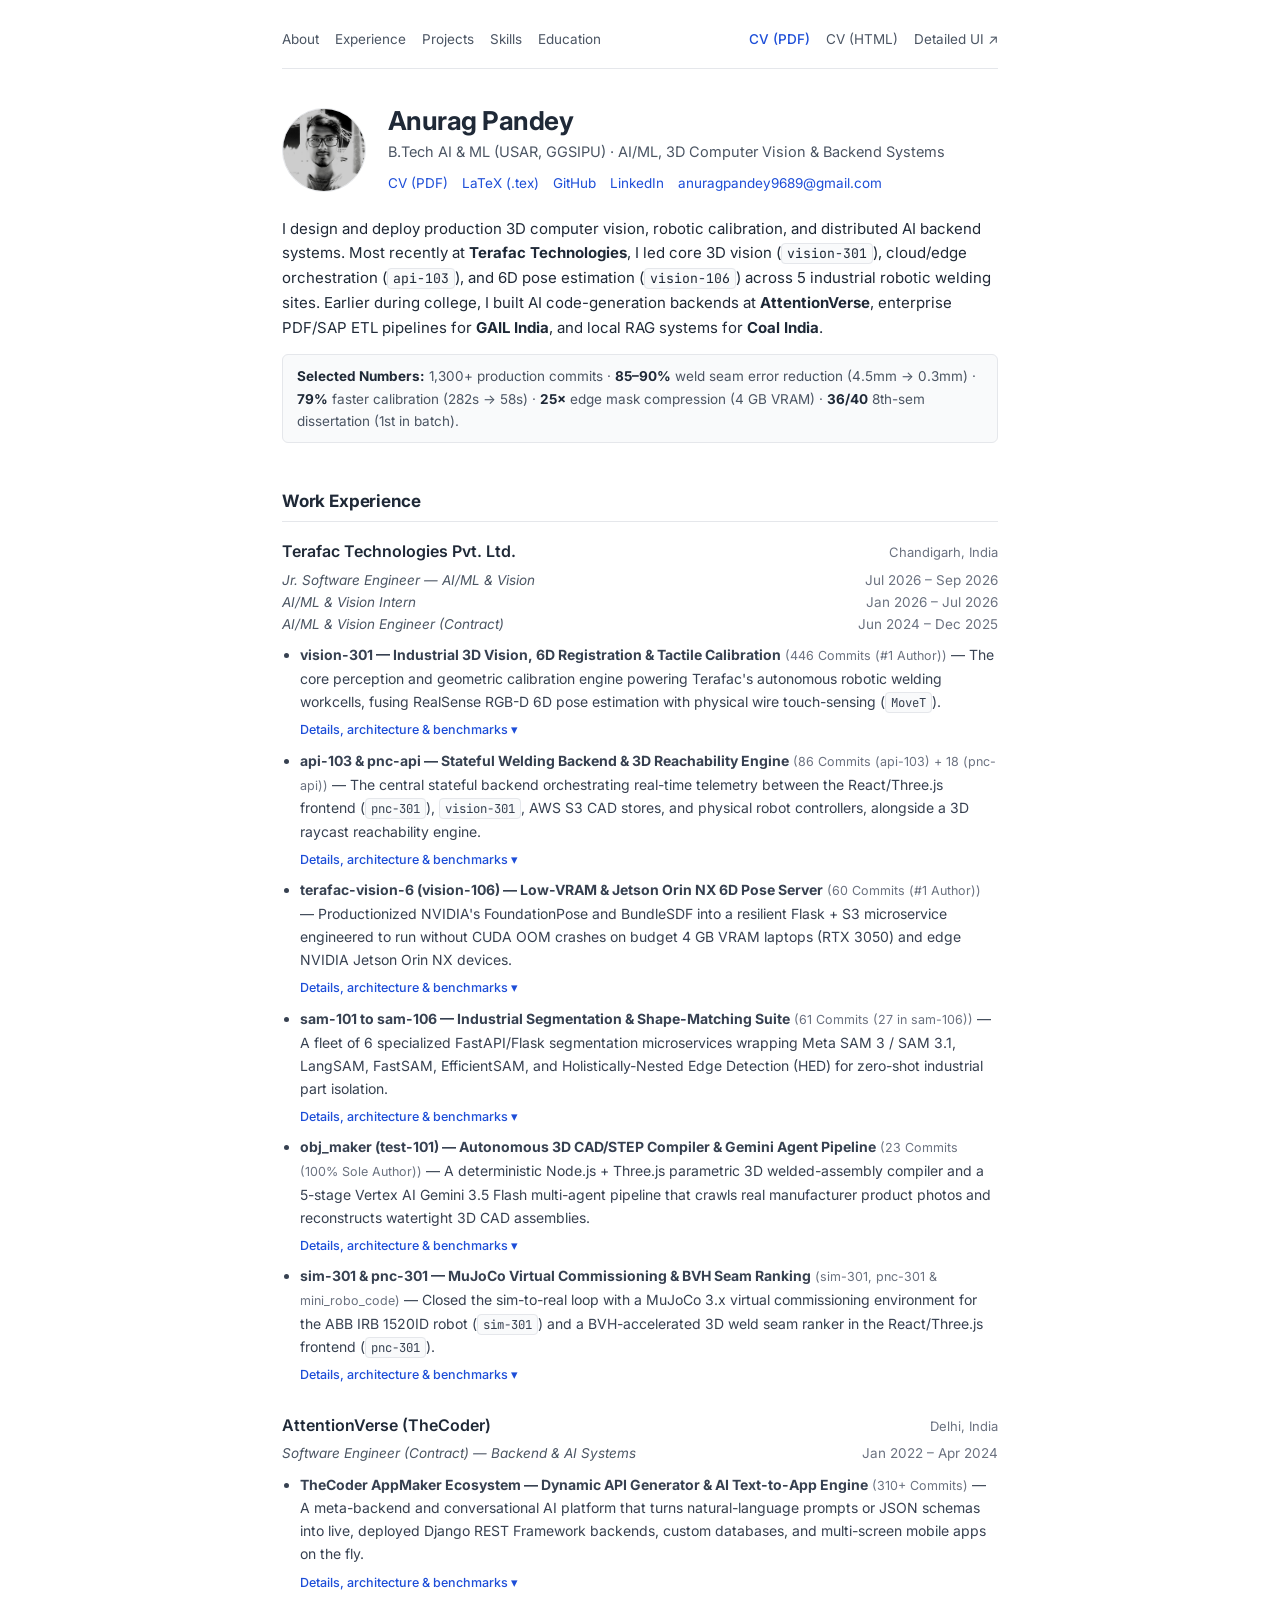
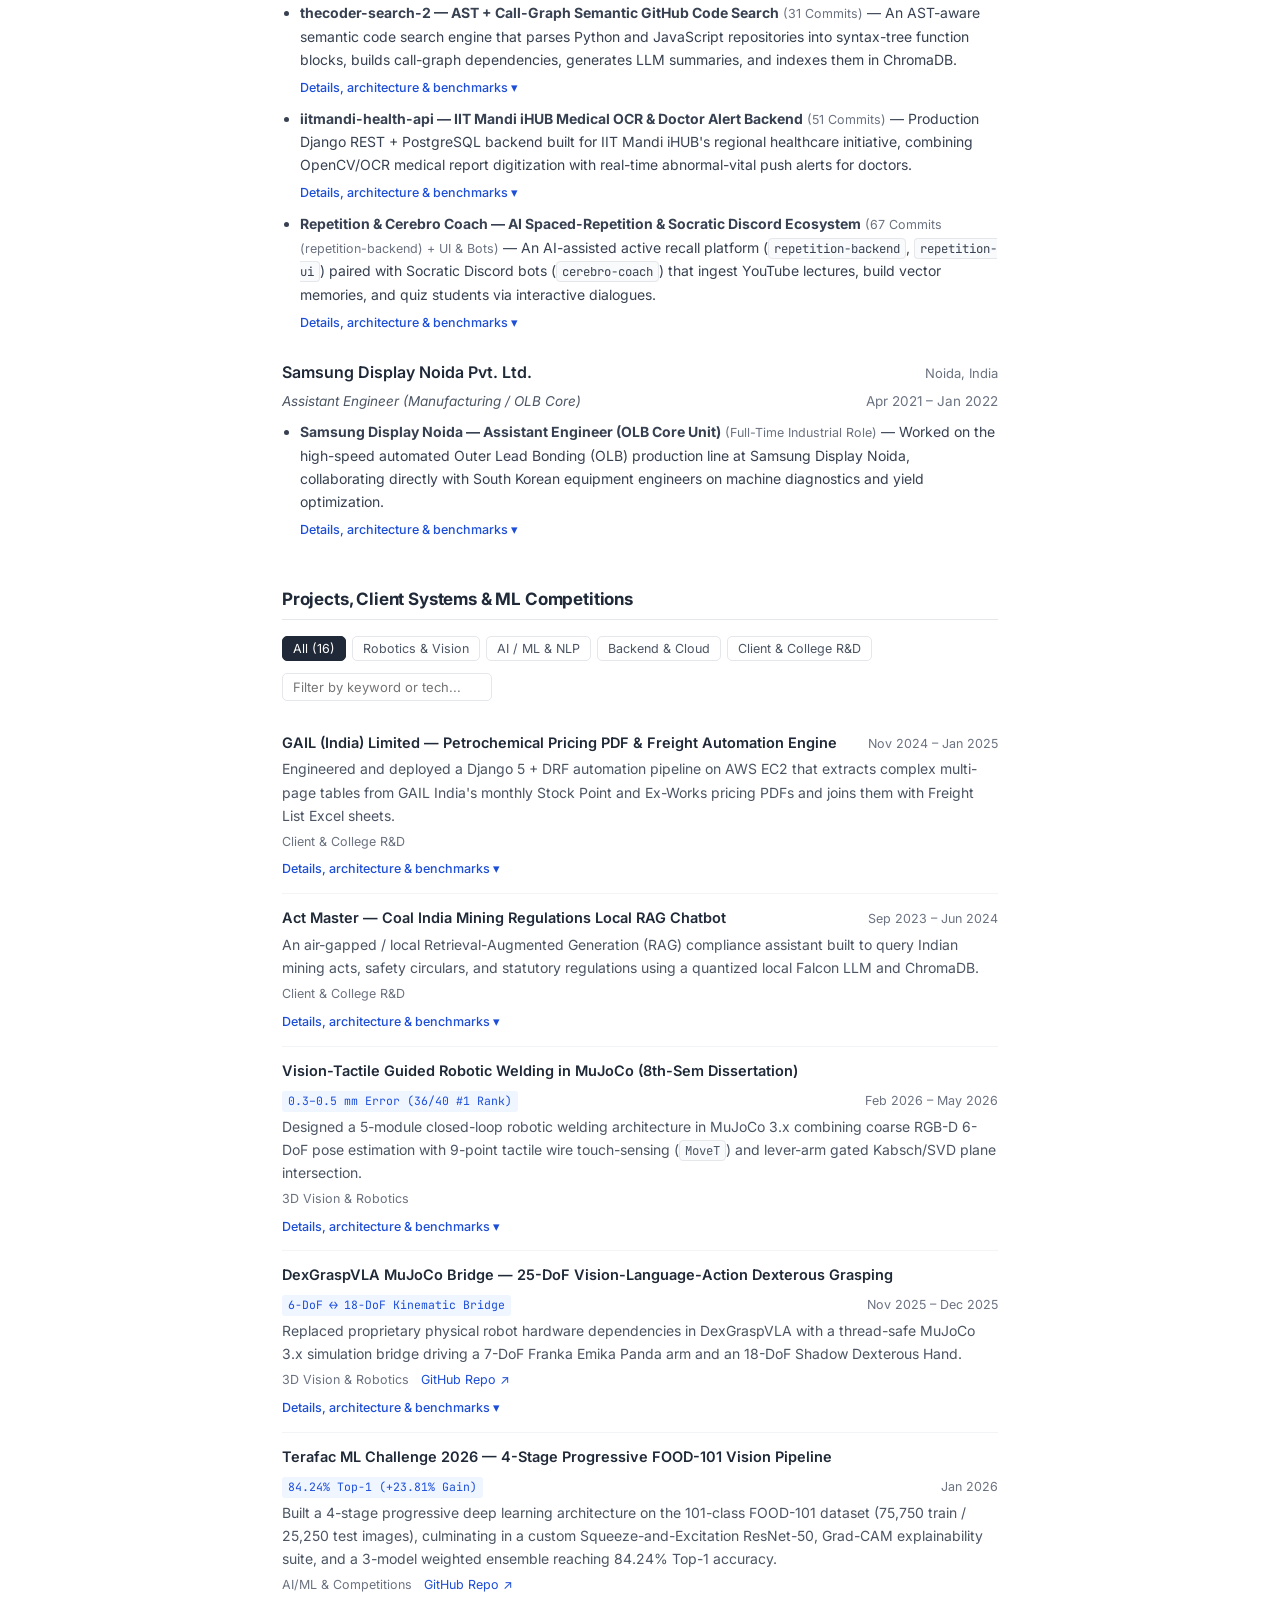
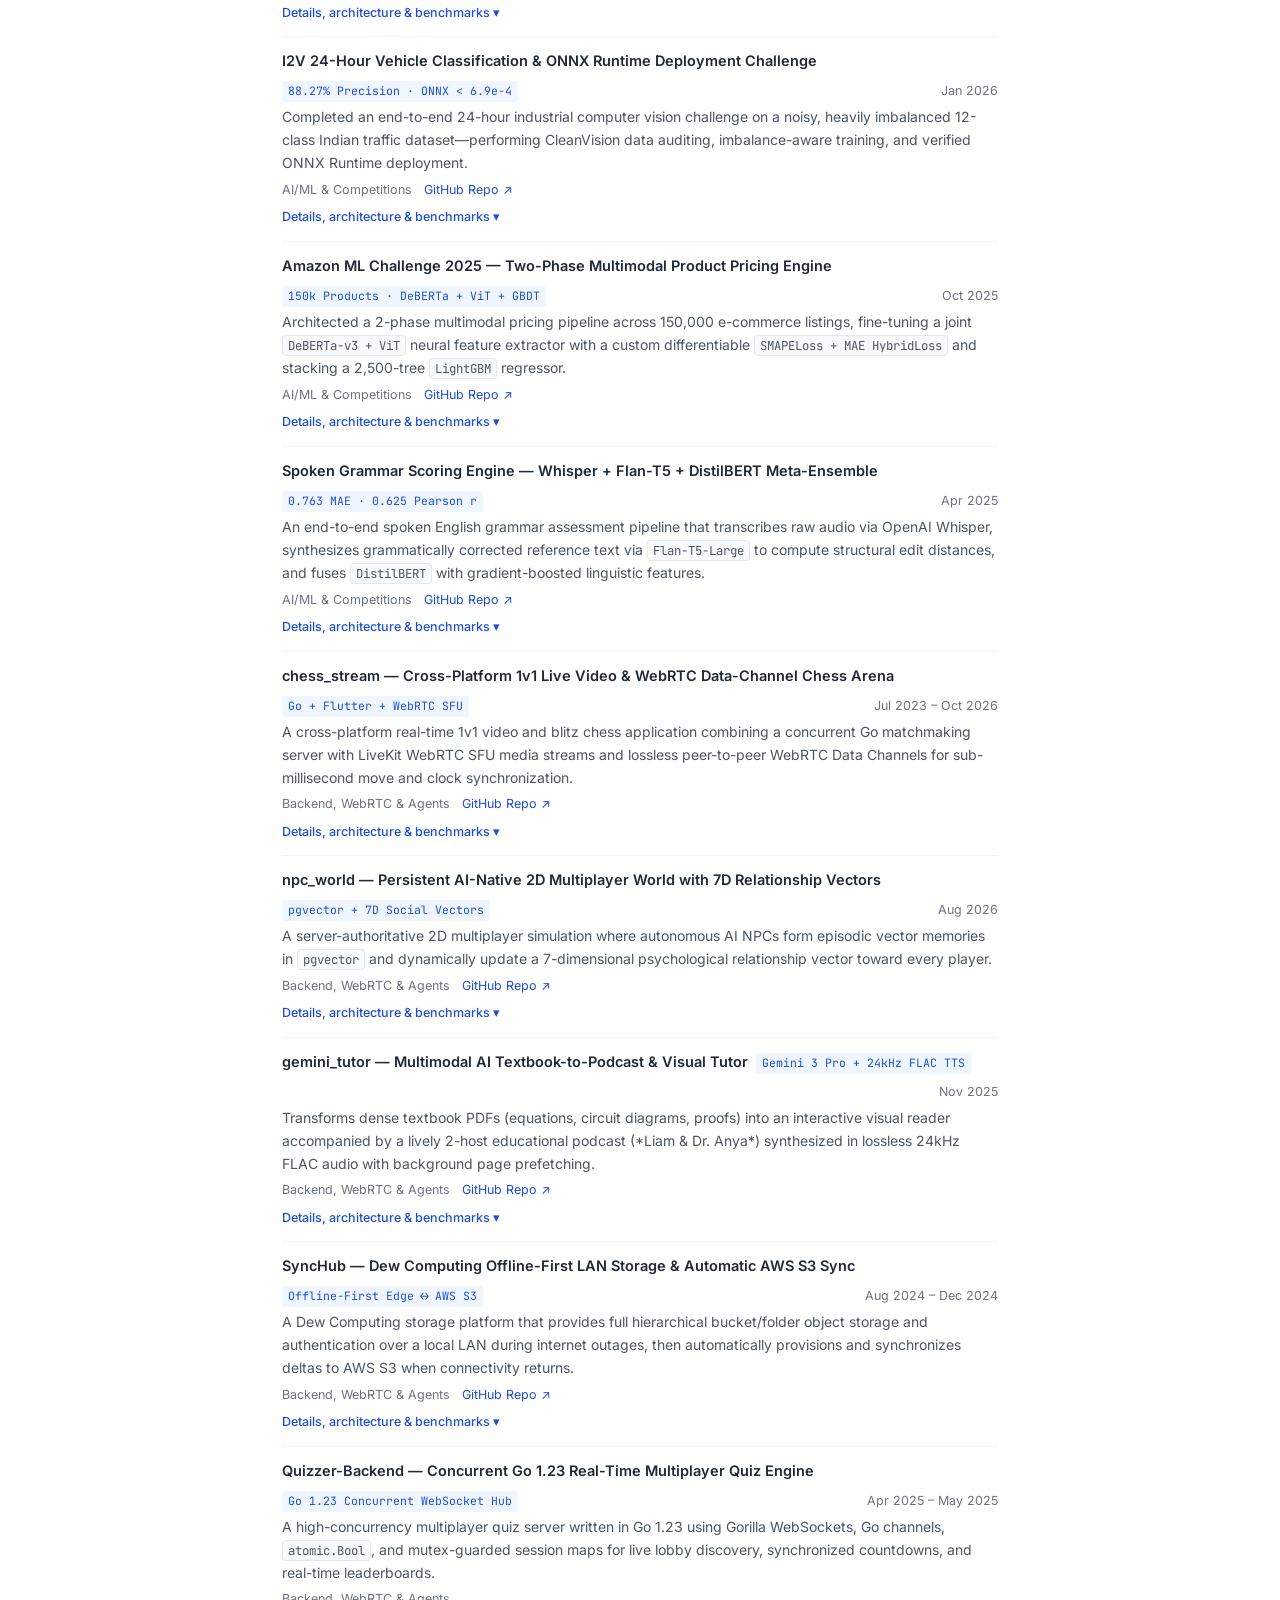
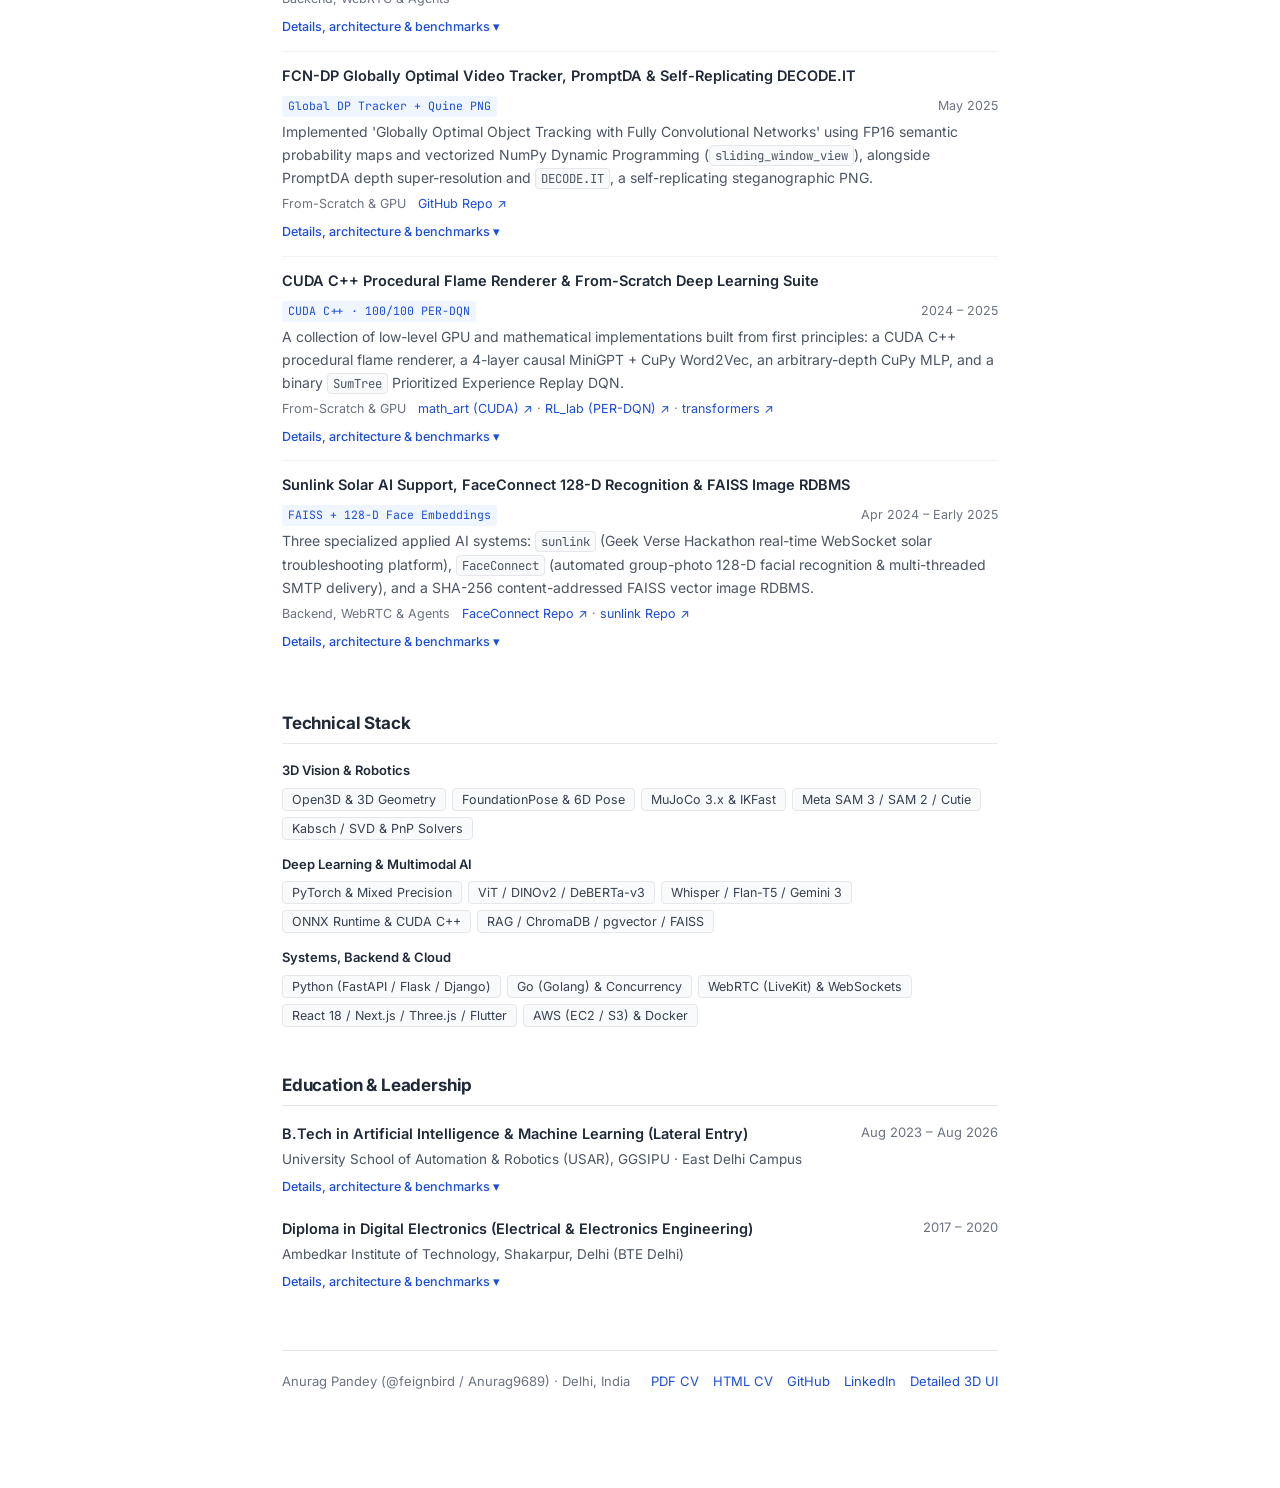
<file: index.html>
<!DOCTYPE html>
<html lang="en">
<head>
  <meta charset="UTF-8" />
  <meta name="viewport" content="width=device-width, initial-scale=1.0" />
  <title>Anurag Pandey — AI/ML, 3D Computer Vision &amp; Backend Systems Engineer</title>
  <meta name="description" content="Portfolio of Anurag Pandey (@feignbird / Anurag9689) — AI/ML, 3D Computer Vision, Robotics & Backend Systems Engineer." />
  <link rel="preconnect" href="https://fonts.googleapis.com" />
  <link rel="preconnect" href="https://fonts.gstatic.com" crossorigin />
  <link href="https://fonts.googleapis.com/css2?family=Inter:wght@400;500;600;700&family=JetBrains+Mono:wght@400;500&display=swap" rel="stylesheet" />
  <link rel="stylesheet" href="styles.css" />
</head>
<body>
  <div class="page">
    <nav class="topnav">
      <div class="topnav-links">
        <a href="#top">About</a>
        <a href="#experience">Experience</a>
        <a href="#projects">Projects</a>
        <a href="#skills">Skills</a>
        <a href="#education">Education</a>
      </div>
      <div class="topnav-actions">
        <a href="Anurag_Pandey_Resume.pdf" target="_blank" class="primary-link">CV (PDF)</a>
        <a href="resume.html" target="_blank">CV (HTML)</a>
        <a href="detailed-ui/index.html" title="Open previous detailed 3D workbench UI">Detailed UI ↗</a>
      </div>
    </nav>

    <header id="top">
      <div class="hero">
        <img src="assets/20220822_002536.jpg" alt="Anurag Pandey" class="avatar" />
        <div>
          <h1>Anurag Pandey</h1>
          <div class="hero-sub">B.Tech AI &amp; ML (USAR, GGSIPU) · AI/ML, 3D Computer Vision &amp; Backend Systems</div>
          <div class="hero-links">
            <a href="Anurag_Pandey_Resume.pdf" target="_blank">CV (PDF)</a>
            <a href="Anurag_Pandey_Resume.tex" download>LaTeX (.tex)</a>
            <a href="https://github.com/Anurag9689" target="_blank" rel="noopener">GitHub</a>
            <a href="https://www.linkedin.com/in/-anurag-pandey-/" target="_blank" rel="noopener">LinkedIn</a>
            <a href="mailto:anuragpandey9689@gmail.com">anuragpandey9689@gmail.com</a>
          </div>
        </div>
      </div>

      <p class="bio">
        I design and deploy production 3D computer vision, robotic calibration, and distributed AI backend systems.
        Most recently at <strong>Terafac Technologies</strong>, I led core 3D vision (<code>vision-301</code>), cloud/edge orchestration (<code>api-103</code>), and 6D pose estimation (<code>vision-106</code>) across 5 industrial robotic welding sites. Earlier during college, I built AI code-generation backends at <strong>AttentionVerse</strong>, enterprise PDF/SAP ETL pipelines for <strong>GAIL India</strong>, and local RAG systems for <strong>Coal India</strong>.
      </p>

      <div class="metrics-line">
        <strong>Selected Numbers:</strong> 1,300+ production commits · <strong>85–90%</strong> weld seam error reduction (4.5mm → 0.3mm) · <strong>79%</strong> faster calibration (282s → 58s) · <strong>25×</strong> edge mask compression (4 GB VRAM) · <strong>36/40</strong> 8th-sem dissertation (1st in batch).
      </div>
    </header>

    <section id="experience">
      <h2>Work Experience</h2>

      <!-- Terafac Technologies -->
      <div class="exp-block">
        <div class="exp-header">
          <span class="exp-company">Terafac Technologies Pvt. Ltd.</span>
          <span class="exp-loc">Chandigarh, India</span>
        </div>
        <div class="role-list">
          <div class="role-item"><span>Jr. Software Engineer — AI/ML &amp; Vision</span><span class="role-date">Jul 2026 – Sep 2026</span></div>
          <div class="role-item"><span>AI/ML &amp; Vision Intern</span><span class="role-date">Jan 2026 – Jul 2026</span></div>
          <div class="role-item"><span>AI/ML &amp; Vision Engineer (Contract)</span><span class="role-date">Jun 2024 – Dec 2025</span></div>
        </div>
        <ul class="exp-bullets" id="terafac-bullets"></ul>
      </div>

      <!-- AttentionVerse -->
      <div class="exp-block">
        <div class="exp-header">
          <span class="exp-company">AttentionVerse (TheCoder)</span>
          <span class="exp-loc">Delhi, India</span>
        </div>
        <div class="role-list">
          <div class="role-item"><span>Software Engineer (Contract) — Backend &amp; AI Systems</span><span class="role-date">Jan 2022 – Apr 2024</span></div>
        </div>
        <ul class="exp-bullets" id="attentionverse-bullets"></ul>
      </div>

      <!-- Samsung Display -->
      <div class="exp-block">
        <div class="exp-header">
          <span class="exp-company">Samsung Display Noida Pvt. Ltd.</span>
          <span class="exp-loc">Noida, India</span>
        </div>
        <div class="role-list">
          <div class="role-item"><span>Assistant Engineer (Manufacturing / OLB Core)</span><span class="role-date">Apr 2021 – Jan 2022</span></div>
        </div>
        <ul class="exp-bullets" id="samsung-bullets"></ul>
      </div>
    </section>

    <section id="projects">
      <h2>Projects, Client Systems &amp; ML Competitions</h2>
      <div class="proj-controls">
        <div class="filter-tabs" id="filter-tabs">
          <button type="button" class="filter-btn active" data-filter="all">All (16)</button>
          <button type="button" class="filter-btn" data-filter="robotics">Robotics &amp; Vision</button>
          <button type="button" class="filter-btn" data-filter="aiml">AI / ML &amp; NLP</button>
          <button type="button" class="filter-btn" data-filter="backend">Backend &amp; Cloud</button>
          <button type="button" class="filter-btn" data-filter="client">Client &amp; College R&amp;D</button>
        </div>
        <input type="search" id="proj-search" class="proj-search" placeholder="Filter by keyword or tech..." aria-label="Filter projects" />
      </div>
      <div id="projects-list"></div>
    </section>

    <section id="skills">
      <h2>Technical Stack</h2>
      <div id="skills-container"></div>
      <div id="skill-proof" class="skill-proof"></div>
    </section>

    <section id="education">
      <h2>Education &amp; Leadership</h2>
      <div id="education-list"></div>
    </section>

    <footer>
      <div>Anurag Pandey (@feignbird / Anurag9689) · Delhi, India</div>
      <div class="footer-links">
        <a href="Anurag_Pandey_Resume.pdf" target="_blank">PDF CV</a>
        <a href="resume.html" target="_blank">HTML CV</a>
        <a href="https://github.com/Anurag9689" target="_blank" rel="noopener">GitHub</a>
        <a href="https://www.linkedin.com/in/-anurag-pandey-/" target="_blank" rel="noopener">LinkedIn</a>
        <a href="detailed-ui/index.html">Detailed 3D UI</a>
      </div>
    </footer>
  </div>

  <script src="data.js"></script>
  <script src="script.js"></script>
</body>
</html>
</file>
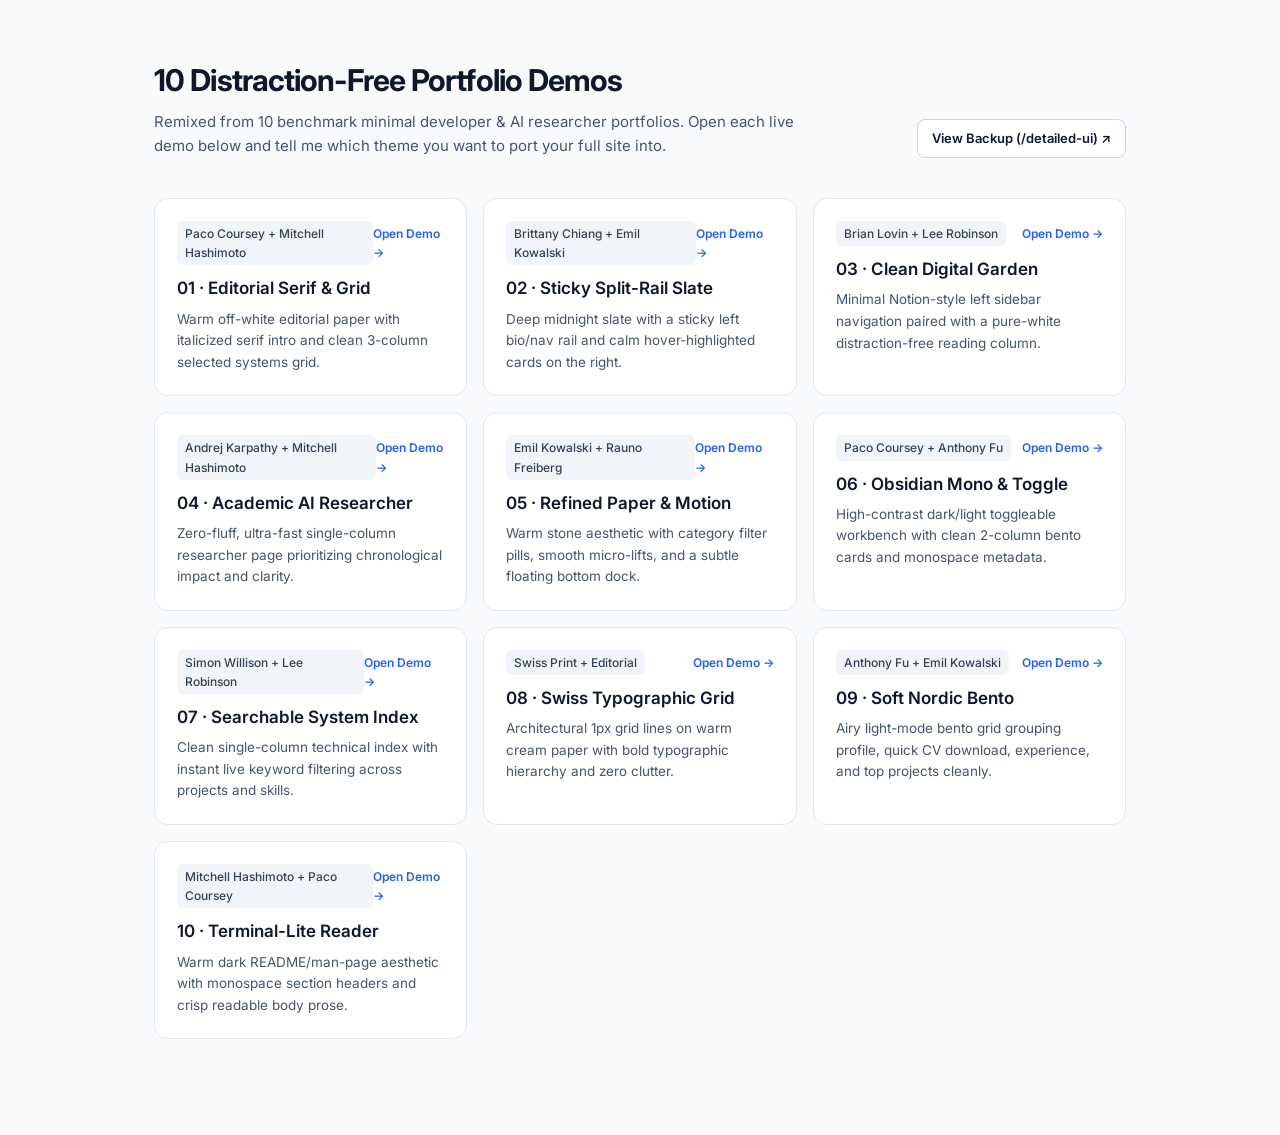
<file: demos/index.html>
<!DOCTYPE html>
<html lang="en">
<head>
<meta charset="UTF-8"><meta name="viewport" content="width=device-width, initial-scale=1.0">
<title>10 Distraction-Free Portfolio Demos — Anurag Pandey</title>
<link rel="preconnect" href="https://fonts.googleapis.com"><link rel="preconnect" href="https://fonts.gstatic.com" crossorigin><link href="https://fonts.googleapis.com/css2?family=Instrument+Serif:ital@0;1&family=Inter:wght@400;500;600;700&family=JetBrains+Mono:wght@400;500&family=Newsreader:ital,opsz,wght@0,6..72,400;0,6..72,500;1,6..72,400&display=swap" rel="stylesheet">
<style>
  * { box-sizing: border-box; margin: 0; padding: 0; }
  body { background: #f8fafc; color: #0f172a; font-family: 'Inter', system-ui, sans-serif; line-height: 1.6; }
  .wrap { max-width: 1020px; margin: 0 auto; padding: 56px 24px 96px; }
  header { margin-bottom: 40px; display: flex; justify-content: space-between; align-items: flex-end; flex-wrap: wrap; gap: 16px; }
  h1 { font-size: 30px; font-weight: 700; letter-spacing: -0.03em; }
  .sub { color: #475569; font-size: 15px; margin-top: 6px; max-width: 640px; }
  .backup-link { padding: 8px 14px; background: #fff; border: 1px solid #cbd5e1; border-radius: 8px; text-decoration: none; color: #0f172a; font-size: 13px; font-weight: 600; }
  .backup-link:hover { border-color: #0f172a; }
  .grid { display: grid; grid-template-columns: repeat(auto-fit, minmax(290px, 1fr)); gap: 16px; }
  .card { display: block; background: #fff; border: 1px solid #e2e8f0; border-radius: 14px; padding: 22px; text-decoration: none; color: inherit; transition: transform .2s, box-shadow .2s, border-color .2s; }
  .card:hover { transform: translateY(-2px); box-shadow: 0 10px 24px rgba(15,23,42,0.06); border-color: #94a3b8; }
  .card-top { display: flex; justify-content: space-between; align-items: center; margin-bottom: 10px; font-size: 12px; }
  .badge { background: #f1f5f9; color: #334155; padding: 3px 8px; border-radius: 6px; font-weight: 500; }
  .arrow { color: #2563eb; font-weight: 600; }
  .card h3 { font-size: 17px; font-weight: 600; margin-bottom: 6px; }
  .card p { font-size: 13.5px; color: #475569; }
</style>
</head>
<body>
<div class="wrap">
  <header>
    <div>
      <h1>10 Distraction-Free Portfolio Demos</h1>
      <p class="sub">Remixed from 10 benchmark minimal developer &amp; AI researcher portfolios. Open each live demo below and tell me which theme you want to port your full site into.</p>
    </div>
    <a href="../detailed-ui/index.html" class="backup-link">View Backup (/detailed-ui) ↗</a>
  </header>
  <div class="grid">
  <a href="demo-01.html" class="card">
    <div class="card-top">
      <span class="badge">Paco Coursey + Mitchell Hashimoto</span>
      <span class="arrow">Open Demo →</span>
    </div>
    <h3>01 · Editorial Serif &amp; Grid</h3>
    <p>Warm off-white editorial paper with italicized serif intro and clean 3-column selected systems grid.</p>
  </a>


  <a href="demo-02.html" class="card">
    <div class="card-top">
      <span class="badge">Brittany Chiang + Emil Kowalski</span>
      <span class="arrow">Open Demo →</span>
    </div>
    <h3>02 · Sticky Split-Rail Slate</h3>
    <p>Deep midnight slate with a sticky left bio/nav rail and calm hover-highlighted cards on the right.</p>
  </a>


  <a href="demo-03.html" class="card">
    <div class="card-top">
      <span class="badge">Brian Lovin + Lee Robinson</span>
      <span class="arrow">Open Demo →</span>
    </div>
    <h3>03 · Clean Digital Garden</h3>
    <p>Minimal Notion-style left sidebar navigation paired with a pure-white distraction-free reading column.</p>
  </a>


  <a href="demo-04.html" class="card">
    <div class="card-top">
      <span class="badge">Andrej Karpathy + Mitchell Hashimoto</span>
      <span class="arrow">Open Demo →</span>
    </div>
    <h3>04 · Academic AI Researcher</h3>
    <p>Zero-fluff, ultra-fast single-column researcher page prioritizing chronological impact and clarity.</p>
  </a>


  <a href="demo-05.html" class="card">
    <div class="card-top">
      <span class="badge">Emil Kowalski + Rauno Freiberg</span>
      <span class="arrow">Open Demo →</span>
    </div>
    <h3>05 · Refined Paper &amp; Motion</h3>
    <p>Warm stone aesthetic with category filter pills, smooth micro-lifts, and a subtle floating bottom dock.</p>
  </a>


  <a href="demo-06.html" class="card">
    <div class="card-top">
      <span class="badge">Paco Coursey + Anthony Fu</span>
      <span class="arrow">Open Demo →</span>
    </div>
    <h3>06 · Obsidian Mono &amp; Toggle</h3>
    <p>High-contrast dark/light toggleable workbench with clean 2-column bento cards and monospace metadata.</p>
  </a>


  <a href="demo-07.html" class="card">
    <div class="card-top">
      <span class="badge">Simon Willison + Lee Robinson</span>
      <span class="arrow">Open Demo →</span>
    </div>
    <h3>07 · Searchable System Index</h3>
    <p>Clean single-column technical index with instant live keyword filtering across projects and skills.</p>
  </a>


  <a href="demo-08.html" class="card">
    <div class="card-top">
      <span class="badge">Swiss Print + Editorial</span>
      <span class="arrow">Open Demo →</span>
    </div>
    <h3>08 · Swiss Typographic Grid</h3>
    <p>Architectural 1px grid lines on warm cream paper with bold typographic hierarchy and zero clutter.</p>
  </a>


  <a href="demo-09.html" class="card">
    <div class="card-top">
      <span class="badge">Anthony Fu + Emil Kowalski</span>
      <span class="arrow">Open Demo →</span>
    </div>
    <h3>09 · Soft Nordic Bento</h3>
    <p>Airy light-mode bento grid grouping profile, quick CV download, experience, and top projects cleanly.</p>
  </a>


  <a href="demo-10.html" class="card">
    <div class="card-top">
      <span class="badge">Mitchell Hashimoto + Paco Coursey</span>
      <span class="arrow">Open Demo →</span>
    </div>
    <h3>10 · Terminal-Lite Reader</h3>
    <p>Warm dark README/man-page aesthetic with monospace section headers and crisp readable body prose.</p>
  </a>
</div>
</div>
</body>
</html>
</file>
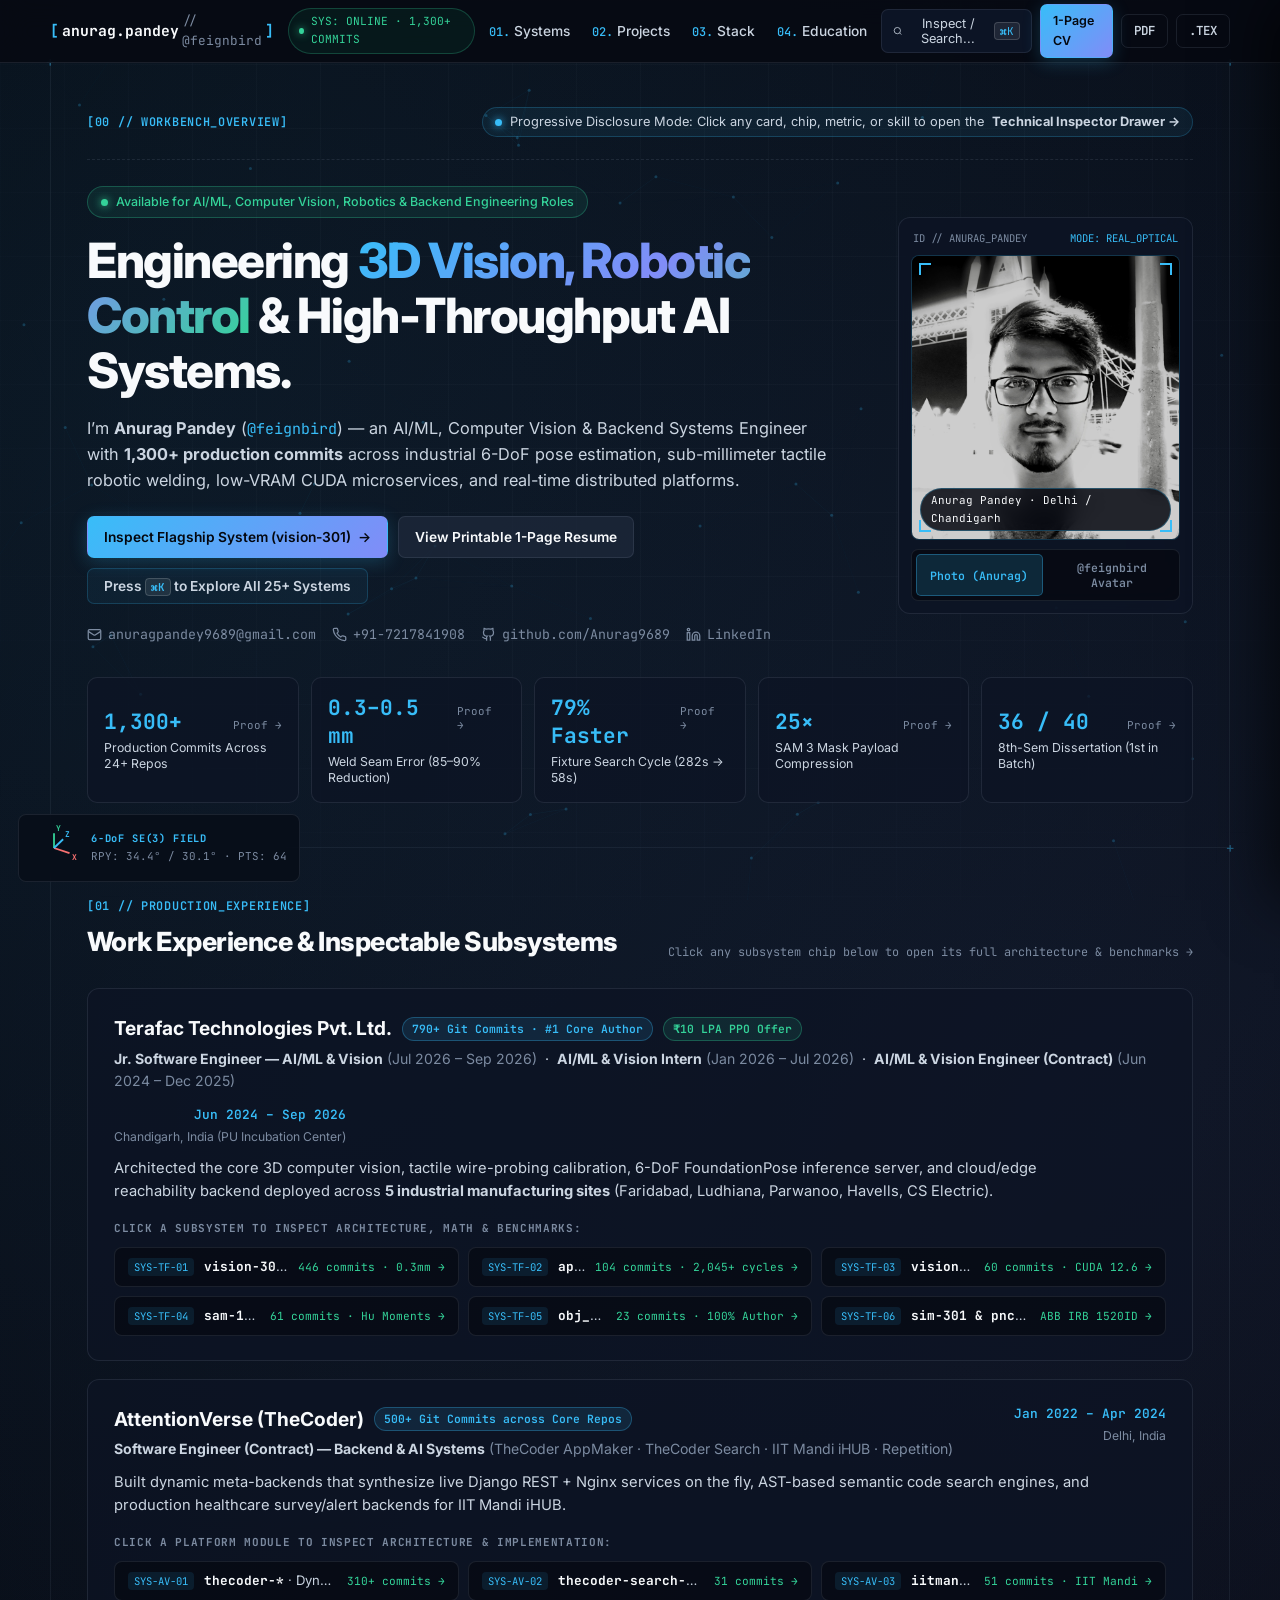
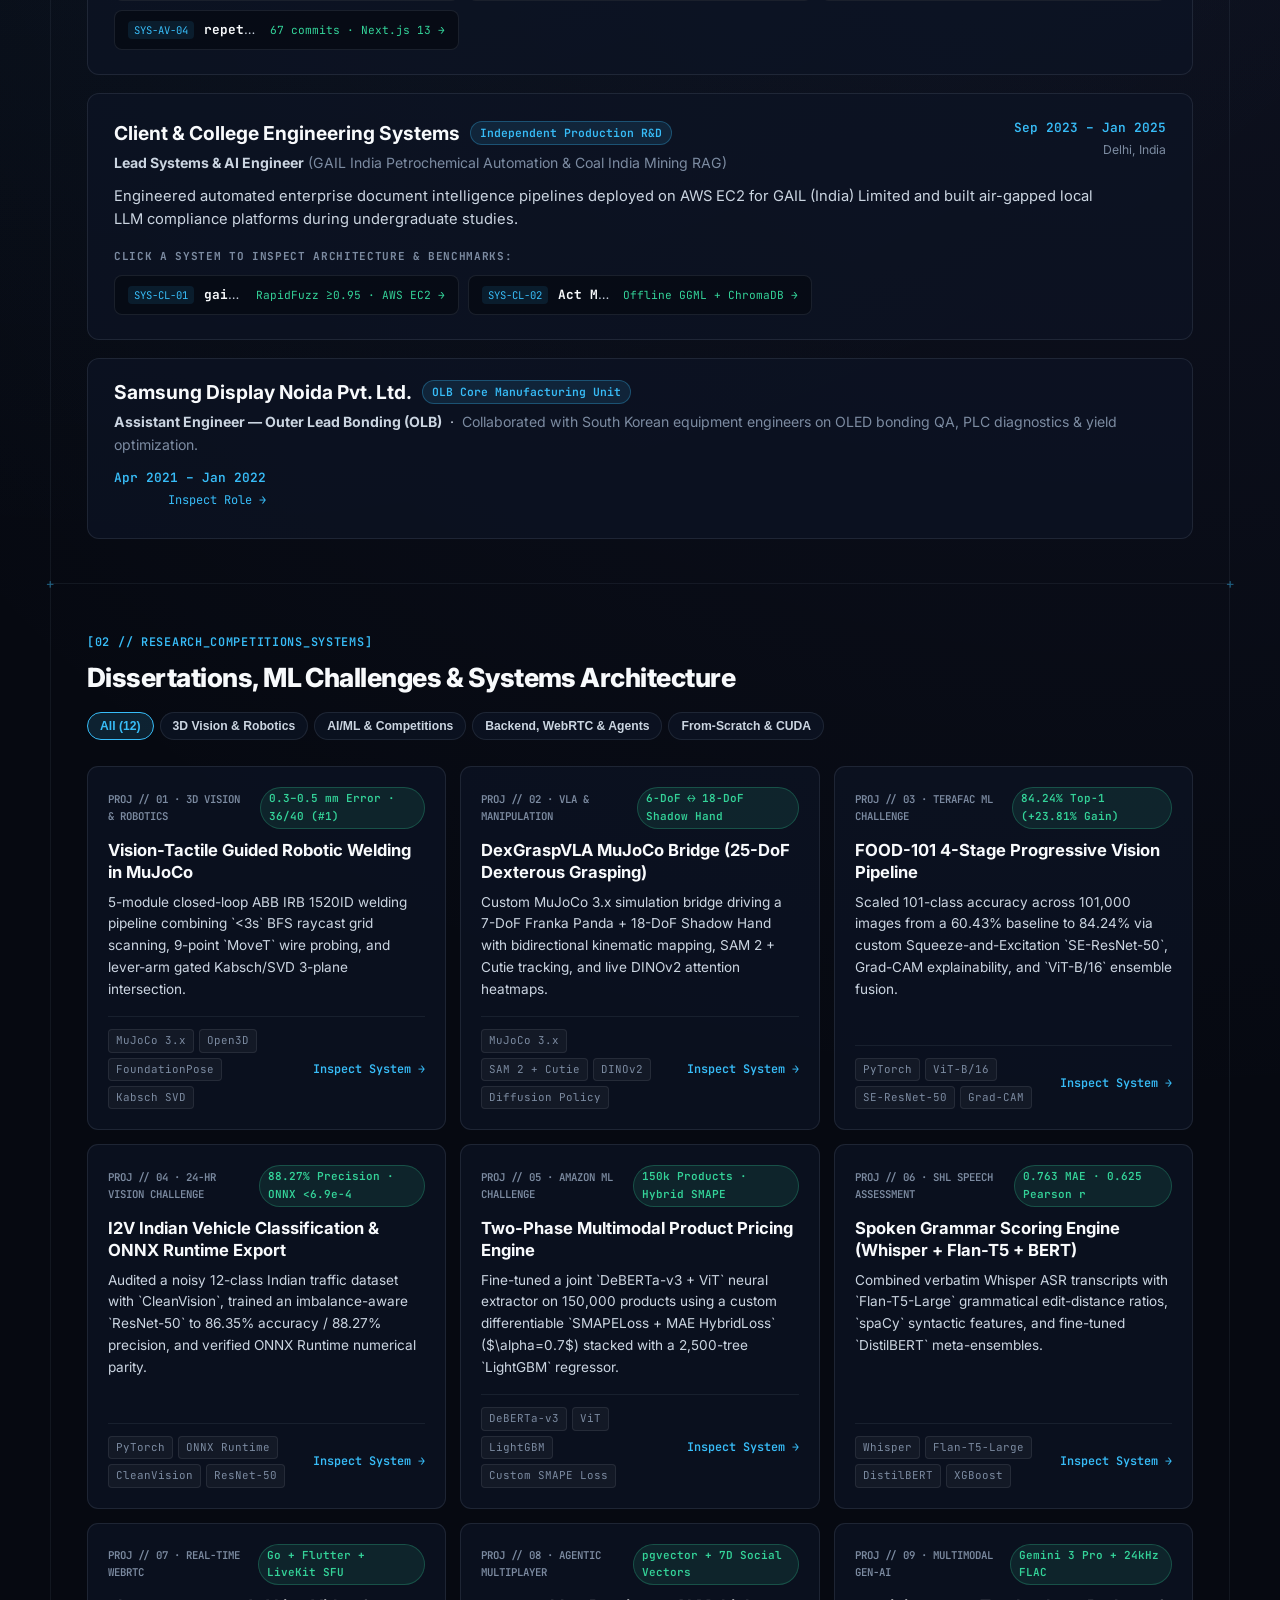
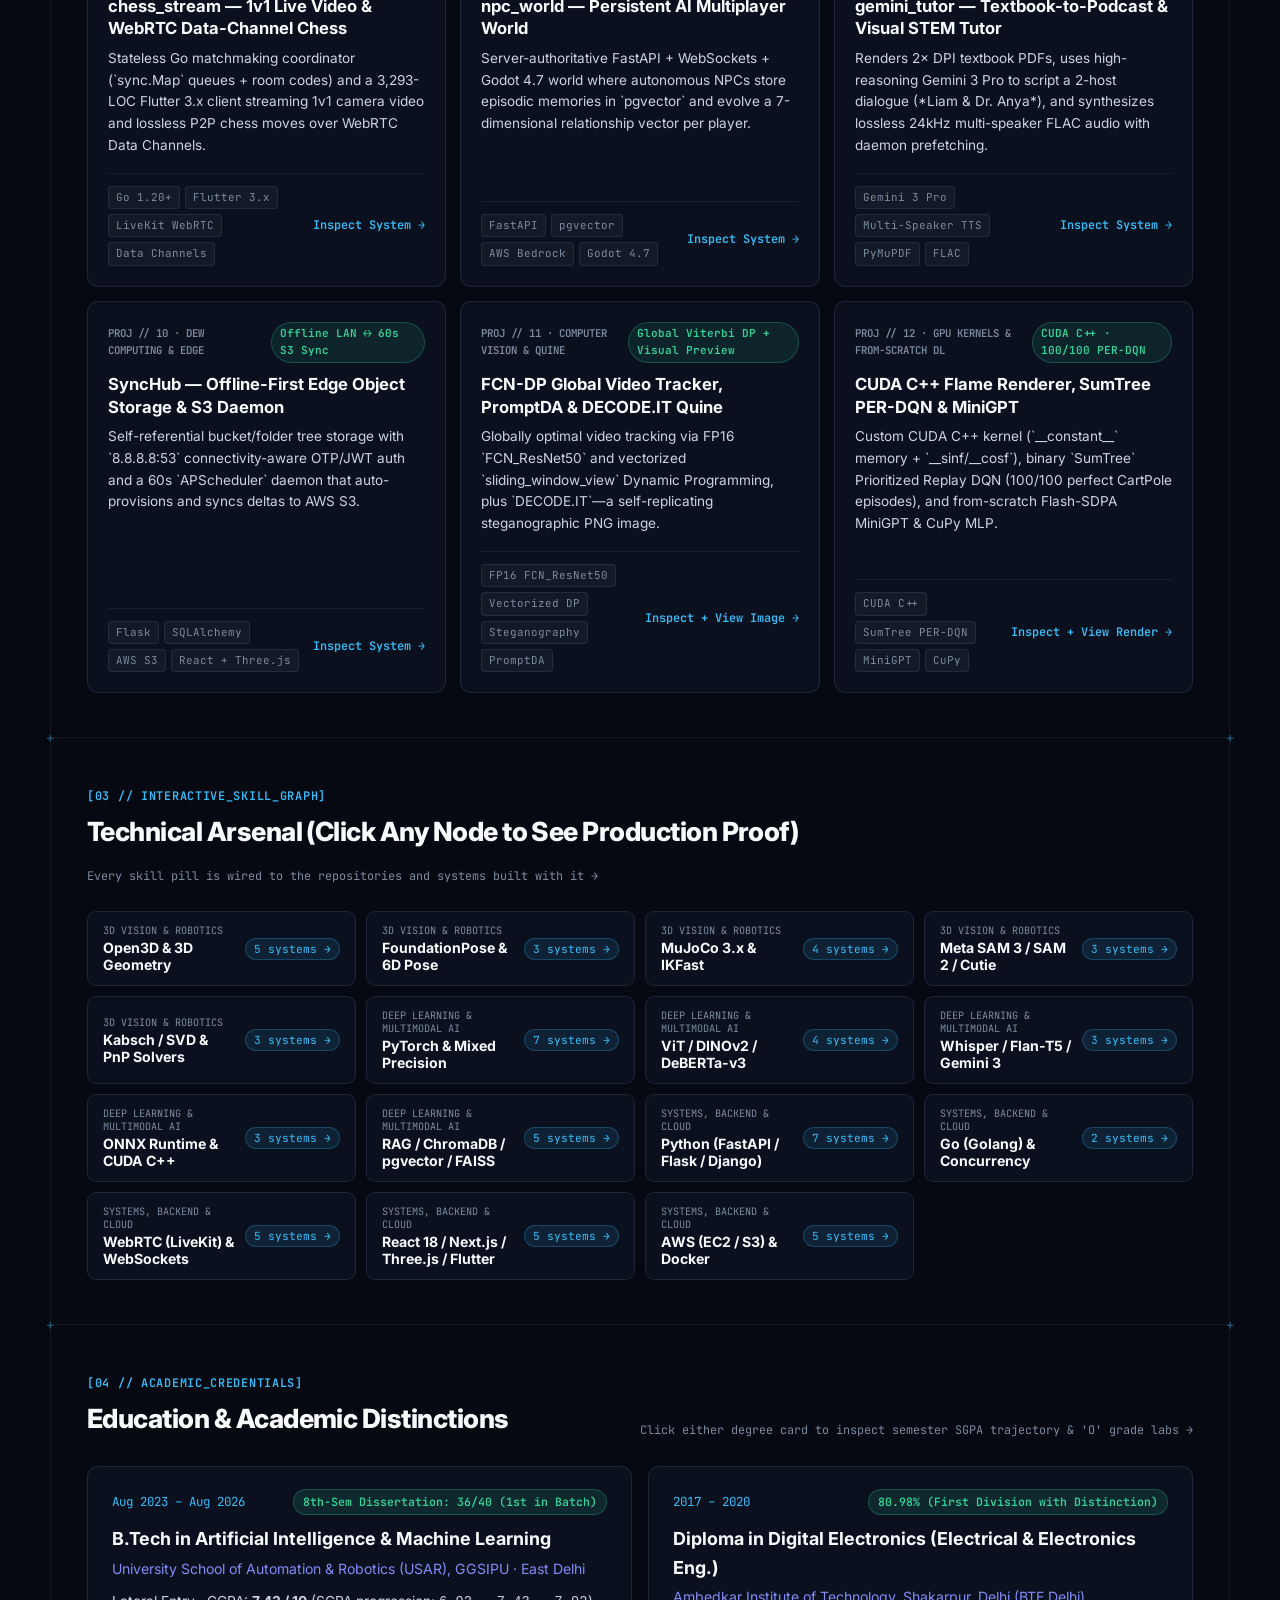
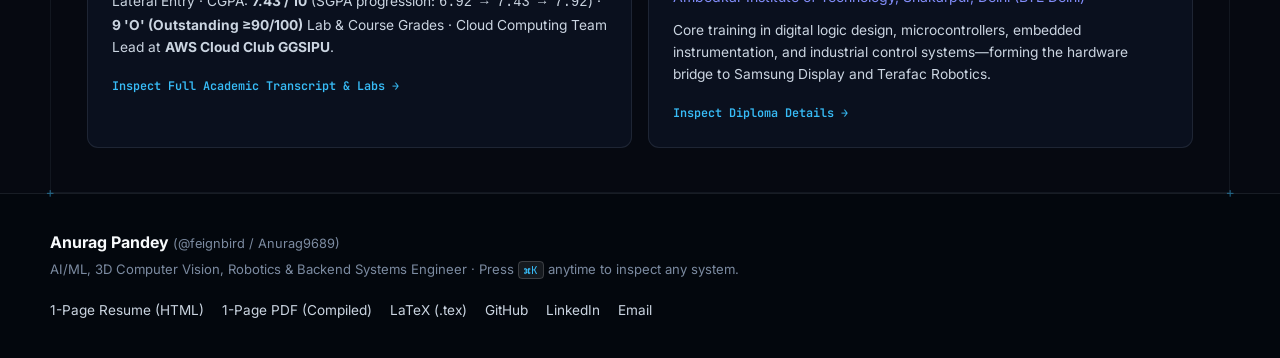
<file: detailed-ui/index.html>
<!DOCTYPE html>
<html lang="en">
<head>
  <meta charset="UTF-8" />
  <meta name="viewport" content="width=device-width, initial-scale=1.0" />
  <title>Anurag Pandey (@feignbird) — AI/ML, 3D Computer Vision &amp; Robotics Systems Engineer</title>
  <meta name="description" content="Systems & AI Engineering Workbench of Anurag Pandey (@feignbird / Anurag9689) — AI/ML, 3D Computer Vision, Robotics & Backend Systems Engineer. 1,300+ production commits across 6-DoF pose estimation, tactile robotic welding, MuJoCo simulation, and distributed microservices." />
  <link rel="preconnect" href="https://fonts.googleapis.com" />
  <link rel="preconnect" href="https://fonts.gstatic.com" crossorigin />
  <link href="https://fonts.googleapis.com/css2?family=Inter:wght@300;400;500;600;700;800&family=JetBrains+Mono:wght@400;500;600;700&display=swap" rel="stylesheet" />
  <link rel="stylesheet" href="styles.css" />
</head>
<body>
  <!-- Interactive 3D Point-Cloud Canvas Background -->
  <canvas id="bg-canvas" aria-hidden="true"></canvas>

  <!-- Blueprint Grid Overlay -->
  <div class="blueprint-grid" aria-hidden="true"></div>

  <!-- Bottom-Left 3D Coordinate Triad HUD -->
  <div class="hud-triad" aria-hidden="true" title="Live 3D Point-Cloud Telemetry">
    <canvas id="triad-canvas" width="54" height="54"></canvas>
    <div class="triad-meta">
      <span class="triad-title">6-DoF SE(3) FIELD</span>
      <span class="triad-coords" id="triad-coords">RPY: 0.0° / 0.0° · PTS: 75</span>
    </div>
  </div>

  <!-- Top IDE / HUD Telemetry Bar -->
  <header class="navbar">
    <div class="nav-container">
      <div class="nav-left">
        <a href="#top" class="brand">
          <span class="brand-bracket">[</span>
          <span class="brand-name">anurag.pandey</span>
          <span class="brand-alias">// @feignbird</span>
          <span class="brand-bracket">]</span>
        </a>
        <div class="telemetry-pill hide-mobile">
          <span class="status-led"></span>
          <span>SYS: ONLINE · 1,300+ COMMITS</span>
        </div>
      </div>

      <nav class="nav-links">
        <a href="#experience"><span class="nav-idx">01.</span>Systems</a>
        <a href="#projects"><span class="nav-idx">02.</span>Projects</a>
        <a href="#skills"><span class="nav-idx">03.</span>Stack</a>
        <a href="#education"><span class="nav-idx">04.</span>Education</a>
      </nav>

      <div class="nav-actions">
        <button type="button" class="cmdk-trigger" id="cmdk-open-btn" title="Open Command Palette (Ctrl+K / ⌘K)">
          <svg width="14" height="14" viewBox="0 0 24 24" fill="none" stroke="currentColor" stroke-width="2"><circle cx="11" cy="11" r="8"/><line x1="21" y1="21" x2="16.65" y2="16.65"/></svg>
          <span>Inspect / Search...</span>
          <kbd>⌘K</kbd>
        </button>
        <a href="../resume.html" target="_blank" class="btn btn-primary btn-sm">1-Page CV</a>
        <a href="../Anurag_Pandey_Resume.pdf" download class="btn btn-outline btn-sm hide-sm" title="Download Compiled 1-Page PDF">PDF</a>
        <a href="../Anurag_Pandey_Resume.tex" download class="btn btn-outline btn-sm hide-sm" title="Download LaTeX Resume Source">.TEX</a>
      </div>
    </div>
  </header>

  <main id="top" class="workbench-shell">
    <!-- ====================================================================
         [00 // HERO & TELEMETRY WORKBENCH]
         ==================================================================== -->
    <section class="hero-section blueprint-cell">
      <span class="crosshair ch-tl">+</span>
      <span class="crosshair ch-tr">+</span>
      <span class="crosshair ch-bl">+</span>
      <span class="crosshair ch-br">+</span>

      <div class="coord-bar">
        <span class="coord-tag">[00 // WORKBENCH_OVERVIEW]</span>
        <span class="coord-hint">
          <span class="pulse-dot"></span>
          Progressive Disclosure Mode: Click any card, chip, metric, or skill to open the <strong>Technical Inspector Drawer →</strong>
        </span>
      </div>

      <div class="hero-grid">
        <div class="hero-content">
          <div class="status-pill">
            <span class="status-dot"></span>
            Available for AI/ML, Computer Vision, Robotics &amp; Backend Engineering Roles
          </div>

          <h1 class="hero-title">
            Engineering <span class="gradient-text">3D Vision, Robotic Control</span> &amp; High-Throughput AI Systems.
          </h1>

          <p class="hero-subtitle">
            I’m <strong>Anurag Pandey</strong> (<span class="mono-accent">@feignbird</span>) — an AI/ML, Computer Vision &amp; Backend Systems Engineer with <strong>1,300+ production commits</strong> across industrial 6-DoF pose estimation, sub-millimeter tactile robotic welding, low-VRAM CUDA microservices, and real-time distributed platforms.
          </p>

          <div class="hero-cta">
            <button type="button" class="btn btn-primary" data-inspect="vision-301">
              <span>Inspect Flagship System (vision-301)</span>
              <span class="btn-arrow">→</span>
            </button>
            <a href="../resume.html" target="_blank" class="btn btn-secondary">
              View Printable 1-Page Resume
            </a>
            <button type="button" class="btn btn-ghost" id="hero-cmdk-btn">
              <span>Press <kbd>⌘K</kbd> to Explore All 25+ Systems</span>
            </button>
          </div>

          <div class="quick-links">
            <a href="mailto:anuragpandey9689@gmail.com" class="quick-link">
              <svg width="15" height="15" viewBox="0 0 24 24" fill="none" stroke="currentColor" stroke-width="2"><rect x="2" y="4" width="20" height="16" rx="2"/><path d="m22 7-8.97 5.7a1.94 1.94 0 0 1-2.06 0L2 7"/></svg>
              anuragpandey9689@gmail.com
            </a>
            <a href="tel:+917217841908" class="quick-link">
              <svg width="15" height="15" viewBox="0 0 24 24" fill="none" stroke="currentColor" stroke-width="2"><path d="M22 16.92v3a2 2 0 0 1-2.18 2 19.79 19.79 0 0 1-8.63-3.07 19.5 19.5 0 0 1-6-6 19.79 19.79 0 0 1-3.07-8.67A2 2 0 0 1 4.11 2h3a2 2 0 0 1 2 1.72 12.84 12.84 0 0 0 .7 2.81 2 2 0 0 1-.45 2.11L8.09 9.91a16 16 0 0 0 6 6l1.27-1.27a2 2 0 0 1 2.11-.45 12.84 12.84 0 0 0 2.81.7A2 2 0 0 1 22 16.92z"/></svg>
              +91-7217841908
            </a>
            <a href="https://github.com/Anurag9689" target="_blank" rel="noopener" class="quick-link">
              <svg width="15" height="15" viewBox="0 0 24 24" fill="none" stroke="currentColor" stroke-width="2"><path d="M15 22v-4a4.8 4.8 0 0 0-1-3.5c3 0 6-2 6-5.5.08-1.25-.27-2.48-1-3.5.28-1.15.28-2.35 0-3.5 0 0-1 0-3 1.5-2.64-.5-5.36-.5-8 0C6 2 5 2 5 2c-.3 1.15-.3 2.35 0 3.5A5.403 5.403 0 0 0 4 9c0 3.5 3 5.5 6 5.5-.39.49-.68 1.05-.85 1.65-.17.6-.22 1.23-.15 1.85v4"/><path d="M9 18c-4.51 2-5-2-7-2"/></svg>
              github.com/Anurag9689
            </a>
            <a href="https://www.linkedin.com/in/-anurag-pandey-/" target="_blank" rel="noopener" class="quick-link">
              <svg width="15" height="15" viewBox="0 0 24 24" fill="none" stroke="currentColor" stroke-width="2"><path d="M16 8a6 6 0 0 1 6 6v7h-4v-7a2 2 0 0 0-2-2 2 2 0 0 0-2 2v7h-4v-7a6 6 0 0 1 6-6z"/><rect x="2" y="9" width="4" height="12"/><circle cx="4" cy="4" r="2"/></svg>
              LinkedIn
            </a>
          </div>
        </div>

        <!-- Technical HUD Portrait & @feignbird Avatar Frame -->
        <div class="hero-profile-card spotlight-card">
          <div class="hud-header">
            <span class="hud-id">ID // ANURAG_PANDEY</span>
            <span class="hud-mode" id="hud-mode-label">MODE: REAL_OPTICAL</span>
          </div>
          <div class="profile-image-frame">
            <span class="hud-corner hc-tl"></span>
            <span class="hud-corner hc-tr"></span>
            <span class="hud-corner hc-bl"></span>
            <span class="hud-corner hc-br"></span>
            <img id="profile-img-real" src="../assets/20220822_002536.jpg" alt="Anurag Pandey" class="profile-img active" />
            <img id="profile-img-avatar" src="../assets/AnuragAvatar1.jpeg" alt="feignbird Avatar" class="profile-img" />
            <div class="profile-badge-overlay">
              <span class="badge-tag" id="profile-caption">Anurag Pandey · Delhi / Chandigarh</span>
            </div>
          </div>
          <div class="profile-switcher" role="group" aria-label="Switch between photo and avatar">
            <button type="button" class="switch-btn active" data-target="real">
              Photo (Anurag)
            </button>
            <button type="button" class="switch-btn" data-target="avatar">
              @feignbird Avatar
            </button>
          </div>
        </div>
      </div>

      <!-- 5 Interactive Telemetry Metric Cards (Click to Inspect Proof) -->
      <div class="metrics-bar">
        <button type="button" class="metric-card spotlight-card" data-inspect="metric-commits">
          <div class="metric-top">
            <span class="metric-value">1,300+</span>
            <span class="inspect-cue">Proof →</span>
          </div>
          <span class="metric-label">Production Commits Across 24+ Repos</span>
        </button>

        <button type="button" class="metric-card spotlight-card" data-inspect="metric-precision">
          <div class="metric-top">
            <span class="metric-value">0.3–0.5 mm</span>
            <span class="inspect-cue">Proof →</span>
          </div>
          <span class="metric-label">Weld Seam Error (85–90% Reduction)</span>
        </button>

        <button type="button" class="metric-card spotlight-card" data-inspect="metric-calibration">
          <div class="metric-top">
            <span class="metric-value">79% Faster</span>
            <span class="inspect-cue">Proof →</span>
          </div>
          <span class="metric-label">Fixture Search Cycle (282s → 58s)</span>
        </button>

        <button type="button" class="metric-card spotlight-card" data-inspect="metric-compression">
          <div class="metric-top">
            <span class="metric-value">25×</span>
            <span class="inspect-cue">Proof →</span>
          </div>
          <span class="metric-label">SAM 3 Mask Payload Compression</span>
        </button>

        <button type="button" class="metric-card spotlight-card" data-inspect="metric-dissertation">
          <div class="metric-top">
            <span class="metric-value">36 / 40</span>
            <span class="inspect-cue">Proof →</span>
          </div>
          <span class="metric-label">8th-Sem Dissertation (1st in Batch)</span>
        </button>
      </div>
    </section>

    <!-- ====================================================================
         [01 // WORK EXPERIENCE — ABSTRACT SURFACE + SUBSYSTEM CHIPS]
         ==================================================================== -->
    <section id="experience" class="section blueprint-cell">
      <span class="crosshair ch-bl">+</span>
      <span class="crosshair ch-br">+</span>

      <div class="section-header">
        <div class="section-title-row">
          <div>
            <span class="section-tag">[01 // PRODUCTION_EXPERIENCE]</span>
            <h2 class="section-title">Work Experience &amp; Inspectable Subsystems</h2>
          </div>
          <span class="section-hint">Click any subsystem chip below to open its full architecture &amp; benchmarks →</span>
        </div>
      </div>

      <div class="exp-stack">
        <!-- 1. Terafac Technologies -->
        <article class="exp-card spotlight-card">
          <div class="exp-top">
            <div>
              <div class="exp-company-row">
                <h3 class="exp-company">Terafac Technologies Pvt. Ltd.</h3>
                <span class="commit-pill">790+ Git Commits · #1 Core Author</span>
                <span class="ppo-pill">₹10 LPA PPO Offer</span>
              </div>
              <p class="exp-roles">
                <strong>Jr. Software Engineer — AI/ML &amp; Vision</strong> <span class="dim">(Jul 2026 – Sep 2026)</span> &nbsp;·&nbsp;
                <strong>AI/ML &amp; Vision Intern</strong> <span class="dim">(Jan 2026 – Jul 2026)</span> &nbsp;·&nbsp;
                <strong>AI/ML &amp; Vision Engineer (Contract)</strong> <span class="dim">(Jun 2024 – Dec 2025)</span>
              </p>
            </div>
            <div class="exp-meta">
              <span class="exp-date">Jun 2024 – Sep 2026</span>
              <span class="exp-loc">Chandigarh, India (PU Incubation Center)</span>
            </div>
          </div>

          <p class="exp-abstract">
            Architected the core 3D computer vision, tactile wire-probing calibration, 6-DoF FoundationPose inference server, and cloud/edge reachability backend deployed across <strong>5 industrial manufacturing sites</strong> (Faridabad, Ludhiana, Parwanoo, Havells, CS Electric).
          </p>

          <div class="subsystem-label">CLICK A SUBSYSTEM TO INSPECT ARCHITECTURE, MATH &amp; BENCHMARKS:</div>
          <div class="subsystem-grid">
            <button type="button" class="subsystem-chip" data-inspect="vision-301">
              <span class="chip-code">SYS-TF-01</span>
              <span class="chip-name"><strong>vision-301</strong> · 3D Vision &amp; Tactile Engine</span>
              <span class="chip-stat">446 commits · 0.3mm →</span>
            </button>

            <button type="button" class="subsystem-chip" data-inspect="api-103">
              <span class="chip-code">SYS-TF-02</span>
              <span class="chip-name"><strong>api-103 &amp; pnc-api</strong> · Cloud Hub &amp; 64-Ray J6 Raycaster</span>
              <span class="chip-stat">104 commits · 2,045+ cycles →</span>
            </button>

            <button type="button" class="subsystem-chip" data-inspect="vision-106">
              <span class="chip-code">SYS-TF-03</span>
              <span class="chip-name"><strong>vision-106</strong> · Low-VRAM (4GB) &amp; Orin NX 6D Pose Server</span>
              <span class="chip-stat">60 commits · CUDA 12.6 →</span>
            </button>

            <button type="button" class="subsystem-chip" data-inspect="sam-microservices">
              <span class="chip-code">SYS-TF-04</span>
              <span class="chip-name"><strong>sam-101..106</strong> · SAM 3.1 Video &amp; 25× Mask Compression</span>
              <span class="chip-stat">61 commits · Hu Moments →</span>
            </button>

            <button type="button" class="subsystem-chip" data-inspect="obj-maker">
              <span class="chip-code">SYS-TF-05</span>
              <span class="chip-name"><strong>obj_maker</strong> · ISO-10303 STEP Compiler &amp; Gemini 3.5 Agents</span>
              <span class="chip-stat">23 commits · 100% Author →</span>
            </button>

            <button type="button" class="subsystem-chip" data-inspect="sim-pnc-301">
              <span class="chip-code">SYS-TF-06</span>
              <span class="chip-name"><strong>sim-301 &amp; pnc-301</strong> · MuJoCo Digital Twin &amp; BVH Seam Ranker</span>
              <span class="chip-stat">ABB IRB 1520ID →</span>
            </button>
          </div>
        </article>

        <!-- 2. AttentionVerse -->
        <article class="exp-card spotlight-card">
          <div class="exp-top">
            <div>
              <div class="exp-company-row">
                <h3 class="exp-company">AttentionVerse (TheCoder)</h3>
                <span class="commit-pill">500+ Git Commits across Core Repos</span>
              </div>
              <p class="exp-roles">
                <strong>Software Engineer (Contract) — Backend &amp; AI Systems</strong> <span class="dim">(TheCoder AppMaker · TheCoder Search · IIT Mandi iHUB · Repetition)</span>
              </p>
            </div>
            <div class="exp-meta">
              <span class="exp-date">Jan 2022 – Apr 2024</span>
              <span class="exp-loc">Delhi, India</span>
            </div>
          </div>

          <p class="exp-abstract">
            Built dynamic meta-backends that synthesize live Django REST + Nginx services on the fly, AST-based semantic code search engines, and production healthcare survey/alert backends for IIT Mandi iHUB.
          </p>

          <div class="subsystem-label">CLICK A PLATFORM MODULE TO INSPECT ARCHITECTURE &amp; IMPLEMENTATION:</div>
          <div class="subsystem-grid">
            <button type="button" class="subsystem-chip" data-inspect="thecoder-ecosystem">
              <span class="chip-code">SYS-AV-01</span>
              <span class="chip-name"><strong>thecoder-*</strong> · Dynamic DRF/Nginx Generator &amp; C Parser</span>
              <span class="chip-stat">310+ commits →</span>
            </button>

            <button type="button" class="subsystem-chip" data-inspect="thecoder-search">
              <span class="chip-code">SYS-AV-02</span>
              <span class="chip-name"><strong>thecoder-search-2</strong> · AST + Call-Graph ChromaDB Search</span>
              <span class="chip-stat">31 commits →</span>
            </button>

            <button type="button" class="subsystem-chip" data-inspect="iit-mandi-health">
              <span class="chip-code">SYS-AV-03</span>
              <span class="chip-name"><strong>iitmandi-health-api</strong> · Medical OCR &amp; Doctor Alert Backend</span>
              <span class="chip-stat">51 commits · IIT Mandi →</span>
            </button>

            <button type="button" class="subsystem-chip" data-inspect="repetition-cerebro">
              <span class="chip-code">SYS-AV-04</span>
              <span class="chip-name"><strong>repetition &amp; cerebro</strong> · Spaced-Repetition &amp; Socratic Bots</span>
              <span class="chip-stat">67 commits · Next.js 13 →</span>
            </button>
          </div>
        </article>

        <!-- 3. Client & College Engineering Systems -->
        <article class="exp-card spotlight-card">
          <div class="exp-top">
            <div>
              <div class="exp-company-row">
                <h3 class="exp-company">Client &amp; College Engineering Systems</h3>
                <span class="commit-pill">Independent Production R&amp;D</span>
              </div>
              <p class="exp-roles">
                <strong>Lead Systems &amp; AI Engineer</strong> <span class="dim">(GAIL India Petrochemical Automation &amp; Coal India Mining RAG)</span>
              </p>
            </div>
            <div class="exp-meta">
              <span class="exp-date">Sep 2023 – Jan 2025</span>
              <span class="exp-loc">Delhi, India</span>
            </div>
          </div>

          <p class="exp-abstract">
            Engineered automated enterprise document intelligence pipelines deployed on AWS EC2 for GAIL (India) Limited and built air-gapped local LLM compliance platforms during undergraduate studies.
          </p>

          <div class="subsystem-label">CLICK A SYSTEM TO INSPECT ARCHITECTURE &amp; BENCHMARKS:</div>
          <div class="subsystem-grid">
            <button type="button" class="subsystem-chip" data-inspect="gail-backend">
              <span class="chip-code">SYS-CL-01</span>
              <span class="chip-name"><strong>gail-backend</strong> · GAIL India PDF &amp; SAP Freight Automation</span>
              <span class="chip-stat">RapidFuzz ≥0.95 · AWS EC2 →</span>
            </button>

            <button type="button" class="subsystem-chip" data-inspect="coal-india-rag">
              <span class="chip-code">SYS-CL-02</span>
              <span class="chip-name"><strong>Act Master</strong> · Coal India Local Falcon-Q4 RAG Chatbot</span>
              <span class="chip-stat">Offline GGML + ChromaDB →</span>
            </button>
          </div>
        </article>

        <!-- 3. Samsung Display -->
        <article class="exp-card exp-card-compact spotlight-card" data-inspect="samsung-display">
          <div class="exp-top">
            <div>
              <div class="exp-company-row">
                <h3 class="exp-company">Samsung Display Noida Pvt. Ltd.</h3>
                <span class="commit-pill">OLB Core Manufacturing Unit</span>
              </div>
              <p class="exp-roles">
                <strong>Assistant Engineer — Outer Lead Bonding (OLB)</strong> &nbsp;·&nbsp; <span class="dim">Collaborated with South Korean equipment engineers on OLED bonding QA, PLC diagnostics &amp; yield optimization.</span>
              </p>
            </div>
            <div class="exp-meta">
              <span class="exp-date">Apr 2021 – Jan 2022</span>
              <span class="inspect-inline-btn">Inspect Role →</span>
            </div>
          </div>
        </article>
      </div>
    </section>

    <!-- ====================================================================
         [02 // PROJECTS, DISSERTATIONS & ML COMPETITIONS — COMPACT BENTO]
         ==================================================================== -->
    <section id="projects" class="section blueprint-cell">
      <span class="crosshair ch-bl">+</span>
      <span class="crosshair ch-br">+</span>

      <div class="section-header">
        <div class="section-title-row">
          <div>
            <span class="section-tag">[02 // RESEARCH_COMPETITIONS_SYSTEMS]</span>
            <h2 class="section-title">Dissertations, ML Challenges &amp; Systems Architecture</h2>
          </div>
          <div class="filter-tabs" role="tablist">
            <button type="button" class="filter-btn active" data-filter="all">All (12)</button>
            <button type="button" class="filter-btn" data-filter="robotics">3D Vision &amp; Robotics</button>
            <button type="button" class="filter-btn" data-filter="aiml">AI/ML &amp; Competitions</button>
            <button type="button" class="filter-btn" data-filter="systems">Backend, WebRTC &amp; Agents</button>
            <button type="button" class="filter-btn" data-filter="scratch">From-Scratch &amp; CUDA</button>
          </div>
        </div>
      </div>

      <div class="projects-bento" id="projects-grid">
        <!-- 1. 8th Sem Dissertation -->
        <article class="bento-card spotlight-card" data-category="robotics" data-inspect="proj-welding-mujoco">
          <div class="bento-top">
            <span class="bento-code">PROJ // 01 · 3D VISION &amp; ROBOTICS</span>
            <span class="bento-metric">0.3–0.5 mm Error · 36/40 (#1)</span>
          </div>
          <h3 class="bento-title">Vision-Tactile Guided Robotic Welding in MuJoCo</h3>
          <p class="bento-abstract">
            5-module closed-loop ABB IRB 1520ID welding pipeline combining `&lt;3s` BFS raycast grid scanning, 9-point `MoveT` wire probing, and lever-arm gated Kabsch/SVD 3-plane intersection.
          </p>
          <div class="bento-footer">
            <div class="bento-tags">
              <span>MuJoCo 3.x</span><span>Open3D</span><span>FoundationPose</span><span>Kabsch SVD</span>
            </div>
            <span class="bento-trigger">Inspect System →</span>
          </div>
        </article>

        <!-- 2. DexGraspVLA -->
        <article class="bento-card spotlight-card" data-category="robotics" data-inspect="proj-dexgraspvla">
          <div class="bento-top">
            <span class="bento-code">PROJ // 02 · VLA &amp; MANIPULATION</span>
            <span class="bento-metric">6-DoF ↔ 18-DoF Shadow Hand</span>
          </div>
          <h3 class="bento-title">DexGraspVLA MuJoCo Bridge (25-DoF Dexterous Grasping)</h3>
          <p class="bento-abstract">
            Custom MuJoCo 3.x simulation bridge driving a 7-DoF Franka Panda + 18-DoF Shadow Hand with bidirectional kinematic mapping, SAM 2 + Cutie tracking, and live DINOv2 attention heatmaps.
          </p>
          <div class="bento-footer">
            <div class="bento-tags">
              <span>MuJoCo 3.x</span><span>SAM 2 + Cutie</span><span>DINOv2</span><span>Diffusion Policy</span>
            </div>
            <span class="bento-trigger">Inspect System →</span>
          </div>
        </article>

        <!-- 3. FOOD-101 -->
        <article class="bento-card spotlight-card" data-category="aiml" data-inspect="proj-food101">
          <div class="bento-top">
            <span class="bento-code">PROJ // 03 · TERAFAC ML CHALLENGE</span>
            <span class="bento-metric">84.24% Top-1 (+23.81% Gain)</span>
          </div>
          <h3 class="bento-title">FOOD-101 4-Stage Progressive Vision Pipeline</h3>
          <p class="bento-abstract">
            Scaled 101-class accuracy across 101,000 images from a 60.43% baseline to 84.24% via custom Squeeze-and-Excitation `SE-ResNet-50`, Grad-CAM explainability, and `ViT-B/16` ensemble fusion.
          </p>
          <div class="bento-footer">
            <div class="bento-tags">
              <span>PyTorch</span><span>ViT-B/16</span><span>SE-ResNet-50</span><span>Grad-CAM</span>
            </div>
            <span class="bento-trigger">Inspect System →</span>
          </div>
        </article>

        <!-- 4. I2V Challenge -->
        <article class="bento-card spotlight-card" data-category="aiml" data-inspect="proj-i2v">
          <div class="bento-top">
            <span class="bento-code">PROJ // 04 · 24-HR VISION CHALLENGE</span>
            <span class="bento-metric">88.27% Precision · ONNX &lt;6.9e-4</span>
          </div>
          <h3 class="bento-title">I2V Indian Vehicle Classification &amp; ONNX Runtime Export</h3>
          <p class="bento-abstract">
            Audited a noisy 12-class Indian traffic dataset with `CleanVision`, trained an imbalance-aware `ResNet-50` to 86.35% accuracy / 88.27% precision, and verified ONNX Runtime numerical parity.
          </p>
          <div class="bento-footer">
            <div class="bento-tags">
              <span>PyTorch</span><span>ONNX Runtime</span><span>CleanVision</span><span>ResNet-50</span>
            </div>
            <span class="bento-trigger">Inspect System →</span>
          </div>
        </article>

        <!-- 5. Amazon ML 2025 -->
        <article class="bento-card spotlight-card" data-category="aiml" data-inspect="proj-amazon-ml">
          <div class="bento-top">
            <span class="bento-code">PROJ // 05 · AMAZON ML CHALLENGE</span>
            <span class="bento-metric">150k Products · Hybrid SMAPE</span>
          </div>
          <h3 class="bento-title">Two-Phase Multimodal Product Pricing Engine</h3>
          <p class="bento-abstract">
            Fine-tuned a joint `DeBERTa-v3 + ViT` neural extractor on 150,000 products using a custom differentiable `SMAPELoss + MAE HybridLoss` ($\alpha=0.7$) stacked with a 2,500-tree `LightGBM` regressor.
          </p>
          <div class="bento-footer">
            <div class="bento-tags">
              <span>DeBERTa-v3</span><span>ViT</span><span>LightGBM</span><span>Custom SMAPE Loss</span>
            </div>
            <span class="bento-trigger">Inspect System →</span>
          </div>
        </article>

        <!-- 6. Spoken Grammar Engine -->
        <article class="bento-card spotlight-card" data-category="aiml" data-inspect="proj-grammar-engine">
          <div class="bento-top">
            <span class="bento-code">PROJ // 06 · SHL SPEECH ASSESSMENT</span>
            <span class="bento-metric">0.763 MAE · 0.625 Pearson r</span>
          </div>
          <h3 class="bento-title">Spoken Grammar Scoring Engine (Whisper + Flan-T5 + BERT)</h3>
          <p class="bento-abstract">
            Combined verbatim Whisper ASR transcripts with `Flan-T5-Large` grammatical edit-distance ratios, `spaCy` syntactic features, and fine-tuned `DistilBERT` meta-ensembles.
          </p>
          <div class="bento-footer">
            <div class="bento-tags">
              <span>Whisper</span><span>Flan-T5-Large</span><span>DistilBERT</span><span>XGBoost</span>
            </div>
            <span class="bento-trigger">Inspect System →</span>
          </div>
        </article>

        <!-- 7. chess_stream -->
        <article class="bento-card spotlight-card" data-category="systems" data-inspect="proj-chess-stream">
          <div class="bento-top">
            <span class="bento-code">PROJ // 07 · REAL-TIME WEBRTC</span>
            <span class="bento-metric">Go + Flutter + LiveKit SFU</span>
          </div>
          <h3 class="bento-title">chess_stream — 1v1 Live Video &amp; WebRTC Data-Channel Chess</h3>
          <p class="bento-abstract">
            Stateless Go matchmaking coordinator (`sync.Map` queues + room codes) and a 3,293-LOC Flutter 3.x client streaming 1v1 camera video and lossless P2P chess moves over WebRTC Data Channels.
          </p>
          <div class="bento-footer">
            <div class="bento-tags">
              <span>Go 1.20+</span><span>Flutter 3.x</span><span>LiveKit WebRTC</span><span>Data Channels</span>
            </div>
            <span class="bento-trigger">Inspect System →</span>
          </div>
        </article>

        <!-- 8. npc_world -->
        <article class="bento-card spotlight-card" data-category="systems" data-inspect="proj-npc-world">
          <div class="bento-top">
            <span class="bento-code">PROJ // 08 · AGENTIC MULTIPLAYER</span>
            <span class="bento-metric">pgvector + 7D Social Vectors</span>
          </div>
          <h3 class="bento-title">npc_world — Persistent AI Multiplayer World</h3>
          <p class="bento-abstract">
            Server-authoritative FastAPI + WebSockets + Godot 4.7 world where autonomous NPCs store episodic memories in `pgvector` and evolve a 7-dimensional relationship vector per player.
          </p>
          <div class="bento-footer">
            <div class="bento-tags">
              <span>FastAPI</span><span>pgvector</span><span>AWS Bedrock</span><span>Godot 4.7</span>
            </div>
            <span class="bento-trigger">Inspect System →</span>
          </div>
        </article>

        <!-- 9. gemini_tutor -->
        <article class="bento-card spotlight-card" data-category="systems" data-inspect="proj-gemini-tutor">
          <div class="bento-top">
            <span class="bento-code">PROJ // 09 · MULTIMODAL GEN-AI</span>
            <span class="bento-metric">Gemini 3 Pro + 24kHz FLAC</span>
          </div>
          <h3 class="bento-title">gemini_tutor — Textbook-to-Podcast &amp; Visual STEM Tutor</h3>
          <p class="bento-abstract">
            Renders 2× DPI textbook PDFs, uses high-reasoning Gemini 3 Pro to script a 2-host dialogue (*Liam &amp; Dr. Anya*), and synthesizes lossless 24kHz multi-speaker FLAC audio with daemon prefetching.
          </p>
          <div class="bento-footer">
            <div class="bento-tags">
              <span>Gemini 3 Pro</span><span>Multi-Speaker TTS</span><span>PyMuPDF</span><span>FLAC</span>
            </div>
            <span class="bento-trigger">Inspect System →</span>
          </div>
        </article>

        <!-- 10. SyncHub & Quizzer -->
        <article class="bento-card spotlight-card" data-category="systems" data-inspect="proj-synchub">
          <div class="bento-top">
            <span class="bento-code">PROJ // 10 · DEW COMPUTING &amp; EDGE</span>
            <span class="bento-metric">Offline LAN ↔ 60s S3 Sync</span>
          </div>
          <h3 class="bento-title">SyncHub — Offline-First Edge Object Storage &amp; S3 Daemon</h3>
          <p class="bento-abstract">
            Self-referential bucket/folder tree storage with `8.8.8.8:53` connectivity-aware OTP/JWT auth and a 60s `APScheduler` daemon that auto-provisions and syncs deltas to AWS S3.
          </p>
          <div class="bento-footer">
            <div class="bento-tags">
              <span>Flask</span><span>SQLAlchemy</span><span>AWS S3</span><span>React + Three.js</span>
            </div>
            <span class="bento-trigger">Inspect System →</span>
          </div>
        </article>

        <!-- 11. FCN-DP & DECODE.IT -->
        <article class="bento-card spotlight-card" data-category="scratch" data-inspect="proj-fcn-decode">
          <div class="bento-top">
            <span class="bento-code">PROJ // 11 · COMPUTER VISION &amp; QUINE</span>
            <span class="bento-metric">Global Viterbi DP + Visual Preview</span>
          </div>
          <h3 class="bento-title">FCN-DP Global Video Tracker, PromptDA &amp; DECODE.IT Quine</h3>
          <p class="bento-abstract">
            Globally optimal video tracking via FP16 `FCN_ResNet50` and vectorized `sliding_window_view` Dynamic Programming, plus `DECODE.IT`—a self-replicating steganographic PNG image.
          </p>
          <div class="bento-footer">
            <div class="bento-tags">
              <span>FP16 FCN_ResNet50</span><span>Vectorized DP</span><span>Steganography</span><span>PromptDA</span>
            </div>
            <span class="bento-trigger">Inspect + View Image →</span>
          </div>
        </article>

        <!-- 12. CUDA C++ Fractal & RL -->
        <article class="bento-card spotlight-card" data-category="scratch" data-inspect="proj-cuda-fractal">
          <div class="bento-top">
            <span class="bento-code">PROJ // 12 · GPU KERNELS &amp; FROM-SCRATCH DL</span>
            <span class="bento-metric">CUDA C++ · 100/100 PER-DQN</span>
          </div>
          <h3 class="bento-title">CUDA C++ Flame Renderer, SumTree PER-DQN &amp; MiniGPT</h3>
          <p class="bento-abstract">
            Custom CUDA C++ kernel (`__constant__` memory + `__sinf/__cosf`), binary `SumTree` Prioritized Replay DQN (100/100 perfect CartPole episodes), and from-scratch Flash-SDPA MiniGPT &amp; CuPy MLP.
          </p>
          <div class="bento-footer">
            <div class="bento-tags">
              <span>CUDA C++</span><span>SumTree PER-DQN</span><span>MiniGPT</span><span>CuPy</span>
            </div>
            <span class="bento-trigger">Inspect + View Render →</span>
          </div>
        </article>
      </div>
    </section>

    <!-- ====================================================================
         [03 // INTERACTIVE SKILL MATRIX — CLICK TO INSPECT REPOS]
         ==================================================================== -->
    <section id="skills" class="section blueprint-cell">
      <span class="crosshair ch-bl">+</span>
      <span class="crosshair ch-br">+</span>

      <div class="section-header">
        <div class="section-title-row">
          <div>
            <span class="section-tag">[03 // INTERACTIVE_SKILL_GRAPH]</span>
            <h2 class="section-title">Technical Arsenal (Click Any Node to See Production Proof)</h2>
          </div>
          <span class="section-hint">Every skill pill is wired to the repositories and systems built with it →</span>
        </div>
      </div>

      <div class="skill-nodes-grid" id="skill-nodes-container">
        <!-- Populated dynamically from window.SKILL_NODES in script.js -->
      </div>
    </section>

    <!-- ====================================================================
         [04 // EDUCATION & ACADEMIC CREDENTIALS]
         ==================================================================== -->
    <section id="education" class="section blueprint-cell">
      <span class="crosshair ch-bl">+</span>
      <span class="crosshair ch-br">+</span>

      <div class="section-header">
        <div class="section-title-row">
          <div>
            <span class="section-tag">[04 // ACADEMIC_CREDENTIALS]</span>
            <h2 class="section-title">Education &amp; Academic Distinctions</h2>
          </div>
          <span class="section-hint">Click either degree card to inspect semester SGPA trajectory &amp; 'O' grade labs →</span>
        </div>
      </div>

      <div class="edu-grid">
        <article class="edu-card spotlight-card" data-inspect="edu-ggsipu">
          <div class="edu-top">
            <span class="edu-date">Aug 2023 – Aug 2026</span>
            <span class="edu-badge">8th-Sem Dissertation: 36/40 (1st in Batch)</span>
          </div>
          <h3 class="edu-degree">B.Tech in Artificial Intelligence &amp; Machine Learning</h3>
          <p class="edu-school">University School of Automation &amp; Robotics (USAR), GGSIPU · East Delhi</p>
          <p class="edu-details">
            Lateral Entry · CGPA: <strong>7.43 / 10</strong> (SGPA progression: <code>6.92 → 7.43 → 7.92</code>) · <strong>9 'O' (Outstanding ≥90/100)</strong> Lab &amp; Course Grades · Cloud Computing Team Lead at <strong>AWS Cloud Club GGSIPU</strong>.
          </p>
          <span class="bento-trigger">Inspect Full Academic Transcript &amp; Labs →</span>
        </article>

        <article class="edu-card spotlight-card" data-inspect="edu-diploma">
          <div class="edu-top">
            <span class="edu-date">2017 – 2020</span>
            <span class="edu-badge">80.98% (First Division with Distinction)</span>
          </div>
          <h3 class="edu-degree">Diploma in Digital Electronics (Electrical &amp; Electronics Eng.)</h3>
          <p class="edu-school">Ambedkar Institute of Technology, Shakarpur, Delhi (BTE Delhi)</p>
          <p class="edu-details">
            Core training in digital logic design, microcontrollers, embedded instrumentation, and industrial control systems—forming the hardware bridge to Samsung Display and Terafac Robotics.
          </p>
          <span class="bento-trigger">Inspect Diploma Details →</span>
        </article>
      </div>
    </section>
  </main>

  <!-- ======================================================================
       RIGHT-SIDE SLIDE-OVER TECHNICAL INSPECTOR DRAWER
       ====================================================================== -->
  <div class="drawer-backdrop" id="drawer-backdrop" aria-hidden="true"></div>
  <aside class="inspector-drawer" id="inspector-drawer" aria-label="Technical System Inspector" aria-hidden="true">
    <div class="drawer-topbar">
      <div class="drawer-topbar-left">
        <span class="drawer-sys-led"></span>
        <span class="drawer-code" id="drawer-code">SYS // INSPECTOR</span>
        <span class="drawer-category" id="drawer-category">System Dossier</span>
      </div>
      <div class="drawer-nav-controls">
        <button type="button" class="drawer-nav-btn" id="drawer-prev-btn" title="Previous System (←)">← Prev</button>
        <button type="button" class="drawer-nav-btn" id="drawer-next-btn" title="Next System (→)">Next →</button>
        <button type="button" class="drawer-close-btn" id="drawer-close-btn" title="Close Inspector (Esc)">
          <span>ESC</span> ✕
        </button>
      </div>
    </div>

    <div class="drawer-body" id="drawer-body">
      <!-- Populated dynamically by script.js when any item is clicked -->
    </div>
  </aside>

  <!-- ======================================================================
       ⌘K / CTRL+K DEVELOPER COMMAND PALETTE MODAL
       ====================================================================== -->
  <div class="cmdk-backdrop" id="cmdk-backdrop" aria-hidden="true">
    <div class="cmdk-modal" role="dialog" aria-modal="true" aria-label="Command Palette">
      <div class="cmdk-input-wrap">
        <svg width="16" height="16" viewBox="0 0 24 24" fill="none" stroke="currentColor" stroke-width="2"><circle cx="11" cy="11" r="8"/><line x1="21" y1="21" x2="16.65" y2="16.65"/></svg>
        <input type="text" id="cmdk-input" placeholder="Search 25+ systems, repos, metrics, or skills (e.g., 'vision-301', 'mujoco', 'sam 3', 'go', 'cuda', 'gail')..." autocomplete="off" />
        <button type="button" class="cmdk-esc" id="cmdk-close-btn">ESC</button>
      </div>
      <div class="cmdk-results" id="cmdk-results"></div>
      <div class="cmdk-footer">
        <span><kbd>↑</kbd> <kbd>↓</kbd> Navigate</span>
        <span><kbd>↵</kbd> Open in Technical Inspector</span>
        <span><kbd>ESC</kbd> Close</span>
      </div>
    </div>
  </div>

  <!-- Footer -->
  <footer class="footer">
    <div class="container footer-inner">
      <div>
        <span class="brand-name">Anurag Pandey</span> <span class="brand-alias">(@feignbird / Anurag9689)</span>
        <p class="footer-copy">AI/ML, 3D Computer Vision, Robotics &amp; Backend Systems Engineer · Press <kbd>⌘K</kbd> anytime to inspect any system.</p>
      </div>
      <div class="footer-links">
        <a href="../resume.html" target="_blank">1-Page Resume (HTML)</a>
        <a href="../Anurag_Pandey_Resume.pdf" download>1-Page PDF (Compiled)</a>
        <a href="../Anurag_Pandey_Resume.tex" download>LaTeX (.tex)</a>
        <a href="https://github.com/Anurag9689" target="_blank" rel="noopener">GitHub</a>
        <a href="https://www.linkedin.com/in/-anurag-pandey-/" target="_blank" rel="noopener">LinkedIn</a>
        <a href="mailto:anuragpandey9689@gmail.com">Email</a>
      </div>
    </div>
  </footer>

  <script src="data.js"></script>
  <script src="script.js"></script>
</body>
</html>
</file>
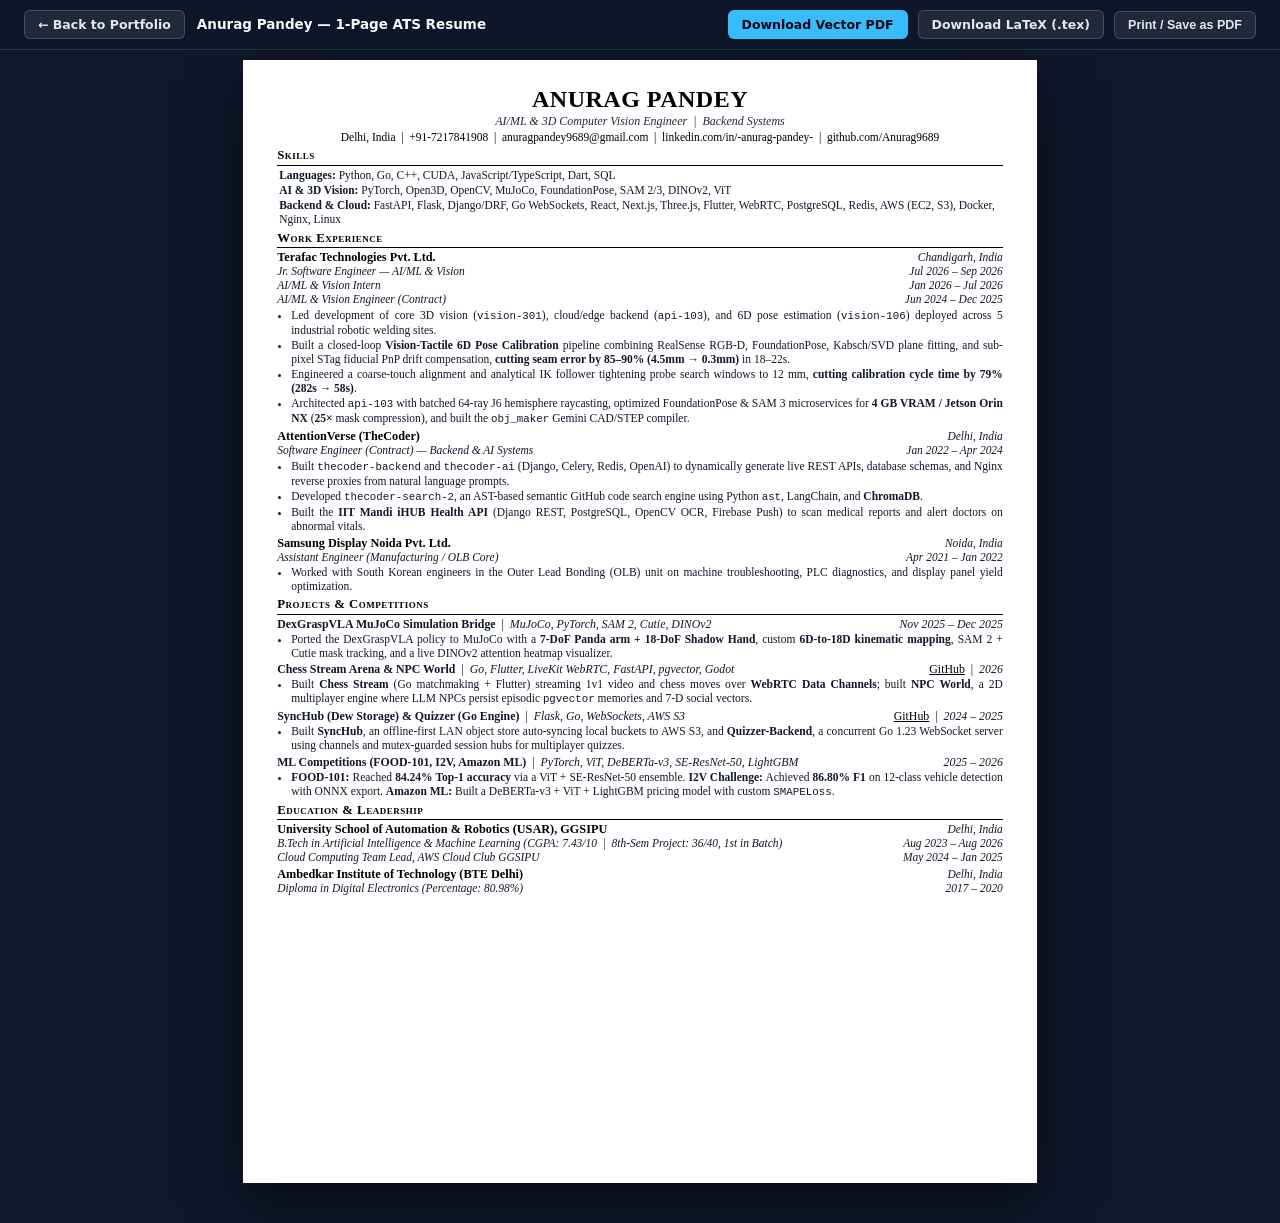
<file: resume.html>
<!DOCTYPE html>
<html lang="en">
<head>
  <meta charset="UTF-8" />
  <meta name="viewport" content="width=device-width, initial-scale=1.0" />
  <title>Anurag Pandey — Resume (1-Page CV)</title>
  <style>
    :root {
      --paper-width: 210mm;
      --paper-height: 297mm;
      --text-color: #0f172a;
    }

    * {
      box-sizing: border-box;
      margin: 0;
      padding: 0;
    }

    body {
      background: #0f172a;
      font-family: "Times New Roman", Times, Georgia, serif;
      color: var(--text-color);
      line-height: 1.24;
      padding: 60px 16px 40px;
      -webkit-print-color-adjust: exact;
      print-color-adjust: exact;
    }

    .toolbar {
      position: fixed;
      top: 0;
      left: 0;
      right: 0;
      height: 50px;
      background: rgba(15, 23, 42, 0.94);
      backdrop-filter: blur(12px);
      border-bottom: 1px solid rgba(148, 163, 184, 0.2);
      display: flex;
      align-items: center;
      justify-content: space-between;
      padding: 0 24px;
      z-index: 100;
      font-family: system-ui, -apple-system, BlinkMacSystemFont, "Segoe UI", Roboto, sans-serif;
    }

    .toolbar-left {
      display: flex;
      align-items: center;
      gap: 12px;
      color: #f8fafc;
      font-size: 13.5px;
      font-weight: 600;
    }

    .toolbar-actions {
      display: flex;
      align-items: center;
      gap: 10px;
    }

    .btn {
      display: inline-flex;
      align-items: center;
      gap: 6px;
      padding: 6px 13px;
      border-radius: 6px;
      font-size: 12.5px;
      font-weight: 600;
      text-decoration: none;
      cursor: pointer;
      border: 1px solid transparent;
      transition: all 0.15s ease;
    }

    .btn-primary {
      background: #38bdf8;
      color: #020617;
    }

    .btn-primary:hover {
      background: #7dd3fc;
    }

    .btn-secondary {
      background: rgba(255, 255, 255, 0.08);
      color: #e2e8f0;
      border-color: rgba(255, 255, 255, 0.16);
    }

    .btn-secondary:hover {
      background: rgba(255, 255, 255, 0.15);
    }

    .page {
      width: var(--paper-width);
      min-height: var(--paper-height);
      margin: 0 auto;
      background: #ffffff;
      padding: 7mm 9mm;
      box-shadow: 0 20px 50px rgba(0, 0, 0, 0.5);
    }

    header {
      text-align: center;
      margin-bottom: 3px;
    }

    header h1 {
      font-size: 18pt;
      font-weight: 700;
      letter-spacing: 0.5px;
      text-transform: uppercase;
      margin-bottom: 1px;
      color: #000;
      line-height: 1.1;
    }

    header .subtitle {
      font-size: 9pt;
      font-style: italic;
      color: #1e293b;
      margin-bottom: 2px;
    }

    header .contact {
      font-size: 8.6pt;
      color: #000;
      line-height: 1.2;
    }

    header .contact a {
      color: #000;
      text-decoration: none;
    }

    header .contact a:hover {
      text-decoration: underline;
    }

    section {
      margin-top: 4px;
    }

    .section-title {
      font-size: 9.6pt;
      font-weight: 700;
      font-variant: small-caps;
      letter-spacing: 0.5px;
      border-bottom: 1px solid #000;
      padding-bottom: 0.5px;
      margin-bottom: 2px;
      color: #000;
    }

    .skills-block {
      font-size: 8.6pt;
      line-height: 1.24;
      padding-left: 2px;
    }

    .skills-block div {
      margin-bottom: 1px;
    }

    .entry {
      margin-bottom: 2.5px;
      break-inside: avoid;
      page-break-inside: avoid;
    }

    .entry-header {
      display: flex;
      justify-content: space-between;
      align-items: baseline;
      font-size: 9.2pt;
      line-height: 1.18;
    }

    .entry-title {
      font-weight: 700;
      color: #000;
    }

    .entry-location {
      font-style: italic;
      font-size: 8.6pt;
    }

    .entry-subheader {
      display: flex;
      justify-content: space-between;
      align-items: baseline;
      font-size: 8.6pt;
      font-style: italic;
      margin-top: 0.5px;
      line-height: 1.18;
    }

    .project-header {
      display: flex;
      justify-content: space-between;
      align-items: baseline;
      font-size: 8.9pt;
      line-height: 1.18;
    }

    .project-header a {
      color: #000;
      text-decoration: underline;
    }

    ul.bullets {
      list-style-type: disc;
      margin-left: 14px;
      margin-top: 1px;
      font-size: 8.65pt;
      line-height: 1.22;
    }

    ul.bullets li {
      margin-bottom: 1px;
      text-align: justify;
    }

    code {
      font-family: "Courier New", Courier, monospace;
      font-size: 8.1pt;
    }

    @page {
      size: A4 portrait;
      margin: 5.5mm 7.5mm;
    }

    @media print {
      html, body {
        background: #ffffff !important;
        padding: 0 !important;
        margin: 0 !important;
        width: 100% !important;
        height: auto !important;
      }
      .toolbar {
        display: none !important;
      }
      .page {
        width: 100% !important;
        max-width: 100% !important;
        min-height: auto !important;
        box-shadow: none !important;
        padding: 0 !important;
        margin: 0 !important;
      }
    }

    @media (max-width: 840px) {
      .page {
        width: 100%;
        padding: 16px;
      }
      .entry-header, .entry-subheader, .project-header {
        flex-direction: column;
      }
    }
  </style>
</head>
<body>

  <div class="toolbar">
    <div class="toolbar-left">
      <a href="index.html" class="btn btn-secondary">← Back to Portfolio</a>
      <span>Anurag Pandey — 1-Page ATS Resume</span>
    </div>
    <div class="toolbar-actions">
      <a href="Anurag_Pandey_Resume.pdf" download class="btn btn-primary">Download Vector PDF</a>
      <a href="Anurag_Pandey_Resume.tex" download class="btn btn-secondary">Download LaTeX (.tex)</a>
      <button onclick="window.print()" class="btn btn-secondary">Print / Save as PDF</button>
    </div>
  </div>

  <main class="page">
    <header>
      <h1>Anurag Pandey</h1>
      <div class="subtitle">AI/ML &amp; 3D Computer Vision Engineer &nbsp;|&nbsp; Backend Systems</div>
      <div class="contact">
        Delhi, India &nbsp;|&nbsp; +91-7217841908 &nbsp;|&nbsp;
        <a href="mailto:anuragpandey9689@gmail.com">anuragpandey9689@gmail.com</a> &nbsp;|&nbsp;
        <a href="https://www.linkedin.com/in/-anurag-pandey-" target="_blank">linkedin.com/in/-anurag-pandey-</a> &nbsp;|&nbsp;
        <a href="https://github.com/Anurag9689" target="_blank">github.com/Anurag9689</a>
      </div>
    </header>

    <!-- SKILLS -->
    <section>
      <div class="section-title">Skills</div>
      <div class="skills-block">
        <div><strong>Languages:</strong> Python, Go, C++, CUDA, JavaScript/TypeScript, Dart, SQL</div>
        <div><strong>AI &amp; 3D Vision:</strong> PyTorch, Open3D, OpenCV, MuJoCo, FoundationPose, SAM 2/3, DINOv2, ViT</div>
        <div><strong>Backend &amp; Cloud:</strong> FastAPI, Flask, Django/DRF, Go WebSockets, React, Next.js, Three.js, Flutter, WebRTC, PostgreSQL, Redis, AWS (EC2, S3), Docker, Nginx, Linux</div>
      </div>
    </section>

    <!-- WORK EXPERIENCE -->
    <section>
      <div class="section-title">Work Experience</div>

      <div class="entry">
        <div class="entry-header">
          <span class="entry-title">Terafac Technologies Pvt. Ltd.</span>
          <span class="entry-location">Chandigarh, India</span>
        </div>
        <div class="entry-subheader">
          <span>Jr. Software Engineer — AI/ML &amp; Vision</span>
          <span>Jul 2026 – Sep 2026</span>
        </div>
        <div class="entry-subheader">
          <span>AI/ML &amp; Vision Intern</span>
          <span>Jan 2026 – Jul 2026</span>
        </div>
        <div class="entry-subheader">
          <span>AI/ML &amp; Vision Engineer (Contract)</span>
          <span>Jun 2024 – Dec 2025</span>
        </div>
        <ul class="bullets">
          <li>Led development of core 3D vision (<code>vision-301</code>), cloud/edge backend (<code>api-103</code>), and 6D pose estimation (<code>vision-106</code>) deployed across 5 industrial robotic welding sites.</li>
          <li>Built a closed-loop <strong>Vision-Tactile 6D Pose Calibration</strong> pipeline combining RealSense RGB-D, FoundationPose, Kabsch/SVD plane fitting, and sub-pixel STag fiducial PnP drift compensation, <strong>cutting seam error by 85–90% (4.5mm → 0.3mm)</strong> in 18–22s.</li>
          <li>Engineered a coarse-touch alignment and analytical IK follower tightening probe search windows to 12 mm, <strong>cutting calibration cycle time by 79% (282s → 58s)</strong>.</li>
          <li>Architected <code>api-103</code> with batched 64-ray J6 hemisphere raycasting, optimized FoundationPose &amp; SAM 3 microservices for <strong>4 GB VRAM / Jetson Orin NX</strong> (<strong>25×</strong> mask compression), and built the <code>obj_maker</code> Gemini CAD/STEP compiler.</li>
        </ul>
      </div>

      <div class="entry">
        <div class="entry-header">
          <span class="entry-title">AttentionVerse (TheCoder)</span>
          <span class="entry-location">Delhi, India</span>
        </div>
        <div class="entry-subheader">
          <span>Software Engineer (Contract) — Backend &amp; AI Systems</span>
          <span>Jan 2022 – Apr 2024</span>
        </div>
        <ul class="bullets">
          <li>Built <code>thecoder-backend</code> and <code>thecoder-ai</code> (Django, Celery, Redis, OpenAI) to dynamically generate live REST APIs, database schemas, and Nginx reverse proxies from natural language prompts.</li>
          <li>Developed <code>thecoder-search-2</code>, an AST-based semantic GitHub code search engine using Python <code>ast</code>, LangChain, and <strong>ChromaDB</strong>.</li>
          <li>Built the <strong>IIT Mandi iHUB Health API</strong> (Django REST, PostgreSQL, OpenCV OCR, Firebase Push) to scan medical reports and alert doctors on abnormal vitals.</li>
        </ul>
      </div>

      <div class="entry">
        <div class="entry-header">
          <span class="entry-title">Samsung Display Noida Pvt. Ltd.</span>
          <span class="entry-location">Noida, India</span>
        </div>
        <div class="entry-subheader">
          <span>Assistant Engineer (Manufacturing / OLB Core)</span>
          <span>Apr 2021 – Jan 2022</span>
        </div>
        <ul class="bullets">
          <li>Worked with South Korean engineers in the Outer Lead Bonding (OLB) unit on machine troubleshooting, PLC diagnostics, and display panel yield optimization.</li>
        </ul>
      </div>
    </section>

    <!-- PROJECTS & COMPETITIONS -->
    <section>
      <div class="section-title">Projects &amp; Competitions</div>

      <div class="entry">
        <div class="project-header">
          <span><strong>DexGraspVLA MuJoCo Simulation Bridge</strong> &nbsp;|&nbsp; <em>MuJoCo, PyTorch, SAM 2, Cutie, DINOv2</em></span>
          <span><em>Nov 2025 – Dec 2025</em></span>
        </div>
        <ul class="bullets">
          <li>Ported the DexGraspVLA policy to MuJoCo with a <strong>7-DoF Panda arm + 18-DoF Shadow Hand</strong>, custom <strong>6D-to-18D kinematic mapping</strong>, SAM 2 + Cutie mask tracking, and a live DINOv2 attention heatmap visualizer.</li>
        </ul>
      </div>

      <div class="entry">
        <div class="project-header">
          <span><strong>Chess Stream Arena &amp; NPC World</strong> &nbsp;|&nbsp; <em>Go, Flutter, LiveKit WebRTC, FastAPI, pgvector, Godot</em></span>
          <span><a href="https://github.com/Anurag9689/chess_stream" target="_blank">GitHub</a> &nbsp;|&nbsp; <em>2026</em></span>
        </div>
        <ul class="bullets">
          <li>Built <strong>Chess Stream</strong> (Go matchmaking + Flutter) streaming 1v1 video and chess moves over <strong>WebRTC Data Channels</strong>; built <strong>NPC World</strong>, a 2D multiplayer engine where LLM NPCs persist episodic <code>pgvector</code> memories and 7-D social vectors.</li>
        </ul>
      </div>

      <div class="entry">
        <div class="project-header">
          <span><strong>SyncHub (Dew Storage) &amp; Quizzer (Go Engine)</strong> &nbsp;|&nbsp; <em>Flask, Go, WebSockets, AWS S3</em></span>
          <span><a href="https://github.com/Anurag9689/SyncHub" target="_blank">GitHub</a> &nbsp;|&nbsp; <em>2024 – 2025</em></span>
        </div>
        <ul class="bullets">
          <li>Built <strong>SyncHub</strong>, an offline-first LAN object store auto-syncing local buckets to AWS S3, and <strong>Quizzer-Backend</strong>, a concurrent Go 1.23 WebSocket server using channels and mutex-guarded session hubs for multiplayer quizzes.</li>
        </ul>
      </div>

      <div class="entry">
        <div class="project-header">
          <span><strong>ML Competitions (FOOD-101, I2V, Amazon ML)</strong> &nbsp;|&nbsp; <em>PyTorch, ViT, DeBERTa-v3, SE-ResNet-50, LightGBM</em></span>
          <span><em>2025 – 2026</em></span>
        </div>
        <ul class="bullets">
          <li><strong>FOOD-101:</strong> Reached <strong>84.24% Top-1 accuracy</strong> via a ViT + SE-ResNet-50 ensemble. <strong>I2V Challenge:</strong> Achieved <strong>86.80% F1</strong> on 12-class vehicle detection with ONNX export. <strong>Amazon ML:</strong> Built a DeBERTa-v3 + ViT + LightGBM pricing model with custom <code>SMAPELoss</code>.</li>
        </ul>
      </div>
    </section>

    <!-- EDUCATION & LEADERSHIP -->
    <section>
      <div class="section-title">Education &amp; Leadership</div>

      <div class="entry">
        <div class="entry-header">
          <span class="entry-title">University School of Automation &amp; Robotics (USAR), GGSIPU</span>
          <span class="entry-location">Delhi, India</span>
        </div>
        <div class="entry-subheader">
          <span>B.Tech in Artificial Intelligence &amp; Machine Learning (CGPA: 7.43/10 &nbsp;|&nbsp; 8th-Sem Project: 36/40, 1st in Batch)</span>
          <span>Aug 2023 – Aug 2026</span>
        </div>
        <div class="entry-subheader">
          <span>Cloud Computing Team Lead, AWS Cloud Club GGSIPU</span>
          <span>May 2024 – Jan 2025</span>
        </div>
      </div>

      <div class="entry" style="margin-bottom: 0;">
        <div class="entry-header">
          <span class="entry-title">Ambedkar Institute of Technology (BTE Delhi)</span>
          <span class="entry-location">Delhi, India</span>
        </div>
        <div class="entry-subheader">
          <span>Diploma in Digital Electronics (Percentage: 80.98%)</span>
          <span>2017 – 2020</span>
        </div>
      </div>
    </section>
  </main>

</body>
</html>
</file>
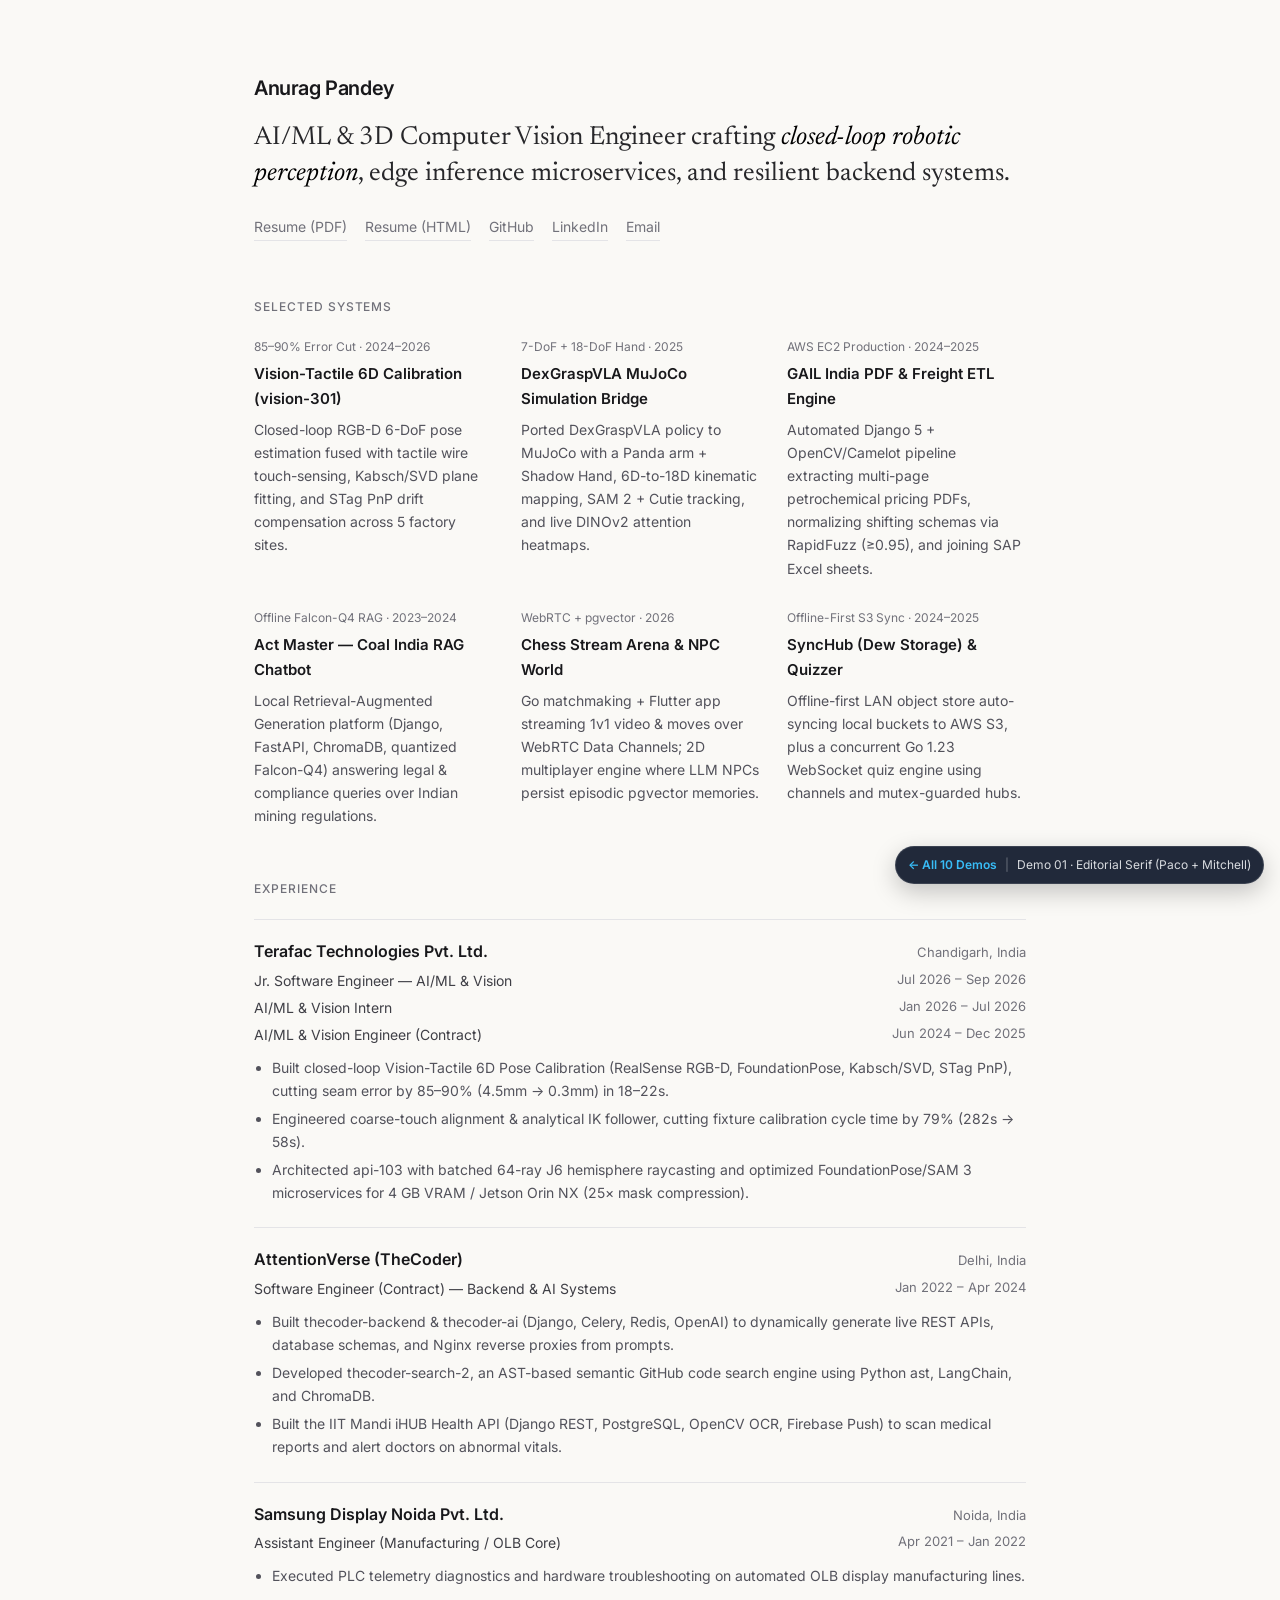
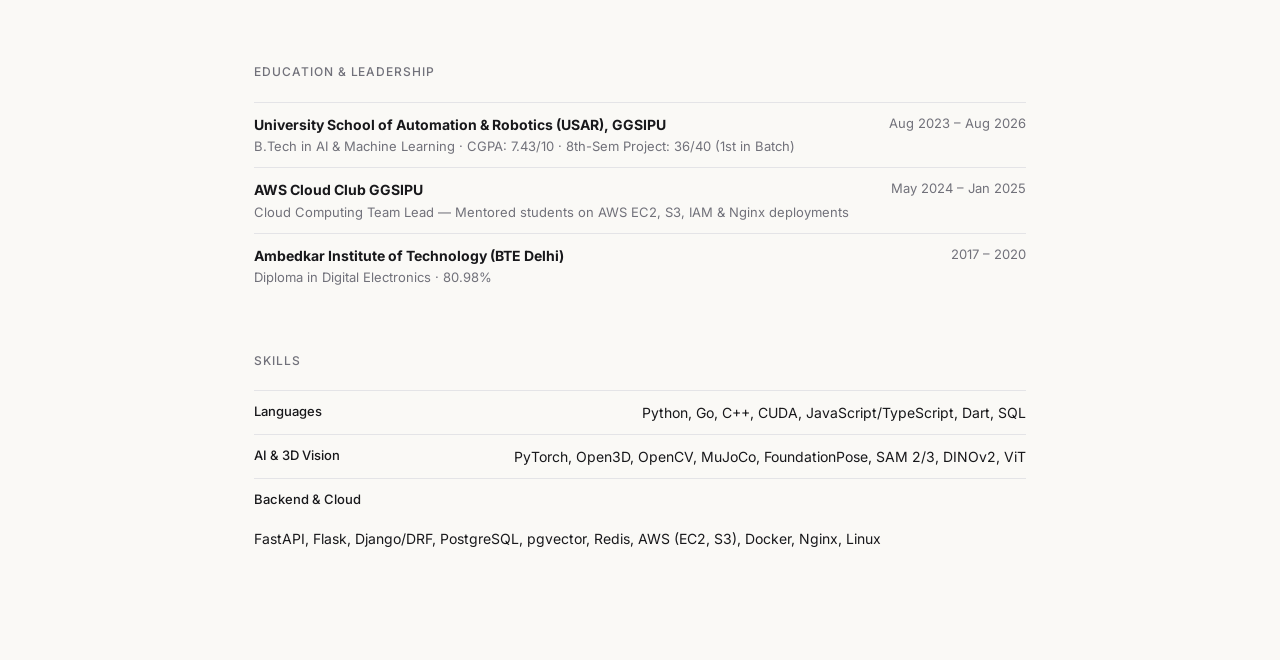
<file: demos/demo-01.html>
<!DOCTYPE html>
<html lang="en">
<head>
<meta charset="UTF-8"><meta name="viewport" content="width=device-width, initial-scale=1.0">
<title>Demo 01 — Editorial Serif & Grid | Anurag Pandey</title>
<link rel="preconnect" href="https://fonts.googleapis.com"><link rel="preconnect" href="https://fonts.gstatic.com" crossorigin><link href="https://fonts.googleapis.com/css2?family=Instrument+Serif:ital@0;1&family=Inter:wght@400;500;600;700&family=JetBrains+Mono:wght@400;500&family=Newsreader:ital,opsz,wght@0,6..72,400;0,6..72,500;1,6..72,400&display=swap" rel="stylesheet">
<style>
  :root { --bg: #faf9f6; --fg: #18181b; --muted: #71717a; --line: #e4e4e7; --accent: #18181b; }
  * { box-sizing: border-box; margin: 0; padding: 0; }
  body { background: var(--bg); color: var(--fg); font-family: 'Inter', system-ui, sans-serif; line-height: 1.65; -webkit-font-smoothing: antialiased; }
  .wrap { max-width: 820px; margin: 0 auto; padding: 72px 24px 100px; }
  header { margin-bottom: 56px; }
  .name { font-size: 20px; font-weight: 600; letter-spacing: -0.02em; }
  .serif-intro { font-family: 'Newsreader', Georgia, serif; font-size: 26px; line-height: 1.38; margin-top: 16px; color: #27272a; font-weight: 400; }
  .serif-intro em { font-style: italic; color: #000; }
  .links { display: flex; flex-wrap: wrap; gap: 18px; margin-top: 22px; font-size: 14px; }
  .links a { color: var(--muted); text-decoration: none; border-bottom: 1px solid var(--line); padding-bottom: 2px; transition: color .15s, border-color .15s; }
  .links a:hover { color: var(--fg); border-color: var(--fg); }
  section { margin-top: 52px; }
  h2 { font-size: 12px; text-transform: uppercase; letter-spacing: 0.08em; color: var(--muted); font-weight: 500; margin-bottom: 20px; }
  .grid-3 { display: grid; grid-template-columns: repeat(auto-fit, minmax(230px, 1fr)); gap: 28px; }
  .col-item h3 { font-size: 15px; font-weight: 600; margin-bottom: 6px; }
  .col-item p { font-size: 14px; color: #52525b; }
  .col-meta { font-size: 12px; color: var(--muted); margin-bottom: 6px; display: block; }
  .exp-item { padding: 18px 0; border-top: 1px solid var(--line); }
  .exp-head { display: flex; justify-content: space-between; align-items: baseline; flex-wrap: wrap; gap: 8px; }
  .exp-head h3 { font-size: 16px; font-weight: 600; }
  .exp-loc { font-size: 13px; color: var(--muted); }
  .role-row { display: flex; justify-content: space-between; font-size: 14px; color: #3f3f46; margin-top: 4px; flex-wrap: wrap; gap: 8px; }
  .role-date { color: var(--muted); font-size: 13px; }
  .bullets { margin-top: 10px; padding-left: 18px; font-size: 14px; color: #52525b; }
  .bullets li { margin-bottom: 5px; }
  .edu-row, .skill-row { display: flex; justify-content: space-between; gap: 16px; padding: 10px 0; border-top: 1px solid var(--line); font-size: 14px; flex-wrap: wrap; }
  .edu-sub, .edu-date, .skill-cat { color: var(--muted); font-size: 13px; }
  .skill-cat { min-width: 130px; font-weight: 500; color: var(--fg); }
</style>
</head>
<body>
<div class="wrap">
  <header>
    <div class="name">Anurag Pandey</div>
    <p class="serif-intro">AI/ML &amp; 3D Computer Vision Engineer crafting <em>closed-loop robotic perception</em>, edge inference microservices, and resilient backend systems.</p>
    <div class="links">
      <a href="../Anurag_Pandey_Resume.pdf" target="_blank">Resume (PDF)</a>
      <a href="../resume.html" target="_blank">Resume (HTML)</a>
      <a href="https://github.com/Anurag9689" target="_blank">GitHub</a>
      <a href="https://www.linkedin.com/in/-anurag-pandey-/" target="_blank">LinkedIn</a>
      <a href="mailto:anuragpandey9689@gmail.com">Email</a>
    </div>
  </header>

  <section>
    <h2>Selected Systems</h2>
    <div class="grid-3">
      <div class="col-item"><span class="col-meta">85–90% Error Cut · 2024–2026</span><h3>Vision-Tactile 6D Calibration (vision-301)</h3><p>Closed-loop RGB-D 6-DoF pose estimation fused with tactile wire touch-sensing, Kabsch/SVD plane fitting, and STag PnP drift compensation across 5 factory sites.</p></div><div class="col-item"><span class="col-meta">7-DoF + 18-DoF Hand · 2025</span><h3>DexGraspVLA MuJoCo Simulation Bridge</h3><p>Ported DexGraspVLA policy to MuJoCo with a Panda arm + Shadow Hand, 6D-to-18D kinematic mapping, SAM 2 + Cutie tracking, and live DINOv2 attention heatmaps.</p></div><div class="col-item"><span class="col-meta">AWS EC2 Production · 2024–2025</span><h3>GAIL India PDF &amp; Freight ETL Engine</h3><p>Automated Django 5 + OpenCV/Camelot pipeline extracting multi-page petrochemical pricing PDFs, normalizing shifting schemas via RapidFuzz (≥0.95), and joining SAP Excel sheets.</p></div><div class="col-item"><span class="col-meta">Offline Falcon-Q4 RAG · 2023–2024</span><h3>Act Master — Coal India RAG Chatbot</h3><p>Local Retrieval-Augmented Generation platform (Django, FastAPI, ChromaDB, quantized Falcon-Q4) answering legal &amp; compliance queries over Indian mining regulations.</p></div><div class="col-item"><span class="col-meta">WebRTC + pgvector · 2026</span><h3>Chess Stream Arena &amp; NPC World</h3><p>Go matchmaking + Flutter app streaming 1v1 video &amp; moves over WebRTC Data Channels; 2D multiplayer engine where LLM NPCs persist episodic pgvector memories.</p></div><div class="col-item"><span class="col-meta">Offline-First S3 Sync · 2024–2025</span><h3>SyncHub (Dew Storage) &amp; Quizzer</h3><p>Offline-first LAN object store auto-syncing local buckets to AWS S3, plus a concurrent Go 1.23 WebSocket quiz engine using channels and mutex-guarded hubs.</p></div>
    </div>
  </section>

  <section>
    <h2>Experience</h2>
    
        <article class="exp-item">
          <div class="exp-head">
            <h3>Terafac Technologies Pvt. Ltd.</h3>
            <span class="exp-loc">Chandigarh, India</span>
          </div>
          <div class="roles"><div class="role-row"><span class="role-title">Jr. Software Engineer — AI/ML &amp; Vision</span><span class="role-date">Jul 2026 – Sep 2026</span></div><div class="role-row"><span class="role-title">AI/ML &amp; Vision Intern</span><span class="role-date">Jan 2026 – Jul 2026</span></div><div class="role-row"><span class="role-title">AI/ML &amp; Vision Engineer (Contract)</span><span class="role-date">Jun 2024 – Dec 2025</span></div></div>
          <ul class="bullets"><li>Built closed-loop Vision-Tactile 6D Pose Calibration (RealSense RGB-D, FoundationPose, Kabsch/SVD, STag PnP), cutting seam error by 85–90% (4.5mm → 0.3mm) in 18–22s.</li><li>Engineered coarse-touch alignment &amp; analytical IK follower, cutting fixture calibration cycle time by 79% (282s → 58s).</li><li>Architected api-103 with batched 64-ray J6 hemisphere raycasting and optimized FoundationPose/SAM 3 microservices for 4 GB VRAM / Jetson Orin NX (25× mask compression).</li></ul>
        </article>
        

        <article class="exp-item">
          <div class="exp-head">
            <h3>AttentionVerse (TheCoder)</h3>
            <span class="exp-loc">Delhi, India</span>
          </div>
          <div class="roles"><div class="role-row"><span class="role-title">Software Engineer (Contract) — Backend &amp; AI Systems</span><span class="role-date">Jan 2022 – Apr 2024</span></div></div>
          <ul class="bullets"><li>Built thecoder-backend &amp; thecoder-ai (Django, Celery, Redis, OpenAI) to dynamically generate live REST APIs, database schemas, and Nginx reverse proxies from prompts.</li><li>Developed thecoder-search-2, an AST-based semantic GitHub code search engine using Python ast, LangChain, and ChromaDB.</li><li>Built the IIT Mandi iHUB Health API (Django REST, PostgreSQL, OpenCV OCR, Firebase Push) to scan medical reports and alert doctors on abnormal vitals.</li></ul>
        </article>
        

        <article class="exp-item">
          <div class="exp-head">
            <h3>Samsung Display Noida Pvt. Ltd.</h3>
            <span class="exp-loc">Noida, India</span>
          </div>
          <div class="roles"><div class="role-row"><span class="role-title">Assistant Engineer (Manufacturing / OLB Core)</span><span class="role-date">Apr 2021 – Jan 2022</span></div></div>
          <ul class="bullets"><li>Executed PLC telemetry diagnostics and hardware troubleshooting on automated OLB display manufacturing lines.</li></ul>
        </article>
        
  </section>

  <section>
    <h2>Education &amp; Leadership</h2>
    <div class="edu-row"><div><strong>University School of Automation &amp; Robotics (USAR), GGSIPU</strong><div class="edu-sub">B.Tech in AI &amp; Machine Learning · CGPA: 7.43/10 · 8th-Sem Project: 36/40 (1st in Batch)</div></div><span class="edu-date">Aug 2023 – Aug 2026</span></div>
<div class="edu-row"><div><strong>AWS Cloud Club GGSIPU</strong><div class="edu-sub">Cloud Computing Team Lead — Mentored students on AWS EC2, S3, IAM &amp; Nginx deployments</div></div><span class="edu-date">May 2024 – Jan 2025</span></div>
<div class="edu-row"><div><strong>Ambedkar Institute of Technology (BTE Delhi)</strong><div class="edu-sub">Diploma in Digital Electronics · 80.98%</div></div><span class="edu-date">2017 – 2020</span></div>
  </section>

  <section>
    <h2>Skills</h2>
    <div class="skill-row"><span class="skill-cat">Languages</span><span class="skill-vals">Python, Go, C++, CUDA, JavaScript/TypeScript, Dart, SQL</span></div>
<div class="skill-row"><span class="skill-cat">AI &amp; 3D Vision</span><span class="skill-vals">PyTorch, Open3D, OpenCV, MuJoCo, FoundationPose, SAM 2/3, DINOv2, ViT</span></div>
<div class="skill-row"><span class="skill-cat">Backend &amp; Cloud</span><span class="skill-vals">FastAPI, Flask, Django/DRF, PostgreSQL, pgvector, Redis, AWS (EC2, S3), Docker, Nginx, Linux</span></div>
  </section>
</div>

<div id="demo-switcher" style="position:fixed;bottom:16px;right:16px;z-index:9999;display:flex;align-items:center;gap:8px;background:rgba(15,23,42,0.92);color:#f8fafc;padding:8px 12px;border-radius:999px;font-family:Inter,system-ui,sans-serif;font-size:12px;box-shadow:0 8px 24px rgba(0,0,0,0.22);backdrop-filter:blur(8px);border:1px solid rgba(255,255,255,0.12);">
  <a href="index.html" style="color:#38bdf8;text-decoration:none;font-weight:600;">← All 10 Demos</a>
  <span style="opacity:0.35;">|</span>
  <span style="opacity:0.85;">Demo 01 · Editorial Serif (Paco + Mitchell)</span>
</div>

</body></html>
</file>
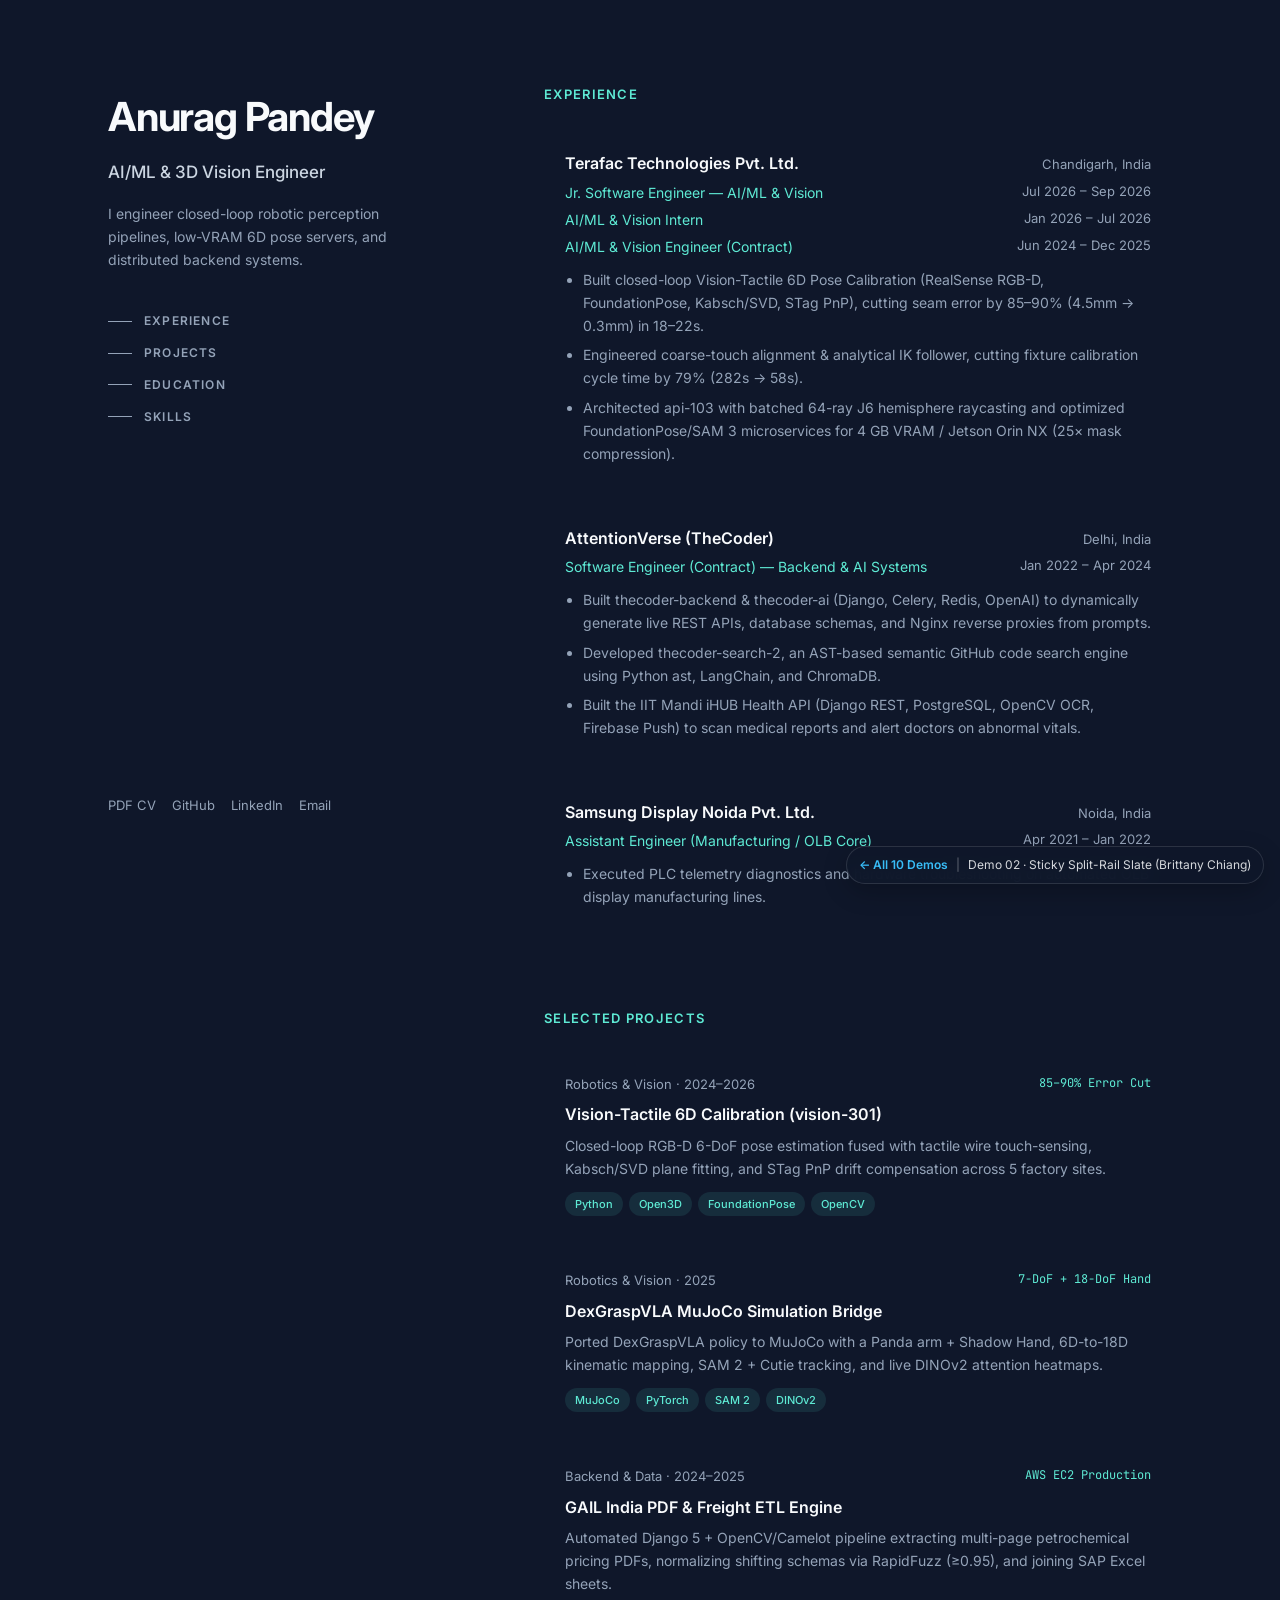
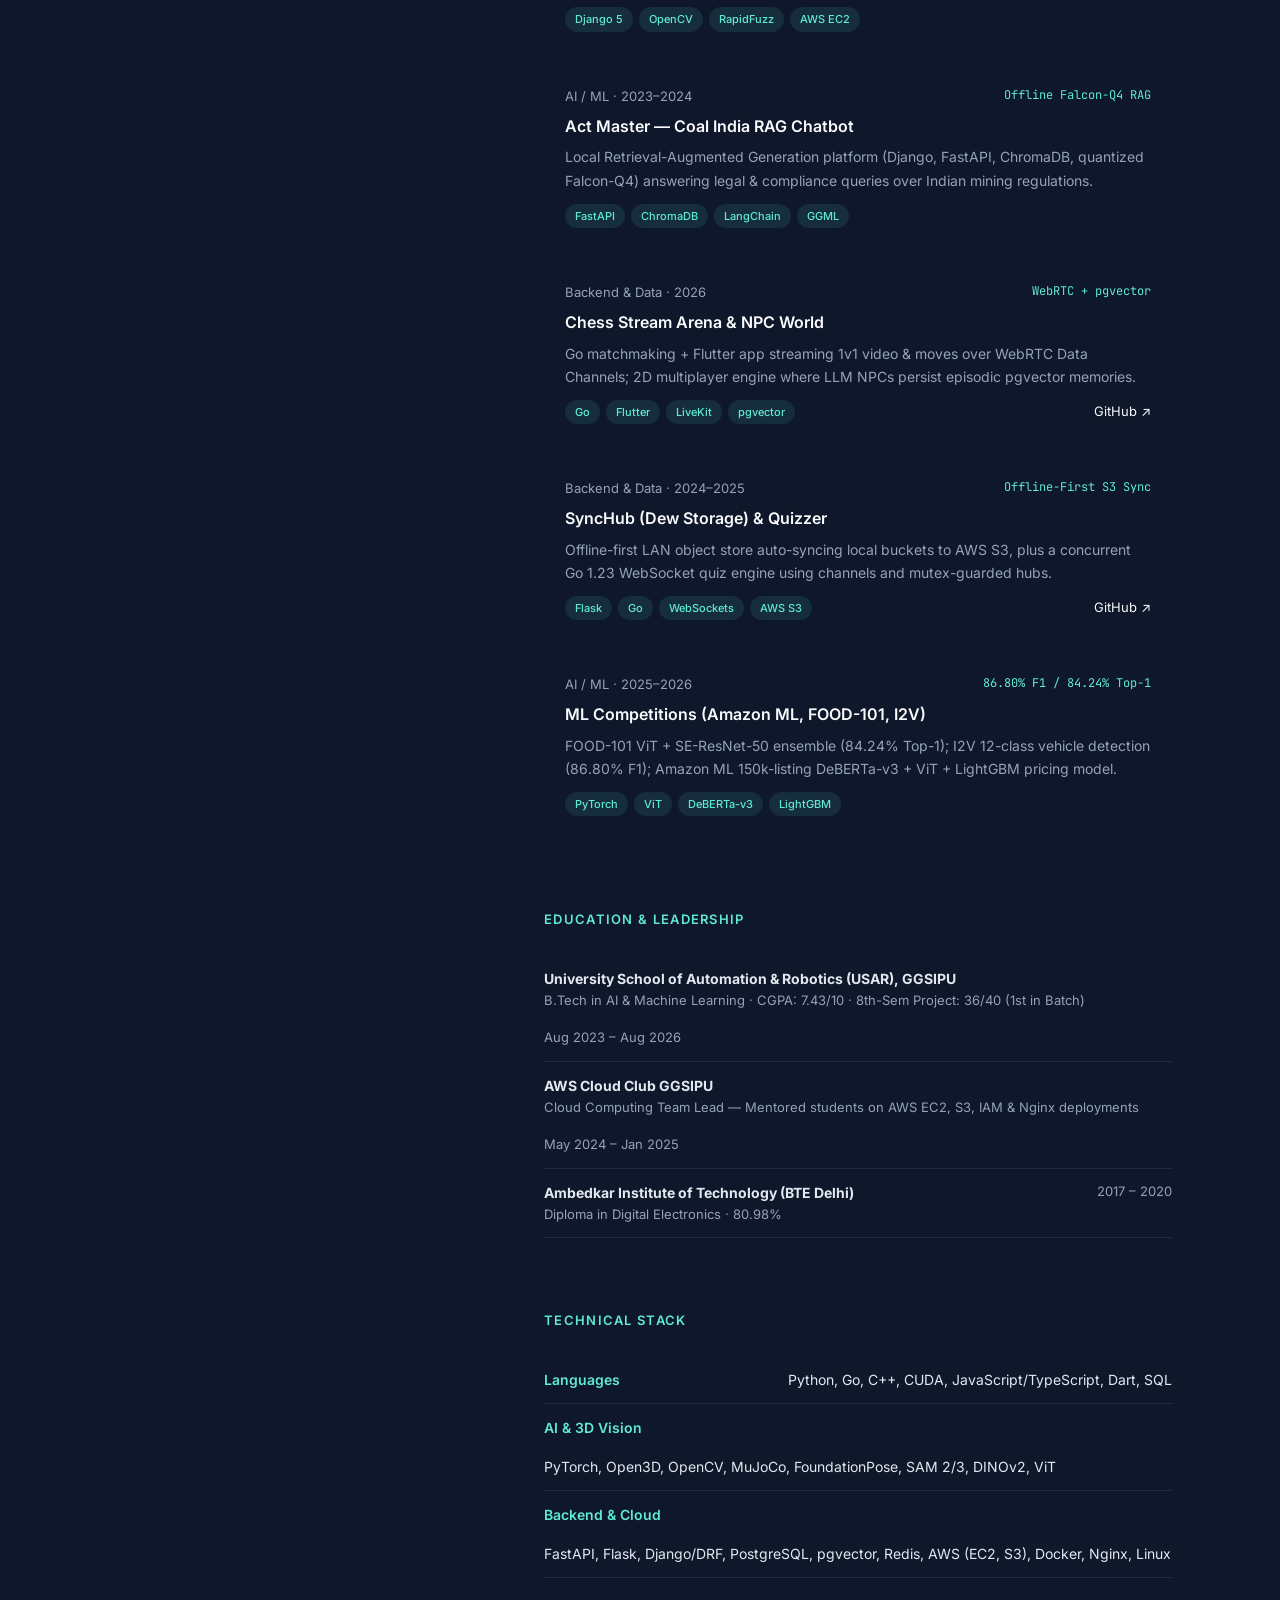
<file: demos/demo-02.html>
<!DOCTYPE html>
<html lang="en">
<head>
<meta charset="UTF-8"><meta name="viewport" content="width=device-width, initial-scale=1.0">
<title>Demo 02 — Sticky Split-Rail Slate | Anurag Pandey</title>
<link rel="preconnect" href="https://fonts.googleapis.com"><link rel="preconnect" href="https://fonts.gstatic.com" crossorigin><link href="https://fonts.googleapis.com/css2?family=Instrument+Serif:ital@0;1&family=Inter:wght@400;500;600;700&family=JetBrains+Mono:wght@400;500&family=Newsreader:ital,opsz,wght@0,6..72,400;0,6..72,500;1,6..72,400&display=swap" rel="stylesheet">
<style>
  :root { --bg: #0f172a; --card: rgba(30,41,59,0.45); --fg: #e2e8f0; --muted: #94a3b8; --accent: #5eead4; --line: rgba(148,163,184,0.14); }
  * { box-sizing: border-box; margin: 0; padding: 0; }
  html { scroll-behavior: smooth; }
  body { background: var(--bg); color: var(--fg); font-family: 'Inter', system-ui, sans-serif; line-height: 1.65; }
  .layout { max-width: 1120px; margin: 0 auto; padding: 0 28px; display: grid; grid-template-columns: 380px 1fr; gap: 56px; }
  .left { position: sticky; top: 0; height: 100vh; padding: 84px 0; display: flex; flex-direction: column; justify-content: space-between; }
  .left h1 { font-size: 40px; font-weight: 700; letter-spacing: -0.03em; color: #f8fafc; }
  .left .subtitle { font-size: 17px; color: #cbd5e1; margin-top: 8px; font-weight: 500; }
  .left .bio { font-size: 14px; color: var(--muted); margin-top: 16px; max-width: 320px; }
  .nav { margin-top: 40px; display: flex; flex-direction: column; gap: 12px; }
  .nav a { color: var(--muted); text-decoration: none; font-size: 12px; font-weight: 600; letter-spacing: 0.1em; text-transform: uppercase; display: flex; align-items: center; gap: 12px; transition: color .2s; }
  .nav a::before { content: ''; width: 24px; height: 1px; background: var(--muted); transition: width .2s, background .2s; }
  .nav a:hover { color: #f8fafc; }
  .nav a:hover::before { width: 48px; background: var(--accent); }
  .socials { display: flex; flex-wrap: wrap; gap: 16px; font-size: 13px; }
  .socials a { color: var(--muted); text-decoration: none; }
  .socials a:hover { color: var(--accent); }
  .right { padding: 84px 0 120px; }
  section { margin-bottom: 72px; }
  h2 { font-size: 13px; text-transform: uppercase; letter-spacing: 0.1em; color: var(--accent); margin-bottom: 24px; font-weight: 600; }
  .exp-item, .proj-card { padding: 20px; border-radius: 10px; border: 1px solid transparent; transition: background .2s, border-color .2s; margin-bottom: 12px; }
  .exp-item:hover, .proj-card:hover { background: var(--card); border-color: var(--line); }
  .exp-head { display: flex; justify-content: space-between; align-items: baseline; flex-wrap: wrap; gap: 8px; }
  .exp-head h3, .proj-card h3 { font-size: 16px; color: #f8fafc; font-weight: 600; }
  .exp-loc, .role-date, .proj-meta { font-size: 13px; color: var(--muted); }
  .role-row { display: flex; justify-content: space-between; font-size: 14px; color: var(--accent); margin-top: 4px; }
  .bullets { margin-top: 10px; padding-left: 18px; font-size: 14px; color: var(--muted); }
  .bullets li { margin-bottom: 6px; }
  .proj-top { display: flex; justify-content: space-between; margin-bottom: 6px; }
  .proj-metric { font-size: 12px; color: var(--accent); font-family: 'JetBrains Mono', monospace; }
  .proj-card p { font-size: 14px; color: var(--muted); margin-top: 6px; }
  .proj-foot { display: flex; justify-content: space-between; align-items: center; margin-top: 12px; flex-wrap: wrap; gap: 8px; }
  .tags { display: flex; flex-wrap: wrap; gap: 6px; }
  .tag { font-size: 11px; padding: 3px 10px; border-radius: 999px; background: rgba(94,234,212,0.1); color: var(--accent); font-weight: 500; }
  .proj-link { font-size: 13px; color: #f8fafc; text-decoration: none; }
  .edu-row, .skill-row { display: flex; justify-content: space-between; padding: 12px 0; border-bottom: 1px solid var(--line); font-size: 14px; gap: 16px; flex-wrap: wrap; }
  .edu-sub, .edu-date { color: var(--muted); font-size: 13px; }
  .skill-cat { color: var(--accent); font-weight: 600; min-width: 130px; }
  @media (max-width: 880px) { .layout { grid-template-columns: 1fr; gap: 24px; } .left { position: static; height: auto; padding: 48px 0 16px; } .right { padding-top: 16px; } }
</style>
</head>
<body>
<div class="layout">
  <aside class="left">
    <div>
      <h1>Anurag Pandey</h1>
      <div class="subtitle">AI/ML &amp; 3D Vision Engineer</div>
      <p class="bio">I engineer closed-loop robotic perception pipelines, low-VRAM 6D pose servers, and distributed backend systems.</p>
      <nav class="nav">
        <a href="#experience">Experience</a>
        <a href="#projects">Projects</a>
        <a href="#education">Education</a>
        <a href="#skills">Skills</a>
      </nav>
    </div>
    <div class="socials">
      <a href="../Anurag_Pandey_Resume.pdf" target="_blank">PDF CV</a>
      <a href="https://github.com/Anurag9689" target="_blank">GitHub</a>
      <a href="https://www.linkedin.com/in/-anurag-pandey-/" target="_blank">LinkedIn</a>
      <a href="mailto:anuragpandey9689@gmail.com">Email</a>
    </div>
  </aside>
  <main class="right">
    <section id="experience"><h2>Experience</h2>
        <article class="exp-item">
          <div class="exp-head">
            <h3>Terafac Technologies Pvt. Ltd.</h3>
            <span class="exp-loc">Chandigarh, India</span>
          </div>
          <div class="roles"><div class="role-row"><span class="role-title">Jr. Software Engineer — AI/ML &amp; Vision</span><span class="role-date">Jul 2026 – Sep 2026</span></div><div class="role-row"><span class="role-title">AI/ML &amp; Vision Intern</span><span class="role-date">Jan 2026 – Jul 2026</span></div><div class="role-row"><span class="role-title">AI/ML &amp; Vision Engineer (Contract)</span><span class="role-date">Jun 2024 – Dec 2025</span></div></div>
          <ul class="bullets"><li>Built closed-loop Vision-Tactile 6D Pose Calibration (RealSense RGB-D, FoundationPose, Kabsch/SVD, STag PnP), cutting seam error by 85–90% (4.5mm → 0.3mm) in 18–22s.</li><li>Engineered coarse-touch alignment &amp; analytical IK follower, cutting fixture calibration cycle time by 79% (282s → 58s).</li><li>Architected api-103 with batched 64-ray J6 hemisphere raycasting and optimized FoundationPose/SAM 3 microservices for 4 GB VRAM / Jetson Orin NX (25× mask compression).</li></ul>
        </article>
        

        <article class="exp-item">
          <div class="exp-head">
            <h3>AttentionVerse (TheCoder)</h3>
            <span class="exp-loc">Delhi, India</span>
          </div>
          <div class="roles"><div class="role-row"><span class="role-title">Software Engineer (Contract) — Backend &amp; AI Systems</span><span class="role-date">Jan 2022 – Apr 2024</span></div></div>
          <ul class="bullets"><li>Built thecoder-backend &amp; thecoder-ai (Django, Celery, Redis, OpenAI) to dynamically generate live REST APIs, database schemas, and Nginx reverse proxies from prompts.</li><li>Developed thecoder-search-2, an AST-based semantic GitHub code search engine using Python ast, LangChain, and ChromaDB.</li><li>Built the IIT Mandi iHUB Health API (Django REST, PostgreSQL, OpenCV OCR, Firebase Push) to scan medical reports and alert doctors on abnormal vitals.</li></ul>
        </article>
        

        <article class="exp-item">
          <div class="exp-head">
            <h3>Samsung Display Noida Pvt. Ltd.</h3>
            <span class="exp-loc">Noida, India</span>
          </div>
          <div class="roles"><div class="role-row"><span class="role-title">Assistant Engineer (Manufacturing / OLB Core)</span><span class="role-date">Apr 2021 – Jan 2022</span></div></div>
          <ul class="bullets"><li>Executed PLC telemetry diagnostics and hardware troubleshooting on automated OLB display manufacturing lines.</li></ul>
        </article>
        </section>
    <section id="projects"><h2>Selected Projects</h2>
        <article class="proj-card" data-cat="Robotics &amp; Vision" data-search="vision-tactile 6d calibration (vision-301) closed-loop rgb-d 6-dof pose estimation fused with tactile wire touch-sensing, kabsch/svd plane fitting, and stag pnp drift compensation across 5 factory sites. python open3d foundationpose opencv">
          <div class="proj-top">
            <span class="proj-meta">Robotics &amp; Vision · 2024–2026</span>
            <span class="proj-metric">85–90% Error Cut</span>
          </div>
          <h3>Vision-Tactile 6D Calibration (vision-301)</h3>
          <p>Closed-loop RGB-D 6-DoF pose estimation fused with tactile wire touch-sensing, Kabsch/SVD plane fitting, and STag PnP drift compensation across 5 factory sites.</p>
          <div class="proj-foot">
            <div class="tags"><span class="tag">Python</span><span class="tag">Open3D</span><span class="tag">FoundationPose</span><span class="tag">OpenCV</span></div>
            
          </div>
        </article>
        

        <article class="proj-card" data-cat="Robotics &amp; Vision" data-search="dexgraspvla mujoco simulation bridge ported dexgraspvla policy to mujoco with a panda arm + shadow hand, 6d-to-18d kinematic mapping, sam 2 + cutie tracking, and live dinov2 attention heatmaps. mujoco pytorch sam 2 dinov2">
          <div class="proj-top">
            <span class="proj-meta">Robotics &amp; Vision · 2025</span>
            <span class="proj-metric">7-DoF + 18-DoF Hand</span>
          </div>
          <h3>DexGraspVLA MuJoCo Simulation Bridge</h3>
          <p>Ported DexGraspVLA policy to MuJoCo with a Panda arm + Shadow Hand, 6D-to-18D kinematic mapping, SAM 2 + Cutie tracking, and live DINOv2 attention heatmaps.</p>
          <div class="proj-foot">
            <div class="tags"><span class="tag">MuJoCo</span><span class="tag">PyTorch</span><span class="tag">SAM 2</span><span class="tag">DINOv2</span></div>
            
          </div>
        </article>
        

        <article class="proj-card" data-cat="Backend &amp; Data" data-search="gail india pdf &amp; freight etl engine automated django 5 + opencv/camelot pipeline extracting multi-page petrochemical pricing pdfs, normalizing shifting schemas via rapidfuzz (≥0.95), and joining sap excel sheets. django 5 opencv rapidfuzz aws ec2">
          <div class="proj-top">
            <span class="proj-meta">Backend &amp; Data · 2024–2025</span>
            <span class="proj-metric">AWS EC2 Production</span>
          </div>
          <h3>GAIL India PDF &amp; Freight ETL Engine</h3>
          <p>Automated Django 5 + OpenCV/Camelot pipeline extracting multi-page petrochemical pricing PDFs, normalizing shifting schemas via RapidFuzz (≥0.95), and joining SAP Excel sheets.</p>
          <div class="proj-foot">
            <div class="tags"><span class="tag">Django 5</span><span class="tag">OpenCV</span><span class="tag">RapidFuzz</span><span class="tag">AWS EC2</span></div>
            
          </div>
        </article>
        

        <article class="proj-card" data-cat="AI / ML" data-search="act master — coal india rag chatbot local retrieval-augmented generation platform (django, fastapi, chromadb, quantized falcon-q4) answering legal &amp; compliance queries over indian mining regulations. fastapi chromadb langchain ggml">
          <div class="proj-top">
            <span class="proj-meta">AI / ML · 2023–2024</span>
            <span class="proj-metric">Offline Falcon-Q4 RAG</span>
          </div>
          <h3>Act Master — Coal India RAG Chatbot</h3>
          <p>Local Retrieval-Augmented Generation platform (Django, FastAPI, ChromaDB, quantized Falcon-Q4) answering legal &amp; compliance queries over Indian mining regulations.</p>
          <div class="proj-foot">
            <div class="tags"><span class="tag">FastAPI</span><span class="tag">ChromaDB</span><span class="tag">LangChain</span><span class="tag">GGML</span></div>
            
          </div>
        </article>
        

        <article class="proj-card" data-cat="Backend &amp; Data" data-search="chess stream arena &amp; npc world go matchmaking + flutter app streaming 1v1 video &amp; moves over webrtc data channels; 2d multiplayer engine where llm npcs persist episodic pgvector memories. go flutter livekit pgvector">
          <div class="proj-top">
            <span class="proj-meta">Backend &amp; Data · 2026</span>
            <span class="proj-metric">WebRTC + pgvector</span>
          </div>
          <h3>Chess Stream Arena &amp; NPC World</h3>
          <p>Go matchmaking + Flutter app streaming 1v1 video &amp; moves over WebRTC Data Channels; 2D multiplayer engine where LLM NPCs persist episodic pgvector memories.</p>
          <div class="proj-foot">
            <div class="tags"><span class="tag">Go</span><span class="tag">Flutter</span><span class="tag">LiveKit</span><span class="tag">pgvector</span></div>
            <a href="https://github.com/Anurag9689/chess_stream" target="_blank" rel="noopener" class="proj-link">GitHub ↗</a>
          </div>
        </article>
        

        <article class="proj-card" data-cat="Backend &amp; Data" data-search="synchub (dew storage) &amp; quizzer offline-first lan object store auto-syncing local buckets to aws s3, plus a concurrent go 1.23 websocket quiz engine using channels and mutex-guarded hubs. flask go websockets aws s3">
          <div class="proj-top">
            <span class="proj-meta">Backend &amp; Data · 2024–2025</span>
            <span class="proj-metric">Offline-First S3 Sync</span>
          </div>
          <h3>SyncHub (Dew Storage) &amp; Quizzer</h3>
          <p>Offline-first LAN object store auto-syncing local buckets to AWS S3, plus a concurrent Go 1.23 WebSocket quiz engine using channels and mutex-guarded hubs.</p>
          <div class="proj-foot">
            <div class="tags"><span class="tag">Flask</span><span class="tag">Go</span><span class="tag">WebSockets</span><span class="tag">AWS S3</span></div>
            <a href="https://github.com/Anurag9689/SyncHub" target="_blank" rel="noopener" class="proj-link">GitHub ↗</a>
          </div>
        </article>
        

        <article class="proj-card" data-cat="AI / ML" data-search="ml competitions (amazon ml, food-101, i2v) food-101 vit + se-resnet-50 ensemble (84.24% top-1); i2v 12-class vehicle detection (86.80% f1); amazon ml 150k-listing deberta-v3 + vit + lightgbm pricing model. pytorch vit deberta-v3 lightgbm">
          <div class="proj-top">
            <span class="proj-meta">AI / ML · 2025–2026</span>
            <span class="proj-metric">86.80% F1 / 84.24% Top-1</span>
          </div>
          <h3>ML Competitions (Amazon ML, FOOD-101, I2V)</h3>
          <p>FOOD-101 ViT + SE-ResNet-50 ensemble (84.24% Top-1); I2V 12-class vehicle detection (86.80% F1); Amazon ML 150k-listing DeBERTa-v3 + ViT + LightGBM pricing model.</p>
          <div class="proj-foot">
            <div class="tags"><span class="tag">PyTorch</span><span class="tag">ViT</span><span class="tag">DeBERTa-v3</span><span class="tag">LightGBM</span></div>
            
          </div>
        </article>
        </section>
    <section id="education"><h2>Education &amp; Leadership</h2><div class="edu-row"><div><strong>University School of Automation &amp; Robotics (USAR), GGSIPU</strong><div class="edu-sub">B.Tech in AI &amp; Machine Learning · CGPA: 7.43/10 · 8th-Sem Project: 36/40 (1st in Batch)</div></div><span class="edu-date">Aug 2023 – Aug 2026</span></div>
<div class="edu-row"><div><strong>AWS Cloud Club GGSIPU</strong><div class="edu-sub">Cloud Computing Team Lead — Mentored students on AWS EC2, S3, IAM &amp; Nginx deployments</div></div><span class="edu-date">May 2024 – Jan 2025</span></div>
<div class="edu-row"><div><strong>Ambedkar Institute of Technology (BTE Delhi)</strong><div class="edu-sub">Diploma in Digital Electronics · 80.98%</div></div><span class="edu-date">2017 – 2020</span></div></section>
    <section id="skills"><h2>Technical Stack</h2><div class="skill-row"><span class="skill-cat">Languages</span><span class="skill-vals">Python, Go, C++, CUDA, JavaScript/TypeScript, Dart, SQL</span></div>
<div class="skill-row"><span class="skill-cat">AI &amp; 3D Vision</span><span class="skill-vals">PyTorch, Open3D, OpenCV, MuJoCo, FoundationPose, SAM 2/3, DINOv2, ViT</span></div>
<div class="skill-row"><span class="skill-cat">Backend &amp; Cloud</span><span class="skill-vals">FastAPI, Flask, Django/DRF, PostgreSQL, pgvector, Redis, AWS (EC2, S3), Docker, Nginx, Linux</span></div></section>
  </main>
</div>

<div id="demo-switcher" style="position:fixed;bottom:16px;right:16px;z-index:9999;display:flex;align-items:center;gap:8px;background:rgba(15,23,42,0.92);color:#f8fafc;padding:8px 12px;border-radius:999px;font-family:Inter,system-ui,sans-serif;font-size:12px;box-shadow:0 8px 24px rgba(0,0,0,0.22);backdrop-filter:blur(8px);border:1px solid rgba(255,255,255,0.12);">
  <a href="index.html" style="color:#38bdf8;text-decoration:none;font-weight:600;">← All 10 Demos</a>
  <span style="opacity:0.35;">|</span>
  <span style="opacity:0.85;">Demo 02 · Sticky Split-Rail Slate (Brittany Chiang)</span>
</div>

</body></html>
</file>
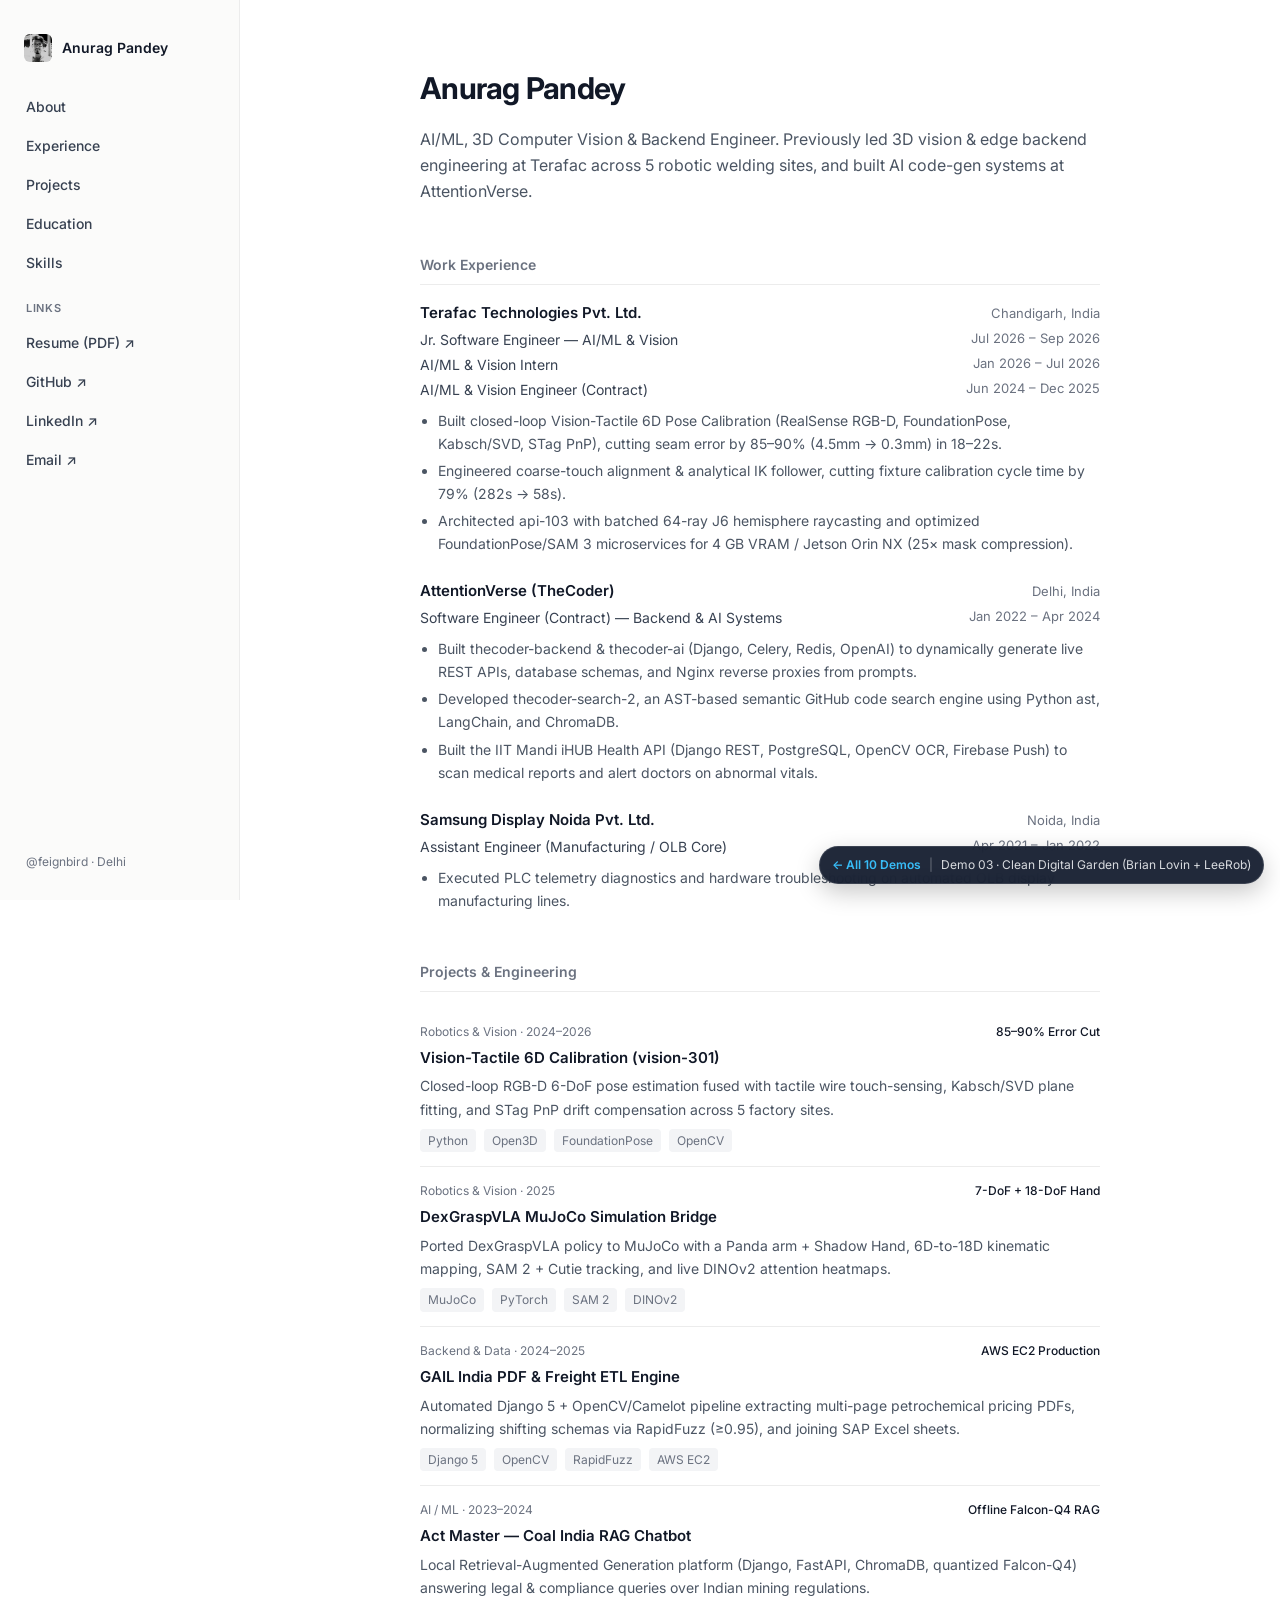
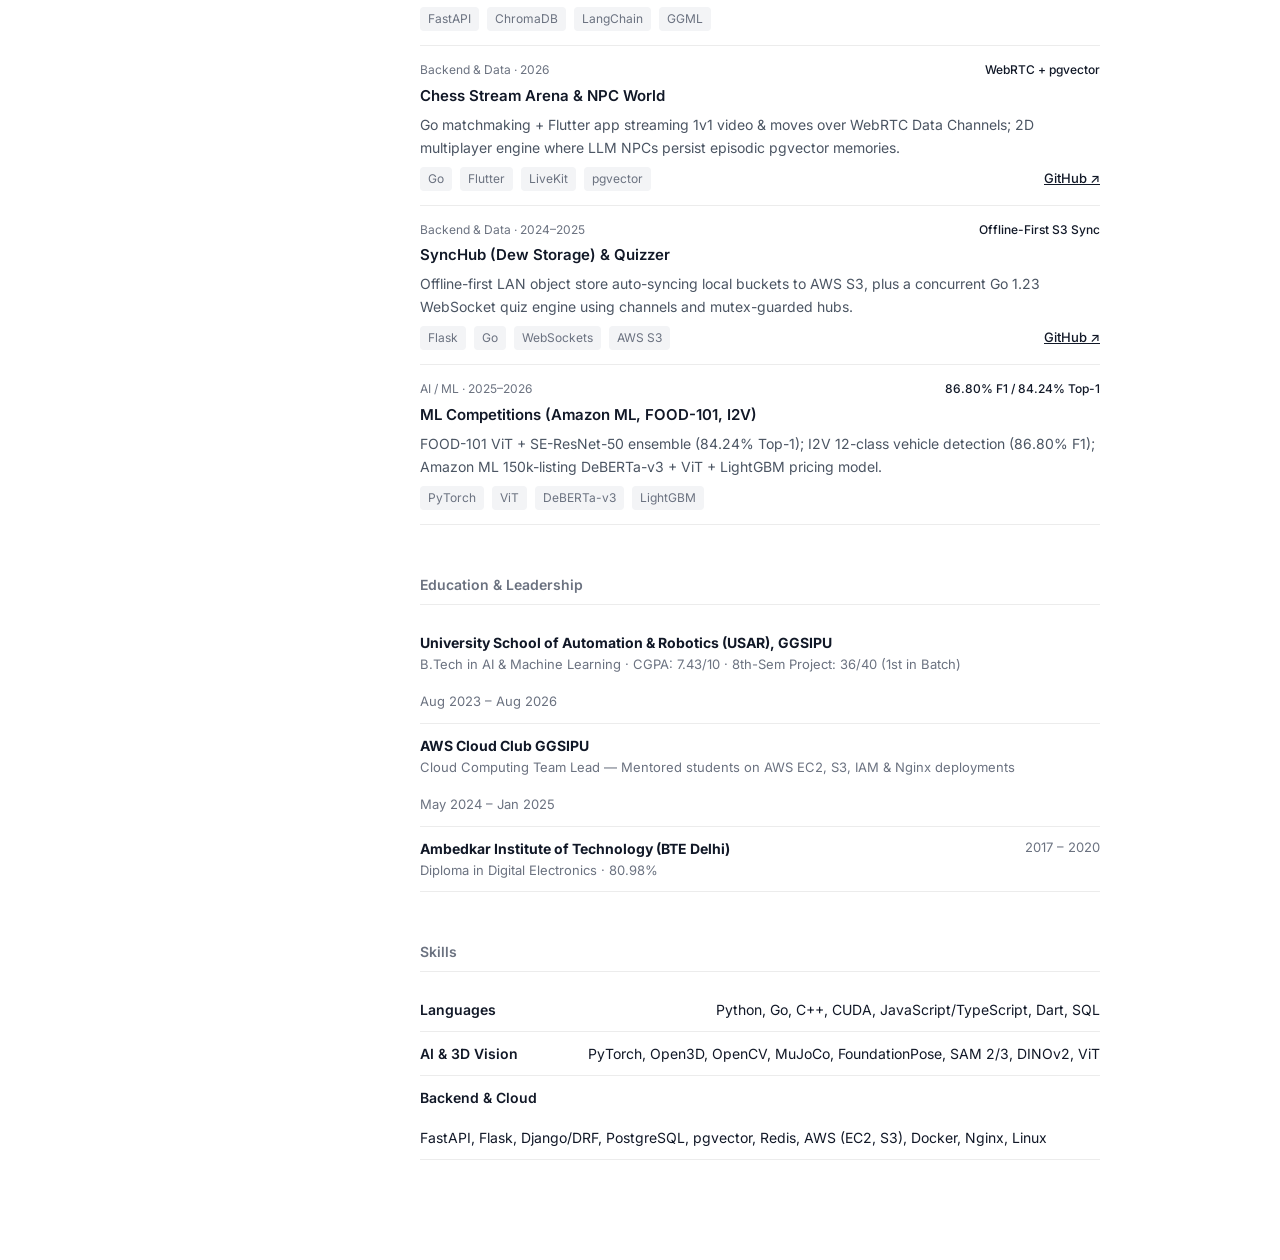
<file: demos/demo-03.html>
<!DOCTYPE html>
<html lang="en">
<head>
<meta charset="UTF-8"><meta name="viewport" content="width=device-width, initial-scale=1.0">
<title>Demo 03 — Clean Digital Garden | Anurag Pandey</title>
<link rel="preconnect" href="https://fonts.googleapis.com"><link rel="preconnect" href="https://fonts.gstatic.com" crossorigin><link href="https://fonts.googleapis.com/css2?family=Instrument+Serif:ital@0;1&family=Inter:wght@400;500;600;700&family=JetBrains+Mono:wght@400;500&family=Newsreader:ital,opsz,wght@0,6..72,400;0,6..72,500;1,6..72,400&display=swap" rel="stylesheet">
<style>
  :root { --bg: #ffffff; --sidebar: #fbfbfa; --fg: #111827; --muted: #6b7280; --line: #ececec; --hover: #f3f4f6; }
  * { box-sizing: border-box; margin: 0; padding: 0; }
  body { background: var(--bg); color: var(--fg); font-family: 'Inter', system-ui, sans-serif; display: flex; min-height: 100vh; line-height: 1.65; }
  aside { width: 240px; background: var(--sidebar); border-right: 1px solid var(--line); padding: 28px 16px; position: sticky; top: 0; height: 100vh; display: flex; flex-direction: column; justify-content: space-between; flex-shrink: 0; }
  .brand { display: flex; align-items: center; gap: 10px; padding: 6px 8px; margin-bottom: 20px; }
  .brand img { width: 28px; height: 28px; border-radius: 6px; object-fit: cover; }
  .brand span { font-weight: 600; font-size: 14px; }
  .side-nav a { display: block; padding: 7px 10px; border-radius: 6px; text-decoration: none; color: #374151; font-size: 14px; font-weight: 500; margin-bottom: 2px; }
  .side-nav a:hover { background: var(--hover); color: #000; }
  .side-label { font-size: 11px; text-transform: uppercase; letter-spacing: 0.06em; color: var(--muted); padding: 16px 10px 6px; font-weight: 600; }
  main { flex: 1; padding: 64px 40px 100px; }
  .content { max-width: 680px; margin: 0 auto; }
  h1 { font-size: 30px; font-weight: 700; letter-spacing: -0.025em; }
  .lead { font-size: 16px; color: #4b5563; margin-top: 12px; }
  section { margin-top: 48px; }
  h2 { font-size: 14px; font-weight: 600; color: var(--muted); margin-bottom: 16px; padding-bottom: 8px; border-bottom: 1px solid var(--line); }
  .exp-item { margin-bottom: 24px; }
  .exp-head { display: flex; justify-content: space-between; align-items: baseline; flex-wrap: wrap; gap: 8px; }
  .exp-head h3 { font-size: 15px; font-weight: 600; }
  .exp-loc, .role-date { font-size: 13px; color: var(--muted); }
  .role-row { display: flex; justify-content: space-between; font-size: 14px; color: #374151; margin-top: 2px; }
  .bullets { margin-top: 8px; padding-left: 18px; font-size: 14px; color: #4b5563; }
  .bullets li { margin-bottom: 4px; }
  .proj-card { padding: 14px 0; border-bottom: 1px solid var(--line); }
  .proj-top { display: flex; justify-content: space-between; font-size: 12px; color: var(--muted); margin-bottom: 4px; }
  .proj-metric { color: #111827; font-weight: 500; }
  .proj-card h3 { font-size: 15px; font-weight: 600; }
  .proj-card p { font-size: 14px; color: #4b5563; margin-top: 4px; }
  .proj-foot { display: flex; justify-content: space-between; align-items: center; margin-top: 8px; }
  .tags { display: flex; gap: 8px; flex-wrap: wrap; }
  .tag { font-size: 12px; color: var(--muted); background: var(--hover); padding: 2px 8px; border-radius: 4px; }
  .proj-link { font-size: 13px; color: #111827; font-weight: 500; }
  .edu-row, .skill-row { display: flex; justify-content: space-between; padding: 10px 0; border-bottom: 1px solid var(--line); font-size: 14px; gap: 16px; flex-wrap: wrap; }
  .edu-sub, .edu-date { color: var(--muted); font-size: 13px; }
  .skill-cat { font-weight: 600; min-width: 130px; }
  @media (max-width: 780px) { body { flex-direction: column; } aside { width: 100%; height: auto; position: static; border-right: none; border-bottom: 1px solid var(--line); } main { padding: 36px 20px 80px; } }
</style>
</head>
<body>
<aside>
  <div>
    <div class="brand"><img src="../assets/20220822_002536.jpg" alt="Anurag"><span>Anurag Pandey</span></div>
    <nav class="side-nav">
      <a href="#about">About</a>
      <a href="#exp">Experience</a>
      <a href="#proj">Projects</a>
      <a href="#edu">Education</a>
      <a href="#skills">Skills</a>
      <div class="side-label">Links</div>
      <a href="../Anurag_Pandey_Resume.pdf" target="_blank">Resume (PDF) ↗</a>
      <a href="https://github.com/Anurag9689" target="_blank">GitHub ↗</a>
      <a href="https://www.linkedin.com/in/-anurag-pandey-/" target="_blank">LinkedIn ↗</a>
      <a href="mailto:anuragpandey9689@gmail.com">Email ↗</a>
    </nav>
  </div>
  <div style="font-size:12px;color:var(--muted);padding:0 10px;">@feignbird · Delhi</div>
</aside>
<main>
  <div class="content">
    <section id="about" style="margin-top:0;">
      <h1>Anurag Pandey</h1>
      <p class="lead">AI/ML, 3D Computer Vision &amp; Backend Engineer. Previously led 3D vision &amp; edge backend engineering at Terafac across 5 robotic welding sites, and built AI code-gen systems at AttentionVerse.</p>
    </section>
    <section id="exp"><h2>Work Experience</h2>
        <article class="exp-item">
          <div class="exp-head">
            <h3>Terafac Technologies Pvt. Ltd.</h3>
            <span class="exp-loc">Chandigarh, India</span>
          </div>
          <div class="roles"><div class="role-row"><span class="role-title">Jr. Software Engineer — AI/ML &amp; Vision</span><span class="role-date">Jul 2026 – Sep 2026</span></div><div class="role-row"><span class="role-title">AI/ML &amp; Vision Intern</span><span class="role-date">Jan 2026 – Jul 2026</span></div><div class="role-row"><span class="role-title">AI/ML &amp; Vision Engineer (Contract)</span><span class="role-date">Jun 2024 – Dec 2025</span></div></div>
          <ul class="bullets"><li>Built closed-loop Vision-Tactile 6D Pose Calibration (RealSense RGB-D, FoundationPose, Kabsch/SVD, STag PnP), cutting seam error by 85–90% (4.5mm → 0.3mm) in 18–22s.</li><li>Engineered coarse-touch alignment &amp; analytical IK follower, cutting fixture calibration cycle time by 79% (282s → 58s).</li><li>Architected api-103 with batched 64-ray J6 hemisphere raycasting and optimized FoundationPose/SAM 3 microservices for 4 GB VRAM / Jetson Orin NX (25× mask compression).</li></ul>
        </article>
        

        <article class="exp-item">
          <div class="exp-head">
            <h3>AttentionVerse (TheCoder)</h3>
            <span class="exp-loc">Delhi, India</span>
          </div>
          <div class="roles"><div class="role-row"><span class="role-title">Software Engineer (Contract) — Backend &amp; AI Systems</span><span class="role-date">Jan 2022 – Apr 2024</span></div></div>
          <ul class="bullets"><li>Built thecoder-backend &amp; thecoder-ai (Django, Celery, Redis, OpenAI) to dynamically generate live REST APIs, database schemas, and Nginx reverse proxies from prompts.</li><li>Developed thecoder-search-2, an AST-based semantic GitHub code search engine using Python ast, LangChain, and ChromaDB.</li><li>Built the IIT Mandi iHUB Health API (Django REST, PostgreSQL, OpenCV OCR, Firebase Push) to scan medical reports and alert doctors on abnormal vitals.</li></ul>
        </article>
        

        <article class="exp-item">
          <div class="exp-head">
            <h3>Samsung Display Noida Pvt. Ltd.</h3>
            <span class="exp-loc">Noida, India</span>
          </div>
          <div class="roles"><div class="role-row"><span class="role-title">Assistant Engineer (Manufacturing / OLB Core)</span><span class="role-date">Apr 2021 – Jan 2022</span></div></div>
          <ul class="bullets"><li>Executed PLC telemetry diagnostics and hardware troubleshooting on automated OLB display manufacturing lines.</li></ul>
        </article>
        </section>
    <section id="proj"><h2>Projects &amp; Engineering</h2>
        <article class="proj-card" data-cat="Robotics &amp; Vision" data-search="vision-tactile 6d calibration (vision-301) closed-loop rgb-d 6-dof pose estimation fused with tactile wire touch-sensing, kabsch/svd plane fitting, and stag pnp drift compensation across 5 factory sites. python open3d foundationpose opencv">
          <div class="proj-top">
            <span class="proj-meta">Robotics &amp; Vision · 2024–2026</span>
            <span class="proj-metric">85–90% Error Cut</span>
          </div>
          <h3>Vision-Tactile 6D Calibration (vision-301)</h3>
          <p>Closed-loop RGB-D 6-DoF pose estimation fused with tactile wire touch-sensing, Kabsch/SVD plane fitting, and STag PnP drift compensation across 5 factory sites.</p>
          <div class="proj-foot">
            <div class="tags"><span class="tag">Python</span><span class="tag">Open3D</span><span class="tag">FoundationPose</span><span class="tag">OpenCV</span></div>
            
          </div>
        </article>
        

        <article class="proj-card" data-cat="Robotics &amp; Vision" data-search="dexgraspvla mujoco simulation bridge ported dexgraspvla policy to mujoco with a panda arm + shadow hand, 6d-to-18d kinematic mapping, sam 2 + cutie tracking, and live dinov2 attention heatmaps. mujoco pytorch sam 2 dinov2">
          <div class="proj-top">
            <span class="proj-meta">Robotics &amp; Vision · 2025</span>
            <span class="proj-metric">7-DoF + 18-DoF Hand</span>
          </div>
          <h3>DexGraspVLA MuJoCo Simulation Bridge</h3>
          <p>Ported DexGraspVLA policy to MuJoCo with a Panda arm + Shadow Hand, 6D-to-18D kinematic mapping, SAM 2 + Cutie tracking, and live DINOv2 attention heatmaps.</p>
          <div class="proj-foot">
            <div class="tags"><span class="tag">MuJoCo</span><span class="tag">PyTorch</span><span class="tag">SAM 2</span><span class="tag">DINOv2</span></div>
            
          </div>
        </article>
        

        <article class="proj-card" data-cat="Backend &amp; Data" data-search="gail india pdf &amp; freight etl engine automated django 5 + opencv/camelot pipeline extracting multi-page petrochemical pricing pdfs, normalizing shifting schemas via rapidfuzz (≥0.95), and joining sap excel sheets. django 5 opencv rapidfuzz aws ec2">
          <div class="proj-top">
            <span class="proj-meta">Backend &amp; Data · 2024–2025</span>
            <span class="proj-metric">AWS EC2 Production</span>
          </div>
          <h3>GAIL India PDF &amp; Freight ETL Engine</h3>
          <p>Automated Django 5 + OpenCV/Camelot pipeline extracting multi-page petrochemical pricing PDFs, normalizing shifting schemas via RapidFuzz (≥0.95), and joining SAP Excel sheets.</p>
          <div class="proj-foot">
            <div class="tags"><span class="tag">Django 5</span><span class="tag">OpenCV</span><span class="tag">RapidFuzz</span><span class="tag">AWS EC2</span></div>
            
          </div>
        </article>
        

        <article class="proj-card" data-cat="AI / ML" data-search="act master — coal india rag chatbot local retrieval-augmented generation platform (django, fastapi, chromadb, quantized falcon-q4) answering legal &amp; compliance queries over indian mining regulations. fastapi chromadb langchain ggml">
          <div class="proj-top">
            <span class="proj-meta">AI / ML · 2023–2024</span>
            <span class="proj-metric">Offline Falcon-Q4 RAG</span>
          </div>
          <h3>Act Master — Coal India RAG Chatbot</h3>
          <p>Local Retrieval-Augmented Generation platform (Django, FastAPI, ChromaDB, quantized Falcon-Q4) answering legal &amp; compliance queries over Indian mining regulations.</p>
          <div class="proj-foot">
            <div class="tags"><span class="tag">FastAPI</span><span class="tag">ChromaDB</span><span class="tag">LangChain</span><span class="tag">GGML</span></div>
            
          </div>
        </article>
        

        <article class="proj-card" data-cat="Backend &amp; Data" data-search="chess stream arena &amp; npc world go matchmaking + flutter app streaming 1v1 video &amp; moves over webrtc data channels; 2d multiplayer engine where llm npcs persist episodic pgvector memories. go flutter livekit pgvector">
          <div class="proj-top">
            <span class="proj-meta">Backend &amp; Data · 2026</span>
            <span class="proj-metric">WebRTC + pgvector</span>
          </div>
          <h3>Chess Stream Arena &amp; NPC World</h3>
          <p>Go matchmaking + Flutter app streaming 1v1 video &amp; moves over WebRTC Data Channels; 2D multiplayer engine where LLM NPCs persist episodic pgvector memories.</p>
          <div class="proj-foot">
            <div class="tags"><span class="tag">Go</span><span class="tag">Flutter</span><span class="tag">LiveKit</span><span class="tag">pgvector</span></div>
            <a href="https://github.com/Anurag9689/chess_stream" target="_blank" rel="noopener" class="proj-link">GitHub ↗</a>
          </div>
        </article>
        

        <article class="proj-card" data-cat="Backend &amp; Data" data-search="synchub (dew storage) &amp; quizzer offline-first lan object store auto-syncing local buckets to aws s3, plus a concurrent go 1.23 websocket quiz engine using channels and mutex-guarded hubs. flask go websockets aws s3">
          <div class="proj-top">
            <span class="proj-meta">Backend &amp; Data · 2024–2025</span>
            <span class="proj-metric">Offline-First S3 Sync</span>
          </div>
          <h3>SyncHub (Dew Storage) &amp; Quizzer</h3>
          <p>Offline-first LAN object store auto-syncing local buckets to AWS S3, plus a concurrent Go 1.23 WebSocket quiz engine using channels and mutex-guarded hubs.</p>
          <div class="proj-foot">
            <div class="tags"><span class="tag">Flask</span><span class="tag">Go</span><span class="tag">WebSockets</span><span class="tag">AWS S3</span></div>
            <a href="https://github.com/Anurag9689/SyncHub" target="_blank" rel="noopener" class="proj-link">GitHub ↗</a>
          </div>
        </article>
        

        <article class="proj-card" data-cat="AI / ML" data-search="ml competitions (amazon ml, food-101, i2v) food-101 vit + se-resnet-50 ensemble (84.24% top-1); i2v 12-class vehicle detection (86.80% f1); amazon ml 150k-listing deberta-v3 + vit + lightgbm pricing model. pytorch vit deberta-v3 lightgbm">
          <div class="proj-top">
            <span class="proj-meta">AI / ML · 2025–2026</span>
            <span class="proj-metric">86.80% F1 / 84.24% Top-1</span>
          </div>
          <h3>ML Competitions (Amazon ML, FOOD-101, I2V)</h3>
          <p>FOOD-101 ViT + SE-ResNet-50 ensemble (84.24% Top-1); I2V 12-class vehicle detection (86.80% F1); Amazon ML 150k-listing DeBERTa-v3 + ViT + LightGBM pricing model.</p>
          <div class="proj-foot">
            <div class="tags"><span class="tag">PyTorch</span><span class="tag">ViT</span><span class="tag">DeBERTa-v3</span><span class="tag">LightGBM</span></div>
            
          </div>
        </article>
        </section>
    <section id="edu"><h2>Education &amp; Leadership</h2><div class="edu-row"><div><strong>University School of Automation &amp; Robotics (USAR), GGSIPU</strong><div class="edu-sub">B.Tech in AI &amp; Machine Learning · CGPA: 7.43/10 · 8th-Sem Project: 36/40 (1st in Batch)</div></div><span class="edu-date">Aug 2023 – Aug 2026</span></div>
<div class="edu-row"><div><strong>AWS Cloud Club GGSIPU</strong><div class="edu-sub">Cloud Computing Team Lead — Mentored students on AWS EC2, S3, IAM &amp; Nginx deployments</div></div><span class="edu-date">May 2024 – Jan 2025</span></div>
<div class="edu-row"><div><strong>Ambedkar Institute of Technology (BTE Delhi)</strong><div class="edu-sub">Diploma in Digital Electronics · 80.98%</div></div><span class="edu-date">2017 – 2020</span></div></section>
    <section id="skills"><h2>Skills</h2><div class="skill-row"><span class="skill-cat">Languages</span><span class="skill-vals">Python, Go, C++, CUDA, JavaScript/TypeScript, Dart, SQL</span></div>
<div class="skill-row"><span class="skill-cat">AI &amp; 3D Vision</span><span class="skill-vals">PyTorch, Open3D, OpenCV, MuJoCo, FoundationPose, SAM 2/3, DINOv2, ViT</span></div>
<div class="skill-row"><span class="skill-cat">Backend &amp; Cloud</span><span class="skill-vals">FastAPI, Flask, Django/DRF, PostgreSQL, pgvector, Redis, AWS (EC2, S3), Docker, Nginx, Linux</span></div></section>
  </div>
</main>

<div id="demo-switcher" style="position:fixed;bottom:16px;right:16px;z-index:9999;display:flex;align-items:center;gap:8px;background:rgba(15,23,42,0.92);color:#f8fafc;padding:8px 12px;border-radius:999px;font-family:Inter,system-ui,sans-serif;font-size:12px;box-shadow:0 8px 24px rgba(0,0,0,0.22);backdrop-filter:blur(8px);border:1px solid rgba(255,255,255,0.12);">
  <a href="index.html" style="color:#38bdf8;text-decoration:none;font-weight:600;">← All 10 Demos</a>
  <span style="opacity:0.35;">|</span>
  <span style="opacity:0.85;">Demo 03 · Clean Digital Garden (Brian Lovin + LeeRob)</span>
</div>

</body></html>
</file>
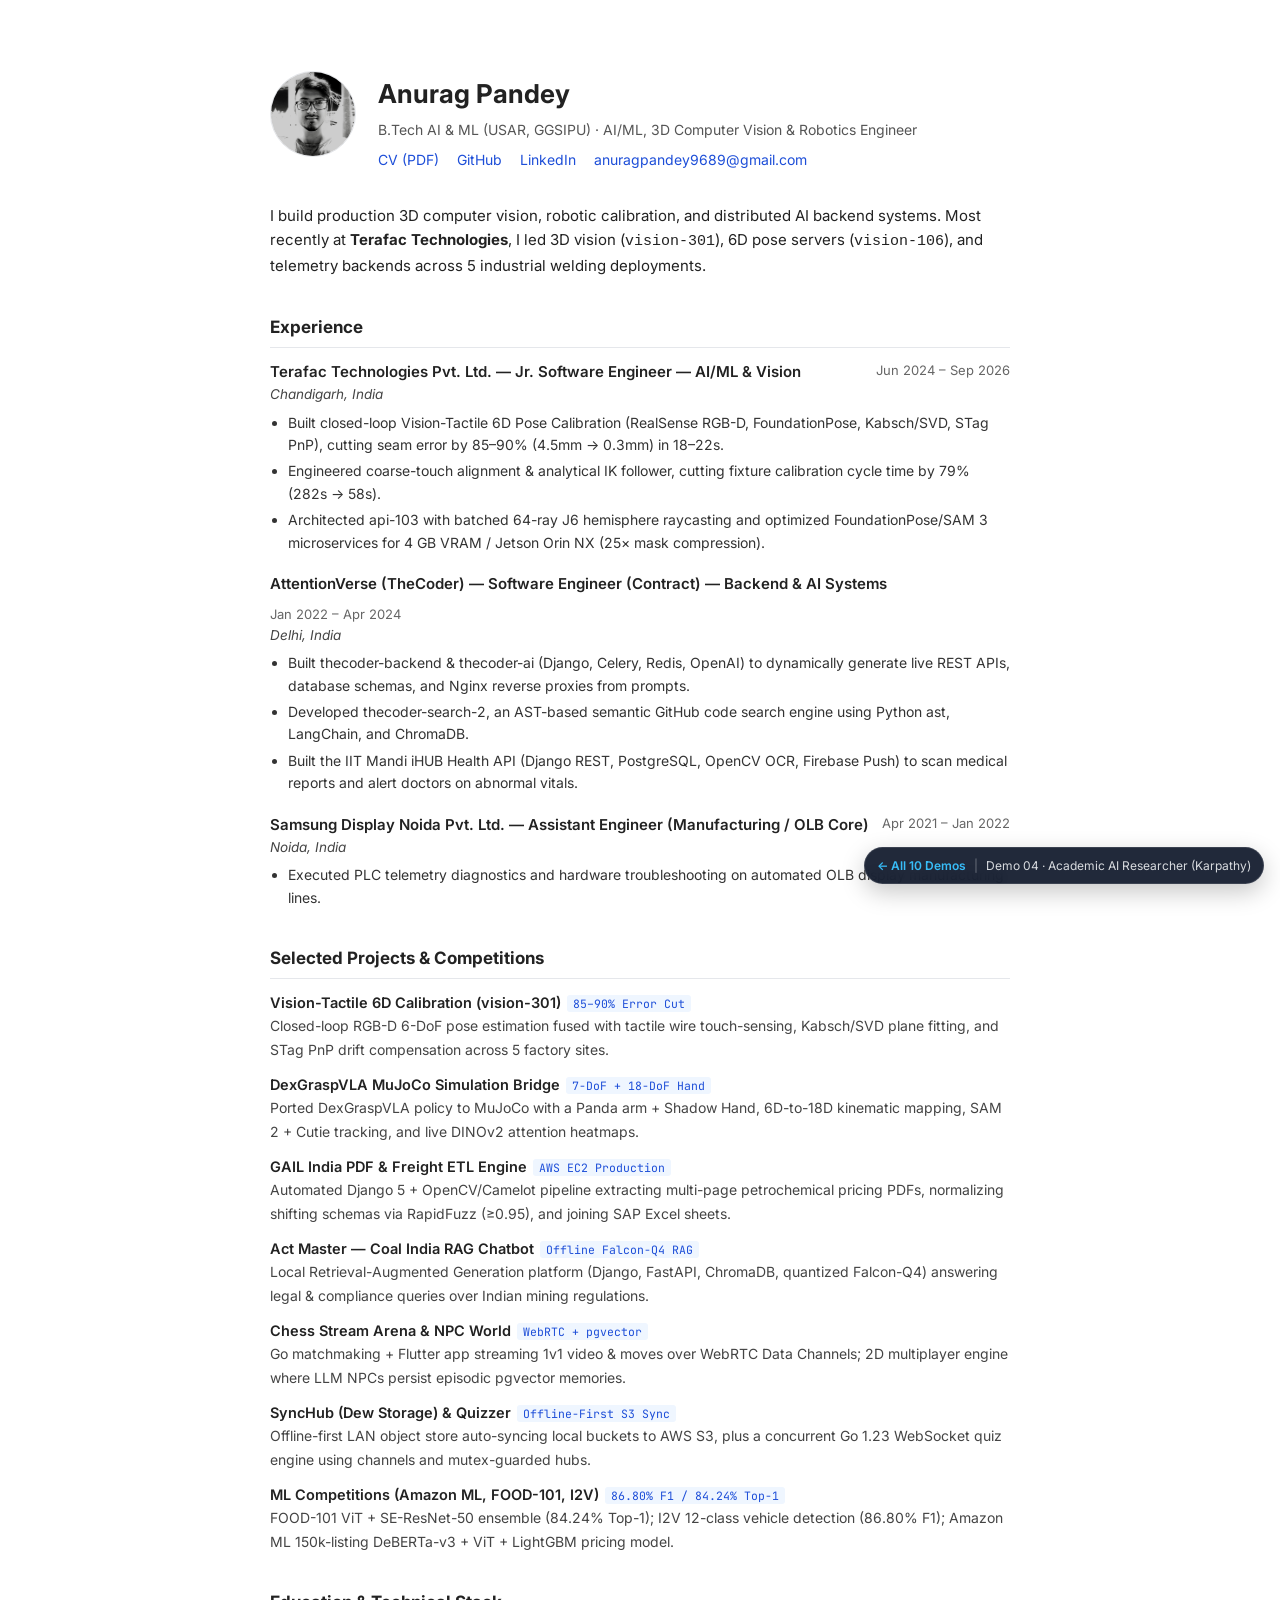
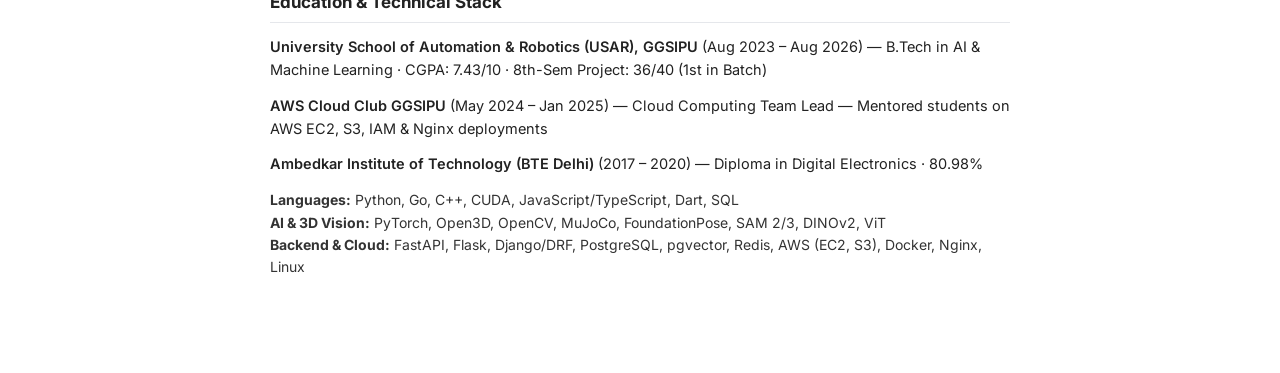
<file: demos/demo-04.html>
<!DOCTYPE html>
<html lang="en">
<head>
<meta charset="UTF-8"><meta name="viewport" content="width=device-width, initial-scale=1.0">
<title>Demo 04 — Academic AI Researcher | Anurag Pandey</title>
<link rel="preconnect" href="https://fonts.googleapis.com"><link rel="preconnect" href="https://fonts.gstatic.com" crossorigin><link href="https://fonts.googleapis.com/css2?family=Instrument+Serif:ital@0;1&family=Inter:wght@400;500;600;700&family=JetBrains+Mono:wght@400;500&family=Newsreader:ital,opsz,wght@0,6..72,400;0,6..72,500;1,6..72,400&display=swap" rel="stylesheet">
<style>
  body { background: #ffffff; color: #222; font-family: -apple-system, BlinkMacSystemFont, 'Inter', sans-serif; line-height: 1.6; max-width: 740px; margin: 0 auto; padding: 56px 22px 96px; font-size: 15px; }
  .top { display: flex; align-items: center; gap: 22px; margin-bottom: 32px; flex-wrap: wrap; }
  .top img { width: 84px; height: 84px; border-radius: 50%; object-fit: cover; border: 1px solid #e5e7eb; }
  h1 { font-size: 26px; font-weight: 700; margin-bottom: 4px; }
  .sub { color: #555; font-size: 14px; }
  .navlinks { margin-top: 8px; font-size: 14px; }
  .navlinks a { color: #1d4ed8; text-decoration: none; margin-right: 14px; }
  .navlinks a:hover { text-decoration: underline; }
  h2 { font-size: 17px; font-weight: 700; margin: 36px 0 12px; padding-bottom: 6px; border-bottom: 1px solid #e5e7eb; }
  .timeline-item { margin-bottom: 18px; }
  .tl-head { display: flex; justify-content: space-between; font-weight: 600; flex-wrap: wrap; gap: 8px; }
  .tl-date { color: #666; font-weight: 400; font-size: 13px; }
  .tl-sub { font-size: 13.5px; color: #444; font-style: italic; }
  ul.compact { padding-left: 18px; margin-top: 6px; color: #333; font-size: 14px; }
  ul.compact li { margin-bottom: 4px; }
  .pub-row { margin-bottom: 12px; font-size: 14.5px; }
  .pub-row strong { font-weight: 600; }
  .pub-tag { font-family: 'JetBrains Mono', monospace; font-size: 11.5px; color: #1d4ed8; background: #eff6ff; padding: 1px 6px; border-radius: 3px; margin-left: 6px; }
</style>
</head>
<body>
  <div class="top">
    <img src="../assets/20220822_002536.jpg" alt="Anurag Pandey">
    <div>
      <h1>Anurag Pandey</h1>
      <div class="sub">B.Tech AI &amp; ML (USAR, GGSIPU) · AI/ML, 3D Computer Vision &amp; Robotics Engineer</div>
      <div class="navlinks">
        <a href="../Anurag_Pandey_Resume.pdf" target="_blank">CV (PDF)</a>
        <a href="https://github.com/Anurag9689" target="_blank">GitHub</a>
        <a href="https://www.linkedin.com/in/-anurag-pandey-/" target="_blank">LinkedIn</a>
        <a href="mailto:anuragpandey9689@gmail.com">anuragpandey9689@gmail.com</a>
      </div>
    </div>
  </div>
  <p>I build production 3D computer vision, robotic calibration, and distributed AI backend systems. Most recently at <strong>Terafac Technologies</strong>, I led 3D vision (<code>vision-301</code>), 6D pose servers (<code>vision-106</code>), and telemetry backends across 5 industrial welding deployments.</p>

  <h2>Experience</h2>
  <div class="timeline-item"><div class="tl-head"><span>Terafac Technologies Pvt. Ltd. — Jr. Software Engineer — AI/ML &amp; Vision</span><span class="tl-date">Jun 2024 – Sep 2026</span></div><div class="tl-sub">Chandigarh, India</div><ul class="compact"><li>Built closed-loop Vision-Tactile 6D Pose Calibration (RealSense RGB-D, FoundationPose, Kabsch/SVD, STag PnP), cutting seam error by 85–90% (4.5mm → 0.3mm) in 18–22s.</li><li>Engineered coarse-touch alignment &amp; analytical IK follower, cutting fixture calibration cycle time by 79% (282s → 58s).</li><li>Architected api-103 with batched 64-ray J6 hemisphere raycasting and optimized FoundationPose/SAM 3 microservices for 4 GB VRAM / Jetson Orin NX (25× mask compression).</li></ul></div><div class="timeline-item"><div class="tl-head"><span>AttentionVerse (TheCoder) — Software Engineer (Contract) — Backend &amp; AI Systems</span><span class="tl-date">Jan 2022 – Apr 2024</span></div><div class="tl-sub">Delhi, India</div><ul class="compact"><li>Built thecoder-backend &amp; thecoder-ai (Django, Celery, Redis, OpenAI) to dynamically generate live REST APIs, database schemas, and Nginx reverse proxies from prompts.</li><li>Developed thecoder-search-2, an AST-based semantic GitHub code search engine using Python ast, LangChain, and ChromaDB.</li><li>Built the IIT Mandi iHUB Health API (Django REST, PostgreSQL, OpenCV OCR, Firebase Push) to scan medical reports and alert doctors on abnormal vitals.</li></ul></div><div class="timeline-item"><div class="tl-head"><span>Samsung Display Noida Pvt. Ltd. — Assistant Engineer (Manufacturing / OLB Core)</span><span class="tl-date">Apr 2021 – Jan 2022</span></div><div class="tl-sub">Noida, India</div><ul class="compact"><li>Executed PLC telemetry diagnostics and hardware troubleshooting on automated OLB display manufacturing lines.</li></ul></div>

  <h2>Selected Projects &amp; Competitions</h2>
  <div class="pub-row"><strong>Vision-Tactile 6D Calibration (vision-301)</strong><span class="pub-tag">85–90% Error Cut</span><br><span style="color:#444;font-size:14px;">Closed-loop RGB-D 6-DoF pose estimation fused with tactile wire touch-sensing, Kabsch/SVD plane fitting, and STag PnP drift compensation across 5 factory sites.</span></div><div class="pub-row"><strong>DexGraspVLA MuJoCo Simulation Bridge</strong><span class="pub-tag">7-DoF + 18-DoF Hand</span><br><span style="color:#444;font-size:14px;">Ported DexGraspVLA policy to MuJoCo with a Panda arm + Shadow Hand, 6D-to-18D kinematic mapping, SAM 2 + Cutie tracking, and live DINOv2 attention heatmaps.</span></div><div class="pub-row"><strong>GAIL India PDF &amp; Freight ETL Engine</strong><span class="pub-tag">AWS EC2 Production</span><br><span style="color:#444;font-size:14px;">Automated Django 5 + OpenCV/Camelot pipeline extracting multi-page petrochemical pricing PDFs, normalizing shifting schemas via RapidFuzz (≥0.95), and joining SAP Excel sheets.</span></div><div class="pub-row"><strong>Act Master — Coal India RAG Chatbot</strong><span class="pub-tag">Offline Falcon-Q4 RAG</span><br><span style="color:#444;font-size:14px;">Local Retrieval-Augmented Generation platform (Django, FastAPI, ChromaDB, quantized Falcon-Q4) answering legal &amp; compliance queries over Indian mining regulations.</span></div><div class="pub-row"><strong>Chess Stream Arena &amp; NPC World</strong><span class="pub-tag">WebRTC + pgvector</span><br><span style="color:#444;font-size:14px;">Go matchmaking + Flutter app streaming 1v1 video &amp; moves over WebRTC Data Channels; 2D multiplayer engine where LLM NPCs persist episodic pgvector memories.</span></div><div class="pub-row"><strong>SyncHub (Dew Storage) &amp; Quizzer</strong><span class="pub-tag">Offline-First S3 Sync</span><br><span style="color:#444;font-size:14px;">Offline-first LAN object store auto-syncing local buckets to AWS S3, plus a concurrent Go 1.23 WebSocket quiz engine using channels and mutex-guarded hubs.</span></div><div class="pub-row"><strong>ML Competitions (Amazon ML, FOOD-101, I2V)</strong><span class="pub-tag">86.80% F1 / 84.24% Top-1</span><br><span style="color:#444;font-size:14px;">FOOD-101 ViT + SE-ResNet-50 ensemble (84.24% Top-1); I2V 12-class vehicle detection (86.80% F1); Amazon ML 150k-listing DeBERTa-v3 + ViT + LightGBM pricing model.</span></div>

  <h2>Education &amp; Technical Stack</h2>
  <div class="pub-row"><strong>University School of Automation &amp; Robotics (USAR), GGSIPU</strong> (Aug 2023 – Aug 2026) — B.Tech in AI &amp; Machine Learning · CGPA: 7.43/10 · 8th-Sem Project: 36/40 (1st in Batch)</div><div class="pub-row"><strong>AWS Cloud Club GGSIPU</strong> (May 2024 – Jan 2025) — Cloud Computing Team Lead — Mentored students on AWS EC2, S3, IAM &amp; Nginx deployments</div><div class="pub-row"><strong>Ambedkar Institute of Technology (BTE Delhi)</strong> (2017 – 2020) — Diploma in Digital Electronics · 80.98%</div>
  <div style="margin-top:14px;font-size:14px;color:#333;">
    <div><strong>Languages:</strong> Python, Go, C++, CUDA, JavaScript/TypeScript, Dart, SQL</div><div><strong>AI &amp; 3D Vision:</strong> PyTorch, Open3D, OpenCV, MuJoCo, FoundationPose, SAM 2/3, DINOv2, ViT</div><div><strong>Backend &amp; Cloud:</strong> FastAPI, Flask, Django/DRF, PostgreSQL, pgvector, Redis, AWS (EC2, S3), Docker, Nginx, Linux</div>
  </div>

<div id="demo-switcher" style="position:fixed;bottom:16px;right:16px;z-index:9999;display:flex;align-items:center;gap:8px;background:rgba(15,23,42,0.92);color:#f8fafc;padding:8px 12px;border-radius:999px;font-family:Inter,system-ui,sans-serif;font-size:12px;box-shadow:0 8px 24px rgba(0,0,0,0.22);backdrop-filter:blur(8px);border:1px solid rgba(255,255,255,0.12);">
  <a href="index.html" style="color:#38bdf8;text-decoration:none;font-weight:600;">← All 10 Demos</a>
  <span style="opacity:0.35;">|</span>
  <span style="opacity:0.85;">Demo 04 · Academic AI Researcher (Karpathy)</span>
</div>

</body></html>
</file>
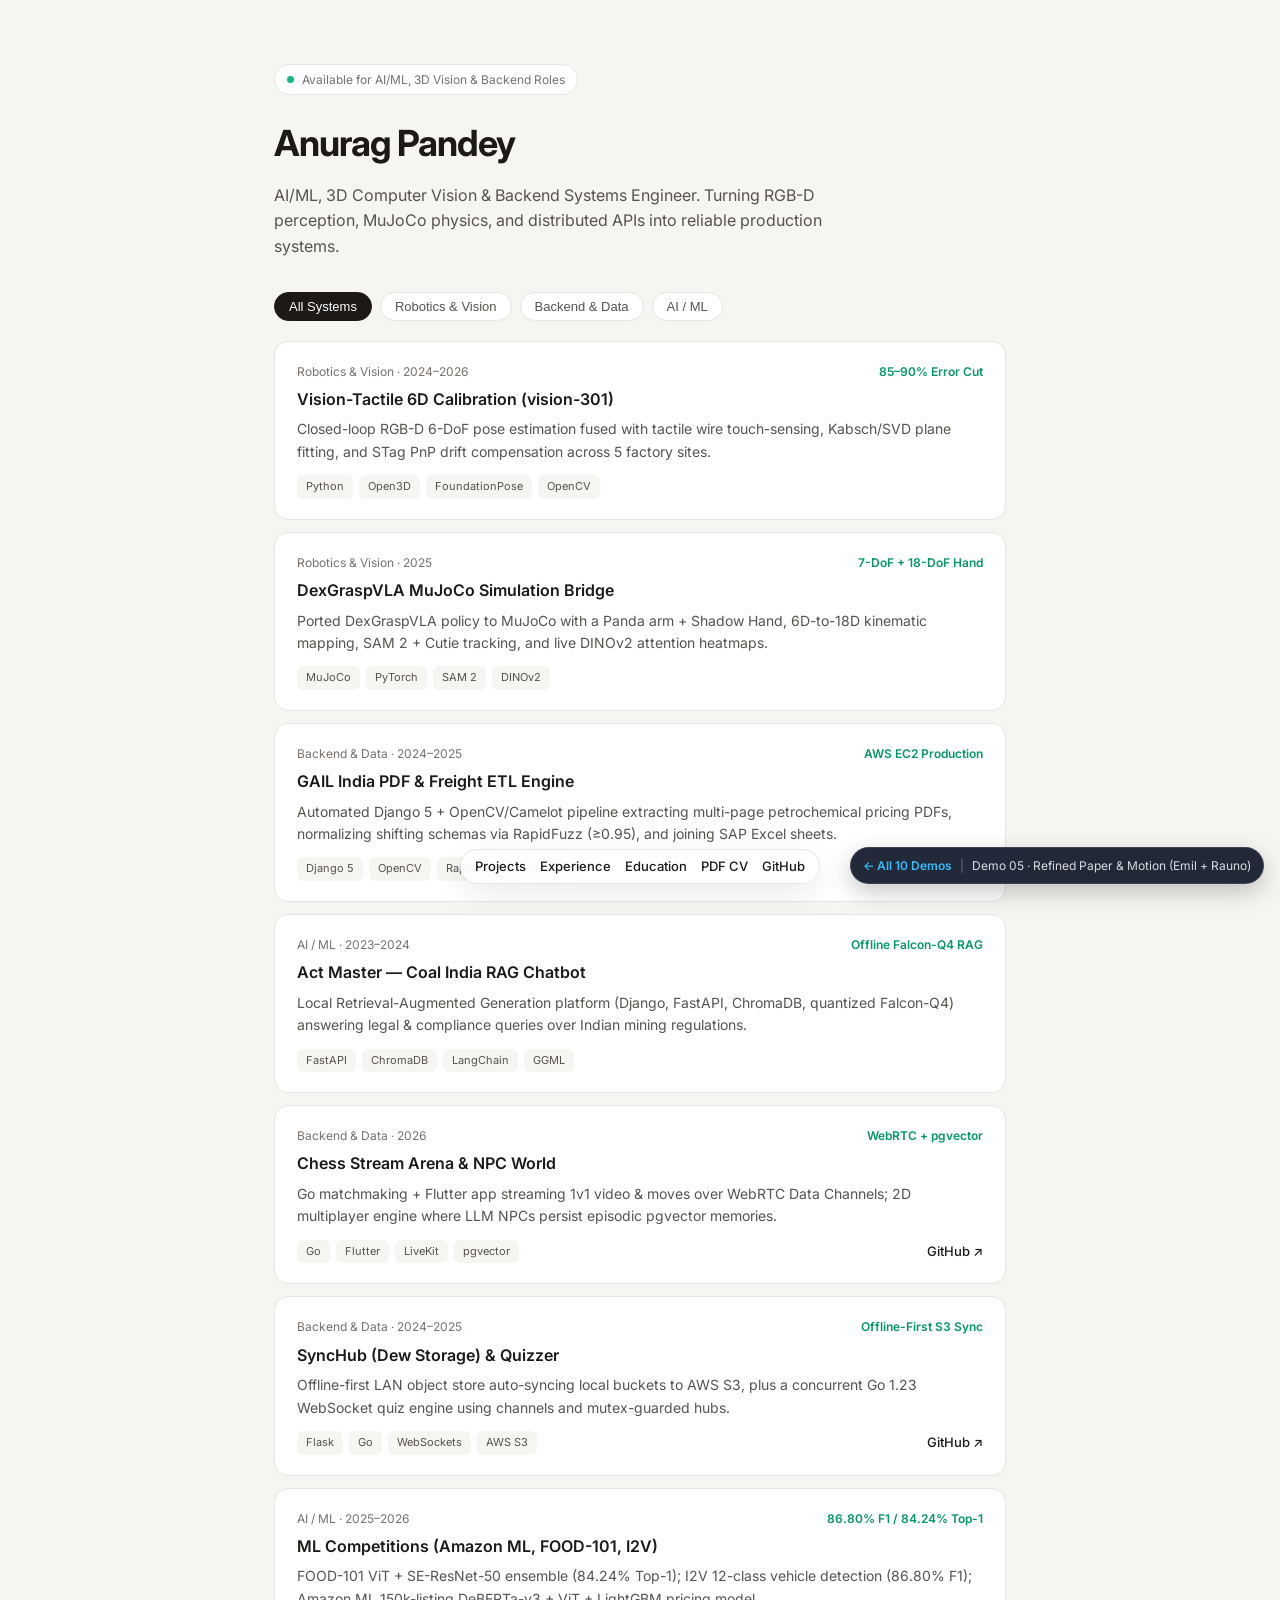
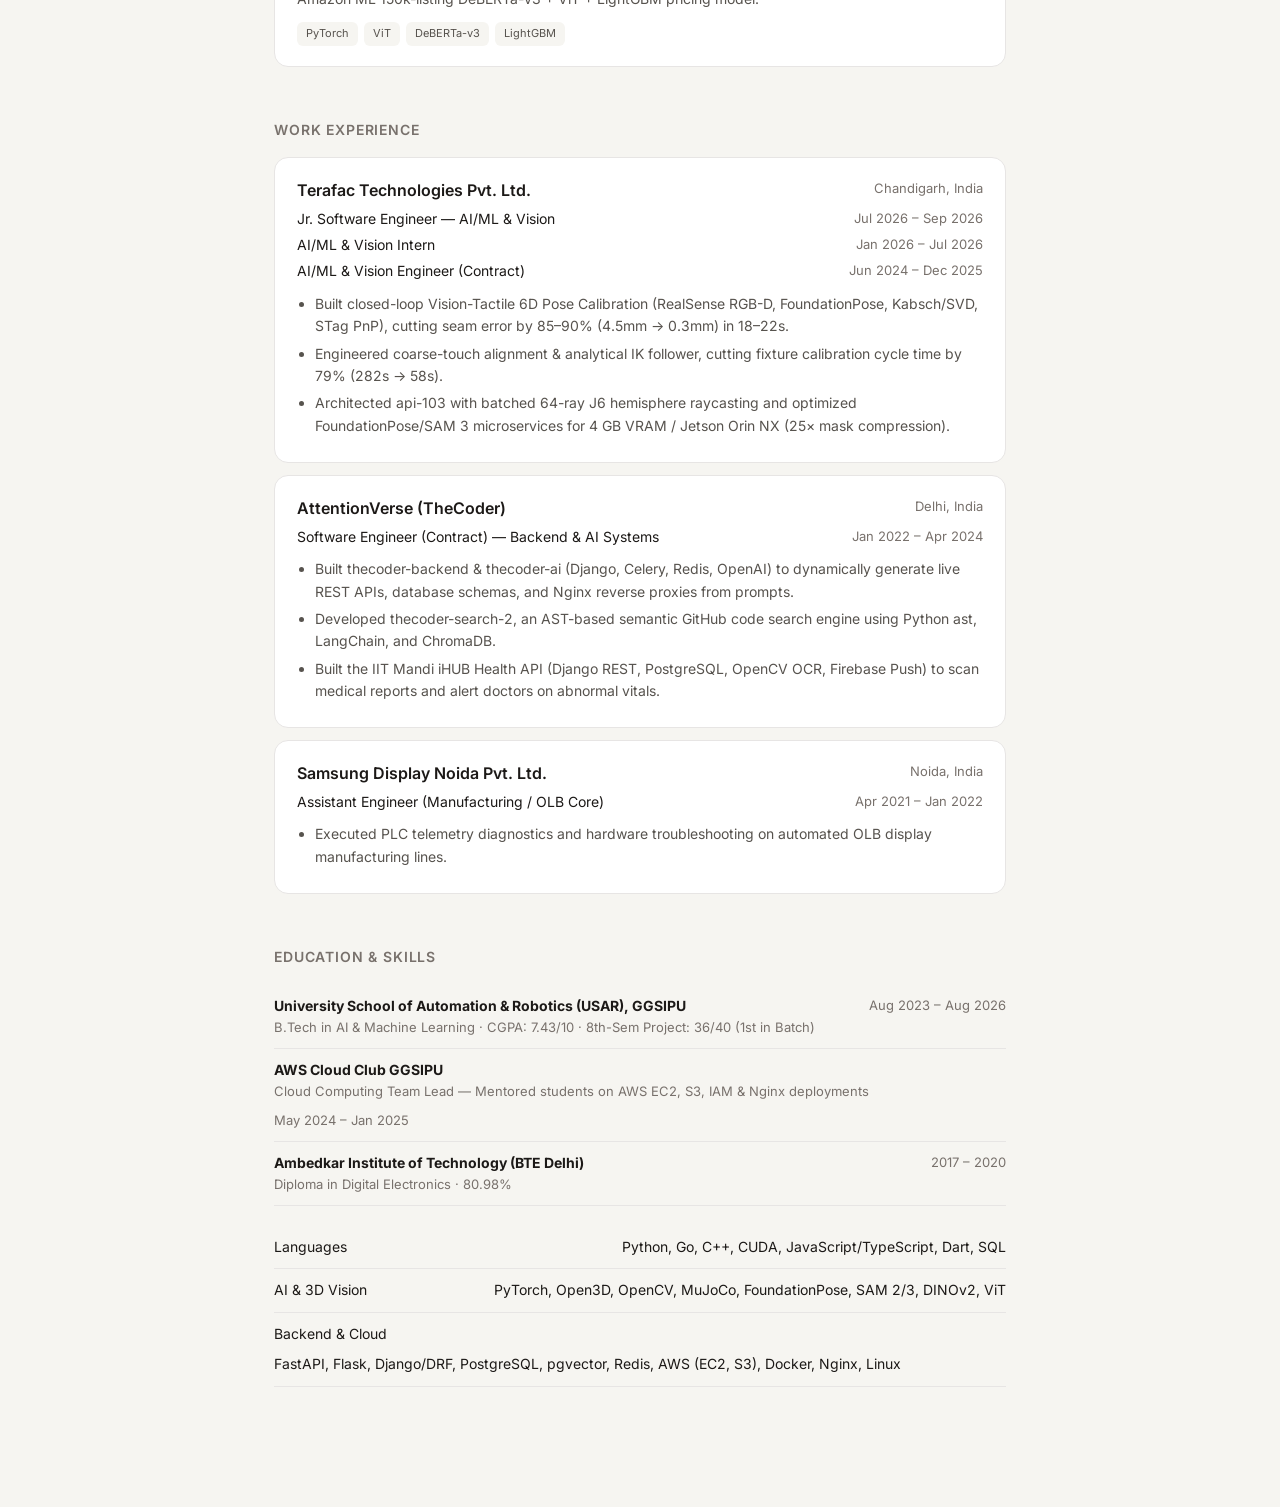
<file: demos/demo-05.html>
<!DOCTYPE html>
<html lang="en">
<head>
<meta charset="UTF-8"><meta name="viewport" content="width=device-width, initial-scale=1.0">
<title>Demo 05 — Refined Paper & Motion | Anurag Pandey</title>
<link rel="preconnect" href="https://fonts.googleapis.com"><link rel="preconnect" href="https://fonts.gstatic.com" crossorigin><link href="https://fonts.googleapis.com/css2?family=Instrument+Serif:ital@0;1&family=Inter:wght@400;500;600;700&family=JetBrains+Mono:wght@400;500&family=Newsreader:ital,opsz,wght@0,6..72,400;0,6..72,500;1,6..72,400&display=swap" rel="stylesheet">
<style>
  :root { --bg: #f6f5f1; --card: #ffffff; --fg: #1c1917; --muted: #78716c; --line: #e7e5e4; }
  * { box-sizing: border-box; margin: 0; padding: 0; }
  body { background: var(--bg); color: var(--fg); font-family: 'Inter', system-ui, sans-serif; line-height: 1.6; }
  .wrap { max-width: 780px; margin: 0 auto; padding: 64px 24px 120px; }
  .hero-badge { display: inline-flex; align-items: center; gap: 8px; padding: 5px 12px; background: #fff; border: 1px solid var(--line); border-radius: 999px; font-size: 12px; color: var(--muted); margin-bottom: 20px; }
  .dot { width: 7px; height: 7px; border-radius: 50%; background: #10b981; }
  h1 { font-size: 36px; font-weight: 700; letter-spacing: -0.03em; }
  .lead { font-size: 16px; color: #57534e; margin-top: 10px; max-width: 600px; }
  .pills { display: flex; gap: 8px; margin: 32px 0 20px; flex-wrap: wrap; }
  .pill { padding: 6px 14px; border-radius: 999px; border: 1px solid var(--line); background: #fff; font-size: 13px; cursor: pointer; color: #57534e; transition: all .2s cubic-bezier(.2,.8,.2,1); }
  .pill.active, .pill:hover { background: var(--fg); color: #fff; border-color: var(--fg); }
  .cards { display: grid; grid-template-columns: 1fr; gap: 12px; }
  .proj-card { background: var(--card); border: 1px solid var(--line); border-radius: 14px; padding: 20px 22px; transition: transform .25s cubic-bezier(.2,.8,.2,1), box-shadow .25s; }
  .proj-card:hover { transform: translateY(-2px); box-shadow: 0 10px 28px rgba(0,0,0,0.05); }
  .proj-top { display: flex; justify-content: space-between; font-size: 12px; color: var(--muted); margin-bottom: 6px; }
  .proj-metric { font-weight: 600; color: #059669; }
  .proj-card h3 { font-size: 16px; font-weight: 600; }
  .proj-card p { font-size: 14px; color: #57534e; margin-top: 6px; }
  .proj-foot { display: flex; justify-content: space-between; align-items: center; margin-top: 12px; }
  .tags { display: flex; gap: 6px; flex-wrap: wrap; }
  .tag { font-size: 11px; background: var(--bg); padding: 3px 9px; border-radius: 6px; color: #57534e; }
  .proj-link { font-size: 13px; color: var(--fg); font-weight: 500; text-decoration: none; }
  section { margin-top: 52px; }
  h2 { font-size: 14px; font-weight: 600; color: var(--muted); text-transform: uppercase; letter-spacing: 0.06em; margin-bottom: 16px; }
  .exp-item { background: #fff; border: 1px solid var(--line); border-radius: 14px; padding: 20px 22px; margin-bottom: 12px; }
  .exp-head { display: flex; justify-content: space-between; flex-wrap: wrap; gap: 8px; }
  .exp-head h3 { font-size: 16px; font-weight: 600; }
  .exp-loc, .role-date { font-size: 13px; color: var(--muted); }
  .role-row { display: flex; justify-content: space-between; font-size: 14px; margin-top: 4px; }
  .bullets { margin-top: 10px; padding-left: 18px; font-size: 14px; color: #57534e; }
  .bullets li { margin-bottom: 5px; }
  .edu-row, .skill-row { display: flex; justify-content: space-between; padding: 10px 0; border-bottom: 1px solid var(--line); font-size: 14px; flex-wrap: wrap; gap: 8px; }
  .edu-sub, .edu-date { color: var(--muted); font-size: 13px; }
  .dock { position: fixed; bottom: 16px; left: 50%; transform: translateX(-50%); background: rgba(255,255,255,0.88); backdrop-filter: blur(12px); border: 1px solid var(--line); padding: 6px 14px; border-radius: 999px; display: flex; gap: 14px; box-shadow: 0 10px 30px rgba(0,0,0,0.08); font-size: 13px; z-index: 90; }
  .dock a { color: var(--fg); text-decoration: none; font-weight: 500; }
</style>
</head>
<body>
<div class="wrap">
  <div class="hero-badge"><span class="dot"></span> Available for AI/ML, 3D Vision &amp; Backend Roles</div>
  <h1>Anurag Pandey</h1>
  <p class="lead">AI/ML, 3D Computer Vision &amp; Backend Systems Engineer. Turning RGB-D perception, MuJoCo physics, and distributed APIs into reliable production systems.</p>

  <section id="projects" style="margin-top:28px;">
    <div class="pills">
      <button class="pill active" onclick="filterProj('All', this)">All Systems</button>
      <button class="pill" onclick="filterProj('Robotics & Vision', this)">Robotics &amp; Vision</button>
      <button class="pill" onclick="filterProj('Backend & Data', this)">Backend &amp; Data</button>
      <button class="pill" onclick="filterProj('AI / ML', this)">AI / ML</button>
    </div>
    <div class="cards">
        <article class="proj-card" data-cat="Robotics &amp; Vision" data-search="vision-tactile 6d calibration (vision-301) closed-loop rgb-d 6-dof pose estimation fused with tactile wire touch-sensing, kabsch/svd plane fitting, and stag pnp drift compensation across 5 factory sites. python open3d foundationpose opencv">
          <div class="proj-top">
            <span class="proj-meta">Robotics &amp; Vision · 2024–2026</span>
            <span class="proj-metric">85–90% Error Cut</span>
          </div>
          <h3>Vision-Tactile 6D Calibration (vision-301)</h3>
          <p>Closed-loop RGB-D 6-DoF pose estimation fused with tactile wire touch-sensing, Kabsch/SVD plane fitting, and STag PnP drift compensation across 5 factory sites.</p>
          <div class="proj-foot">
            <div class="tags"><span class="tag">Python</span><span class="tag">Open3D</span><span class="tag">FoundationPose</span><span class="tag">OpenCV</span></div>
            
          </div>
        </article>
        

        <article class="proj-card" data-cat="Robotics &amp; Vision" data-search="dexgraspvla mujoco simulation bridge ported dexgraspvla policy to mujoco with a panda arm + shadow hand, 6d-to-18d kinematic mapping, sam 2 + cutie tracking, and live dinov2 attention heatmaps. mujoco pytorch sam 2 dinov2">
          <div class="proj-top">
            <span class="proj-meta">Robotics &amp; Vision · 2025</span>
            <span class="proj-metric">7-DoF + 18-DoF Hand</span>
          </div>
          <h3>DexGraspVLA MuJoCo Simulation Bridge</h3>
          <p>Ported DexGraspVLA policy to MuJoCo with a Panda arm + Shadow Hand, 6D-to-18D kinematic mapping, SAM 2 + Cutie tracking, and live DINOv2 attention heatmaps.</p>
          <div class="proj-foot">
            <div class="tags"><span class="tag">MuJoCo</span><span class="tag">PyTorch</span><span class="tag">SAM 2</span><span class="tag">DINOv2</span></div>
            
          </div>
        </article>
        

        <article class="proj-card" data-cat="Backend &amp; Data" data-search="gail india pdf &amp; freight etl engine automated django 5 + opencv/camelot pipeline extracting multi-page petrochemical pricing pdfs, normalizing shifting schemas via rapidfuzz (≥0.95), and joining sap excel sheets. django 5 opencv rapidfuzz aws ec2">
          <div class="proj-top">
            <span class="proj-meta">Backend &amp; Data · 2024–2025</span>
            <span class="proj-metric">AWS EC2 Production</span>
          </div>
          <h3>GAIL India PDF &amp; Freight ETL Engine</h3>
          <p>Automated Django 5 + OpenCV/Camelot pipeline extracting multi-page petrochemical pricing PDFs, normalizing shifting schemas via RapidFuzz (≥0.95), and joining SAP Excel sheets.</p>
          <div class="proj-foot">
            <div class="tags"><span class="tag">Django 5</span><span class="tag">OpenCV</span><span class="tag">RapidFuzz</span><span class="tag">AWS EC2</span></div>
            
          </div>
        </article>
        

        <article class="proj-card" data-cat="AI / ML" data-search="act master — coal india rag chatbot local retrieval-augmented generation platform (django, fastapi, chromadb, quantized falcon-q4) answering legal &amp; compliance queries over indian mining regulations. fastapi chromadb langchain ggml">
          <div class="proj-top">
            <span class="proj-meta">AI / ML · 2023–2024</span>
            <span class="proj-metric">Offline Falcon-Q4 RAG</span>
          </div>
          <h3>Act Master — Coal India RAG Chatbot</h3>
          <p>Local Retrieval-Augmented Generation platform (Django, FastAPI, ChromaDB, quantized Falcon-Q4) answering legal &amp; compliance queries over Indian mining regulations.</p>
          <div class="proj-foot">
            <div class="tags"><span class="tag">FastAPI</span><span class="tag">ChromaDB</span><span class="tag">LangChain</span><span class="tag">GGML</span></div>
            
          </div>
        </article>
        

        <article class="proj-card" data-cat="Backend &amp; Data" data-search="chess stream arena &amp; npc world go matchmaking + flutter app streaming 1v1 video &amp; moves over webrtc data channels; 2d multiplayer engine where llm npcs persist episodic pgvector memories. go flutter livekit pgvector">
          <div class="proj-top">
            <span class="proj-meta">Backend &amp; Data · 2026</span>
            <span class="proj-metric">WebRTC + pgvector</span>
          </div>
          <h3>Chess Stream Arena &amp; NPC World</h3>
          <p>Go matchmaking + Flutter app streaming 1v1 video &amp; moves over WebRTC Data Channels; 2D multiplayer engine where LLM NPCs persist episodic pgvector memories.</p>
          <div class="proj-foot">
            <div class="tags"><span class="tag">Go</span><span class="tag">Flutter</span><span class="tag">LiveKit</span><span class="tag">pgvector</span></div>
            <a href="https://github.com/Anurag9689/chess_stream" target="_blank" rel="noopener" class="proj-link">GitHub ↗</a>
          </div>
        </article>
        

        <article class="proj-card" data-cat="Backend &amp; Data" data-search="synchub (dew storage) &amp; quizzer offline-first lan object store auto-syncing local buckets to aws s3, plus a concurrent go 1.23 websocket quiz engine using channels and mutex-guarded hubs. flask go websockets aws s3">
          <div class="proj-top">
            <span class="proj-meta">Backend &amp; Data · 2024–2025</span>
            <span class="proj-metric">Offline-First S3 Sync</span>
          </div>
          <h3>SyncHub (Dew Storage) &amp; Quizzer</h3>
          <p>Offline-first LAN object store auto-syncing local buckets to AWS S3, plus a concurrent Go 1.23 WebSocket quiz engine using channels and mutex-guarded hubs.</p>
          <div class="proj-foot">
            <div class="tags"><span class="tag">Flask</span><span class="tag">Go</span><span class="tag">WebSockets</span><span class="tag">AWS S3</span></div>
            <a href="https://github.com/Anurag9689/SyncHub" target="_blank" rel="noopener" class="proj-link">GitHub ↗</a>
          </div>
        </article>
        

        <article class="proj-card" data-cat="AI / ML" data-search="ml competitions (amazon ml, food-101, i2v) food-101 vit + se-resnet-50 ensemble (84.24% top-1); i2v 12-class vehicle detection (86.80% f1); amazon ml 150k-listing deberta-v3 + vit + lightgbm pricing model. pytorch vit deberta-v3 lightgbm">
          <div class="proj-top">
            <span class="proj-meta">AI / ML · 2025–2026</span>
            <span class="proj-metric">86.80% F1 / 84.24% Top-1</span>
          </div>
          <h3>ML Competitions (Amazon ML, FOOD-101, I2V)</h3>
          <p>FOOD-101 ViT + SE-ResNet-50 ensemble (84.24% Top-1); I2V 12-class vehicle detection (86.80% F1); Amazon ML 150k-listing DeBERTa-v3 + ViT + LightGBM pricing model.</p>
          <div class="proj-foot">
            <div class="tags"><span class="tag">PyTorch</span><span class="tag">ViT</span><span class="tag">DeBERTa-v3</span><span class="tag">LightGBM</span></div>
            
          </div>
        </article>
        </div>
  </section>

  <section id="experience"><h2>Work Experience</h2>
        <article class="exp-item">
          <div class="exp-head">
            <h3>Terafac Technologies Pvt. Ltd.</h3>
            <span class="exp-loc">Chandigarh, India</span>
          </div>
          <div class="roles"><div class="role-row"><span class="role-title">Jr. Software Engineer — AI/ML &amp; Vision</span><span class="role-date">Jul 2026 – Sep 2026</span></div><div class="role-row"><span class="role-title">AI/ML &amp; Vision Intern</span><span class="role-date">Jan 2026 – Jul 2026</span></div><div class="role-row"><span class="role-title">AI/ML &amp; Vision Engineer (Contract)</span><span class="role-date">Jun 2024 – Dec 2025</span></div></div>
          <ul class="bullets"><li>Built closed-loop Vision-Tactile 6D Pose Calibration (RealSense RGB-D, FoundationPose, Kabsch/SVD, STag PnP), cutting seam error by 85–90% (4.5mm → 0.3mm) in 18–22s.</li><li>Engineered coarse-touch alignment &amp; analytical IK follower, cutting fixture calibration cycle time by 79% (282s → 58s).</li><li>Architected api-103 with batched 64-ray J6 hemisphere raycasting and optimized FoundationPose/SAM 3 microservices for 4 GB VRAM / Jetson Orin NX (25× mask compression).</li></ul>
        </article>
        

        <article class="exp-item">
          <div class="exp-head">
            <h3>AttentionVerse (TheCoder)</h3>
            <span class="exp-loc">Delhi, India</span>
          </div>
          <div class="roles"><div class="role-row"><span class="role-title">Software Engineer (Contract) — Backend &amp; AI Systems</span><span class="role-date">Jan 2022 – Apr 2024</span></div></div>
          <ul class="bullets"><li>Built thecoder-backend &amp; thecoder-ai (Django, Celery, Redis, OpenAI) to dynamically generate live REST APIs, database schemas, and Nginx reverse proxies from prompts.</li><li>Developed thecoder-search-2, an AST-based semantic GitHub code search engine using Python ast, LangChain, and ChromaDB.</li><li>Built the IIT Mandi iHUB Health API (Django REST, PostgreSQL, OpenCV OCR, Firebase Push) to scan medical reports and alert doctors on abnormal vitals.</li></ul>
        </article>
        

        <article class="exp-item">
          <div class="exp-head">
            <h3>Samsung Display Noida Pvt. Ltd.</h3>
            <span class="exp-loc">Noida, India</span>
          </div>
          <div class="roles"><div class="role-row"><span class="role-title">Assistant Engineer (Manufacturing / OLB Core)</span><span class="role-date">Apr 2021 – Jan 2022</span></div></div>
          <ul class="bullets"><li>Executed PLC telemetry diagnostics and hardware troubleshooting on automated OLB display manufacturing lines.</li></ul>
        </article>
        </section>
  <section id="education"><h2>Education &amp; Skills</h2><div class="edu-row"><div><strong>University School of Automation &amp; Robotics (USAR), GGSIPU</strong><div class="edu-sub">B.Tech in AI &amp; Machine Learning · CGPA: 7.43/10 · 8th-Sem Project: 36/40 (1st in Batch)</div></div><span class="edu-date">Aug 2023 – Aug 2026</span></div>
<div class="edu-row"><div><strong>AWS Cloud Club GGSIPU</strong><div class="edu-sub">Cloud Computing Team Lead — Mentored students on AWS EC2, S3, IAM &amp; Nginx deployments</div></div><span class="edu-date">May 2024 – Jan 2025</span></div>
<div class="edu-row"><div><strong>Ambedkar Institute of Technology (BTE Delhi)</strong><div class="edu-sub">Diploma in Digital Electronics · 80.98%</div></div><span class="edu-date">2017 – 2020</span></div><div style="margin-top:20px;"><div class="skill-row"><span class="skill-cat">Languages</span><span class="skill-vals">Python, Go, C++, CUDA, JavaScript/TypeScript, Dart, SQL</span></div>
<div class="skill-row"><span class="skill-cat">AI &amp; 3D Vision</span><span class="skill-vals">PyTorch, Open3D, OpenCV, MuJoCo, FoundationPose, SAM 2/3, DINOv2, ViT</span></div>
<div class="skill-row"><span class="skill-cat">Backend &amp; Cloud</span><span class="skill-vals">FastAPI, Flask, Django/DRF, PostgreSQL, pgvector, Redis, AWS (EC2, S3), Docker, Nginx, Linux</span></div></div></section>
</div>
<div class="dock">
  <a href="#projects">Projects</a>
  <a href="#experience">Experience</a>
  <a href="#education">Education</a>
  <a href="../Anurag_Pandey_Resume.pdf" target="_blank">PDF CV</a>
  <a href="https://github.com/Anurag9689" target="_blank">GitHub</a>
</div>
<script>
function filterProj(cat, btn) {
  document.querySelectorAll('.pill').forEach(b => b.classList.remove('active'));
  btn.classList.add('active');
  document.querySelectorAll('.proj-card').forEach(c => {
    c.style.display = (cat === 'All' || c.dataset.cat === cat) ? 'block' : 'none';
  });
}
</script>

<div id="demo-switcher" style="position:fixed;bottom:16px;right:16px;z-index:9999;display:flex;align-items:center;gap:8px;background:rgba(15,23,42,0.92);color:#f8fafc;padding:8px 12px;border-radius:999px;font-family:Inter,system-ui,sans-serif;font-size:12px;box-shadow:0 8px 24px rgba(0,0,0,0.22);backdrop-filter:blur(8px);border:1px solid rgba(255,255,255,0.12);">
  <a href="index.html" style="color:#38bdf8;text-decoration:none;font-weight:600;">← All 10 Demos</a>
  <span style="opacity:0.35;">|</span>
  <span style="opacity:0.85;">Demo 05 · Refined Paper &amp; Motion (Emil + Rauno)</span>
</div>

</body></html>
</file>
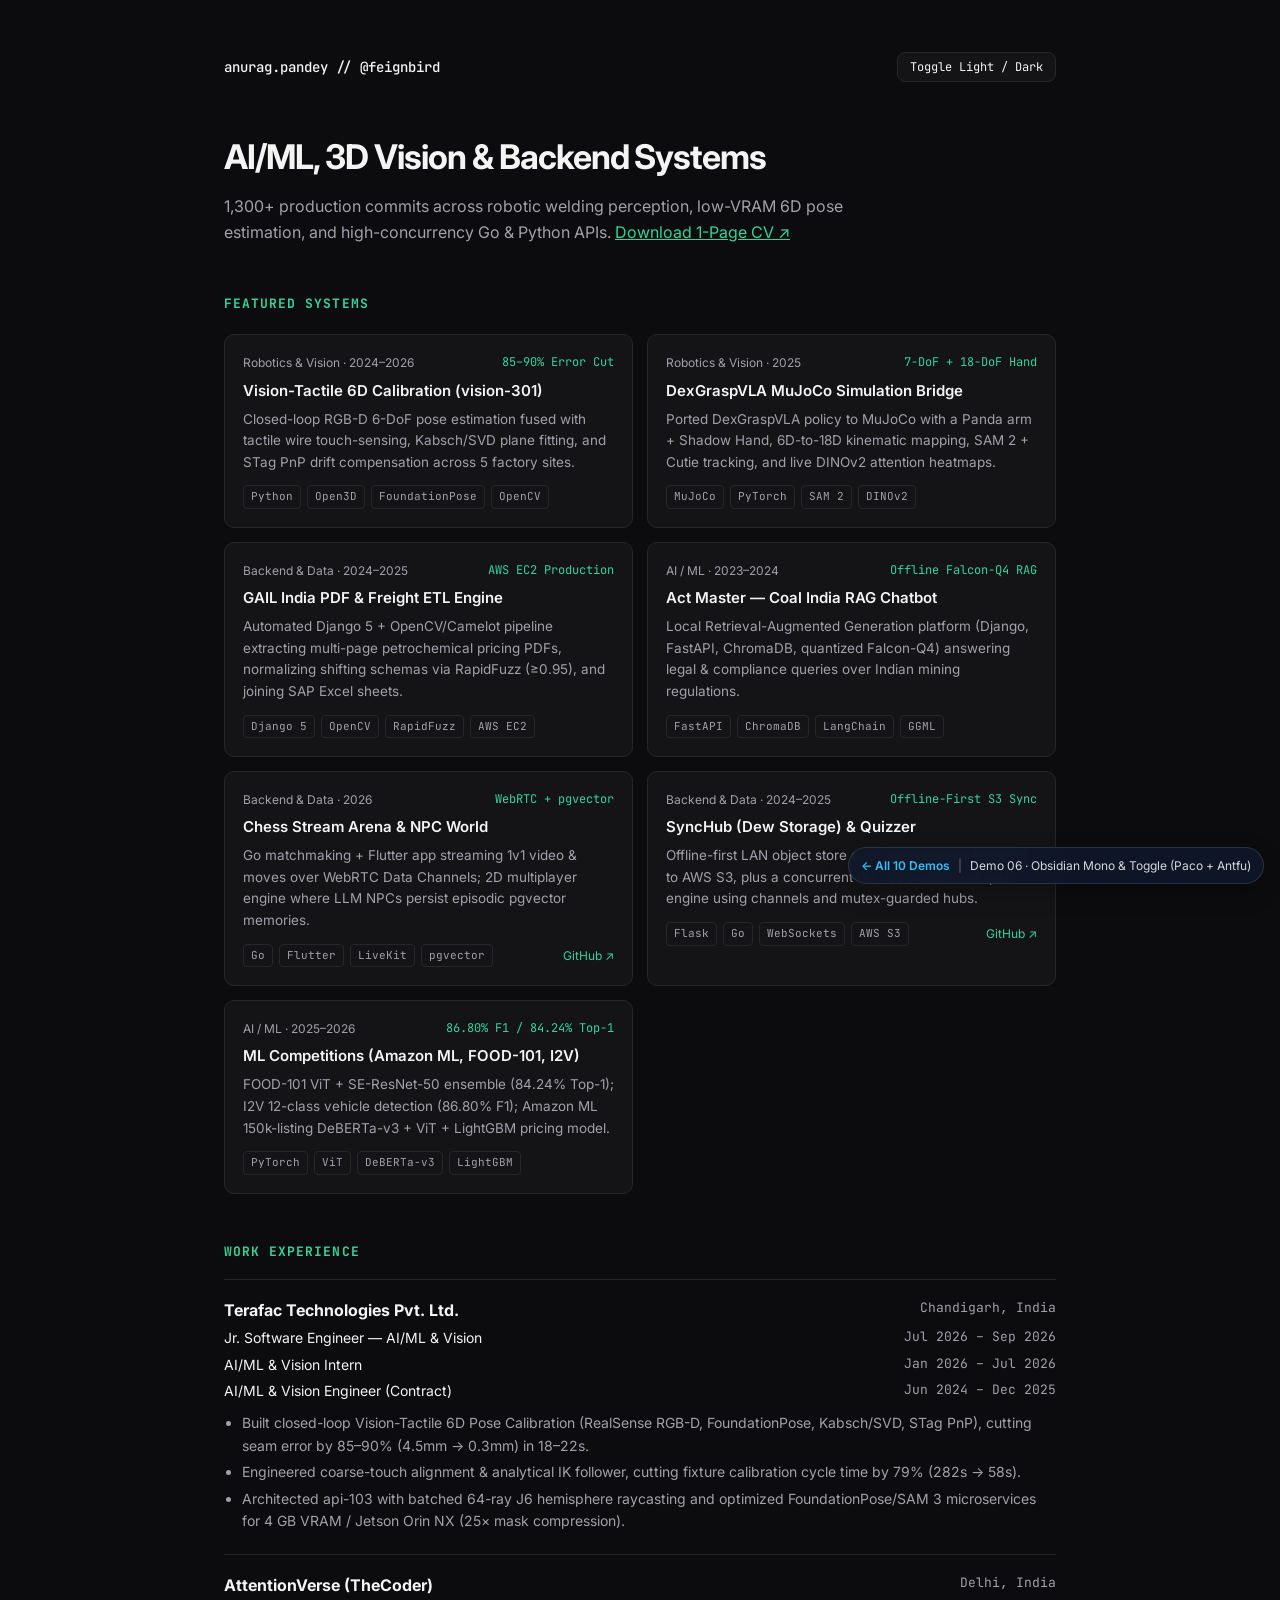
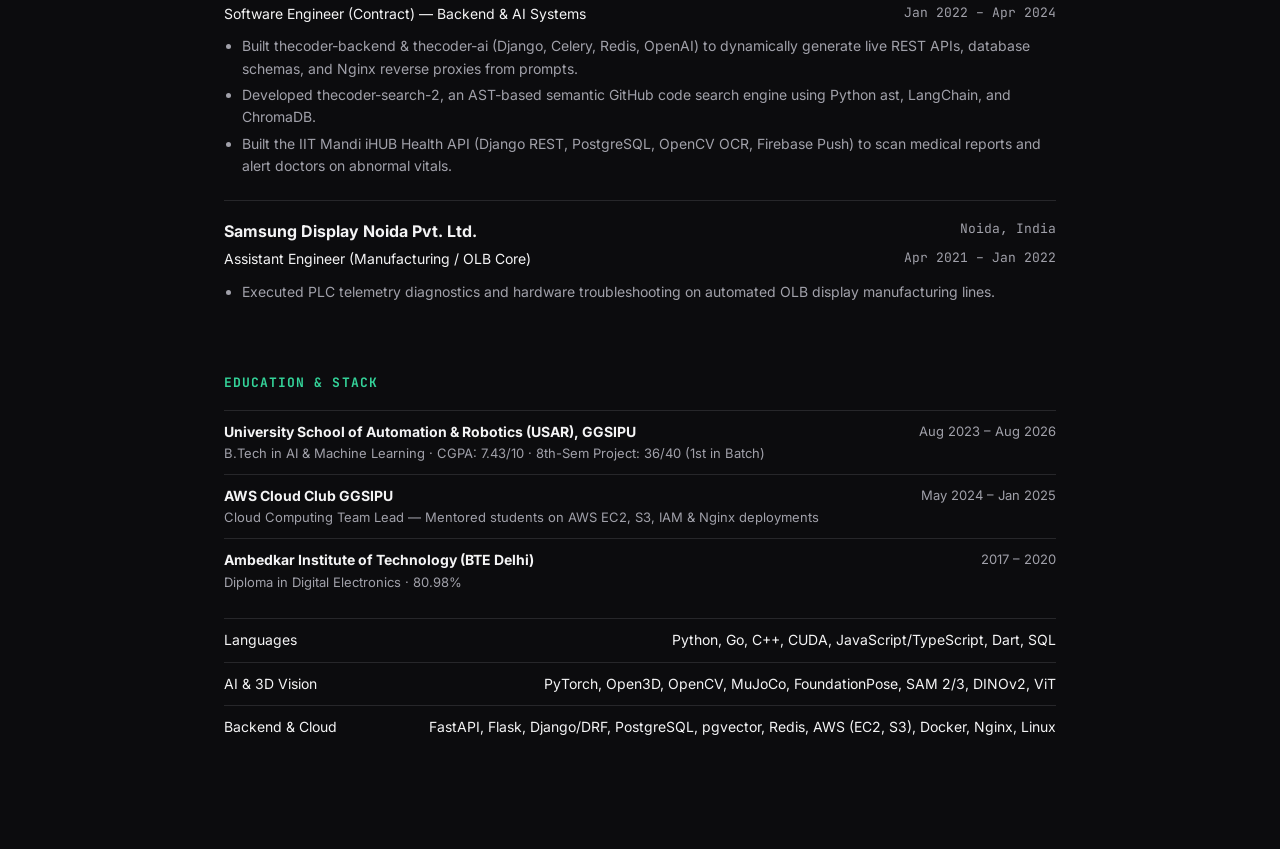
<file: demos/demo-06.html>
<!DOCTYPE html>
<html lang="en">
<head>
<meta charset="UTF-8"><meta name="viewport" content="width=device-width, initial-scale=1.0">
<title>Demo 06 — Obsidian Mono & Toggle | Anurag Pandey</title>
<link rel="preconnect" href="https://fonts.googleapis.com"><link rel="preconnect" href="https://fonts.gstatic.com" crossorigin><link href="https://fonts.googleapis.com/css2?family=Instrument+Serif:ital@0;1&family=Inter:wght@400;500;600;700&family=JetBrains+Mono:wght@400;500&family=Newsreader:ital,opsz,wght@0,6..72,400;0,6..72,500;1,6..72,400&display=swap" rel="stylesheet">
<style>
  :root { --bg: #0c0c0e; --card: #141417; --fg: #f4f4f5; --muted: #a1a1aa; --line: #27272a; --accent: #34d399; }
  body.light { --bg: #ffffff; --card: #f9fafb; --fg: #111827; --muted: #6b7280; --line: #e5e7eb; --accent: #059669; }
  * { box-sizing: border-box; margin: 0; padding: 0; }
  body { background: var(--bg); color: var(--fg); font-family: 'Inter', system-ui, sans-serif; line-height: 1.6; transition: background .2s, color .2s; }
  .wrap { max-width: 880px; margin: 0 auto; padding: 52px 24px 100px; }
  .topbar { display: flex; justify-content: space-between; align-items: center; margin-bottom: 48px; }
  .brand { font-family: 'JetBrains Mono', monospace; font-size: 14px; font-weight: 500; }
  .theme-btn { background: var(--card); border: 1px solid var(--line); color: var(--fg); padding: 6px 12px; border-radius: 8px; cursor: pointer; font-size: 12px; font-family: 'JetBrains Mono', monospace; }
  h1 { font-size: 34px; font-weight: 700; letter-spacing: -0.03em; }
  .lead { color: var(--muted); font-size: 16px; margin-top: 10px; max-width: 640px; }
  .grid-2 { display: grid; grid-template-columns: repeat(auto-fit, minmax(280px, 1fr)); gap: 14px; margin-top: 20px; }
  .proj-card { background: var(--card); border: 1px solid var(--line); border-radius: 10px; padding: 18px; }
  .proj-top { display: flex; justify-content: space-between; font-size: 12px; color: var(--muted); margin-bottom: 6px; }
  .proj-metric { color: var(--accent); font-family: 'JetBrains Mono', monospace; }
  .proj-card h3 { font-size: 15px; font-weight: 600; }
  .proj-card p { font-size: 13.5px; color: var(--muted); margin-top: 6px; }
  .proj-foot { display: flex; justify-content: space-between; margin-top: 12px; align-items: center; }
  .tags { display: flex; flex-wrap: wrap; gap: 6px; }
  .tag { font-size: 11px; font-family: 'JetBrains Mono', monospace; color: var(--muted); border: 1px solid var(--line); padding: 2px 7px; border-radius: 4px; }
  .proj-link { font-size: 12px; color: var(--accent); text-decoration: none; }
  section { margin-top: 48px; }
  h2 { font-size: 13px; font-family: 'JetBrains Mono', monospace; color: var(--accent); text-transform: uppercase; letter-spacing: 0.08em; margin-bottom: 16px; }
  .exp-item { padding: 18px 0; border-top: 1px solid var(--line); }
  .exp-head { display: flex; justify-content: space-between; flex-wrap: wrap; }
  .exp-head h3 { font-size: 16px; }
  .exp-loc, .role-date { font-size: 13px; color: var(--muted); font-family: 'JetBrains Mono', monospace; }
  .role-row { display: flex; justify-content: space-between; font-size: 14px; margin-top: 4px; }
  .bullets { margin-top: 10px; padding-left: 18px; font-size: 14px; color: var(--muted); }
  .bullets li { margin-bottom: 4px; }
  .edu-row, .skill-row { display: flex; justify-content: space-between; padding: 10px 0; border-top: 1px solid var(--line); font-size: 14px; gap: 16px; flex-wrap: wrap; }
  .edu-sub, .edu-date { color: var(--muted); font-size: 13px; }
</style>
</head>
<body>
<div class="wrap">
  <div class="topbar">
    <div class="brand">anurag.pandey // @feignbird</div>
    <button class="theme-btn" onclick="document.body.classList.toggle('light')">Toggle Light / Dark</button>
  </div>
  <h1>AI/ML, 3D Vision &amp; Backend Systems</h1>
  <p class="lead">1,300+ production commits across robotic welding perception, low-VRAM 6D pose estimation, and high-concurrency Go &amp; Python APIs. <a href="../Anurag_Pandey_Resume.pdf" style="color:var(--accent);" target="_blank">Download 1-Page CV ↗</a></p>
  <section><h2>Featured Systems</h2><div class="grid-2">
        <article class="proj-card" data-cat="Robotics &amp; Vision" data-search="vision-tactile 6d calibration (vision-301) closed-loop rgb-d 6-dof pose estimation fused with tactile wire touch-sensing, kabsch/svd plane fitting, and stag pnp drift compensation across 5 factory sites. python open3d foundationpose opencv">
          <div class="proj-top">
            <span class="proj-meta">Robotics &amp; Vision · 2024–2026</span>
            <span class="proj-metric">85–90% Error Cut</span>
          </div>
          <h3>Vision-Tactile 6D Calibration (vision-301)</h3>
          <p>Closed-loop RGB-D 6-DoF pose estimation fused with tactile wire touch-sensing, Kabsch/SVD plane fitting, and STag PnP drift compensation across 5 factory sites.</p>
          <div class="proj-foot">
            <div class="tags"><span class="tag">Python</span><span class="tag">Open3D</span><span class="tag">FoundationPose</span><span class="tag">OpenCV</span></div>
            
          </div>
        </article>
        

        <article class="proj-card" data-cat="Robotics &amp; Vision" data-search="dexgraspvla mujoco simulation bridge ported dexgraspvla policy to mujoco with a panda arm + shadow hand, 6d-to-18d kinematic mapping, sam 2 + cutie tracking, and live dinov2 attention heatmaps. mujoco pytorch sam 2 dinov2">
          <div class="proj-top">
            <span class="proj-meta">Robotics &amp; Vision · 2025</span>
            <span class="proj-metric">7-DoF + 18-DoF Hand</span>
          </div>
          <h3>DexGraspVLA MuJoCo Simulation Bridge</h3>
          <p>Ported DexGraspVLA policy to MuJoCo with a Panda arm + Shadow Hand, 6D-to-18D kinematic mapping, SAM 2 + Cutie tracking, and live DINOv2 attention heatmaps.</p>
          <div class="proj-foot">
            <div class="tags"><span class="tag">MuJoCo</span><span class="tag">PyTorch</span><span class="tag">SAM 2</span><span class="tag">DINOv2</span></div>
            
          </div>
        </article>
        

        <article class="proj-card" data-cat="Backend &amp; Data" data-search="gail india pdf &amp; freight etl engine automated django 5 + opencv/camelot pipeline extracting multi-page petrochemical pricing pdfs, normalizing shifting schemas via rapidfuzz (≥0.95), and joining sap excel sheets. django 5 opencv rapidfuzz aws ec2">
          <div class="proj-top">
            <span class="proj-meta">Backend &amp; Data · 2024–2025</span>
            <span class="proj-metric">AWS EC2 Production</span>
          </div>
          <h3>GAIL India PDF &amp; Freight ETL Engine</h3>
          <p>Automated Django 5 + OpenCV/Camelot pipeline extracting multi-page petrochemical pricing PDFs, normalizing shifting schemas via RapidFuzz (≥0.95), and joining SAP Excel sheets.</p>
          <div class="proj-foot">
            <div class="tags"><span class="tag">Django 5</span><span class="tag">OpenCV</span><span class="tag">RapidFuzz</span><span class="tag">AWS EC2</span></div>
            
          </div>
        </article>
        

        <article class="proj-card" data-cat="AI / ML" data-search="act master — coal india rag chatbot local retrieval-augmented generation platform (django, fastapi, chromadb, quantized falcon-q4) answering legal &amp; compliance queries over indian mining regulations. fastapi chromadb langchain ggml">
          <div class="proj-top">
            <span class="proj-meta">AI / ML · 2023–2024</span>
            <span class="proj-metric">Offline Falcon-Q4 RAG</span>
          </div>
          <h3>Act Master — Coal India RAG Chatbot</h3>
          <p>Local Retrieval-Augmented Generation platform (Django, FastAPI, ChromaDB, quantized Falcon-Q4) answering legal &amp; compliance queries over Indian mining regulations.</p>
          <div class="proj-foot">
            <div class="tags"><span class="tag">FastAPI</span><span class="tag">ChromaDB</span><span class="tag">LangChain</span><span class="tag">GGML</span></div>
            
          </div>
        </article>
        

        <article class="proj-card" data-cat="Backend &amp; Data" data-search="chess stream arena &amp; npc world go matchmaking + flutter app streaming 1v1 video &amp; moves over webrtc data channels; 2d multiplayer engine where llm npcs persist episodic pgvector memories. go flutter livekit pgvector">
          <div class="proj-top">
            <span class="proj-meta">Backend &amp; Data · 2026</span>
            <span class="proj-metric">WebRTC + pgvector</span>
          </div>
          <h3>Chess Stream Arena &amp; NPC World</h3>
          <p>Go matchmaking + Flutter app streaming 1v1 video &amp; moves over WebRTC Data Channels; 2D multiplayer engine where LLM NPCs persist episodic pgvector memories.</p>
          <div class="proj-foot">
            <div class="tags"><span class="tag">Go</span><span class="tag">Flutter</span><span class="tag">LiveKit</span><span class="tag">pgvector</span></div>
            <a href="https://github.com/Anurag9689/chess_stream" target="_blank" rel="noopener" class="proj-link">GitHub ↗</a>
          </div>
        </article>
        

        <article class="proj-card" data-cat="Backend &amp; Data" data-search="synchub (dew storage) &amp; quizzer offline-first lan object store auto-syncing local buckets to aws s3, plus a concurrent go 1.23 websocket quiz engine using channels and mutex-guarded hubs. flask go websockets aws s3">
          <div class="proj-top">
            <span class="proj-meta">Backend &amp; Data · 2024–2025</span>
            <span class="proj-metric">Offline-First S3 Sync</span>
          </div>
          <h3>SyncHub (Dew Storage) &amp; Quizzer</h3>
          <p>Offline-first LAN object store auto-syncing local buckets to AWS S3, plus a concurrent Go 1.23 WebSocket quiz engine using channels and mutex-guarded hubs.</p>
          <div class="proj-foot">
            <div class="tags"><span class="tag">Flask</span><span class="tag">Go</span><span class="tag">WebSockets</span><span class="tag">AWS S3</span></div>
            <a href="https://github.com/Anurag9689/SyncHub" target="_blank" rel="noopener" class="proj-link">GitHub ↗</a>
          </div>
        </article>
        

        <article class="proj-card" data-cat="AI / ML" data-search="ml competitions (amazon ml, food-101, i2v) food-101 vit + se-resnet-50 ensemble (84.24% top-1); i2v 12-class vehicle detection (86.80% f1); amazon ml 150k-listing deberta-v3 + vit + lightgbm pricing model. pytorch vit deberta-v3 lightgbm">
          <div class="proj-top">
            <span class="proj-meta">AI / ML · 2025–2026</span>
            <span class="proj-metric">86.80% F1 / 84.24% Top-1</span>
          </div>
          <h3>ML Competitions (Amazon ML, FOOD-101, I2V)</h3>
          <p>FOOD-101 ViT + SE-ResNet-50 ensemble (84.24% Top-1); I2V 12-class vehicle detection (86.80% F1); Amazon ML 150k-listing DeBERTa-v3 + ViT + LightGBM pricing model.</p>
          <div class="proj-foot">
            <div class="tags"><span class="tag">PyTorch</span><span class="tag">ViT</span><span class="tag">DeBERTa-v3</span><span class="tag">LightGBM</span></div>
            
          </div>
        </article>
        </div></section>
  <section><h2>Work Experience</h2>
        <article class="exp-item">
          <div class="exp-head">
            <h3>Terafac Technologies Pvt. Ltd.</h3>
            <span class="exp-loc">Chandigarh, India</span>
          </div>
          <div class="roles"><div class="role-row"><span class="role-title">Jr. Software Engineer — AI/ML &amp; Vision</span><span class="role-date">Jul 2026 – Sep 2026</span></div><div class="role-row"><span class="role-title">AI/ML &amp; Vision Intern</span><span class="role-date">Jan 2026 – Jul 2026</span></div><div class="role-row"><span class="role-title">AI/ML &amp; Vision Engineer (Contract)</span><span class="role-date">Jun 2024 – Dec 2025</span></div></div>
          <ul class="bullets"><li>Built closed-loop Vision-Tactile 6D Pose Calibration (RealSense RGB-D, FoundationPose, Kabsch/SVD, STag PnP), cutting seam error by 85–90% (4.5mm → 0.3mm) in 18–22s.</li><li>Engineered coarse-touch alignment &amp; analytical IK follower, cutting fixture calibration cycle time by 79% (282s → 58s).</li><li>Architected api-103 with batched 64-ray J6 hemisphere raycasting and optimized FoundationPose/SAM 3 microservices for 4 GB VRAM / Jetson Orin NX (25× mask compression).</li></ul>
        </article>
        

        <article class="exp-item">
          <div class="exp-head">
            <h3>AttentionVerse (TheCoder)</h3>
            <span class="exp-loc">Delhi, India</span>
          </div>
          <div class="roles"><div class="role-row"><span class="role-title">Software Engineer (Contract) — Backend &amp; AI Systems</span><span class="role-date">Jan 2022 – Apr 2024</span></div></div>
          <ul class="bullets"><li>Built thecoder-backend &amp; thecoder-ai (Django, Celery, Redis, OpenAI) to dynamically generate live REST APIs, database schemas, and Nginx reverse proxies from prompts.</li><li>Developed thecoder-search-2, an AST-based semantic GitHub code search engine using Python ast, LangChain, and ChromaDB.</li><li>Built the IIT Mandi iHUB Health API (Django REST, PostgreSQL, OpenCV OCR, Firebase Push) to scan medical reports and alert doctors on abnormal vitals.</li></ul>
        </article>
        

        <article class="exp-item">
          <div class="exp-head">
            <h3>Samsung Display Noida Pvt. Ltd.</h3>
            <span class="exp-loc">Noida, India</span>
          </div>
          <div class="roles"><div class="role-row"><span class="role-title">Assistant Engineer (Manufacturing / OLB Core)</span><span class="role-date">Apr 2021 – Jan 2022</span></div></div>
          <ul class="bullets"><li>Executed PLC telemetry diagnostics and hardware troubleshooting on automated OLB display manufacturing lines.</li></ul>
        </article>
        </section>
  <section><h2>Education &amp; Stack</h2><div class="edu-row"><div><strong>University School of Automation &amp; Robotics (USAR), GGSIPU</strong><div class="edu-sub">B.Tech in AI &amp; Machine Learning · CGPA: 7.43/10 · 8th-Sem Project: 36/40 (1st in Batch)</div></div><span class="edu-date">Aug 2023 – Aug 2026</span></div>
<div class="edu-row"><div><strong>AWS Cloud Club GGSIPU</strong><div class="edu-sub">Cloud Computing Team Lead — Mentored students on AWS EC2, S3, IAM &amp; Nginx deployments</div></div><span class="edu-date">May 2024 – Jan 2025</span></div>
<div class="edu-row"><div><strong>Ambedkar Institute of Technology (BTE Delhi)</strong><div class="edu-sub">Diploma in Digital Electronics · 80.98%</div></div><span class="edu-date">2017 – 2020</span></div><div style="margin-top:16px;"><div class="skill-row"><span class="skill-cat">Languages</span><span class="skill-vals">Python, Go, C++, CUDA, JavaScript/TypeScript, Dart, SQL</span></div>
<div class="skill-row"><span class="skill-cat">AI &amp; 3D Vision</span><span class="skill-vals">PyTorch, Open3D, OpenCV, MuJoCo, FoundationPose, SAM 2/3, DINOv2, ViT</span></div>
<div class="skill-row"><span class="skill-cat">Backend &amp; Cloud</span><span class="skill-vals">FastAPI, Flask, Django/DRF, PostgreSQL, pgvector, Redis, AWS (EC2, S3), Docker, Nginx, Linux</span></div></div></section>
</div>

<div id="demo-switcher" style="position:fixed;bottom:16px;right:16px;z-index:9999;display:flex;align-items:center;gap:8px;background:rgba(15,23,42,0.92);color:#f8fafc;padding:8px 12px;border-radius:999px;font-family:Inter,system-ui,sans-serif;font-size:12px;box-shadow:0 8px 24px rgba(0,0,0,0.22);backdrop-filter:blur(8px);border:1px solid rgba(255,255,255,0.12);">
  <a href="index.html" style="color:#38bdf8;text-decoration:none;font-weight:600;">← All 10 Demos</a>
  <span style="opacity:0.35;">|</span>
  <span style="opacity:0.85;">Demo 06 · Obsidian Mono &amp; Toggle (Paco + Antfu)</span>
</div>

</body></html>
</file>
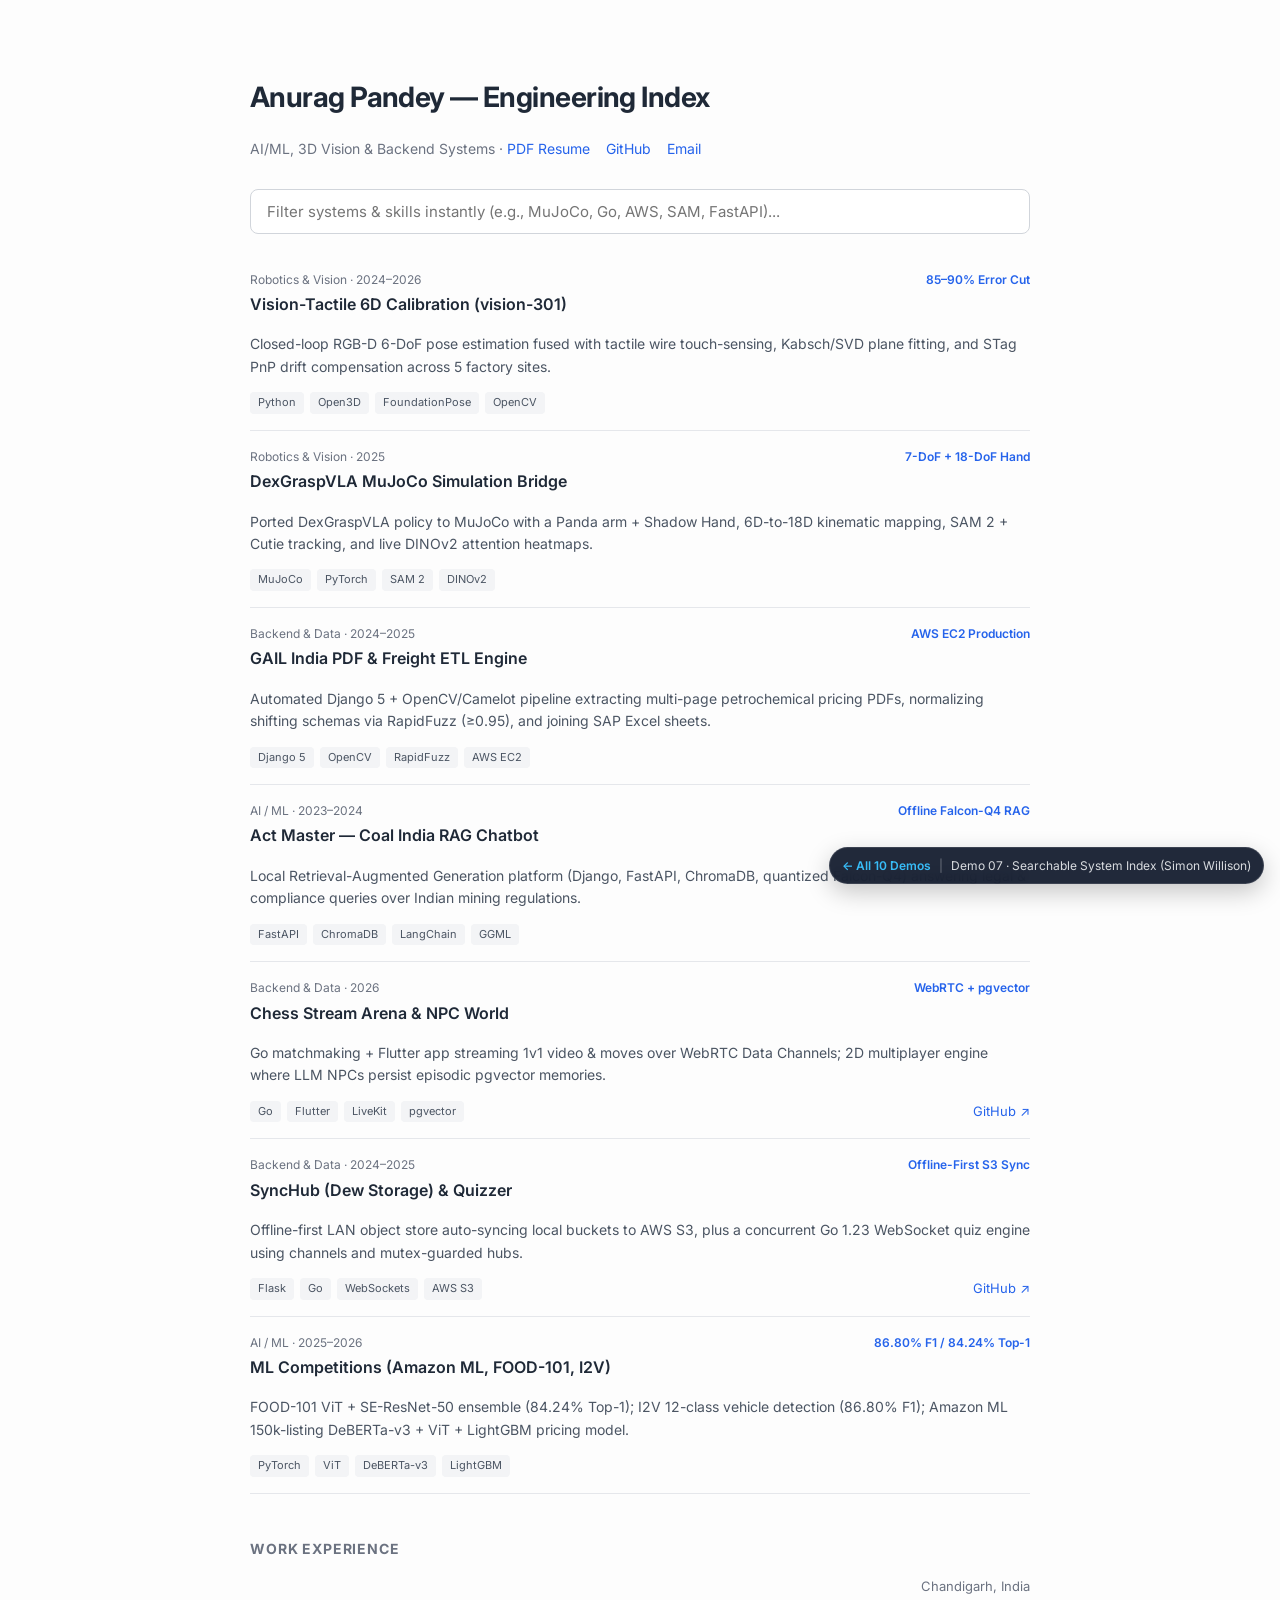
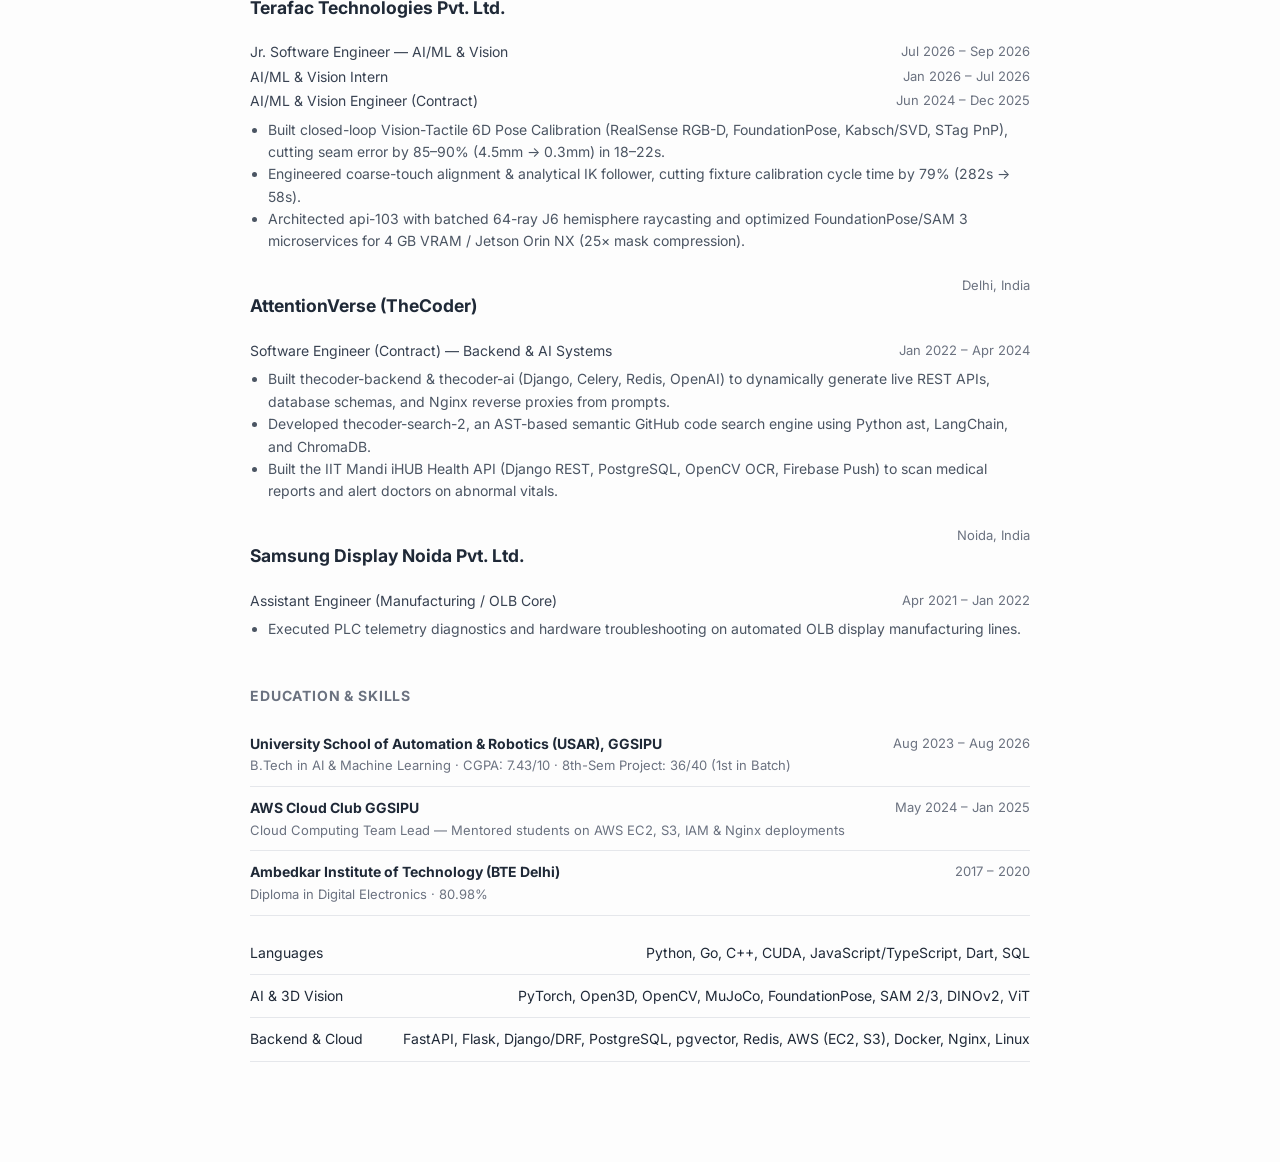
<file: demos/demo-07.html>
<!DOCTYPE html>
<html lang="en">
<head>
<meta charset="UTF-8"><meta name="viewport" content="width=device-width, initial-scale=1.0">
<title>Demo 07 — Searchable System Index | Anurag Pandey</title>
<link rel="preconnect" href="https://fonts.googleapis.com"><link rel="preconnect" href="https://fonts.gstatic.com" crossorigin><link href="https://fonts.googleapis.com/css2?family=Instrument+Serif:ital@0;1&family=Inter:wght@400;500;600;700&family=JetBrains+Mono:wght@400;500&family=Newsreader:ital,opsz,wght@0,6..72,400;0,6..72,500;1,6..72,400&display=swap" rel="stylesheet">
<style>
  body { background: #fdfdfd; color: #1f2937; font-family: 'Inter', system-ui, sans-serif; line-height: 1.6; max-width: 780px; margin: 0 auto; padding: 56px 24px 100px; }
  h1 { font-size: 28px; font-weight: 700; letter-spacing: -0.02em; }
  .meta { color: #6b7280; font-size: 14px; margin-top: 6px; }
  .meta a { color: #2563eb; text-decoration: none; margin-right: 12px; }
  .search-box { width: 100%; padding: 12px 16px; font-size: 15px; border: 1px solid #d1d5db; border-radius: 8px; margin: 28px 0 20px; outline: none; font-family: inherit; }
  .search-box:focus { border-color: #2563eb; box-shadow: 0 0 0 3px rgba(37,99,235,0.1); }
  .proj-card { padding: 16px 0; border-bottom: 1px solid #e5e7eb; }
  .proj-top { display: flex; justify-content: space-between; font-size: 12px; color: #6b7280; }
  .proj-metric { color: #2563eb; font-weight: 600; }
  .proj-card h3 { font-size: 16px; font-weight: 600; margin-top: 3px; }
  .proj-card p { font-size: 14px; color: #4b5563; margin-top: 4px; }
  .proj-foot { display: flex; justify-content: space-between; margin-top: 8px; }
  .tags { display: flex; gap: 6px; flex-wrap: wrap; }
  .tag { font-size: 11px; background: #f3f4f6; padding: 2px 8px; border-radius: 4px; color: #4b5563; }
  .proj-link { font-size: 13px; color: #2563eb; text-decoration: none; }
  h2 { font-size: 14px; text-transform: uppercase; letter-spacing: 0.06em; color: #6b7280; margin: 44px 0 16px; }
  .exp-item { margin-bottom: 22px; }
  .exp-head { display: flex; justify-content: space-between; font-size: 15px; font-weight: 600; }
  .exp-loc, .role-date { font-size: 13px; color: #6b7280; font-weight: 400; }
  .role-row { display: flex; justify-content: space-between; font-size: 14px; color: #374151; margin-top: 2px; }
  .bullets { margin-top: 6px; padding-left: 18px; font-size: 14px; color: #4b5563; }
  .edu-row, .skill-row { display: flex; justify-content: space-between; padding: 10px 0; border-bottom: 1px solid #e5e7eb; font-size: 14px; flex-wrap: wrap; gap: 8px; }
  .edu-sub, .edu-date { color: #6b7280; font-size: 13px; }
</style>
</head>
<body>
  <h1>Anurag Pandey — Engineering Index</h1>
  <div class="meta">AI/ML, 3D Vision &amp; Backend Systems · <a href="../Anurag_Pandey_Resume.pdf" target="_blank">PDF Resume</a> <a href="https://github.com/Anurag9689" target="_blank">GitHub</a> <a href="mailto:anuragpandey9689@gmail.com">Email</a></div>
  <input class="search-box" type="search" placeholder="Filter systems &amp; skills instantly (e.g., MuJoCo, Go, AWS, SAM, FastAPI)..." oninput="filterIdx(this.value)">
  <div id="proj-list">
        <article class="proj-card" data-cat="Robotics &amp; Vision" data-search="vision-tactile 6d calibration (vision-301) closed-loop rgb-d 6-dof pose estimation fused with tactile wire touch-sensing, kabsch/svd plane fitting, and stag pnp drift compensation across 5 factory sites. python open3d foundationpose opencv">
          <div class="proj-top">
            <span class="proj-meta">Robotics &amp; Vision · 2024–2026</span>
            <span class="proj-metric">85–90% Error Cut</span>
          </div>
          <h3>Vision-Tactile 6D Calibration (vision-301)</h3>
          <p>Closed-loop RGB-D 6-DoF pose estimation fused with tactile wire touch-sensing, Kabsch/SVD plane fitting, and STag PnP drift compensation across 5 factory sites.</p>
          <div class="proj-foot">
            <div class="tags"><span class="tag">Python</span><span class="tag">Open3D</span><span class="tag">FoundationPose</span><span class="tag">OpenCV</span></div>
            
          </div>
        </article>
        

        <article class="proj-card" data-cat="Robotics &amp; Vision" data-search="dexgraspvla mujoco simulation bridge ported dexgraspvla policy to mujoco with a panda arm + shadow hand, 6d-to-18d kinematic mapping, sam 2 + cutie tracking, and live dinov2 attention heatmaps. mujoco pytorch sam 2 dinov2">
          <div class="proj-top">
            <span class="proj-meta">Robotics &amp; Vision · 2025</span>
            <span class="proj-metric">7-DoF + 18-DoF Hand</span>
          </div>
          <h3>DexGraspVLA MuJoCo Simulation Bridge</h3>
          <p>Ported DexGraspVLA policy to MuJoCo with a Panda arm + Shadow Hand, 6D-to-18D kinematic mapping, SAM 2 + Cutie tracking, and live DINOv2 attention heatmaps.</p>
          <div class="proj-foot">
            <div class="tags"><span class="tag">MuJoCo</span><span class="tag">PyTorch</span><span class="tag">SAM 2</span><span class="tag">DINOv2</span></div>
            
          </div>
        </article>
        

        <article class="proj-card" data-cat="Backend &amp; Data" data-search="gail india pdf &amp; freight etl engine automated django 5 + opencv/camelot pipeline extracting multi-page petrochemical pricing pdfs, normalizing shifting schemas via rapidfuzz (≥0.95), and joining sap excel sheets. django 5 opencv rapidfuzz aws ec2">
          <div class="proj-top">
            <span class="proj-meta">Backend &amp; Data · 2024–2025</span>
            <span class="proj-metric">AWS EC2 Production</span>
          </div>
          <h3>GAIL India PDF &amp; Freight ETL Engine</h3>
          <p>Automated Django 5 + OpenCV/Camelot pipeline extracting multi-page petrochemical pricing PDFs, normalizing shifting schemas via RapidFuzz (≥0.95), and joining SAP Excel sheets.</p>
          <div class="proj-foot">
            <div class="tags"><span class="tag">Django 5</span><span class="tag">OpenCV</span><span class="tag">RapidFuzz</span><span class="tag">AWS EC2</span></div>
            
          </div>
        </article>
        

        <article class="proj-card" data-cat="AI / ML" data-search="act master — coal india rag chatbot local retrieval-augmented generation platform (django, fastapi, chromadb, quantized falcon-q4) answering legal &amp; compliance queries over indian mining regulations. fastapi chromadb langchain ggml">
          <div class="proj-top">
            <span class="proj-meta">AI / ML · 2023–2024</span>
            <span class="proj-metric">Offline Falcon-Q4 RAG</span>
          </div>
          <h3>Act Master — Coal India RAG Chatbot</h3>
          <p>Local Retrieval-Augmented Generation platform (Django, FastAPI, ChromaDB, quantized Falcon-Q4) answering legal &amp; compliance queries over Indian mining regulations.</p>
          <div class="proj-foot">
            <div class="tags"><span class="tag">FastAPI</span><span class="tag">ChromaDB</span><span class="tag">LangChain</span><span class="tag">GGML</span></div>
            
          </div>
        </article>
        

        <article class="proj-card" data-cat="Backend &amp; Data" data-search="chess stream arena &amp; npc world go matchmaking + flutter app streaming 1v1 video &amp; moves over webrtc data channels; 2d multiplayer engine where llm npcs persist episodic pgvector memories. go flutter livekit pgvector">
          <div class="proj-top">
            <span class="proj-meta">Backend &amp; Data · 2026</span>
            <span class="proj-metric">WebRTC + pgvector</span>
          </div>
          <h3>Chess Stream Arena &amp; NPC World</h3>
          <p>Go matchmaking + Flutter app streaming 1v1 video &amp; moves over WebRTC Data Channels; 2D multiplayer engine where LLM NPCs persist episodic pgvector memories.</p>
          <div class="proj-foot">
            <div class="tags"><span class="tag">Go</span><span class="tag">Flutter</span><span class="tag">LiveKit</span><span class="tag">pgvector</span></div>
            <a href="https://github.com/Anurag9689/chess_stream" target="_blank" rel="noopener" class="proj-link">GitHub ↗</a>
          </div>
        </article>
        

        <article class="proj-card" data-cat="Backend &amp; Data" data-search="synchub (dew storage) &amp; quizzer offline-first lan object store auto-syncing local buckets to aws s3, plus a concurrent go 1.23 websocket quiz engine using channels and mutex-guarded hubs. flask go websockets aws s3">
          <div class="proj-top">
            <span class="proj-meta">Backend &amp; Data · 2024–2025</span>
            <span class="proj-metric">Offline-First S3 Sync</span>
          </div>
          <h3>SyncHub (Dew Storage) &amp; Quizzer</h3>
          <p>Offline-first LAN object store auto-syncing local buckets to AWS S3, plus a concurrent Go 1.23 WebSocket quiz engine using channels and mutex-guarded hubs.</p>
          <div class="proj-foot">
            <div class="tags"><span class="tag">Flask</span><span class="tag">Go</span><span class="tag">WebSockets</span><span class="tag">AWS S3</span></div>
            <a href="https://github.com/Anurag9689/SyncHub" target="_blank" rel="noopener" class="proj-link">GitHub ↗</a>
          </div>
        </article>
        

        <article class="proj-card" data-cat="AI / ML" data-search="ml competitions (amazon ml, food-101, i2v) food-101 vit + se-resnet-50 ensemble (84.24% top-1); i2v 12-class vehicle detection (86.80% f1); amazon ml 150k-listing deberta-v3 + vit + lightgbm pricing model. pytorch vit deberta-v3 lightgbm">
          <div class="proj-top">
            <span class="proj-meta">AI / ML · 2025–2026</span>
            <span class="proj-metric">86.80% F1 / 84.24% Top-1</span>
          </div>
          <h3>ML Competitions (Amazon ML, FOOD-101, I2V)</h3>
          <p>FOOD-101 ViT + SE-ResNet-50 ensemble (84.24% Top-1); I2V 12-class vehicle detection (86.80% F1); Amazon ML 150k-listing DeBERTa-v3 + ViT + LightGBM pricing model.</p>
          <div class="proj-foot">
            <div class="tags"><span class="tag">PyTorch</span><span class="tag">ViT</span><span class="tag">DeBERTa-v3</span><span class="tag">LightGBM</span></div>
            
          </div>
        </article>
        </div>
  <h2>Work Experience</h2>
        <article class="exp-item">
          <div class="exp-head">
            <h3>Terafac Technologies Pvt. Ltd.</h3>
            <span class="exp-loc">Chandigarh, India</span>
          </div>
          <div class="roles"><div class="role-row"><span class="role-title">Jr. Software Engineer — AI/ML &amp; Vision</span><span class="role-date">Jul 2026 – Sep 2026</span></div><div class="role-row"><span class="role-title">AI/ML &amp; Vision Intern</span><span class="role-date">Jan 2026 – Jul 2026</span></div><div class="role-row"><span class="role-title">AI/ML &amp; Vision Engineer (Contract)</span><span class="role-date">Jun 2024 – Dec 2025</span></div></div>
          <ul class="bullets"><li>Built closed-loop Vision-Tactile 6D Pose Calibration (RealSense RGB-D, FoundationPose, Kabsch/SVD, STag PnP), cutting seam error by 85–90% (4.5mm → 0.3mm) in 18–22s.</li><li>Engineered coarse-touch alignment &amp; analytical IK follower, cutting fixture calibration cycle time by 79% (282s → 58s).</li><li>Architected api-103 with batched 64-ray J6 hemisphere raycasting and optimized FoundationPose/SAM 3 microservices for 4 GB VRAM / Jetson Orin NX (25× mask compression).</li></ul>
        </article>
        

        <article class="exp-item">
          <div class="exp-head">
            <h3>AttentionVerse (TheCoder)</h3>
            <span class="exp-loc">Delhi, India</span>
          </div>
          <div class="roles"><div class="role-row"><span class="role-title">Software Engineer (Contract) — Backend &amp; AI Systems</span><span class="role-date">Jan 2022 – Apr 2024</span></div></div>
          <ul class="bullets"><li>Built thecoder-backend &amp; thecoder-ai (Django, Celery, Redis, OpenAI) to dynamically generate live REST APIs, database schemas, and Nginx reverse proxies from prompts.</li><li>Developed thecoder-search-2, an AST-based semantic GitHub code search engine using Python ast, LangChain, and ChromaDB.</li><li>Built the IIT Mandi iHUB Health API (Django REST, PostgreSQL, OpenCV OCR, Firebase Push) to scan medical reports and alert doctors on abnormal vitals.</li></ul>
        </article>
        

        <article class="exp-item">
          <div class="exp-head">
            <h3>Samsung Display Noida Pvt. Ltd.</h3>
            <span class="exp-loc">Noida, India</span>
          </div>
          <div class="roles"><div class="role-row"><span class="role-title">Assistant Engineer (Manufacturing / OLB Core)</span><span class="role-date">Apr 2021 – Jan 2022</span></div></div>
          <ul class="bullets"><li>Executed PLC telemetry diagnostics and hardware troubleshooting on automated OLB display manufacturing lines.</li></ul>
        </article>
        
  <h2>Education &amp; Skills</h2><div class="edu-row"><div><strong>University School of Automation &amp; Robotics (USAR), GGSIPU</strong><div class="edu-sub">B.Tech in AI &amp; Machine Learning · CGPA: 7.43/10 · 8th-Sem Project: 36/40 (1st in Batch)</div></div><span class="edu-date">Aug 2023 – Aug 2026</span></div>
<div class="edu-row"><div><strong>AWS Cloud Club GGSIPU</strong><div class="edu-sub">Cloud Computing Team Lead — Mentored students on AWS EC2, S3, IAM &amp; Nginx deployments</div></div><span class="edu-date">May 2024 – Jan 2025</span></div>
<div class="edu-row"><div><strong>Ambedkar Institute of Technology (BTE Delhi)</strong><div class="edu-sub">Diploma in Digital Electronics · 80.98%</div></div><span class="edu-date">2017 – 2020</span></div><div style="margin-top:16px;"><div class="skill-row"><span class="skill-cat">Languages</span><span class="skill-vals">Python, Go, C++, CUDA, JavaScript/TypeScript, Dart, SQL</span></div>
<div class="skill-row"><span class="skill-cat">AI &amp; 3D Vision</span><span class="skill-vals">PyTorch, Open3D, OpenCV, MuJoCo, FoundationPose, SAM 2/3, DINOv2, ViT</span></div>
<div class="skill-row"><span class="skill-cat">Backend &amp; Cloud</span><span class="skill-vals">FastAPI, Flask, Django/DRF, PostgreSQL, pgvector, Redis, AWS (EC2, S3), Docker, Nginx, Linux</span></div></div>
<script>
function filterIdx(q) {
  q = q.toLowerCase().trim();
  document.querySelectorAll('.proj-card').forEach(c => {
    c.style.display = (!q || c.dataset.search.includes(q)) ? 'block' : 'none';
  });
}
</script>

<div id="demo-switcher" style="position:fixed;bottom:16px;right:16px;z-index:9999;display:flex;align-items:center;gap:8px;background:rgba(15,23,42,0.92);color:#f8fafc;padding:8px 12px;border-radius:999px;font-family:Inter,system-ui,sans-serif;font-size:12px;box-shadow:0 8px 24px rgba(0,0,0,0.22);backdrop-filter:blur(8px);border:1px solid rgba(255,255,255,0.12);">
  <a href="index.html" style="color:#38bdf8;text-decoration:none;font-weight:600;">← All 10 Demos</a>
  <span style="opacity:0.35;">|</span>
  <span style="opacity:0.85;">Demo 07 · Searchable System Index (Simon Willison)</span>
</div>

</body></html>
</file>
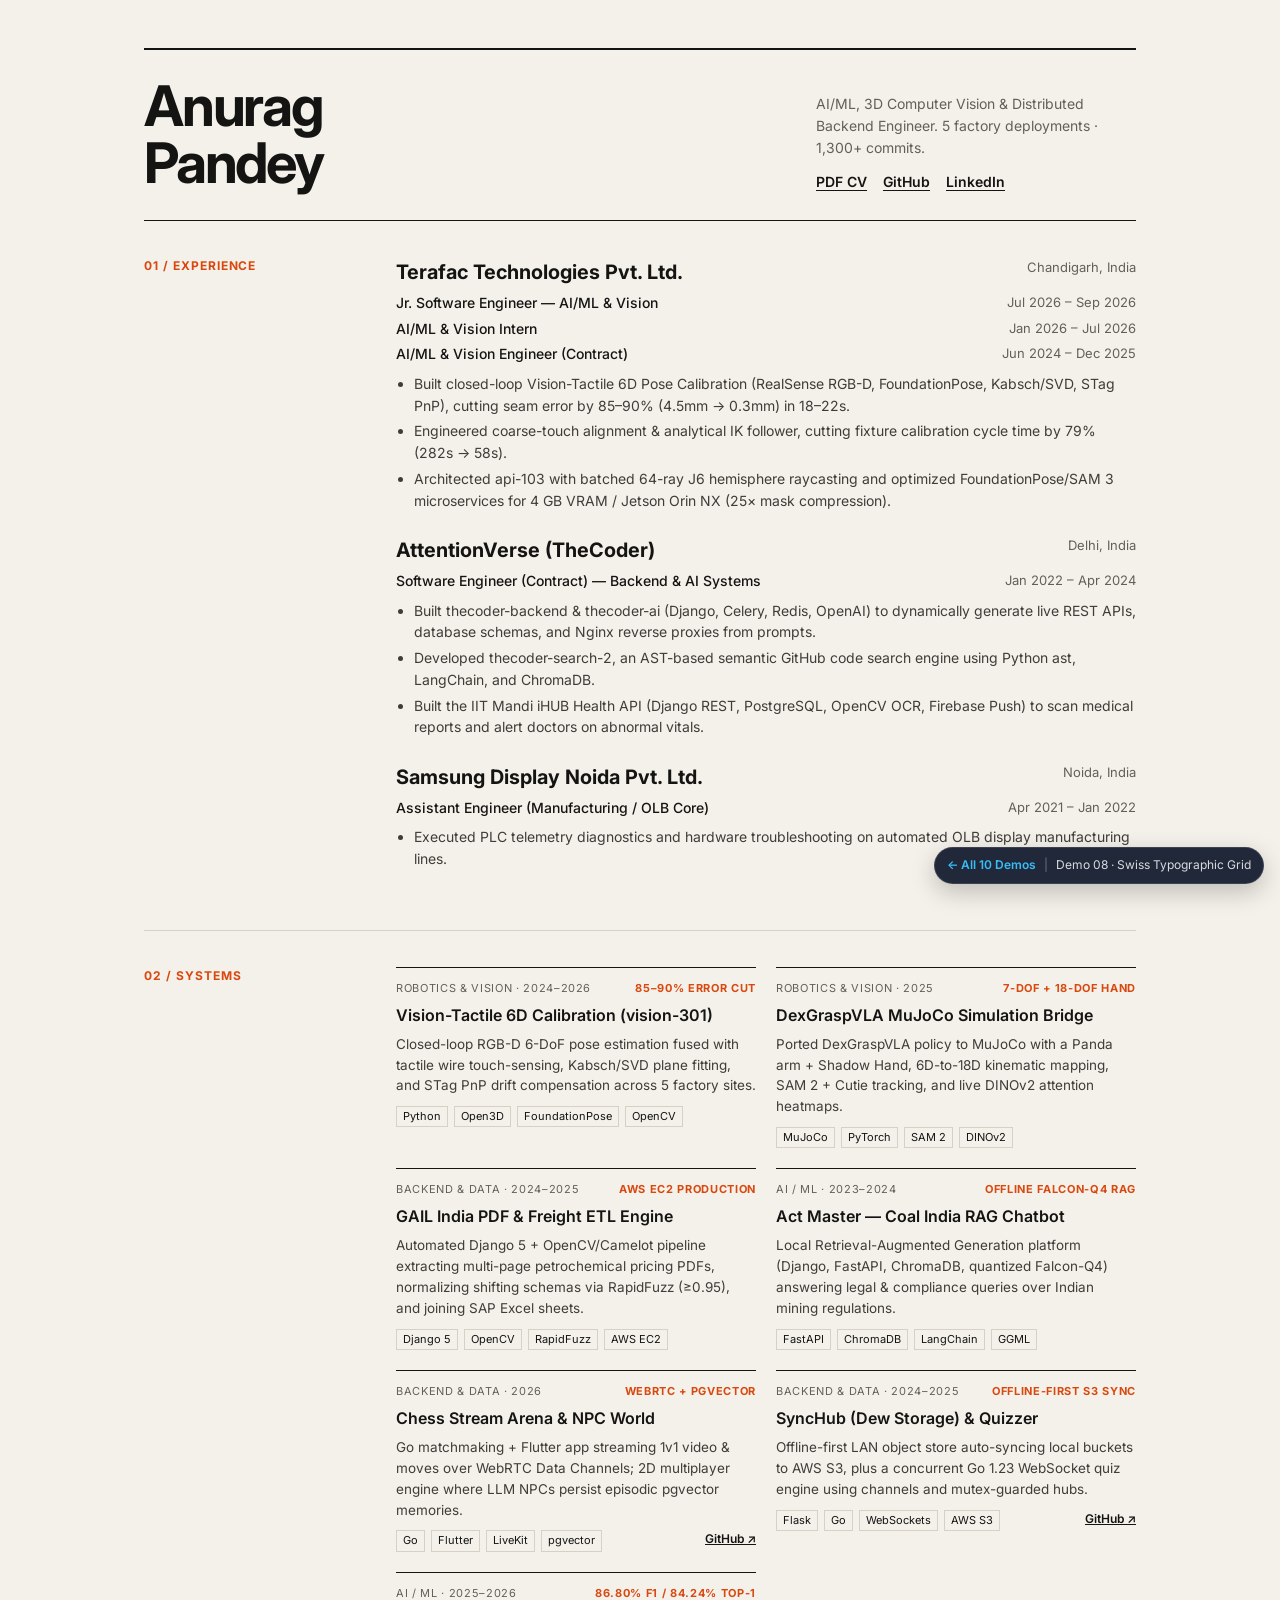
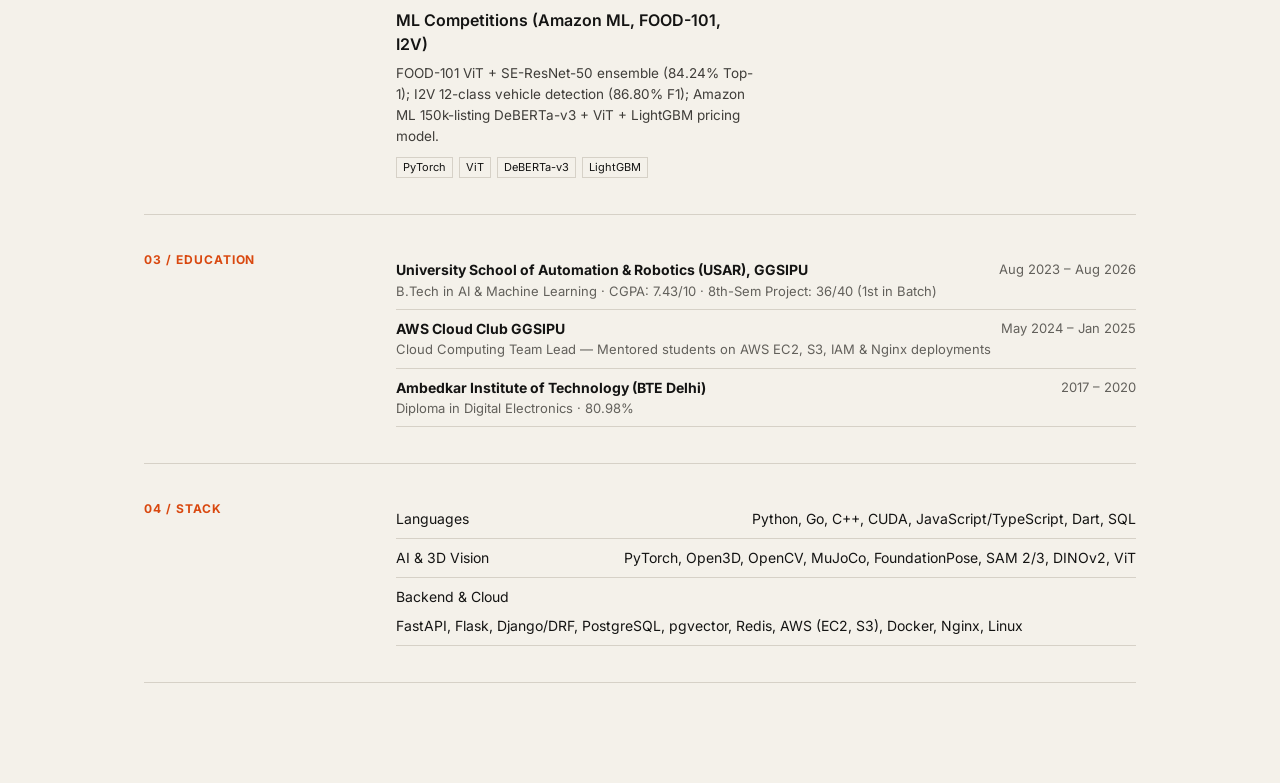
<file: demos/demo-08.html>
<!DOCTYPE html>
<html lang="en">
<head>
<meta charset="UTF-8"><meta name="viewport" content="width=device-width, initial-scale=1.0">
<title>Demo 08 — Swiss Typographic Grid | Anurag Pandey</title>
<link rel="preconnect" href="https://fonts.googleapis.com"><link rel="preconnect" href="https://fonts.gstatic.com" crossorigin><link href="https://fonts.googleapis.com/css2?family=Instrument+Serif:ital@0;1&family=Inter:wght@400;500;600;700&family=JetBrains+Mono:wght@400;500&family=Newsreader:ital,opsz,wght@0,6..72,400;0,6..72,500;1,6..72,400&display=swap" rel="stylesheet">
<style>
  :root { --bg: #f4f1ea; --fg: #141413; --muted: #62605b; --line: #d6d1c7; --red: #d9480f; }
  * { box-sizing: border-box; margin: 0; padding: 0; }
  body { background: var(--bg); color: var(--fg); font-family: 'Inter', system-ui, sans-serif; line-height: 1.55; }
  .wrap { max-width: 1040px; margin: 0 auto; padding: 48px 24px 100px; }
  .hero { border-top: 2px solid var(--fg); border-bottom: 1px solid var(--fg); padding: 28px 0; display: grid; grid-template-columns: 2fr 1fr; gap: 32px; align-items: end; }
  .hero h1 { font-size: clamp(34px, 5vw, 56px); font-weight: 700; letter-spacing: -0.04em; line-height: 1.02; }
  .hero-right { font-size: 14px; color: var(--muted); }
  .hero-right a { color: var(--fg); font-weight: 600; text-decoration: none; border-bottom: 1px solid var(--fg); margin-right: 12px; }
  .row-sec { display: grid; grid-template-columns: 220px 1fr; gap: 32px; padding: 36px 0; border-bottom: 1px solid var(--line); }
  .sec-label { font-size: 12px; text-transform: uppercase; letter-spacing: 0.08em; font-weight: 700; color: var(--red); }
  .exp-item { margin-bottom: 24px; }
  .exp-head { display: flex; justify-content: space-between; font-size: 17px; font-weight: 600; flex-wrap: wrap; }
  .exp-loc, .role-date { font-size: 13px; color: var(--muted); font-weight: 400; }
  .role-row { display: flex; justify-content: space-between; font-size: 14px; margin-top: 4px; font-weight: 500; }
  .bullets { margin-top: 8px; padding-left: 18px; font-size: 14px; color: #3f3d39; }
  .bullets li { margin-bottom: 4px; }
  .proj-grid { display: grid; grid-template-columns: repeat(auto-fit, minmax(260px, 1fr)); gap: 20px; }
  .proj-card { border-top: 1px solid var(--fg); padding-top: 12px; }
  .proj-top { display: flex; justify-content: space-between; font-size: 11px; text-transform: uppercase; letter-spacing: 0.06em; color: var(--muted); margin-bottom: 6px; }
  .proj-metric { color: var(--red); font-weight: 700; }
  .proj-card h3 { font-size: 16px; font-weight: 600; }
  .proj-card p { font-size: 13.5px; color: #3f3d39; margin-top: 6px; }
  .proj-foot { display: flex; justify-content: space-between; margin-top: 10px; }
  .tags { display: flex; gap: 6px; flex-wrap: wrap; }
  .tag { font-size: 11px; border: 1px solid var(--line); padding: 1px 6px; }
  .proj-link { font-size: 12px; color: var(--fg); font-weight: 600; }
  .edu-row, .skill-row { display: flex; justify-content: space-between; padding: 8px 0; border-bottom: 1px solid var(--line); font-size: 14px; flex-wrap: wrap; gap: 8px; }
  .edu-sub, .edu-date { color: var(--muted); font-size: 13px; }
  @media (max-width: 760px) { .hero, .row-sec { grid-template-columns: 1fr; gap: 16px; } }
</style>
</head>
<body>
<div class="wrap">
  <header class="hero">
    <h1>Anurag<br>Pandey</h1>
    <div class="hero-right">
      <p style="margin-bottom:12px;">AI/ML, 3D Computer Vision &amp; Distributed Backend Engineer. 5 factory deployments · 1,300+ commits.</p>
      <a href="../Anurag_Pandey_Resume.pdf" target="_blank">PDF CV</a>
      <a href="https://github.com/Anurag9689" target="_blank">GitHub</a>
      <a href="https://www.linkedin.com/in/-anurag-pandey-/" target="_blank">LinkedIn</a>
    </div>
  </header>
  <div class="row-sec"><div class="sec-label">01 / Experience</div><div>
        <article class="exp-item">
          <div class="exp-head">
            <h3>Terafac Technologies Pvt. Ltd.</h3>
            <span class="exp-loc">Chandigarh, India</span>
          </div>
          <div class="roles"><div class="role-row"><span class="role-title">Jr. Software Engineer — AI/ML &amp; Vision</span><span class="role-date">Jul 2026 – Sep 2026</span></div><div class="role-row"><span class="role-title">AI/ML &amp; Vision Intern</span><span class="role-date">Jan 2026 – Jul 2026</span></div><div class="role-row"><span class="role-title">AI/ML &amp; Vision Engineer (Contract)</span><span class="role-date">Jun 2024 – Dec 2025</span></div></div>
          <ul class="bullets"><li>Built closed-loop Vision-Tactile 6D Pose Calibration (RealSense RGB-D, FoundationPose, Kabsch/SVD, STag PnP), cutting seam error by 85–90% (4.5mm → 0.3mm) in 18–22s.</li><li>Engineered coarse-touch alignment &amp; analytical IK follower, cutting fixture calibration cycle time by 79% (282s → 58s).</li><li>Architected api-103 with batched 64-ray J6 hemisphere raycasting and optimized FoundationPose/SAM 3 microservices for 4 GB VRAM / Jetson Orin NX (25× mask compression).</li></ul>
        </article>
        

        <article class="exp-item">
          <div class="exp-head">
            <h3>AttentionVerse (TheCoder)</h3>
            <span class="exp-loc">Delhi, India</span>
          </div>
          <div class="roles"><div class="role-row"><span class="role-title">Software Engineer (Contract) — Backend &amp; AI Systems</span><span class="role-date">Jan 2022 – Apr 2024</span></div></div>
          <ul class="bullets"><li>Built thecoder-backend &amp; thecoder-ai (Django, Celery, Redis, OpenAI) to dynamically generate live REST APIs, database schemas, and Nginx reverse proxies from prompts.</li><li>Developed thecoder-search-2, an AST-based semantic GitHub code search engine using Python ast, LangChain, and ChromaDB.</li><li>Built the IIT Mandi iHUB Health API (Django REST, PostgreSQL, OpenCV OCR, Firebase Push) to scan medical reports and alert doctors on abnormal vitals.</li></ul>
        </article>
        

        <article class="exp-item">
          <div class="exp-head">
            <h3>Samsung Display Noida Pvt. Ltd.</h3>
            <span class="exp-loc">Noida, India</span>
          </div>
          <div class="roles"><div class="role-row"><span class="role-title">Assistant Engineer (Manufacturing / OLB Core)</span><span class="role-date">Apr 2021 – Jan 2022</span></div></div>
          <ul class="bullets"><li>Executed PLC telemetry diagnostics and hardware troubleshooting on automated OLB display manufacturing lines.</li></ul>
        </article>
        </div></div>
  <div class="row-sec"><div class="sec-label">02 / Systems</div><div class="proj-grid">
        <article class="proj-card" data-cat="Robotics &amp; Vision" data-search="vision-tactile 6d calibration (vision-301) closed-loop rgb-d 6-dof pose estimation fused with tactile wire touch-sensing, kabsch/svd plane fitting, and stag pnp drift compensation across 5 factory sites. python open3d foundationpose opencv">
          <div class="proj-top">
            <span class="proj-meta">Robotics &amp; Vision · 2024–2026</span>
            <span class="proj-metric">85–90% Error Cut</span>
          </div>
          <h3>Vision-Tactile 6D Calibration (vision-301)</h3>
          <p>Closed-loop RGB-D 6-DoF pose estimation fused with tactile wire touch-sensing, Kabsch/SVD plane fitting, and STag PnP drift compensation across 5 factory sites.</p>
          <div class="proj-foot">
            <div class="tags"><span class="tag">Python</span><span class="tag">Open3D</span><span class="tag">FoundationPose</span><span class="tag">OpenCV</span></div>
            
          </div>
        </article>
        

        <article class="proj-card" data-cat="Robotics &amp; Vision" data-search="dexgraspvla mujoco simulation bridge ported dexgraspvla policy to mujoco with a panda arm + shadow hand, 6d-to-18d kinematic mapping, sam 2 + cutie tracking, and live dinov2 attention heatmaps. mujoco pytorch sam 2 dinov2">
          <div class="proj-top">
            <span class="proj-meta">Robotics &amp; Vision · 2025</span>
            <span class="proj-metric">7-DoF + 18-DoF Hand</span>
          </div>
          <h3>DexGraspVLA MuJoCo Simulation Bridge</h3>
          <p>Ported DexGraspVLA policy to MuJoCo with a Panda arm + Shadow Hand, 6D-to-18D kinematic mapping, SAM 2 + Cutie tracking, and live DINOv2 attention heatmaps.</p>
          <div class="proj-foot">
            <div class="tags"><span class="tag">MuJoCo</span><span class="tag">PyTorch</span><span class="tag">SAM 2</span><span class="tag">DINOv2</span></div>
            
          </div>
        </article>
        

        <article class="proj-card" data-cat="Backend &amp; Data" data-search="gail india pdf &amp; freight etl engine automated django 5 + opencv/camelot pipeline extracting multi-page petrochemical pricing pdfs, normalizing shifting schemas via rapidfuzz (≥0.95), and joining sap excel sheets. django 5 opencv rapidfuzz aws ec2">
          <div class="proj-top">
            <span class="proj-meta">Backend &amp; Data · 2024–2025</span>
            <span class="proj-metric">AWS EC2 Production</span>
          </div>
          <h3>GAIL India PDF &amp; Freight ETL Engine</h3>
          <p>Automated Django 5 + OpenCV/Camelot pipeline extracting multi-page petrochemical pricing PDFs, normalizing shifting schemas via RapidFuzz (≥0.95), and joining SAP Excel sheets.</p>
          <div class="proj-foot">
            <div class="tags"><span class="tag">Django 5</span><span class="tag">OpenCV</span><span class="tag">RapidFuzz</span><span class="tag">AWS EC2</span></div>
            
          </div>
        </article>
        

        <article class="proj-card" data-cat="AI / ML" data-search="act master — coal india rag chatbot local retrieval-augmented generation platform (django, fastapi, chromadb, quantized falcon-q4) answering legal &amp; compliance queries over indian mining regulations. fastapi chromadb langchain ggml">
          <div class="proj-top">
            <span class="proj-meta">AI / ML · 2023–2024</span>
            <span class="proj-metric">Offline Falcon-Q4 RAG</span>
          </div>
          <h3>Act Master — Coal India RAG Chatbot</h3>
          <p>Local Retrieval-Augmented Generation platform (Django, FastAPI, ChromaDB, quantized Falcon-Q4) answering legal &amp; compliance queries over Indian mining regulations.</p>
          <div class="proj-foot">
            <div class="tags"><span class="tag">FastAPI</span><span class="tag">ChromaDB</span><span class="tag">LangChain</span><span class="tag">GGML</span></div>
            
          </div>
        </article>
        

        <article class="proj-card" data-cat="Backend &amp; Data" data-search="chess stream arena &amp; npc world go matchmaking + flutter app streaming 1v1 video &amp; moves over webrtc data channels; 2d multiplayer engine where llm npcs persist episodic pgvector memories. go flutter livekit pgvector">
          <div class="proj-top">
            <span class="proj-meta">Backend &amp; Data · 2026</span>
            <span class="proj-metric">WebRTC + pgvector</span>
          </div>
          <h3>Chess Stream Arena &amp; NPC World</h3>
          <p>Go matchmaking + Flutter app streaming 1v1 video &amp; moves over WebRTC Data Channels; 2D multiplayer engine where LLM NPCs persist episodic pgvector memories.</p>
          <div class="proj-foot">
            <div class="tags"><span class="tag">Go</span><span class="tag">Flutter</span><span class="tag">LiveKit</span><span class="tag">pgvector</span></div>
            <a href="https://github.com/Anurag9689/chess_stream" target="_blank" rel="noopener" class="proj-link">GitHub ↗</a>
          </div>
        </article>
        

        <article class="proj-card" data-cat="Backend &amp; Data" data-search="synchub (dew storage) &amp; quizzer offline-first lan object store auto-syncing local buckets to aws s3, plus a concurrent go 1.23 websocket quiz engine using channels and mutex-guarded hubs. flask go websockets aws s3">
          <div class="proj-top">
            <span class="proj-meta">Backend &amp; Data · 2024–2025</span>
            <span class="proj-metric">Offline-First S3 Sync</span>
          </div>
          <h3>SyncHub (Dew Storage) &amp; Quizzer</h3>
          <p>Offline-first LAN object store auto-syncing local buckets to AWS S3, plus a concurrent Go 1.23 WebSocket quiz engine using channels and mutex-guarded hubs.</p>
          <div class="proj-foot">
            <div class="tags"><span class="tag">Flask</span><span class="tag">Go</span><span class="tag">WebSockets</span><span class="tag">AWS S3</span></div>
            <a href="https://github.com/Anurag9689/SyncHub" target="_blank" rel="noopener" class="proj-link">GitHub ↗</a>
          </div>
        </article>
        

        <article class="proj-card" data-cat="AI / ML" data-search="ml competitions (amazon ml, food-101, i2v) food-101 vit + se-resnet-50 ensemble (84.24% top-1); i2v 12-class vehicle detection (86.80% f1); amazon ml 150k-listing deberta-v3 + vit + lightgbm pricing model. pytorch vit deberta-v3 lightgbm">
          <div class="proj-top">
            <span class="proj-meta">AI / ML · 2025–2026</span>
            <span class="proj-metric">86.80% F1 / 84.24% Top-1</span>
          </div>
          <h3>ML Competitions (Amazon ML, FOOD-101, I2V)</h3>
          <p>FOOD-101 ViT + SE-ResNet-50 ensemble (84.24% Top-1); I2V 12-class vehicle detection (86.80% F1); Amazon ML 150k-listing DeBERTa-v3 + ViT + LightGBM pricing model.</p>
          <div class="proj-foot">
            <div class="tags"><span class="tag">PyTorch</span><span class="tag">ViT</span><span class="tag">DeBERTa-v3</span><span class="tag">LightGBM</span></div>
            
          </div>
        </article>
        </div></div>
  <div class="row-sec"><div class="sec-label">03 / Education</div><div><div class="edu-row"><div><strong>University School of Automation &amp; Robotics (USAR), GGSIPU</strong><div class="edu-sub">B.Tech in AI &amp; Machine Learning · CGPA: 7.43/10 · 8th-Sem Project: 36/40 (1st in Batch)</div></div><span class="edu-date">Aug 2023 – Aug 2026</span></div>
<div class="edu-row"><div><strong>AWS Cloud Club GGSIPU</strong><div class="edu-sub">Cloud Computing Team Lead — Mentored students on AWS EC2, S3, IAM &amp; Nginx deployments</div></div><span class="edu-date">May 2024 – Jan 2025</span></div>
<div class="edu-row"><div><strong>Ambedkar Institute of Technology (BTE Delhi)</strong><div class="edu-sub">Diploma in Digital Electronics · 80.98%</div></div><span class="edu-date">2017 – 2020</span></div></div></div>
  <div class="row-sec"><div class="sec-label">04 / Stack</div><div><div class="skill-row"><span class="skill-cat">Languages</span><span class="skill-vals">Python, Go, C++, CUDA, JavaScript/TypeScript, Dart, SQL</span></div>
<div class="skill-row"><span class="skill-cat">AI &amp; 3D Vision</span><span class="skill-vals">PyTorch, Open3D, OpenCV, MuJoCo, FoundationPose, SAM 2/3, DINOv2, ViT</span></div>
<div class="skill-row"><span class="skill-cat">Backend &amp; Cloud</span><span class="skill-vals">FastAPI, Flask, Django/DRF, PostgreSQL, pgvector, Redis, AWS (EC2, S3), Docker, Nginx, Linux</span></div></div></div>
</div>

<div id="demo-switcher" style="position:fixed;bottom:16px;right:16px;z-index:9999;display:flex;align-items:center;gap:8px;background:rgba(15,23,42,0.92);color:#f8fafc;padding:8px 12px;border-radius:999px;font-family:Inter,system-ui,sans-serif;font-size:12px;box-shadow:0 8px 24px rgba(0,0,0,0.22);backdrop-filter:blur(8px);border:1px solid rgba(255,255,255,0.12);">
  <a href="index.html" style="color:#38bdf8;text-decoration:none;font-weight:600;">← All 10 Demos</a>
  <span style="opacity:0.35;">|</span>
  <span style="opacity:0.85;">Demo 08 · Swiss Typographic Grid</span>
</div>

</body></html>
</file>
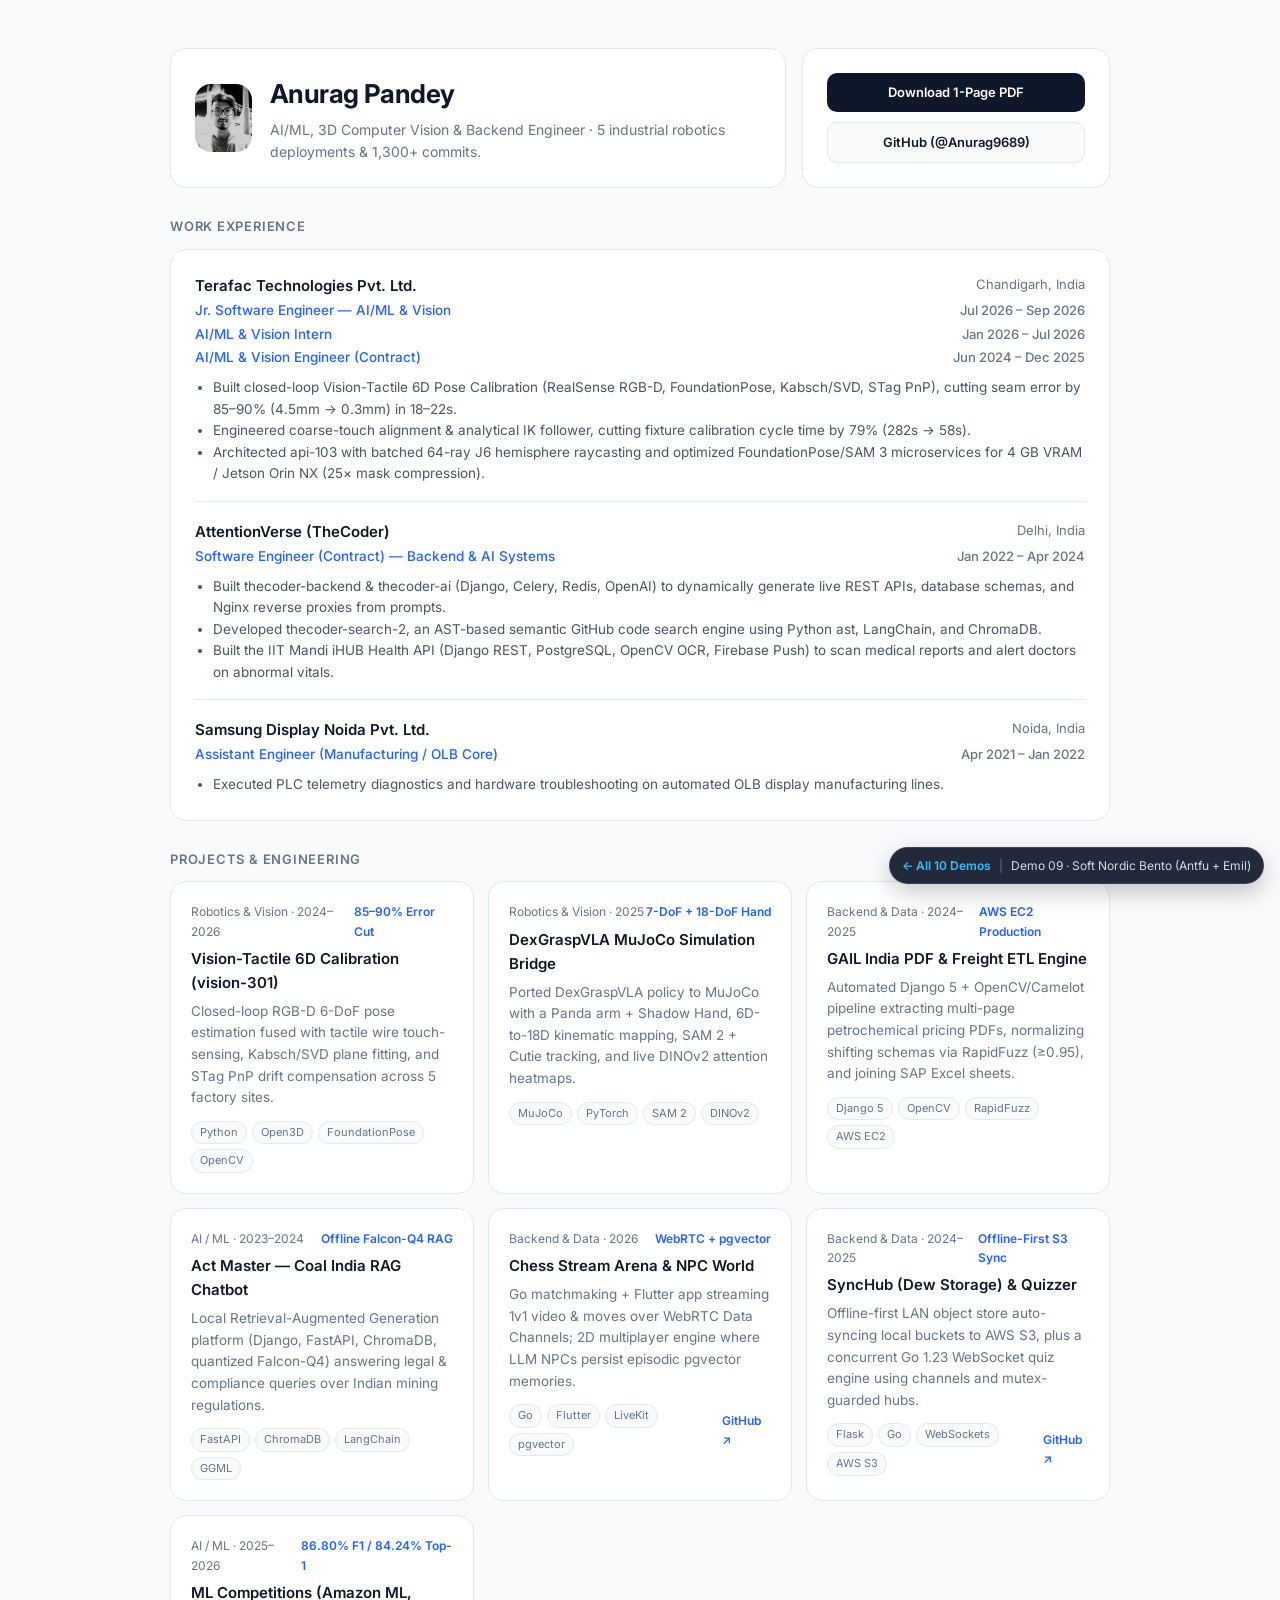
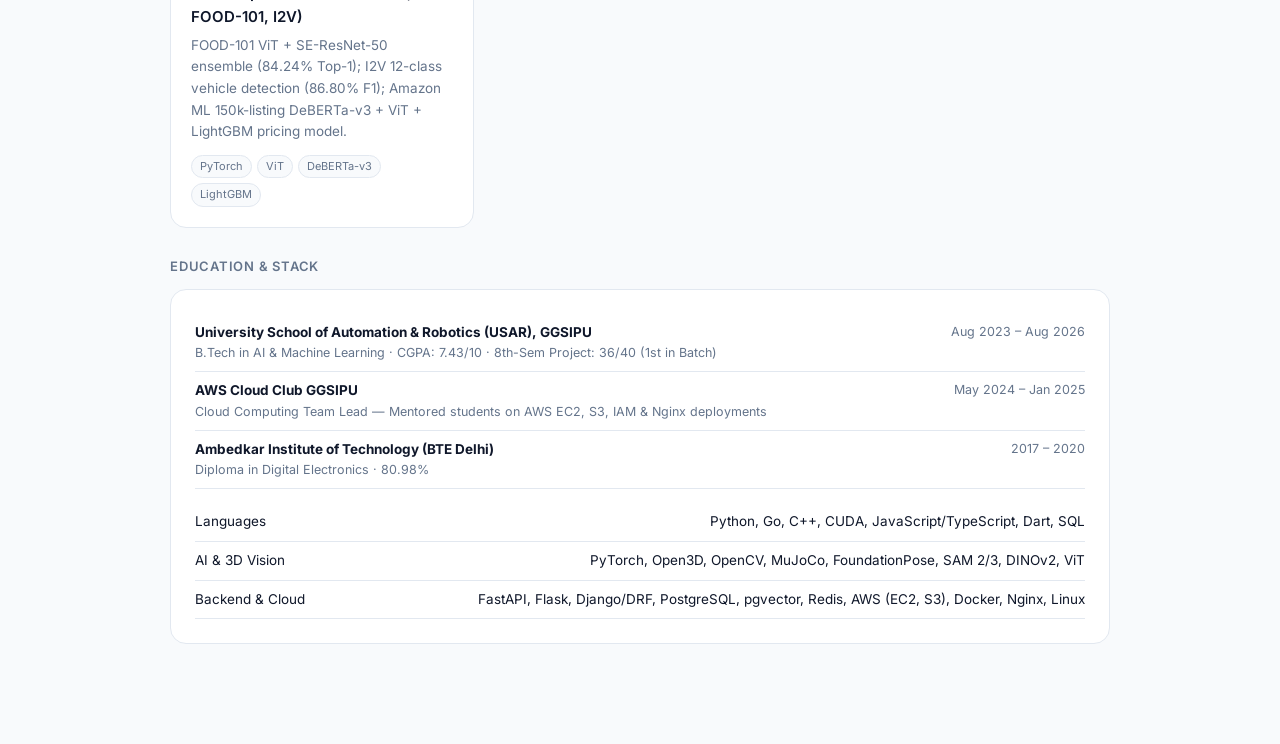
<file: demos/demo-09.html>
<!DOCTYPE html>
<html lang="en">
<head>
<meta charset="UTF-8"><meta name="viewport" content="width=device-width, initial-scale=1.0">
<title>Demo 09 — Soft Nordic Bento | Anurag Pandey</title>
<link rel="preconnect" href="https://fonts.googleapis.com"><link rel="preconnect" href="https://fonts.gstatic.com" crossorigin><link href="https://fonts.googleapis.com/css2?family=Instrument+Serif:ital@0;1&family=Inter:wght@400;500;600;700&family=JetBrains+Mono:wght@400;500&family=Newsreader:ital,opsz,wght@0,6..72,400;0,6..72,500;1,6..72,400&display=swap" rel="stylesheet">
<style>
  :root { --bg: #f8fafc; --card: #ffffff; --fg: #0f172a; --muted: #64748b; --line: #e2e8f0; --blue: #2563eb; }
  * { box-sizing: border-box; margin: 0; padding: 0; }
  body { background: var(--bg); color: var(--fg); font-family: 'Inter', system-ui, sans-serif; line-height: 1.6; }
  .wrap { max-width: 980px; margin: 0 auto; padding: 48px 20px 100px; }
  .bento-top { display: grid; grid-template-columns: 2fr 1fr; gap: 16px; margin-bottom: 16px; }
  .box { background: var(--card); border: 1px solid var(--line); border-radius: 16px; padding: 24px; }
  .hero-flex { display: flex; gap: 18px; align-items: center; }
  .hero-flex img { width: 68px; height: 68px; border-radius: 16px; object-fit: cover; }
  h1 { font-size: 26px; font-weight: 700; letter-spacing: -0.02em; }
  .sub { font-size: 14px; color: var(--muted); margin-top: 4px; }
  .cta-col { display: flex; flex-direction: column; justify-content: center; gap: 10px; }
  .btn { display: block; text-align: center; padding: 9px 14px; border-radius: 10px; font-size: 13px; font-weight: 600; text-decoration: none; }
  .btn-p { background: var(--fg); color: #fff; }
  .btn-s { background: var(--bg); color: var(--fg); border: 1px solid var(--line); }
  .sec-title { font-size: 13px; font-weight: 600; color: var(--muted); text-transform: uppercase; letter-spacing: 0.06em; margin: 28px 0 12px; }
  .bento-proj { display: grid; grid-template-columns: repeat(auto-fit, minmax(290px, 1fr)); gap: 14px; }
  .proj-card { background: var(--card); border: 1px solid var(--line); border-radius: 16px; padding: 20px; }
  .proj-top { display: flex; justify-content: space-between; font-size: 12px; color: var(--muted); margin-bottom: 6px; }
  .proj-metric { color: var(--blue); font-weight: 600; }
  .proj-card h3 { font-size: 15px; font-weight: 600; }
  .proj-card p { font-size: 13.5px; color: var(--muted); margin-top: 6px; }
  .proj-foot { display: flex; justify-content: space-between; margin-top: 12px; align-items: center; }
  .tags { display: flex; gap: 5px; flex-wrap: wrap; }
  .tag { font-size: 11px; background: var(--bg); border: 1px solid var(--line); padding: 2px 8px; border-radius: 999px; color: var(--muted); }
  .proj-link { font-size: 12px; color: var(--blue); font-weight: 600; text-decoration: none; }
  .exp-item { margin-bottom: 18px; padding-bottom: 16px; border-bottom: 1px solid var(--line); }
  .exp-item:last-child { border-bottom: none; margin-bottom: 0; padding-bottom: 0; }
  .exp-head { display: flex; justify-content: space-between; flex-wrap: wrap; }
  .exp-head h3 { font-size: 15px; font-weight: 600; }
  .exp-loc, .role-date { font-size: 13px; color: var(--muted); }
  .role-row { display: flex; justify-content: space-between; font-size: 13.5px; color: var(--blue); font-weight: 500; margin-top: 2px; }
  .bullets { margin-top: 8px; padding-left: 18px; font-size: 13.5px; color: #475569; }
  .edu-row, .skill-row { display: flex; justify-content: space-between; padding: 8px 0; border-bottom: 1px solid var(--line); font-size: 13.5px; flex-wrap: wrap; gap: 8px; }
  .edu-sub, .edu-date { color: var(--muted); font-size: 12.5px; }
  @media (max-width: 720px) { .bento-top { grid-template-columns: 1fr; } }
</style>
</head>
<body>
<div class="wrap">
  <div class="bento-top">
    <div class="box hero-flex">
      <img src="../assets/20220822_002536.jpg" alt="Anurag">
      <div>
        <h1>Anurag Pandey</h1>
        <div class="sub">AI/ML, 3D Computer Vision &amp; Backend Engineer · 5 industrial robotics deployments &amp; 1,300+ commits.</div>
      </div>
    </div>
    <div class="box cta-col">
      <a href="../Anurag_Pandey_Resume.pdf" target="_blank" class="btn btn-p">Download 1-Page PDF</a>
      <a href="https://github.com/Anurag9689" target="_blank" class="btn btn-s">GitHub (@Anurag9689)</a>
    </div>
  </div>
  <div class="sec-title">Work Experience</div>
  <div class="box">
        <article class="exp-item">
          <div class="exp-head">
            <h3>Terafac Technologies Pvt. Ltd.</h3>
            <span class="exp-loc">Chandigarh, India</span>
          </div>
          <div class="roles"><div class="role-row"><span class="role-title">Jr. Software Engineer — AI/ML &amp; Vision</span><span class="role-date">Jul 2026 – Sep 2026</span></div><div class="role-row"><span class="role-title">AI/ML &amp; Vision Intern</span><span class="role-date">Jan 2026 – Jul 2026</span></div><div class="role-row"><span class="role-title">AI/ML &amp; Vision Engineer (Contract)</span><span class="role-date">Jun 2024 – Dec 2025</span></div></div>
          <ul class="bullets"><li>Built closed-loop Vision-Tactile 6D Pose Calibration (RealSense RGB-D, FoundationPose, Kabsch/SVD, STag PnP), cutting seam error by 85–90% (4.5mm → 0.3mm) in 18–22s.</li><li>Engineered coarse-touch alignment &amp; analytical IK follower, cutting fixture calibration cycle time by 79% (282s → 58s).</li><li>Architected api-103 with batched 64-ray J6 hemisphere raycasting and optimized FoundationPose/SAM 3 microservices for 4 GB VRAM / Jetson Orin NX (25× mask compression).</li></ul>
        </article>
        

        <article class="exp-item">
          <div class="exp-head">
            <h3>AttentionVerse (TheCoder)</h3>
            <span class="exp-loc">Delhi, India</span>
          </div>
          <div class="roles"><div class="role-row"><span class="role-title">Software Engineer (Contract) — Backend &amp; AI Systems</span><span class="role-date">Jan 2022 – Apr 2024</span></div></div>
          <ul class="bullets"><li>Built thecoder-backend &amp; thecoder-ai (Django, Celery, Redis, OpenAI) to dynamically generate live REST APIs, database schemas, and Nginx reverse proxies from prompts.</li><li>Developed thecoder-search-2, an AST-based semantic GitHub code search engine using Python ast, LangChain, and ChromaDB.</li><li>Built the IIT Mandi iHUB Health API (Django REST, PostgreSQL, OpenCV OCR, Firebase Push) to scan medical reports and alert doctors on abnormal vitals.</li></ul>
        </article>
        

        <article class="exp-item">
          <div class="exp-head">
            <h3>Samsung Display Noida Pvt. Ltd.</h3>
            <span class="exp-loc">Noida, India</span>
          </div>
          <div class="roles"><div class="role-row"><span class="role-title">Assistant Engineer (Manufacturing / OLB Core)</span><span class="role-date">Apr 2021 – Jan 2022</span></div></div>
          <ul class="bullets"><li>Executed PLC telemetry diagnostics and hardware troubleshooting on automated OLB display manufacturing lines.</li></ul>
        </article>
        </div>
  <div class="sec-title">Projects &amp; Engineering</div>
  <div class="bento-proj">
        <article class="proj-card" data-cat="Robotics &amp; Vision" data-search="vision-tactile 6d calibration (vision-301) closed-loop rgb-d 6-dof pose estimation fused with tactile wire touch-sensing, kabsch/svd plane fitting, and stag pnp drift compensation across 5 factory sites. python open3d foundationpose opencv">
          <div class="proj-top">
            <span class="proj-meta">Robotics &amp; Vision · 2024–2026</span>
            <span class="proj-metric">85–90% Error Cut</span>
          </div>
          <h3>Vision-Tactile 6D Calibration (vision-301)</h3>
          <p>Closed-loop RGB-D 6-DoF pose estimation fused with tactile wire touch-sensing, Kabsch/SVD plane fitting, and STag PnP drift compensation across 5 factory sites.</p>
          <div class="proj-foot">
            <div class="tags"><span class="tag">Python</span><span class="tag">Open3D</span><span class="tag">FoundationPose</span><span class="tag">OpenCV</span></div>
            
          </div>
        </article>
        

        <article class="proj-card" data-cat="Robotics &amp; Vision" data-search="dexgraspvla mujoco simulation bridge ported dexgraspvla policy to mujoco with a panda arm + shadow hand, 6d-to-18d kinematic mapping, sam 2 + cutie tracking, and live dinov2 attention heatmaps. mujoco pytorch sam 2 dinov2">
          <div class="proj-top">
            <span class="proj-meta">Robotics &amp; Vision · 2025</span>
            <span class="proj-metric">7-DoF + 18-DoF Hand</span>
          </div>
          <h3>DexGraspVLA MuJoCo Simulation Bridge</h3>
          <p>Ported DexGraspVLA policy to MuJoCo with a Panda arm + Shadow Hand, 6D-to-18D kinematic mapping, SAM 2 + Cutie tracking, and live DINOv2 attention heatmaps.</p>
          <div class="proj-foot">
            <div class="tags"><span class="tag">MuJoCo</span><span class="tag">PyTorch</span><span class="tag">SAM 2</span><span class="tag">DINOv2</span></div>
            
          </div>
        </article>
        

        <article class="proj-card" data-cat="Backend &amp; Data" data-search="gail india pdf &amp; freight etl engine automated django 5 + opencv/camelot pipeline extracting multi-page petrochemical pricing pdfs, normalizing shifting schemas via rapidfuzz (≥0.95), and joining sap excel sheets. django 5 opencv rapidfuzz aws ec2">
          <div class="proj-top">
            <span class="proj-meta">Backend &amp; Data · 2024–2025</span>
            <span class="proj-metric">AWS EC2 Production</span>
          </div>
          <h3>GAIL India PDF &amp; Freight ETL Engine</h3>
          <p>Automated Django 5 + OpenCV/Camelot pipeline extracting multi-page petrochemical pricing PDFs, normalizing shifting schemas via RapidFuzz (≥0.95), and joining SAP Excel sheets.</p>
          <div class="proj-foot">
            <div class="tags"><span class="tag">Django 5</span><span class="tag">OpenCV</span><span class="tag">RapidFuzz</span><span class="tag">AWS EC2</span></div>
            
          </div>
        </article>
        

        <article class="proj-card" data-cat="AI / ML" data-search="act master — coal india rag chatbot local retrieval-augmented generation platform (django, fastapi, chromadb, quantized falcon-q4) answering legal &amp; compliance queries over indian mining regulations. fastapi chromadb langchain ggml">
          <div class="proj-top">
            <span class="proj-meta">AI / ML · 2023–2024</span>
            <span class="proj-metric">Offline Falcon-Q4 RAG</span>
          </div>
          <h3>Act Master — Coal India RAG Chatbot</h3>
          <p>Local Retrieval-Augmented Generation platform (Django, FastAPI, ChromaDB, quantized Falcon-Q4) answering legal &amp; compliance queries over Indian mining regulations.</p>
          <div class="proj-foot">
            <div class="tags"><span class="tag">FastAPI</span><span class="tag">ChromaDB</span><span class="tag">LangChain</span><span class="tag">GGML</span></div>
            
          </div>
        </article>
        

        <article class="proj-card" data-cat="Backend &amp; Data" data-search="chess stream arena &amp; npc world go matchmaking + flutter app streaming 1v1 video &amp; moves over webrtc data channels; 2d multiplayer engine where llm npcs persist episodic pgvector memories. go flutter livekit pgvector">
          <div class="proj-top">
            <span class="proj-meta">Backend &amp; Data · 2026</span>
            <span class="proj-metric">WebRTC + pgvector</span>
          </div>
          <h3>Chess Stream Arena &amp; NPC World</h3>
          <p>Go matchmaking + Flutter app streaming 1v1 video &amp; moves over WebRTC Data Channels; 2D multiplayer engine where LLM NPCs persist episodic pgvector memories.</p>
          <div class="proj-foot">
            <div class="tags"><span class="tag">Go</span><span class="tag">Flutter</span><span class="tag">LiveKit</span><span class="tag">pgvector</span></div>
            <a href="https://github.com/Anurag9689/chess_stream" target="_blank" rel="noopener" class="proj-link">GitHub ↗</a>
          </div>
        </article>
        

        <article class="proj-card" data-cat="Backend &amp; Data" data-search="synchub (dew storage) &amp; quizzer offline-first lan object store auto-syncing local buckets to aws s3, plus a concurrent go 1.23 websocket quiz engine using channels and mutex-guarded hubs. flask go websockets aws s3">
          <div class="proj-top">
            <span class="proj-meta">Backend &amp; Data · 2024–2025</span>
            <span class="proj-metric">Offline-First S3 Sync</span>
          </div>
          <h3>SyncHub (Dew Storage) &amp; Quizzer</h3>
          <p>Offline-first LAN object store auto-syncing local buckets to AWS S3, plus a concurrent Go 1.23 WebSocket quiz engine using channels and mutex-guarded hubs.</p>
          <div class="proj-foot">
            <div class="tags"><span class="tag">Flask</span><span class="tag">Go</span><span class="tag">WebSockets</span><span class="tag">AWS S3</span></div>
            <a href="https://github.com/Anurag9689/SyncHub" target="_blank" rel="noopener" class="proj-link">GitHub ↗</a>
          </div>
        </article>
        

        <article class="proj-card" data-cat="AI / ML" data-search="ml competitions (amazon ml, food-101, i2v) food-101 vit + se-resnet-50 ensemble (84.24% top-1); i2v 12-class vehicle detection (86.80% f1); amazon ml 150k-listing deberta-v3 + vit + lightgbm pricing model. pytorch vit deberta-v3 lightgbm">
          <div class="proj-top">
            <span class="proj-meta">AI / ML · 2025–2026</span>
            <span class="proj-metric">86.80% F1 / 84.24% Top-1</span>
          </div>
          <h3>ML Competitions (Amazon ML, FOOD-101, I2V)</h3>
          <p>FOOD-101 ViT + SE-ResNet-50 ensemble (84.24% Top-1); I2V 12-class vehicle detection (86.80% F1); Amazon ML 150k-listing DeBERTa-v3 + ViT + LightGBM pricing model.</p>
          <div class="proj-foot">
            <div class="tags"><span class="tag">PyTorch</span><span class="tag">ViT</span><span class="tag">DeBERTa-v3</span><span class="tag">LightGBM</span></div>
            
          </div>
        </article>
        </div>
  <div class="sec-title">Education &amp; Stack</div>
  <div class="box"><div class="edu-row"><div><strong>University School of Automation &amp; Robotics (USAR), GGSIPU</strong><div class="edu-sub">B.Tech in AI &amp; Machine Learning · CGPA: 7.43/10 · 8th-Sem Project: 36/40 (1st in Batch)</div></div><span class="edu-date">Aug 2023 – Aug 2026</span></div>
<div class="edu-row"><div><strong>AWS Cloud Club GGSIPU</strong><div class="edu-sub">Cloud Computing Team Lead — Mentored students on AWS EC2, S3, IAM &amp; Nginx deployments</div></div><span class="edu-date">May 2024 – Jan 2025</span></div>
<div class="edu-row"><div><strong>Ambedkar Institute of Technology (BTE Delhi)</strong><div class="edu-sub">Diploma in Digital Electronics · 80.98%</div></div><span class="edu-date">2017 – 2020</span></div><div style="margin-top:14px;"><div class="skill-row"><span class="skill-cat">Languages</span><span class="skill-vals">Python, Go, C++, CUDA, JavaScript/TypeScript, Dart, SQL</span></div>
<div class="skill-row"><span class="skill-cat">AI &amp; 3D Vision</span><span class="skill-vals">PyTorch, Open3D, OpenCV, MuJoCo, FoundationPose, SAM 2/3, DINOv2, ViT</span></div>
<div class="skill-row"><span class="skill-cat">Backend &amp; Cloud</span><span class="skill-vals">FastAPI, Flask, Django/DRF, PostgreSQL, pgvector, Redis, AWS (EC2, S3), Docker, Nginx, Linux</span></div></div></div>
</div>

<div id="demo-switcher" style="position:fixed;bottom:16px;right:16px;z-index:9999;display:flex;align-items:center;gap:8px;background:rgba(15,23,42,0.92);color:#f8fafc;padding:8px 12px;border-radius:999px;font-family:Inter,system-ui,sans-serif;font-size:12px;box-shadow:0 8px 24px rgba(0,0,0,0.22);backdrop-filter:blur(8px);border:1px solid rgba(255,255,255,0.12);">
  <a href="index.html" style="color:#38bdf8;text-decoration:none;font-weight:600;">← All 10 Demos</a>
  <span style="opacity:0.35;">|</span>
  <span style="opacity:0.85;">Demo 09 · Soft Nordic Bento (Antfu + Emil)</span>
</div>

</body></html>
</file>
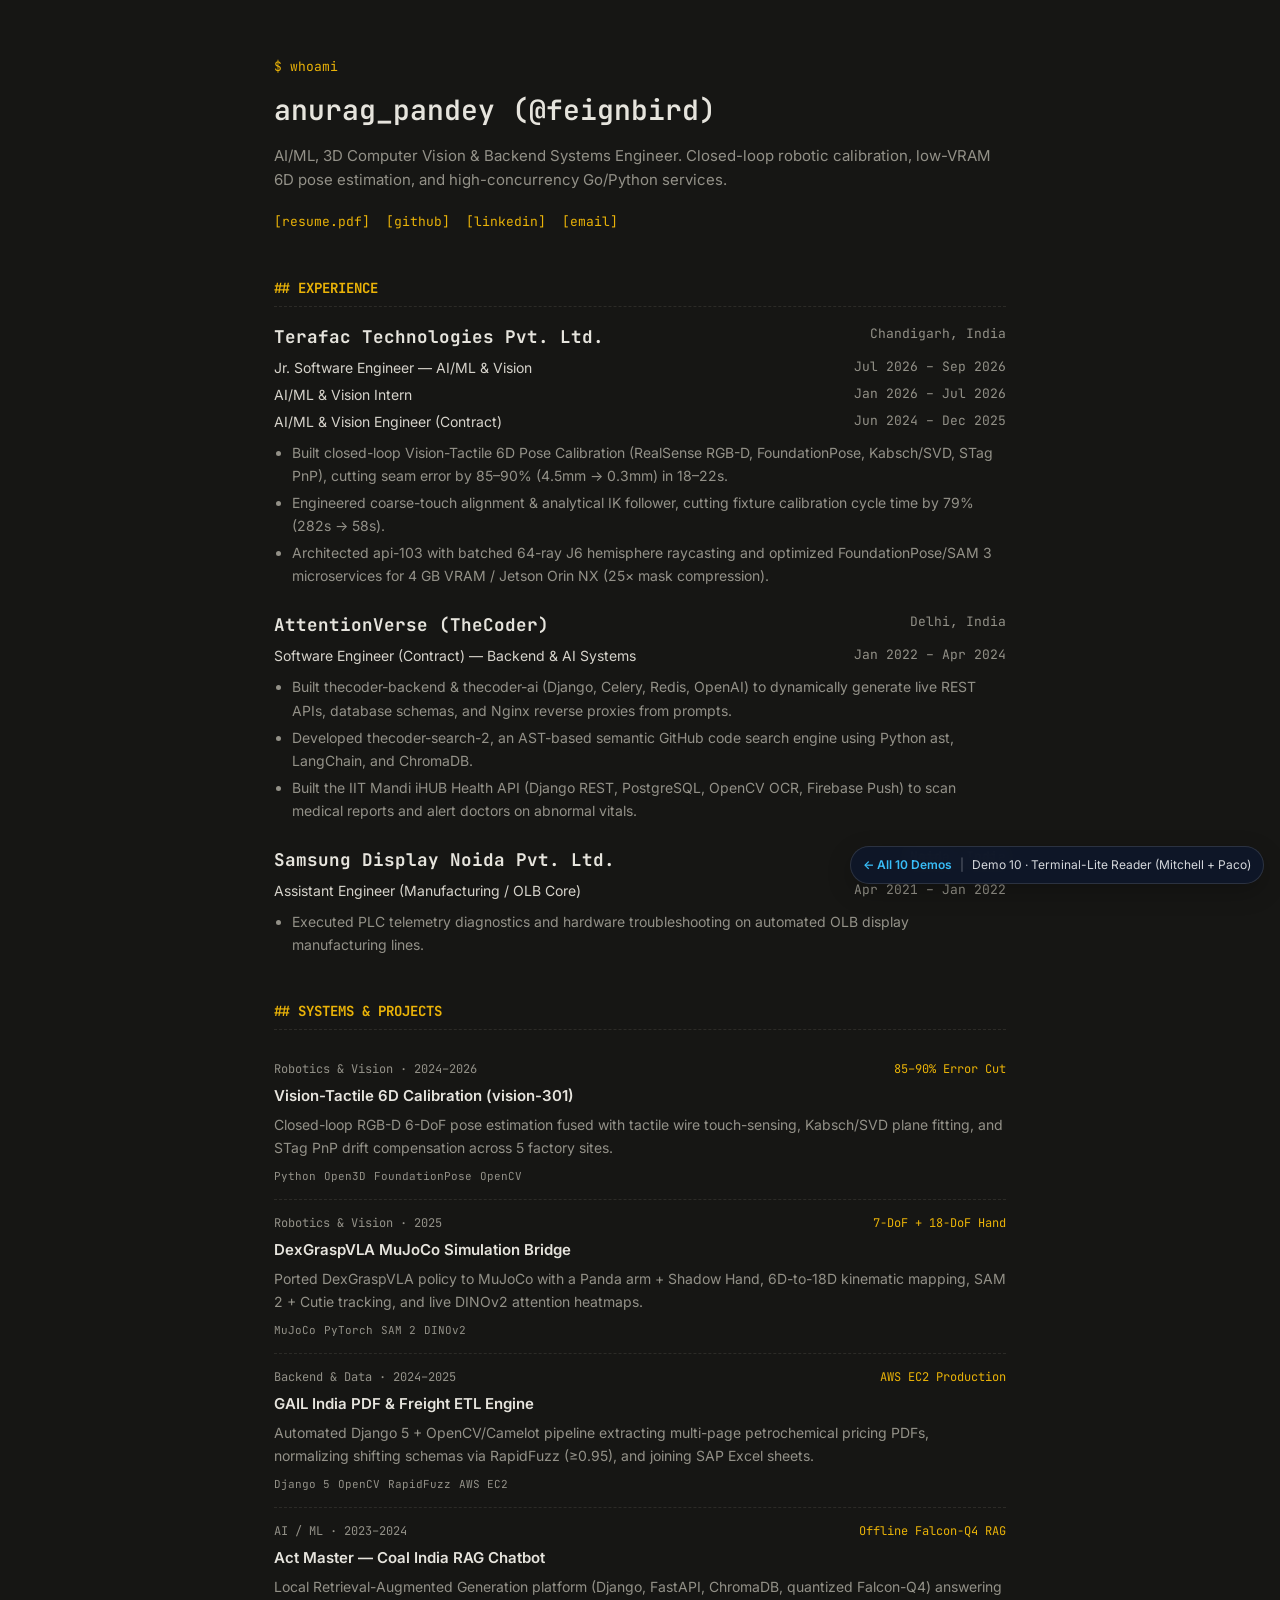
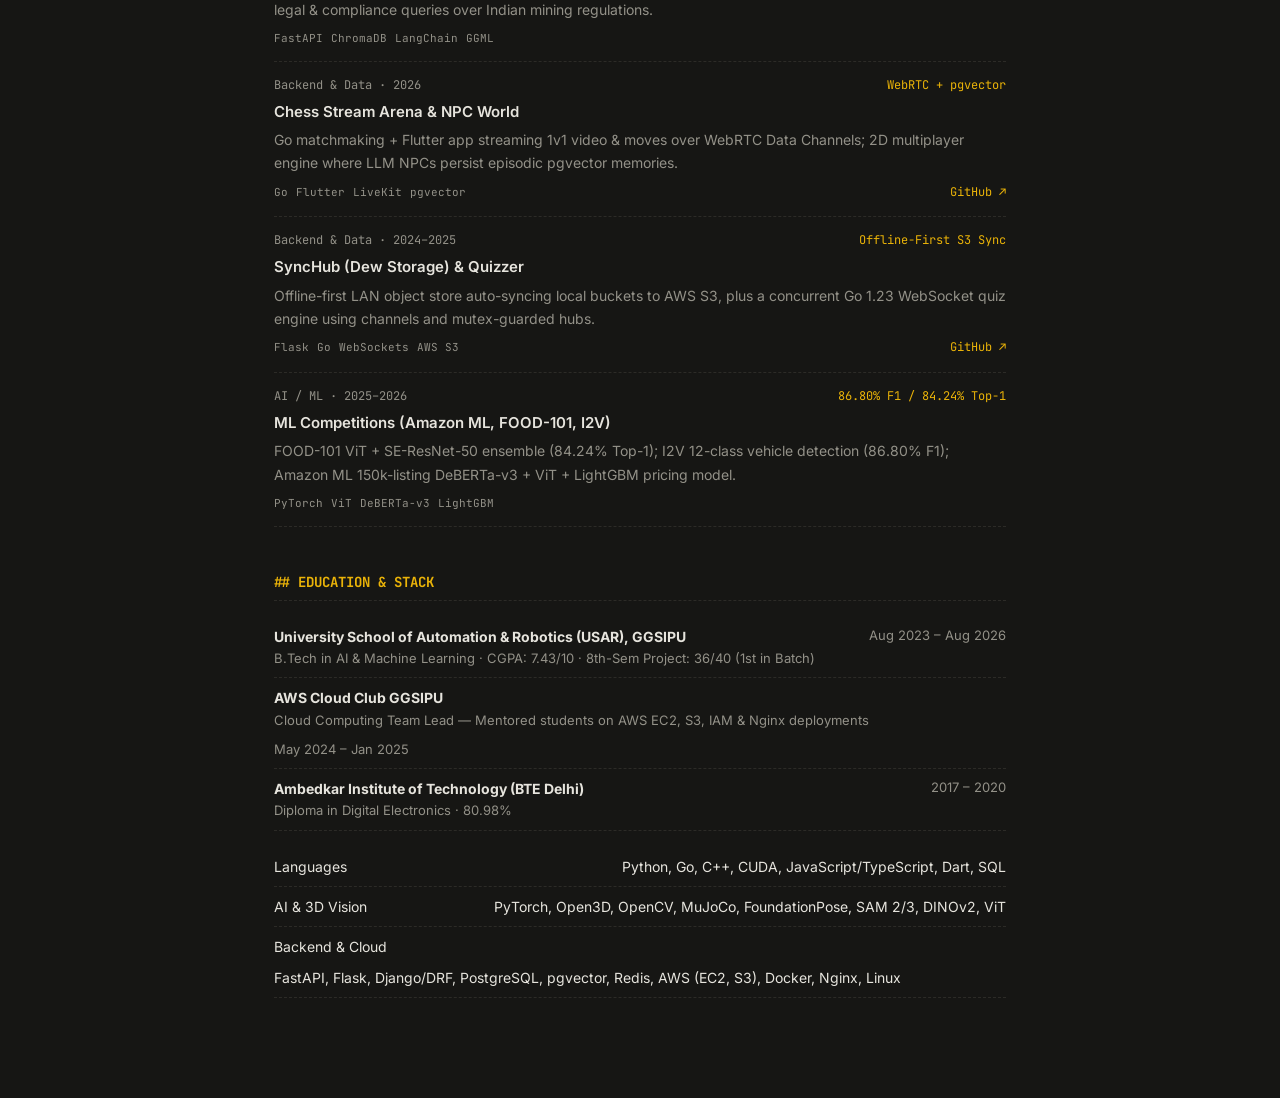
<file: demos/demo-10.html>
<!DOCTYPE html>
<html lang="en">
<head>
<meta charset="UTF-8"><meta name="viewport" content="width=device-width, initial-scale=1.0">
<title>Demo 10 — Terminal-Lite Reader | Anurag Pandey</title>
<link rel="preconnect" href="https://fonts.googleapis.com"><link rel="preconnect" href="https://fonts.gstatic.com" crossorigin><link href="https://fonts.googleapis.com/css2?family=Instrument+Serif:ital@0;1&family=Inter:wght@400;500;600;700&family=JetBrains+Mono:wght@400;500&family=Newsreader:ital,opsz,wght@0,6..72,400;0,6..72,500;1,6..72,400&display=swap" rel="stylesheet">
<style>
  :root { --bg: #161614; --fg: #e6e4dd; --muted: #939188; --accent: #eab308; --line: #2c2b27; }
  * { box-sizing: border-box; margin: 0; padding: 0; }
  body { background: var(--bg); color: var(--fg); font-family: 'Inter', system-ui, sans-serif; line-height: 1.65; max-width: 780px; margin: 0 auto; padding: 56px 24px 100px; }
  .mono { font-family: 'JetBrains Mono', monospace; }
  .prompt { color: var(--accent); font-family: 'JetBrains Mono', monospace; font-size: 13px; margin-bottom: 10px; }
  h1 { font-family: 'JetBrains Mono', monospace; font-size: 28px; font-weight: 600; }
  .bio { color: var(--muted); font-size: 15px; margin-top: 10px; }
  .links { margin-top: 18px; font-family: 'JetBrains Mono', monospace; font-size: 13px; display: flex; flex-wrap: wrap; gap: 16px; }
  .links a { color: var(--accent); text-decoration: none; }
  .links a:hover { text-decoration: underline; }
  h2 { font-family: 'JetBrains Mono', monospace; font-size: 14px; color: var(--accent); margin: 44px 0 16px; border-bottom: 1px dashed var(--line); padding-bottom: 6px; }
  .exp-item { margin-bottom: 24px; }
  .exp-head { display: flex; justify-content: space-between; font-family: 'JetBrains Mono', monospace; font-size: 15px; flex-wrap: wrap; }
  .exp-loc, .role-date { color: var(--muted); font-size: 13px; font-family: 'JetBrains Mono', monospace; }
  .role-row { display: flex; justify-content: space-between; font-size: 14px; color: #d6d3cb; margin-top: 4px; }
  .bullets { margin-top: 8px; padding-left: 18px; font-size: 14px; color: var(--muted); }
  .bullets li { margin-bottom: 4px; }
  .proj-card { padding: 14px 0; border-bottom: 1px dashed var(--line); }
  .proj-top { display: flex; justify-content: space-between; font-family: 'JetBrains Mono', monospace; font-size: 12px; color: var(--muted); }
  .proj-metric { color: var(--accent); }
  .proj-card h3 { font-size: 15px; font-weight: 600; margin-top: 4px; }
  .proj-card p { font-size: 14px; color: var(--muted); margin-top: 4px; }
  .proj-foot { display: flex; justify-content: space-between; margin-top: 8px; }
  .tags { display: flex; gap: 8px; flex-wrap: wrap; }
  .tag { font-family: 'JetBrains Mono', monospace; font-size: 11px; color: var(--muted); }
  .proj-link { font-family: 'JetBrains Mono', monospace; font-size: 12px; color: var(--accent); text-decoration: none; }
  .edu-row, .skill-row { display: flex; justify-content: space-between; padding: 8px 0; border-bottom: 1px dashed var(--line); font-size: 14px; flex-wrap: wrap; gap: 8px; }
  .edu-sub, .edu-date { color: var(--muted); font-size: 13px; }
</style>
</head>
<body>
  <div class="prompt">$ whoami</div>
  <h1>anurag_pandey (@feignbird)</h1>
  <p class="bio">AI/ML, 3D Computer Vision &amp; Backend Systems Engineer. Closed-loop robotic calibration, low-VRAM 6D pose estimation, and high-concurrency Go/Python services.</p>
  <div class="links">
    <a href="../Anurag_Pandey_Resume.pdf" target="_blank">[resume.pdf]</a>
    <a href="https://github.com/Anurag9689" target="_blank">[github]</a>
    <a href="https://www.linkedin.com/in/-anurag-pandey-/" target="_blank">[linkedin]</a>
    <a href="mailto:anuragpandey9689@gmail.com">[email]</a>
  </div>
  <h2>## EXPERIENCE</h2>
        <article class="exp-item">
          <div class="exp-head">
            <h3>Terafac Technologies Pvt. Ltd.</h3>
            <span class="exp-loc">Chandigarh, India</span>
          </div>
          <div class="roles"><div class="role-row"><span class="role-title">Jr. Software Engineer — AI/ML &amp; Vision</span><span class="role-date">Jul 2026 – Sep 2026</span></div><div class="role-row"><span class="role-title">AI/ML &amp; Vision Intern</span><span class="role-date">Jan 2026 – Jul 2026</span></div><div class="role-row"><span class="role-title">AI/ML &amp; Vision Engineer (Contract)</span><span class="role-date">Jun 2024 – Dec 2025</span></div></div>
          <ul class="bullets"><li>Built closed-loop Vision-Tactile 6D Pose Calibration (RealSense RGB-D, FoundationPose, Kabsch/SVD, STag PnP), cutting seam error by 85–90% (4.5mm → 0.3mm) in 18–22s.</li><li>Engineered coarse-touch alignment &amp; analytical IK follower, cutting fixture calibration cycle time by 79% (282s → 58s).</li><li>Architected api-103 with batched 64-ray J6 hemisphere raycasting and optimized FoundationPose/SAM 3 microservices for 4 GB VRAM / Jetson Orin NX (25× mask compression).</li></ul>
        </article>
        

        <article class="exp-item">
          <div class="exp-head">
            <h3>AttentionVerse (TheCoder)</h3>
            <span class="exp-loc">Delhi, India</span>
          </div>
          <div class="roles"><div class="role-row"><span class="role-title">Software Engineer (Contract) — Backend &amp; AI Systems</span><span class="role-date">Jan 2022 – Apr 2024</span></div></div>
          <ul class="bullets"><li>Built thecoder-backend &amp; thecoder-ai (Django, Celery, Redis, OpenAI) to dynamically generate live REST APIs, database schemas, and Nginx reverse proxies from prompts.</li><li>Developed thecoder-search-2, an AST-based semantic GitHub code search engine using Python ast, LangChain, and ChromaDB.</li><li>Built the IIT Mandi iHUB Health API (Django REST, PostgreSQL, OpenCV OCR, Firebase Push) to scan medical reports and alert doctors on abnormal vitals.</li></ul>
        </article>
        

        <article class="exp-item">
          <div class="exp-head">
            <h3>Samsung Display Noida Pvt. Ltd.</h3>
            <span class="exp-loc">Noida, India</span>
          </div>
          <div class="roles"><div class="role-row"><span class="role-title">Assistant Engineer (Manufacturing / OLB Core)</span><span class="role-date">Apr 2021 – Jan 2022</span></div></div>
          <ul class="bullets"><li>Executed PLC telemetry diagnostics and hardware troubleshooting on automated OLB display manufacturing lines.</li></ul>
        </article>
        
  <h2>## SYSTEMS &amp; PROJECTS</h2>
        <article class="proj-card" data-cat="Robotics &amp; Vision" data-search="vision-tactile 6d calibration (vision-301) closed-loop rgb-d 6-dof pose estimation fused with tactile wire touch-sensing, kabsch/svd plane fitting, and stag pnp drift compensation across 5 factory sites. python open3d foundationpose opencv">
          <div class="proj-top">
            <span class="proj-meta">Robotics &amp; Vision · 2024–2026</span>
            <span class="proj-metric">85–90% Error Cut</span>
          </div>
          <h3>Vision-Tactile 6D Calibration (vision-301)</h3>
          <p>Closed-loop RGB-D 6-DoF pose estimation fused with tactile wire touch-sensing, Kabsch/SVD plane fitting, and STag PnP drift compensation across 5 factory sites.</p>
          <div class="proj-foot">
            <div class="tags"><span class="tag">Python</span><span class="tag">Open3D</span><span class="tag">FoundationPose</span><span class="tag">OpenCV</span></div>
            
          </div>
        </article>
        

        <article class="proj-card" data-cat="Robotics &amp; Vision" data-search="dexgraspvla mujoco simulation bridge ported dexgraspvla policy to mujoco with a panda arm + shadow hand, 6d-to-18d kinematic mapping, sam 2 + cutie tracking, and live dinov2 attention heatmaps. mujoco pytorch sam 2 dinov2">
          <div class="proj-top">
            <span class="proj-meta">Robotics &amp; Vision · 2025</span>
            <span class="proj-metric">7-DoF + 18-DoF Hand</span>
          </div>
          <h3>DexGraspVLA MuJoCo Simulation Bridge</h3>
          <p>Ported DexGraspVLA policy to MuJoCo with a Panda arm + Shadow Hand, 6D-to-18D kinematic mapping, SAM 2 + Cutie tracking, and live DINOv2 attention heatmaps.</p>
          <div class="proj-foot">
            <div class="tags"><span class="tag">MuJoCo</span><span class="tag">PyTorch</span><span class="tag">SAM 2</span><span class="tag">DINOv2</span></div>
            
          </div>
        </article>
        

        <article class="proj-card" data-cat="Backend &amp; Data" data-search="gail india pdf &amp; freight etl engine automated django 5 + opencv/camelot pipeline extracting multi-page petrochemical pricing pdfs, normalizing shifting schemas via rapidfuzz (≥0.95), and joining sap excel sheets. django 5 opencv rapidfuzz aws ec2">
          <div class="proj-top">
            <span class="proj-meta">Backend &amp; Data · 2024–2025</span>
            <span class="proj-metric">AWS EC2 Production</span>
          </div>
          <h3>GAIL India PDF &amp; Freight ETL Engine</h3>
          <p>Automated Django 5 + OpenCV/Camelot pipeline extracting multi-page petrochemical pricing PDFs, normalizing shifting schemas via RapidFuzz (≥0.95), and joining SAP Excel sheets.</p>
          <div class="proj-foot">
            <div class="tags"><span class="tag">Django 5</span><span class="tag">OpenCV</span><span class="tag">RapidFuzz</span><span class="tag">AWS EC2</span></div>
            
          </div>
        </article>
        

        <article class="proj-card" data-cat="AI / ML" data-search="act master — coal india rag chatbot local retrieval-augmented generation platform (django, fastapi, chromadb, quantized falcon-q4) answering legal &amp; compliance queries over indian mining regulations. fastapi chromadb langchain ggml">
          <div class="proj-top">
            <span class="proj-meta">AI / ML · 2023–2024</span>
            <span class="proj-metric">Offline Falcon-Q4 RAG</span>
          </div>
          <h3>Act Master — Coal India RAG Chatbot</h3>
          <p>Local Retrieval-Augmented Generation platform (Django, FastAPI, ChromaDB, quantized Falcon-Q4) answering legal &amp; compliance queries over Indian mining regulations.</p>
          <div class="proj-foot">
            <div class="tags"><span class="tag">FastAPI</span><span class="tag">ChromaDB</span><span class="tag">LangChain</span><span class="tag">GGML</span></div>
            
          </div>
        </article>
        

        <article class="proj-card" data-cat="Backend &amp; Data" data-search="chess stream arena &amp; npc world go matchmaking + flutter app streaming 1v1 video &amp; moves over webrtc data channels; 2d multiplayer engine where llm npcs persist episodic pgvector memories. go flutter livekit pgvector">
          <div class="proj-top">
            <span class="proj-meta">Backend &amp; Data · 2026</span>
            <span class="proj-metric">WebRTC + pgvector</span>
          </div>
          <h3>Chess Stream Arena &amp; NPC World</h3>
          <p>Go matchmaking + Flutter app streaming 1v1 video &amp; moves over WebRTC Data Channels; 2D multiplayer engine where LLM NPCs persist episodic pgvector memories.</p>
          <div class="proj-foot">
            <div class="tags"><span class="tag">Go</span><span class="tag">Flutter</span><span class="tag">LiveKit</span><span class="tag">pgvector</span></div>
            <a href="https://github.com/Anurag9689/chess_stream" target="_blank" rel="noopener" class="proj-link">GitHub ↗</a>
          </div>
        </article>
        

        <article class="proj-card" data-cat="Backend &amp; Data" data-search="synchub (dew storage) &amp; quizzer offline-first lan object store auto-syncing local buckets to aws s3, plus a concurrent go 1.23 websocket quiz engine using channels and mutex-guarded hubs. flask go websockets aws s3">
          <div class="proj-top">
            <span class="proj-meta">Backend &amp; Data · 2024–2025</span>
            <span class="proj-metric">Offline-First S3 Sync</span>
          </div>
          <h3>SyncHub (Dew Storage) &amp; Quizzer</h3>
          <p>Offline-first LAN object store auto-syncing local buckets to AWS S3, plus a concurrent Go 1.23 WebSocket quiz engine using channels and mutex-guarded hubs.</p>
          <div class="proj-foot">
            <div class="tags"><span class="tag">Flask</span><span class="tag">Go</span><span class="tag">WebSockets</span><span class="tag">AWS S3</span></div>
            <a href="https://github.com/Anurag9689/SyncHub" target="_blank" rel="noopener" class="proj-link">GitHub ↗</a>
          </div>
        </article>
        

        <article class="proj-card" data-cat="AI / ML" data-search="ml competitions (amazon ml, food-101, i2v) food-101 vit + se-resnet-50 ensemble (84.24% top-1); i2v 12-class vehicle detection (86.80% f1); amazon ml 150k-listing deberta-v3 + vit + lightgbm pricing model. pytorch vit deberta-v3 lightgbm">
          <div class="proj-top">
            <span class="proj-meta">AI / ML · 2025–2026</span>
            <span class="proj-metric">86.80% F1 / 84.24% Top-1</span>
          </div>
          <h3>ML Competitions (Amazon ML, FOOD-101, I2V)</h3>
          <p>FOOD-101 ViT + SE-ResNet-50 ensemble (84.24% Top-1); I2V 12-class vehicle detection (86.80% F1); Amazon ML 150k-listing DeBERTa-v3 + ViT + LightGBM pricing model.</p>
          <div class="proj-foot">
            <div class="tags"><span class="tag">PyTorch</span><span class="tag">ViT</span><span class="tag">DeBERTa-v3</span><span class="tag">LightGBM</span></div>
            
          </div>
        </article>
        
  <h2>## EDUCATION &amp; STACK</h2><div class="edu-row"><div><strong>University School of Automation &amp; Robotics (USAR), GGSIPU</strong><div class="edu-sub">B.Tech in AI &amp; Machine Learning · CGPA: 7.43/10 · 8th-Sem Project: 36/40 (1st in Batch)</div></div><span class="edu-date">Aug 2023 – Aug 2026</span></div>
<div class="edu-row"><div><strong>AWS Cloud Club GGSIPU</strong><div class="edu-sub">Cloud Computing Team Lead — Mentored students on AWS EC2, S3, IAM &amp; Nginx deployments</div></div><span class="edu-date">May 2024 – Jan 2025</span></div>
<div class="edu-row"><div><strong>Ambedkar Institute of Technology (BTE Delhi)</strong><div class="edu-sub">Diploma in Digital Electronics · 80.98%</div></div><span class="edu-date">2017 – 2020</span></div><div style="margin-top:16px;"><div class="skill-row"><span class="skill-cat">Languages</span><span class="skill-vals">Python, Go, C++, CUDA, JavaScript/TypeScript, Dart, SQL</span></div>
<div class="skill-row"><span class="skill-cat">AI &amp; 3D Vision</span><span class="skill-vals">PyTorch, Open3D, OpenCV, MuJoCo, FoundationPose, SAM 2/3, DINOv2, ViT</span></div>
<div class="skill-row"><span class="skill-cat">Backend &amp; Cloud</span><span class="skill-vals">FastAPI, Flask, Django/DRF, PostgreSQL, pgvector, Redis, AWS (EC2, S3), Docker, Nginx, Linux</span></div></div>

<div id="demo-switcher" style="position:fixed;bottom:16px;right:16px;z-index:9999;display:flex;align-items:center;gap:8px;background:rgba(15,23,42,0.92);color:#f8fafc;padding:8px 12px;border-radius:999px;font-family:Inter,system-ui,sans-serif;font-size:12px;box-shadow:0 8px 24px rgba(0,0,0,0.22);backdrop-filter:blur(8px);border:1px solid rgba(255,255,255,0.12);">
  <a href="index.html" style="color:#38bdf8;text-decoration:none;font-weight:600;">← All 10 Demos</a>
  <span style="opacity:0.35;">|</span>
  <span style="opacity:0.85;">Demo 10 · Terminal-Lite Reader (Mitchell + Paco)</span>
</div>

</body></html>
</file>
<file: styles.css>
:root {
  --bg: #ffffff;
  --fg: #1f2937;
  --muted: #6b7280;
  --subtle: #4b5563;
  --line: #e5e7eb;
  --surface: #f9fafb;
  --accent: #1d4ed8;
  --accent-bg: #eff6ff;
  --mono: 'JetBrains Mono', ui-monospace, SFMono-Regular, Menlo, monospace;
  --sans: 'Inter', -apple-system, BlinkMacSystemFont, 'Segoe UI', Roboto, sans-serif;
}

* {
  box-sizing: border-box;
  margin: 0;
  padding: 0;
}

html {
  scroll-behavior: smooth;
}

body {
  background: var(--bg);
  color: var(--fg);
  font-family: var(--sans);
  font-size: 15px;
  line-height: 1.65;
  -webkit-font-smoothing: antialiased;
}

a {
  color: var(--accent);
  text-decoration: none;
}

a:hover {
  text-decoration: underline;
}

code {
  font-family: var(--mono);
  font-size: 0.88em;
  background: var(--surface);
  padding: 1px 5px;
  border-radius: 4px;
  border: 1px solid var(--line);
}

.page {
  max-width: 760px;
  margin: 0 auto;
  padding: 28px 22px 96px;
}

/* Top quiet nav */
.topnav {
  display: flex;
  justify-content: space-between;
  align-items: center;
  flex-wrap: wrap;
  gap: 12px;
  padding-bottom: 18px;
  margin-bottom: 36px;
  border-bottom: 1px solid var(--line);
  font-size: 13.5px;
}

.topnav-links,
.topnav-actions {
  display: flex;
  flex-wrap: wrap;
  gap: 16px;
  align-items: center;
}

.topnav a {
  color: var(--subtle);
}

.topnav a:hover {
  color: var(--fg);
}

.topnav-actions a.primary-link {
  color: var(--accent);
  font-weight: 500;
}

/* Header / Bio */
.hero {
  display: flex;
  align-items: center;
  gap: 22px;
  margin-bottom: 22px;
  flex-wrap: wrap;
}

.avatar {
  width: 84px;
  height: 84px;
  border-radius: 50%;
  object-fit: cover;
  border: 1px solid var(--line);
  flex-shrink: 0;
}

.hero h1 {
  font-size: 26px;
  font-weight: 700;
  letter-spacing: -0.02em;
  line-height: 1.2;
}

.hero-sub {
  color: var(--subtle);
  font-size: 14.5px;
  margin-top: 4px;
}

.hero-links {
  margin-top: 8px;
  display: flex;
  flex-wrap: wrap;
  gap: 14px;
  font-size: 13.5px;
}

.bio {
  color: var(--fg);
  margin-bottom: 14px;
}

.metrics-line {
  font-size: 13.5px;
  color: var(--subtle);
  background: var(--surface);
  border: 1px solid var(--line);
  border-radius: 6px;
  padding: 10px 14px;
}

.metrics-line strong {
  color: var(--fg);
}

/* Sections */
section {
  margin-top: 44px;
}

h2 {
  font-size: 17px;
  font-weight: 700;
  letter-spacing: -0.01em;
  margin-bottom: 16px;
  padding-bottom: 6px;
  border-bottom: 1px solid var(--line);
}

/* Experience */
.exp-block {
  margin-bottom: 26px;
}

.exp-header {
  display: flex;
  justify-content: space-between;
  align-items: baseline;
  flex-wrap: wrap;
  gap: 8px;
}

.exp-company {
  font-size: 16px;
  font-weight: 600;
}

.exp-loc {
  font-size: 13px;
  color: var(--muted);
}

.role-list {
  margin: 4px 0 8px;
}

.role-item {
  display: flex;
  justify-content: space-between;
  flex-wrap: wrap;
  gap: 8px;
  font-size: 13.5px;
  color: var(--subtle);
  font-style: italic;
}

.role-date {
  font-style: normal;
  color: var(--muted);
}

.exp-bullets {
  padding-left: 18px;
  font-size: 14px;
  color: #374151;
}

.exp-bullets > li {
  margin-bottom: 8px;
}

/* Projects Filter & Search */
.proj-controls {
  display: flex;
  justify-content: space-between;
  align-items: center;
  flex-wrap: wrap;
  gap: 12px;
  margin-bottom: 18px;
}

.filter-tabs {
  display: flex;
  flex-wrap: wrap;
  gap: 6px;
}

.filter-btn {
  background: transparent;
  border: 1px solid var(--line);
  color: var(--subtle);
  padding: 4px 10px;
  border-radius: 5px;
  font-size: 12.5px;
  font-family: inherit;
  cursor: pointer;
  transition: background 0.15s, color 0.15s, border-color 0.15s;
}

.filter-btn:hover {
  border-color: #9ca3af;
  color: var(--fg);
}

.filter-btn.active {
  background: var(--fg);
  color: #fff;
  border-color: var(--fg);
}

.proj-search {
  border: 1px solid var(--line);
  border-radius: 5px;
  padding: 5px 10px;
  font-size: 13px;
  font-family: inherit;
  color: var(--fg);
  width: 210px;
  outline: none;
}

.proj-search:focus {
  border-color: var(--accent);
}

/* Project Rows */
.proj-row {
  padding: 12px 0;
  border-bottom: 1px solid #f3f4f6;
}

.proj-row:last-child {
  border-bottom: none;
}

.proj-title-line {
  display: flex;
  align-items: baseline;
  flex-wrap: wrap;
  gap: 8px;
}

.proj-title {
  font-weight: 600;
  font-size: 14.5px;
  color: var(--fg);
}

.proj-badge {
  font-family: var(--mono);
  font-size: 11.5px;
  color: var(--accent);
  background: var(--accent-bg);
  padding: 1px 6px;
  border-radius: 3px;
}

.proj-year {
  font-size: 12.5px;
  color: var(--muted);
  margin-left: auto;
}

.proj-desc {
  font-size: 14px;
  color: var(--subtle);
  margin-top: 3px;
}

.proj-meta-line {
  display: flex;
  align-items: center;
  flex-wrap: wrap;
  gap: 12px;
  margin-top: 5px;
  font-size: 12.5px;
  color: var(--muted);
}

/* Clean Inline Details Disclosure */
details.sys-details {
  display: inline-block;
  width: 100%;
  margin-top: 4px;
}

details.sys-details summary {
  cursor: pointer;
  color: var(--accent);
  font-size: 12.5px;
  font-weight: 500;
  list-style: none;
  display: inline-flex;
  align-items: center;
  gap: 4px;
  user-select: none;
}

details.sys-details summary::-webkit-details-marker {
  display: none;
}

details.sys-details summary:hover {
  text-decoration: underline;
}

.details-box {
  margin-top: 10px;
  padding: 14px 16px;
  background: var(--surface);
  border: 1px solid var(--line);
  border-radius: 6px;
  font-size: 13.5px;
  color: #374151;
}

.details-box h4 {
  font-size: 12px;
  text-transform: uppercase;
  letter-spacing: 0.05em;
  color: var(--muted);
  margin: 12px 0 6px;
}

.details-box h4:first-child {
  margin-top: 0;
}

.pipeline-list {
  display: flex;
  flex-wrap: wrap;
  gap: 8px;
  margin-top: 4px;
}

.pipe-step {
  background: #fff;
  border: 1px solid var(--line);
  border-radius: 4px;
  padding: 6px 10px;
  font-size: 12.5px;
  flex: 1 1 150px;
}

.pipe-step strong {
  display: block;
  font-size: 12px;
  color: var(--fg);
}

.deep-list {
  padding-left: 16px;
}

.deep-list li {
  margin-bottom: 5px;
}

.bench-table {
  width: 100%;
  border-collapse: collapse;
  font-size: 12.5px;
  margin-top: 4px;
}

.bench-table th,
.bench-table td {
  text-align: left;
  padding: 6px 8px;
  border-bottom: 1px solid var(--line);
}

.bench-table th {
  color: var(--muted);
  font-weight: 600;
}

.bench-table td.res {
  font-weight: 600;
  color: var(--fg);
}

.visual-wrap {
  display: flex;
  flex-wrap: wrap;
  gap: 10px;
  margin-top: 8px;
}

.visual-wrap img {
  max-width: 100%;
  max-height: 220px;
  border-radius: 4px;
  border: 1px solid var(--line);
}

.stack-line {
  margin-top: 10px;
  font-size: 12.5px;
  color: var(--muted);
}

/* Skills */
.skills-group {
  margin-bottom: 14px;
}

.skills-group-title {
  font-size: 13px;
  font-weight: 600;
  color: var(--fg);
  margin-bottom: 6px;
}

.skill-pills {
  display: flex;
  flex-wrap: wrap;
  gap: 6px;
}

.skill-pill {
  background: var(--surface);
  border: 1px solid var(--line);
  border-radius: 4px;
  padding: 3px 9px;
  font-size: 12.5px;
  color: #374151;
  cursor: pointer;
  font-family: inherit;
  transition: border-color 0.15s, background 0.15s;
}

.skill-pill:hover,
.skill-pill.active {
  border-color: var(--accent);
  background: var(--accent-bg);
  color: var(--accent);
}

.skill-proof {
  margin-top: 12px;
  padding: 12px 14px;
  background: var(--surface);
  border: 1px solid var(--line);
  border-radius: 6px;
  font-size: 13.5px;
  display: none;
}

.skill-proof.visible {
  display: block;
}

/* Education */
.edu-item {
  margin-bottom: 18px;
}

.edu-head {
  display: flex;
  justify-content: space-between;
  flex-wrap: wrap;
  gap: 8px;
  font-weight: 600;
  font-size: 14.5px;
}

.edu-date {
  font-weight: 400;
  color: var(--muted);
  font-size: 13px;
}

.edu-sub {
  font-size: 13.5px;
  color: var(--subtle);
  margin-top: 2px;
}

/* Footer */
footer {
  margin-top: 56px;
  padding-top: 20px;
  border-top: 1px solid var(--line);
  display: flex;
  justify-content: space-between;
  flex-wrap: wrap;
  gap: 12px;
  font-size: 13px;
  color: var(--muted);
}

.footer-links {
  display: flex;
  flex-wrap: wrap;
  gap: 14px;
}

@media (max-width: 600px) {
  .proj-search {
    width: 100%;
  }
  .proj-year {
    margin-left: 0;
  }
}
</file>
<file: detailed-ui/styles.css>
:root {
  --bg-primary: #060911;
  --bg-secondary: #0b101d;
  --bg-card: rgba(13, 20, 36, 0.72);
  --bg-card-hover: rgba(19, 29, 52, 0.88);
  --bg-drawer: #080d18;
  --border-grid: rgba(148, 163, 184, 0.09);
  --border-subtle: rgba(148, 163, 184, 0.14);
  --border-accent: rgba(56, 189, 248, 0.45);
  --text-primary: #f8fafc;
  --text-secondary: #cbd5e1;
  --text-muted: #7c8ba1;
  --accent-cyan: #38bdf8;
  --accent-indigo: #818cf8;
  --accent-emerald: #34d399;
  --accent-amber: #fbbf24;
  --font-sans: 'Inter', -apple-system, BlinkMacSystemFont, sans-serif;
  --font-mono: 'JetBrains Mono', monospace;
}

* {
  box-sizing: border-box;
  margin: 0;
  padding: 0;
}

html {
  scroll-behavior: smooth;
  background-color: var(--bg-primary);
  color: var(--text-primary);
  font-family: var(--font-sans);
  line-height: 1.6;
}

body {
  min-height: 100vh;
  overflow-x: hidden;
  position: relative;
  background:
    radial-gradient(circle at 12% 8%, rgba(56, 189, 248, 0.08), transparent 36%),
    radial-gradient(circle at 88% 22%, rgba(129, 140, 248, 0.08), transparent 38%),
    var(--bg-primary);
}

body.drawer-open {
  overflow: hidden;
}

/* Interactive 3D Point-Cloud Canvas */
#bg-canvas {
  position: fixed;
  top: 0;
  left: 0;
  width: 100vw;
  height: 100vh;
  z-index: 0;
  pointer-events: none;
  opacity: 0.55;
}

/* Subtle 1px Architectural Blueprint Grid Overlay */
.blueprint-grid {
  position: fixed;
  inset: 0;
  z-index: 0;
  pointer-events: none;
  background-image:
    linear-gradient(to right, rgba(148, 163, 184, 0.035) 1px, transparent 1px),
    linear-gradient(to bottom, rgba(148, 163, 184, 0.035) 1px, transparent 1px);
  background-size: 64px 64px;
  mask-image: radial-gradient(ellipse at 50% 30%, black 45%, transparent 95%);
}

/* Bottom-Left 3D Coordinate Triad HUD */
.hud-triad {
  position: fixed;
  bottom: 18px;
  left: 18px;
  z-index: 40;
  display: flex;
  align-items: center;
  gap: 10px;
  padding: 6px 12px 6px 8px;
  background: rgba(8, 13, 24, 0.85);
  border: 1px solid var(--border-subtle);
  border-radius: 8px;
  backdrop-filter: blur(10px);
  pointer-events: none;
}

.triad-meta {
  display: flex;
  flex-direction: column;
  gap: 1px;
}

.triad-title {
  font-family: var(--font-mono);
  font-size: 0.65rem;
  font-weight: 700;
  letter-spacing: 0.08em;
  color: var(--accent-cyan);
}

.triad-coords {
  font-family: var(--font-mono);
  font-size: 0.68rem;
  color: var(--text-muted);
}

/* Workbench Outer Container */
.workbench-shell {
  max-width: 1220px;
  margin: 0 auto;
  padding: 0 20px;
  position: relative;
  z-index: 1;
}

.container {
  max-width: 1220px;
  margin: 0 auto;
  padding: 0 20px;
  position: relative;
  z-index: 1;
}

/* Blueprint Cell & Crosshair Intersections */
.blueprint-cell {
  position: relative;
  border-left: 1px solid var(--border-grid);
  border-right: 1px solid var(--border-grid);
  border-bottom: 1px solid var(--border-grid);
  padding: 44px 36px;
}

.crosshair {
  position: absolute;
  font-family: var(--font-mono);
  font-size: 14px;
  line-height: 1;
  color: rgba(56, 189, 248, 0.45);
  pointer-events: none;
  user-select: none;
}

.ch-tl { top: -8px; left: -5px; }
.ch-tr { top: -8px; right: -5px; }
.ch-bl { bottom: -8px; left: -5px; }
.ch-br { bottom: -8px; right: -5px; }

/* Cursor-Tracking Radial Spotlight Effect */
.spotlight-card {
  position: relative;
  overflow: hidden;
}

.spotlight-card::before {
  content: "";
  position: absolute;
  inset: 0;
  background: radial-gradient(
    520px circle at var(--mouse-x, -500px) var(--mouse-y, -500px),
    rgba(56, 189, 248, 0.09),
    transparent 45%
  );
  pointer-events: none;
  z-index: 0;
  transition: opacity 0.2s ease;
}

.spotlight-card > * {
  position: relative;
  z-index: 1;
}

/* ============================================================================
   TOP IDE / HUD TELEMETRY NAVBAR
   ============================================================================ */
.navbar {
  position: sticky;
  top: 0;
  z-index: 60;
  background: rgba(6, 9, 17, 0.84);
  backdrop-filter: blur(14px);
  border-bottom: 1px solid var(--border-subtle);
}

.nav-container {
  max-width: 1220px;
  margin: 0 auto;
  padding: 0 20px;
  height: 62px;
  display: flex;
  align-items: center;
  justify-content: space-between;
  gap: 14px;
}

.nav-left {
  display: flex;
  align-items: center;
  gap: 14px;
}

.brand {
  text-decoration: none;
  font-family: var(--font-mono);
  font-size: 0.92rem;
  display: flex;
  align-items: center;
  gap: 3px;
}

.brand-bracket {
  color: var(--accent-cyan);
  font-weight: 700;
}

.brand-name {
  color: var(--text-primary);
  font-weight: 700;
}

.brand-alias {
  color: var(--text-muted);
  font-size: 0.8rem;
}

.telemetry-pill {
  display: inline-flex;
  align-items: center;
  gap: 7px;
  padding: 4px 10px;
  border-radius: 999px;
  background: rgba(16, 185, 129, 0.08);
  border: 1px solid rgba(52, 211, 153, 0.25);
  font-family: var(--font-mono);
  font-size: 0.7rem;
  color: var(--accent-emerald);
}

.status-led {
  width: 6px;
  height: 6px;
  border-radius: 50%;
  background: var(--accent-emerald);
  box-shadow: 0 0 8px var(--accent-emerald);
}

.nav-links {
  display: flex;
  gap: 22px;
}

.nav-links a {
  color: var(--text-secondary);
  text-decoration: none;
  font-size: 0.86rem;
  font-weight: 500;
  transition: color 0.18s;
}

.nav-links a:hover {
  color: var(--accent-cyan);
}

.nav-idx {
  font-family: var(--font-mono);
  font-size: 0.75rem;
  color: var(--accent-cyan);
  margin-right: 4px;
}

.nav-actions {
  display: flex;
  align-items: center;
  gap: 8px;
}

.cmdk-trigger {
  display: inline-flex;
  align-items: center;
  gap: 8px;
  padding: 6px 11px;
  background: rgba(15, 23, 42, 0.85);
  border: 1px solid var(--border-subtle);
  border-radius: 7px;
  color: var(--text-secondary);
  font-family: var(--font-sans);
  font-size: 0.8rem;
  cursor: pointer;
  transition: all 0.18s;
}

.cmdk-trigger:hover {
  border-color: var(--accent-cyan);
  color: var(--text-primary);
  background: rgba(30, 41, 59, 0.9);
}

.cmdk-trigger kbd,
kbd {
  font-family: var(--font-mono);
  font-size: 0.68rem;
  padding: 1px 5px;
  border-radius: 4px;
  background: rgba(255, 255, 255, 0.08);
  border: 1px solid rgba(255, 255, 255, 0.16);
  color: var(--accent-cyan);
}

/* Buttons */
.btn {
  display: inline-flex;
  align-items: center;
  justify-content: center;
  gap: 7px;
  padding: 9px 16px;
  border-radius: 7px;
  font-family: var(--font-sans);
  font-size: 0.86rem;
  font-weight: 600;
  text-decoration: none;
  cursor: pointer;
  transition: all 0.18s ease;
  border: 1px solid transparent;
}

.btn-sm {
  padding: 6px 12px;
  font-size: 0.78rem;
}

.btn-primary {
  background: linear-gradient(135deg, var(--accent-cyan), var(--accent-indigo));
  color: #04070e;
  box-shadow: 0 4px 18px rgba(56, 189, 248, 0.22);
}

.btn-primary:hover {
  transform: translateY(-1px);
  box-shadow: 0 6px 24px rgba(56, 189, 248, 0.35);
}

.btn-secondary {
  background: rgba(30, 41, 59, 0.75);
  color: var(--text-primary);
  border-color: var(--border-subtle);
}

.btn-secondary:hover {
  border-color: var(--accent-cyan);
  background: rgba(30, 41, 59, 0.95);
}

.btn-outline {
  background: transparent;
  color: var(--text-secondary);
  border-color: var(--border-subtle);
  font-family: var(--font-mono);
}

.btn-outline:hover {
  border-color: var(--accent-cyan);
  color: var(--accent-cyan);
}

.btn-ghost {
  background: rgba(56, 189, 248, 0.06);
  color: var(--text-secondary);
  border-color: rgba(56, 189, 248, 0.2);
}

.btn-ghost:hover {
  border-color: var(--accent-cyan);
  color: var(--text-primary);
}

/* ============================================================================
   HERO & TELEMETRY WORKBENCH
   ============================================================================ */
.coord-bar {
  display: flex;
  justify-content: space-between;
  align-items: center;
  flex-wrap: wrap;
  gap: 10px;
  padding-bottom: 22px;
  margin-bottom: 26px;
  border-bottom: 1px dashed var(--border-subtle);
}

.coord-tag {
  font-family: var(--font-mono);
  font-size: 0.74rem;
  font-weight: 600;
  color: var(--accent-cyan);
  letter-spacing: 0.06em;
}

.coord-hint {
  display: inline-flex;
  align-items: center;
  gap: 8px;
  font-size: 0.8rem;
  color: var(--text-secondary);
  background: rgba(56, 189, 248, 0.07);
  border: 1px solid rgba(56, 189, 248, 0.22);
  padding: 4px 12px;
  border-radius: 999px;
}

.pulse-dot {
  width: 7px;
  height: 7px;
  border-radius: 50%;
  background: var(--accent-cyan);
  box-shadow: 0 0 8px var(--accent-cyan);
}

.hero-grid {
  display: grid;
  grid-template-columns: 1fr 295px;
  gap: 34px;
  align-items: center;
}

.status-pill {
  display: inline-flex;
  align-items: center;
  gap: 8px;
  padding: 5px 13px;
  border-radius: 999px;
  background: rgba(52, 211, 153, 0.09);
  border: 1px solid rgba(52, 211, 153, 0.28);
  color: var(--accent-emerald);
  font-size: 0.78rem;
  font-weight: 500;
  margin-bottom: 16px;
}

.status-dot {
  width: 7px;
  height: 7px;
  border-radius: 50%;
  background: var(--accent-emerald);
  box-shadow: 0 0 8px var(--accent-emerald);
}

.hero-title {
  font-size: clamp(2rem, 3.8vw, 3.15rem);
  font-weight: 800;
  line-height: 1.13;
  letter-spacing: -0.03em;
  margin-bottom: 16px;
}

.gradient-text {
  background: linear-gradient(135deg, #38bdf8 0%, #818cf8 55%, #34d399 100%);
  -webkit-background-clip: text;
  -webkit-text-fill-color: transparent;
}

.hero-subtitle {
  font-size: 1.02rem;
  color: var(--text-secondary);
  max-width: 740px;
  margin-bottom: 22px;
}

.mono-accent {
  font-family: var(--font-mono);
  color: var(--accent-cyan);
  font-size: 0.92em;
}

.hero-cta {
  display: flex;
  flex-wrap: wrap;
  gap: 10px;
  margin-bottom: 20px;
}

.quick-links {
  display: flex;
  flex-wrap: wrap;
  gap: 16px;
}

.quick-link {
  display: inline-flex;
  align-items: center;
  gap: 6px;
  color: var(--text-muted);
  text-decoration: none;
  font-size: 0.83rem;
  font-family: var(--font-mono);
  transition: color 0.18s;
}

.quick-link:hover {
  color: var(--accent-cyan);
}

/* Technical HUD Portrait Card */
.hero-profile-card {
  background: var(--bg-card);
  border: 1px solid var(--border-subtle);
  border-radius: 12px;
  padding: 12px;
  backdrop-filter: blur(12px);
}

.hud-header {
  display: flex;
  justify-content: space-between;
  align-items: center;
  font-family: var(--font-mono);
  font-size: 0.66rem;
  color: var(--text-muted);
  margin-bottom: 8px;
  padding: 0 2px;
}

.hud-mode {
  color: var(--accent-cyan);
}

.profile-image-frame {
  position: relative;
  width: 100%;
  aspect-ratio: 1 / 1.06;
  border-radius: 8px;
  overflow: hidden;
  background: #050811;
  border: 1px solid rgba(56, 189, 248, 0.25);
}

.hud-corner {
  position: absolute;
  width: 12px;
  height: 12px;
  border-color: var(--accent-cyan);
  border-style: solid;
  z-index: 4;
  pointer-events: none;
}

.hc-tl { top: 7px; left: 7px; border-width: 2px 0 0 2px; }
.hc-tr { top: 7px; right: 7px; border-width: 2px 2px 0 0; }
.hc-bl { bottom: 7px; left: 7px; border-width: 0 0 2px 2px; }
.hc-br { bottom: 7px; right: 7px; border-width: 0 2px 2px 0; }

.profile-img {
  position: absolute;
  inset: 0;
  width: 100%;
  height: 100%;
  object-fit: cover;
  object-position: center top;
  opacity: 0;
  transform: scale(1.03);
  transition: opacity 0.32s ease, transform 0.32s ease;
}

.profile-img.active {
  opacity: 1;
  transform: scale(1);
}

.profile-badge-overlay {
  position: absolute;
  bottom: 8px;
  left: 8px;
  right: 8px;
  z-index: 3;
  display: flex;
  justify-content: center;
}

.badge-tag {
  background: rgba(6, 9, 17, 0.86);
  backdrop-filter: blur(8px);
  border: 1px solid rgba(56, 189, 248, 0.3);
  color: var(--text-primary);
  font-family: var(--font-mono);
  font-size: 0.68rem;
  padding: 3px 10px;
  border-radius: 999px;
}

.profile-switcher {
  display: grid;
  grid-template-columns: 1fr 1fr;
  gap: 6px;
  margin-top: 9px;
  background: rgba(6, 9, 17, 0.75);
  padding: 4px;
  border-radius: 7px;
  border: 1px solid var(--border-subtle);
}

.switch-btn {
  background: transparent;
  border: none;
  color: var(--text-muted);
  font-family: var(--font-mono);
  font-size: 0.72rem;
  font-weight: 600;
  padding: 6px 8px;
  border-radius: 5px;
  cursor: pointer;
  transition: all 0.18s;
}

.switch-btn.active {
  background: rgba(56, 189, 248, 0.16);
  color: var(--accent-cyan);
  border: 1px solid rgba(56, 189, 248, 0.35);
}

/* 5 Interactive Metric Cards */
.metrics-bar {
  display: grid;
  grid-template-columns: repeat(5, 1fr);
  gap: 12px;
  margin-top: 32px;
}

.metric-card {
  text-align: left;
  background: var(--bg-card);
  border: 1px solid var(--border-subtle);
  border-radius: 10px;
  padding: 15px 16px;
  cursor: pointer;
  transition: all 0.2s ease;
  color: var(--text-primary);
  font-family: var(--font-sans);
}

.metric-card:hover {
  border-color: var(--accent-cyan);
  transform: translateY(-2px);
  background: var(--bg-card-hover);
}

.metric-top {
  display: flex;
  justify-content: space-between;
  align-items: baseline;
  margin-bottom: 5px;
}

.metric-value {
  font-family: var(--font-mono);
  font-size: 1.32rem;
  font-weight: 700;
  color: var(--accent-cyan);
}

.inspect-cue {
  font-family: var(--font-mono);
  font-size: 0.68rem;
  color: var(--text-muted);
  transition: color 0.18s, transform 0.18s;
}

.metric-card:hover .inspect-cue {
  color: var(--accent-cyan);
  transform: translateX(2px);
}

.metric-label {
  display: block;
  font-size: 0.77rem;
  color: var(--text-secondary);
  line-height: 1.35;
}

/* ============================================================================
   SECTION HEADERS
   ============================================================================ */
.section-header {
  margin-bottom: 26px;
}

.section-title-row {
  display: flex;
  justify-content: space-between;
  align-items: flex-end;
  flex-wrap: wrap;
  gap: 14px;
}

.section-tag {
  display: inline-block;
  font-family: var(--font-mono);
  font-size: 0.74rem;
  font-weight: 600;
  color: var(--accent-cyan);
  letter-spacing: 0.06em;
  margin-bottom: 4px;
}

.section-title {
  font-size: 1.65rem;
  font-weight: 800;
  letter-spacing: -0.02em;
}

.section-hint {
  font-family: var(--font-mono);
  font-size: 0.74rem;
  color: var(--text-muted);
}

/* ============================================================================
   [01 // EXPERIENCE] ABSTRACT CARDS + CLICKABLE SUBSYSTEM CHIPS
   ============================================================================ */
.exp-stack {
  display: flex;
  flex-direction: column;
  gap: 18px;
}

.exp-card {
  background: var(--bg-card);
  border: 1px solid var(--border-subtle);
  border-radius: 12px;
  padding: 24px 26px;
  transition: border-color 0.2s ease;
}

.exp-card:hover {
  border-color: rgba(56, 189, 248, 0.35);
}

.exp-card-compact {
  cursor: pointer;
  padding: 18px 26px;
}

.exp-card-compact:hover {
  border-color: var(--accent-cyan);
  background: var(--bg-card-hover);
}

.exp-top {
  display: flex;
  justify-content: space-between;
  align-items: flex-start;
  flex-wrap: wrap;
  gap: 12px;
  margin-bottom: 10px;
}

.exp-company-row {
  display: flex;
  align-items: center;
  flex-wrap: wrap;
  gap: 10px;
  margin-bottom: 4px;
}

.exp-company {
  font-size: 1.2rem;
  font-weight: 700;
  color: var(--text-primary);
}

.commit-pill {
  font-family: var(--font-mono);
  font-size: 0.71rem;
  font-weight: 600;
  padding: 2px 9px;
  border-radius: 999px;
  background: rgba(56, 189, 248, 0.11);
  border: 1px solid rgba(56, 189, 248, 0.3);
  color: var(--accent-cyan);
}

.ppo-pill {
  font-family: var(--font-mono);
  font-size: 0.71rem;
  font-weight: 600;
  padding: 2px 9px;
  border-radius: 999px;
  background: rgba(52, 211, 153, 0.11);
  border: 1px solid rgba(52, 211, 153, 0.3);
  color: var(--accent-emerald);
}

.exp-roles {
  font-size: 0.88rem;
  color: var(--text-secondary);
}

.dim {
  color: var(--text-muted);
  font-weight: 400;
}

.exp-meta {
  text-align: right;
  display: flex;
  flex-direction: column;
  gap: 2px;
}

.exp-date {
  font-family: var(--font-mono);
  font-size: 0.8rem;
  color: var(--accent-cyan);
  font-weight: 600;
}

.exp-loc {
  font-size: 0.76rem;
  color: var(--text-muted);
}

.inspect-inline-btn {
  font-family: var(--font-mono);
  font-size: 0.75rem;
  color: var(--accent-cyan);
}

.exp-abstract {
  font-size: 0.92rem;
  color: var(--text-secondary);
  margin-bottom: 16px;
  max-width: 980px;
}

.subsystem-label {
  font-family: var(--font-mono);
  font-size: 0.69rem;
  font-weight: 700;
  letter-spacing: 0.06em;
  color: var(--text-muted);
  margin-bottom: 9px;
}

.subsystem-grid {
  display: grid;
  grid-template-columns: repeat(auto-fill, minmax(340px, 1fr));
  gap: 9px;
}

.subsystem-chip {
  display: flex;
  align-items: center;
  justify-content: space-between;
  gap: 10px;
  padding: 10px 13px;
  background: rgba(6, 9, 17, 0.68);
  border: 1px solid var(--border-subtle);
  border-radius: 8px;
  color: var(--text-secondary);
  font-family: var(--font-sans);
  font-size: 0.82rem;
  text-align: left;
  cursor: pointer;
  transition: all 0.18s ease;
}

.subsystem-chip:hover {
  border-color: var(--accent-cyan);
  background: rgba(56, 189, 248, 0.08);
  color: var(--text-primary);
  transform: translateY(-1px);
}

.chip-code {
  font-family: var(--font-mono);
  font-size: 0.66rem;
  color: var(--accent-cyan);
  background: rgba(56, 189, 248, 0.1);
  padding: 2px 6px;
  border-radius: 4px;
  flex-shrink: 0;
}

.chip-name {
  flex: 1;
  white-space: nowrap;
  overflow: hidden;
  text-overflow: ellipsis;
}

.chip-name strong {
  color: var(--text-primary);
  font-family: var(--font-mono);
  font-size: 0.8rem;
}

.chip-stat {
  font-family: var(--font-mono);
  font-size: 0.7rem;
  color: var(--accent-emerald);
  flex-shrink: 0;
}

/* ============================================================================
   [02 // PROJECTS] COMPACT BENTO GRID
   ============================================================================ */
.filter-tabs {
  display: flex;
  flex-wrap: wrap;
  gap: 6px;
}

.filter-btn {
  background: rgba(13, 20, 36, 0.75);
  border: 1px solid var(--border-subtle);
  color: var(--text-secondary);
  padding: 6px 12px;
  border-radius: 999px;
  font-size: 0.76rem;
  font-weight: 600;
  cursor: pointer;
  transition: all 0.18s;
}

.filter-btn:hover,
.filter-btn.active {
  background: rgba(56, 189, 248, 0.14);
  border-color: var(--accent-cyan);
  color: var(--accent-cyan);
}

.projects-bento {
  display: grid;
  grid-template-columns: repeat(auto-fill, minmax(350px, 1fr));
  gap: 14px;
}

.bento-card {
  background: var(--bg-card);
  border: 1px solid var(--border-subtle);
  border-radius: 11px;
  padding: 20px;
  display: flex;
  flex-direction: column;
  justify-content: space-between;
  cursor: pointer;
  transition: all 0.2s ease;
}

.bento-card.hidden {
  display: none;
}

.bento-card:hover {
  border-color: var(--accent-cyan);
  background: var(--bg-card-hover);
  transform: translateY(-2px);
}

.bento-top {
  display: flex;
  justify-content: space-between;
  align-items: center;
  gap: 8px;
  margin-bottom: 10px;
}

.bento-code {
  font-family: var(--font-mono);
  font-size: 0.67rem;
  font-weight: 600;
  color: var(--text-muted);
}

.bento-metric {
  font-family: var(--font-mono);
  font-size: 0.69rem;
  font-weight: 600;
  color: var(--accent-emerald);
  background: rgba(52, 211, 153, 0.1);
  border: 1px solid rgba(52, 211, 153, 0.26);
  padding: 2px 8px;
  border-radius: 999px;
}

.bento-title {
  font-size: 1.04rem;
  font-weight: 700;
  color: var(--text-primary);
  margin-bottom: 8px;
  line-height: 1.35;
}

.bento-abstract {
  font-size: 0.85rem;
  color: var(--text-secondary);
  margin-bottom: 16px;
  flex-grow: 1;
}

.bento-footer {
  display: flex;
  justify-content: space-between;
  align-items: center;
  gap: 10px;
  padding-top: 12px;
  border-top: 1px solid rgba(148, 163, 184, 0.1);
}

.bento-tags {
  display: flex;
  flex-wrap: wrap;
  gap: 5px;
}

.bento-tags span {
  font-family: var(--font-mono);
  font-size: 0.68rem;
  padding: 2px 7px;
  border-radius: 4px;
  background: rgba(255, 255, 255, 0.04);
  border: 1px solid rgba(255, 255, 255, 0.08);
  color: var(--text-muted);
}

.bento-trigger {
  font-family: var(--font-mono);
  font-size: 0.74rem;
  font-weight: 600;
  color: var(--accent-cyan);
  white-space: nowrap;
}

/* ============================================================================
   [03 // INTERACTIVE SKILL MATRIX]
   ============================================================================ */
.skill-nodes-grid {
  display: grid;
  grid-template-columns: repeat(auto-fill, minmax(260px, 1fr));
  gap: 10px;
}

.skill-node-btn {
  display: flex;
  align-items: center;
  justify-content: space-between;
  gap: 10px;
  padding: 12px 15px;
  background: var(--bg-card);
  border: 1px solid var(--border-subtle);
  border-radius: 9px;
  color: var(--text-primary);
  font-family: var(--font-sans);
  cursor: pointer;
  text-align: left;
  transition: all 0.18s ease;
}

.skill-node-btn:hover {
  border-color: var(--accent-cyan);
  background: var(--bg-card-hover);
  transform: translateY(-1px);
}

.skill-node-left {
  display: flex;
  flex-direction: column;
  gap: 2px;
}

.skill-node-cat {
  font-family: var(--font-mono);
  font-size: 0.64rem;
  color: var(--text-muted);
  text-transform: uppercase;
}

.skill-node-name {
  font-size: 0.88rem;
  font-weight: 700;
  color: var(--text-primary);
}

.skill-node-count {
  font-family: var(--font-mono);
  font-size: 0.7rem;
  color: var(--accent-cyan);
  background: rgba(56, 189, 248, 0.1);
  border: 1px solid rgba(56, 189, 248, 0.25);
  padding: 3px 8px;
  border-radius: 999px;
  white-space: nowrap;
}

/* ============================================================================
   [04 // EDUCATION]
   ============================================================================ */
.edu-grid {
  display: grid;
  grid-template-columns: repeat(auto-fit, minmax(380px, 1fr));
  gap: 16px;
}

.edu-card {
  background: var(--bg-card);
  border: 1px solid var(--border-subtle);
  border-radius: 11px;
  padding: 22px 24px;
  cursor: pointer;
  transition: all 0.2s ease;
}

.edu-card:hover {
  border-color: var(--accent-cyan);
  background: var(--bg-card-hover);
  transform: translateY(-2px);
}

.edu-top {
  display: flex;
  justify-content: space-between;
  align-items: center;
  flex-wrap: wrap;
  gap: 8px;
  margin-bottom: 10px;
}

.edu-date {
  font-family: var(--font-mono);
  font-size: 0.78rem;
  color: var(--accent-cyan);
}

.edu-badge {
  font-family: var(--font-mono);
  font-size: 0.72rem;
  font-weight: 600;
  padding: 3px 9px;
  border-radius: 999px;
  background: rgba(52, 211, 153, 0.12);
  color: var(--accent-emerald);
  border: 1px solid rgba(52, 211, 153, 0.28);
}

.edu-degree {
  font-size: 1.12rem;
  font-weight: 700;
  margin-bottom: 4px;
}

.edu-school {
  font-size: 0.88rem;
  color: var(--accent-indigo);
  margin-bottom: 10px;
}

.edu-details {
  font-size: 0.86rem;
  color: var(--text-secondary);
  margin-bottom: 14px;
}

/* ============================================================================
   RIGHT-SIDE SLIDE-OVER TECHNICAL INSPECTOR DRAWER
   ============================================================================ */
.drawer-backdrop {
  position: fixed;
  inset: 0;
  z-index: 90;
  background: rgba(3, 6, 14, 0.72);
  backdrop-filter: blur(5px);
  opacity: 0;
  pointer-events: none;
  transition: opacity 0.28s ease;
}

.drawer-backdrop.open {
  opacity: 1;
  pointer-events: auto;
}

.inspector-drawer {
  position: fixed;
  top: 0;
  right: 0;
  bottom: 0;
  width: min(700px, 100vw);
  z-index: 100;
  background: var(--bg-drawer);
  border-left: 1px solid rgba(56, 189, 248, 0.35);
  box-shadow: -20px 0 60px rgba(0, 0, 0, 0.75);
  display: flex;
  flex-direction: column;
  transform: translateX(102%);
  transition: transform 0.34s cubic-bezier(0.16, 1, 0.3, 1);
}

.inspector-drawer.open {
  transform: translateX(0);
}

.drawer-topbar {
  display: flex;
  justify-content: space-between;
  align-items: center;
  padding: 14px 22px;
  background: rgba(11, 16, 29, 0.95);
  border-bottom: 1px solid var(--border-subtle);
  flex-shrink: 0;
}

.drawer-topbar-left {
  display: flex;
  align-items: center;
  gap: 10px;
}

.drawer-sys-led {
  width: 8px;
  height: 8px;
  border-radius: 50%;
  background: var(--accent-cyan);
  box-shadow: 0 0 10px var(--accent-cyan);
}

.drawer-code {
  font-family: var(--font-mono);
  font-size: 0.76rem;
  font-weight: 700;
  color: var(--accent-cyan);
}

.drawer-category {
  font-family: var(--font-mono);
  font-size: 0.72rem;
  color: var(--text-muted);
  padding-left: 8px;
  border-left: 1px solid var(--border-subtle);
}

.drawer-nav-controls {
  display: flex;
  align-items: center;
  gap: 6px;
}

.drawer-nav-btn,
.drawer-close-btn {
  background: rgba(30, 41, 59, 0.75);
  border: 1px solid var(--border-subtle);
  color: var(--text-secondary);
  font-family: var(--font-mono);
  font-size: 0.72rem;
  padding: 5px 10px;
  border-radius: 6px;
  cursor: pointer;
  transition: all 0.16s;
}

.drawer-nav-btn:hover,
.drawer-close-btn:hover {
  border-color: var(--accent-cyan);
  color: var(--text-primary);
}

.drawer-body {
  padding: 26px 26px 48px;
  overflow-y: auto;
  flex: 1;
}

/* Drawer Internal Typography & Components */
.d-title {
  font-size: 1.45rem;
  font-weight: 800;
  line-height: 1.25;
  margin-bottom: 6px;
  color: var(--text-primary);
}

.d-subtitle {
  font-family: var(--font-mono);
  font-size: 0.8rem;
  color: var(--accent-cyan);
  margin-bottom: 16px;
}

.d-meta-strip {
  display: flex;
  flex-wrap: wrap;
  gap: 8px;
  margin-bottom: 20px;
}

.d-meta-pill {
  font-family: var(--font-mono);
  font-size: 0.72rem;
  padding: 4px 10px;
  border-radius: 6px;
  background: rgba(15, 23, 42, 0.9);
  border: 1px solid var(--border-subtle);
  color: var(--text-secondary);
}

.d-meta-pill strong {
  color: var(--accent-emerald);
}

.d-summary-box {
  background: rgba(56, 189, 248, 0.06);
  border-left: 3px solid var(--accent-cyan);
  padding: 13px 16px;
  border-radius: 0 8px 8px 0;
  font-size: 0.92rem;
  color: var(--text-primary);
  margin-bottom: 22px;
}

.d-section-label {
  font-family: var(--font-mono);
  font-size: 0.72rem;
  font-weight: 700;
  letter-spacing: 0.08em;
  text-transform: uppercase;
  color: var(--accent-cyan);
  margin: 24px 0 10px;
  display: flex;
  align-items: center;
  gap: 8px;
}

.d-section-label::after {
  content: "";
  flex: 1;
  height: 1px;
  background: var(--border-subtle);
}

.d-problem-text {
  font-size: 0.88rem;
  color: var(--text-secondary);
}

/* Visual Pipeline Diagram inside Drawer */
.d-pipeline {
  display: grid;
  grid-template-columns: repeat(auto-fit, minmax(135px, 1fr));
  gap: 8px;
  margin-top: 10px;
}

.d-pipe-node {
  background: rgba(15, 23, 42, 0.85);
  border: 1px solid rgba(56, 189, 248, 0.25);
  border-radius: 8px;
  padding: 10px 11px;
  position: relative;
}

.d-pipe-step {
  font-family: var(--font-mono);
  font-size: 0.65rem;
  color: var(--accent-cyan);
  font-weight: 700;
  display: block;
  margin-bottom: 2px;
}

.d-pipe-name {
  font-size: 0.8rem;
  font-weight: 700;
  color: var(--text-primary);
  margin-bottom: 3px;
}

.d-pipe-desc {
  font-size: 0.72rem;
  color: var(--text-muted);
  line-height: 1.35;
}

/* Deep Technical Breakdown Cards */
.d-deep-list {
  display: flex;
  flex-direction: column;
  gap: 10px;
}

.d-deep-item {
  background: rgba(13, 20, 36, 0.8);
  border: 1px solid var(--border-subtle);
  border-radius: 8px;
  padding: 13px 15px;
}

.d-deep-title {
  font-size: 0.9rem;
  font-weight: 700;
  color: var(--text-primary);
  margin-bottom: 4px;
}

.d-deep-detail {
  font-size: 0.84rem;
  color: var(--text-secondary);
  line-height: 1.55;
}

/* Quantitative Benchmarks Table inside Drawer */
.d-bench-table {
  width: 100%;
  border-collapse: collapse;
  font-size: 0.8rem;
  margin-top: 8px;
  border: 1px solid var(--border-subtle);
  border-radius: 8px;
  overflow: hidden;
}

.d-bench-table th {
  background: rgba(15, 23, 42, 0.95);
  text-align: left;
  padding: 9px 11px;
  font-family: var(--font-mono);
  font-size: 0.69rem;
  color: var(--text-muted);
  border-bottom: 1px solid var(--border-subtle);
}

.d-bench-table td {
  padding: 9px 11px;
  border-bottom: 1px solid rgba(148, 163, 184, 0.08);
  color: var(--text-secondary);
}

.d-bench-table td.d-res {
  font-family: var(--font-mono);
  font-weight: 700;
  color: var(--accent-cyan);
}

.d-bench-table td.d-delta {
  font-family: var(--font-mono);
  font-size: 0.73rem;
  color: var(--accent-emerald);
}

/* Visual Artifact Showcase inside Drawer */
.d-visual-box {
  background: rgba(13, 20, 36, 0.9);
  border: 1px solid var(--border-subtle);
  border-radius: 10px;
  padding: 12px;
  margin-top: 10px;
}

.d-visual-grid {
  display: grid;
  grid-template-columns: repeat(auto-fit, minmax(200px, 1fr));
  gap: 10px;
}

.d-visual-img {
  width: 100%;
  max-height: 280px;
  object-fit: contain;
  border-radius: 6px;
  background: #04070e;
  border: 1px solid rgba(255, 255, 255, 0.08);
}

.d-visual-caption {
  font-family: var(--font-mono);
  font-size: 0.73rem;
  color: var(--text-muted);
  margin-top: 8px;
}

.d-stack-wrap {
  display: flex;
  flex-wrap: wrap;
  gap: 6px;
  margin-top: 8px;
}

.d-stack-pill {
  font-family: var(--font-mono);
  font-size: 0.73rem;
  padding: 4px 10px;
  border-radius: 6px;
  background: rgba(56, 189, 248, 0.09);
  border: 1px solid rgba(56, 189, 248, 0.24);
  color: var(--accent-cyan);
}

.d-links-row {
  display: flex;
  flex-wrap: wrap;
  gap: 10px;
  margin-top: 16px;
}

/* ============================================================================
   ⌘K COMMAND PALETTE MODAL
   ============================================================================ */
.cmdk-backdrop {
  position: fixed;
  inset: 0;
  z-index: 120;
  background: rgba(3, 6, 14, 0.78);
  backdrop-filter: blur(6px);
  display: flex;
  align-items: flex-start;
  justify-content: center;
  padding-top: 11vh;
  opacity: 0;
  pointer-events: none;
  transition: opacity 0.2s ease;
}

.cmdk-backdrop.open {
  opacity: 1;
  pointer-events: auto;
}

.cmdk-modal {
  width: min(640px, 92vw);
  background: #0a101f;
  border: 1px solid rgba(56, 189, 248, 0.4);
  border-radius: 12px;
  box-shadow: 0 24px 70px rgba(0, 0, 0, 0.85);
  overflow: hidden;
}

.cmdk-input-wrap {
  display: flex;
  align-items: center;
  gap: 10px;
  padding: 14px 16px;
  border-bottom: 1px solid var(--border-subtle);
  color: var(--accent-cyan);
}

#cmdk-input {
  flex: 1;
  background: transparent;
  border: none;
  outline: none;
  color: var(--text-primary);
  font-family: var(--font-sans);
  font-size: 0.95rem;
}

.cmdk-esc {
  background: rgba(255, 255, 255, 0.06);
  border: 1px solid var(--border-subtle);
  color: var(--text-muted);
  font-family: var(--font-mono);
  font-size: 0.68rem;
  padding: 3px 7px;
  border-radius: 4px;
  cursor: pointer;
}

.cmdk-results {
  max-height: 360px;
  overflow-y: auto;
  padding: 8px;
}

.cmdk-item {
  width: 100%;
  display: flex;
  align-items: center;
  justify-content: space-between;
  gap: 12px;
  padding: 10px 12px;
  border-radius: 8px;
  background: transparent;
  border: none;
  color: var(--text-secondary);
  font-family: var(--font-sans);
  text-align: left;
  cursor: pointer;
  transition: background 0.14s;
}

.cmdk-item:hover,
.cmdk-item.active {
  background: rgba(56, 189, 248, 0.13);
  color: var(--text-primary);
}

.cmdk-item-left {
  display: flex;
  flex-direction: column;
  gap: 2px;
}

.cmdk-item-title {
  font-size: 0.86rem;
  font-weight: 600;
  color: var(--text-primary);
}

.cmdk-item-sub {
  font-size: 0.74rem;
  color: var(--text-muted);
}

.cmdk-item-code {
  font-family: var(--font-mono);
  font-size: 0.68rem;
  color: var(--accent-cyan);
  flex-shrink: 0;
}

.cmdk-footer {
  display: flex;
  gap: 18px;
  padding: 9px 16px;
  background: rgba(6, 9, 17, 0.9);
  border-top: 1px solid var(--border-subtle);
  font-family: var(--font-mono);
  font-size: 0.7rem;
  color: var(--text-muted);
}

/* Footer */
.footer {
  border-top: 1px solid var(--border-subtle);
  padding: 36px 0;
  background: rgba(4, 7, 14, 0.92);
}

.footer-inner {
  display: flex;
  justify-content: space-between;
  align-items: center;
  flex-wrap: wrap;
  gap: 20px;
}

.footer-copy {
  font-size: 0.82rem;
  color: var(--text-muted);
  margin-top: 4px;
}

.footer-links {
  display: flex;
  flex-wrap: wrap;
  gap: 18px;
}

.footer-links a {
  color: var(--text-secondary);
  text-decoration: none;
  font-size: 0.85rem;
}

.footer-links a:hover {
  color: var(--accent-cyan);
}

/* Responsive */
@media (max-width: 980px) {
  .hero-grid {
    grid-template-columns: 1fr;
  }
  .hero-profile-card {
    max-width: 300px;
  }
  .metrics-bar {
    grid-template-columns: repeat(2, 1fr);
  }
  .hide-mobile {
    display: none;
  }
}

@media (max-width: 680px) {
  .blueprint-cell {
    padding: 30px 16px;
  }
  .nav-links,
  .hide-sm,
  .hud-triad {
    display: none;
  }
  .metrics-bar,
  .subsystem-grid,
  .projects-bento,
  .edu-grid {
    grid-template-columns: 1fr;
  }
}
</file>
